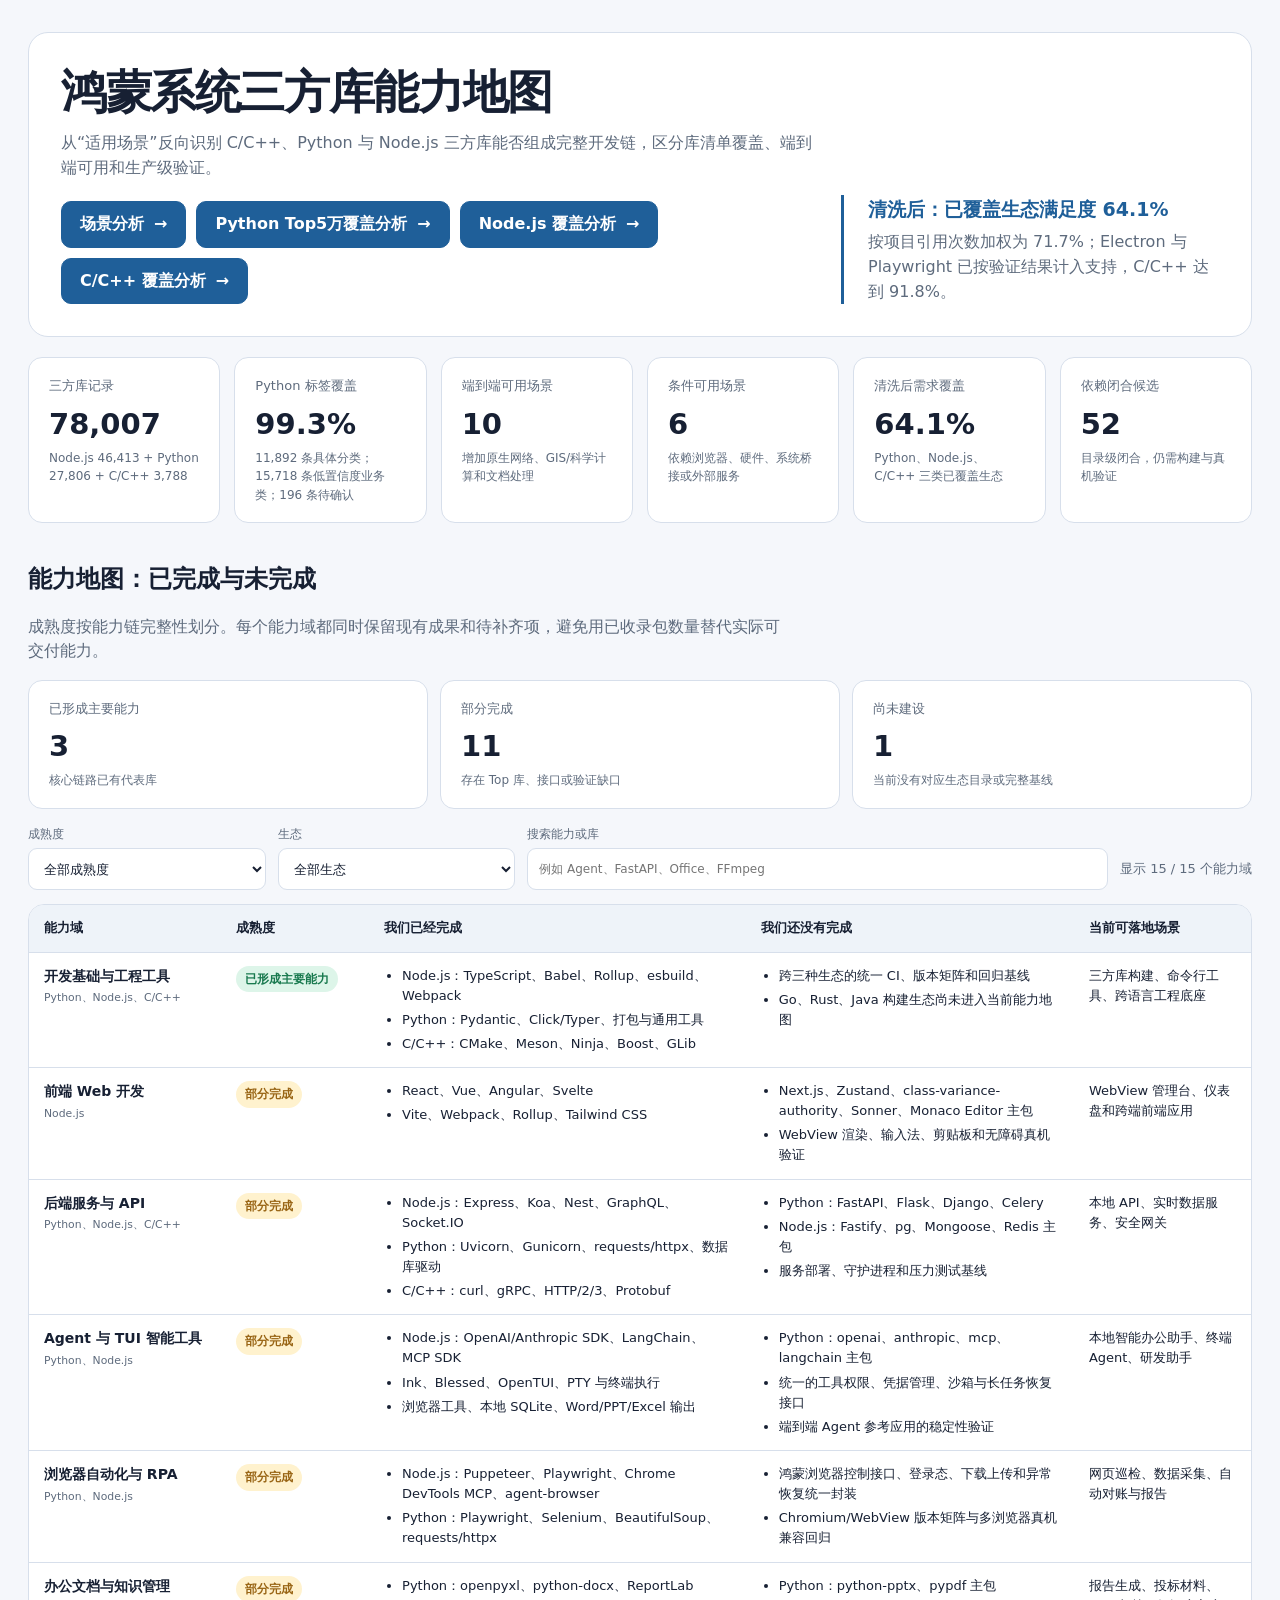
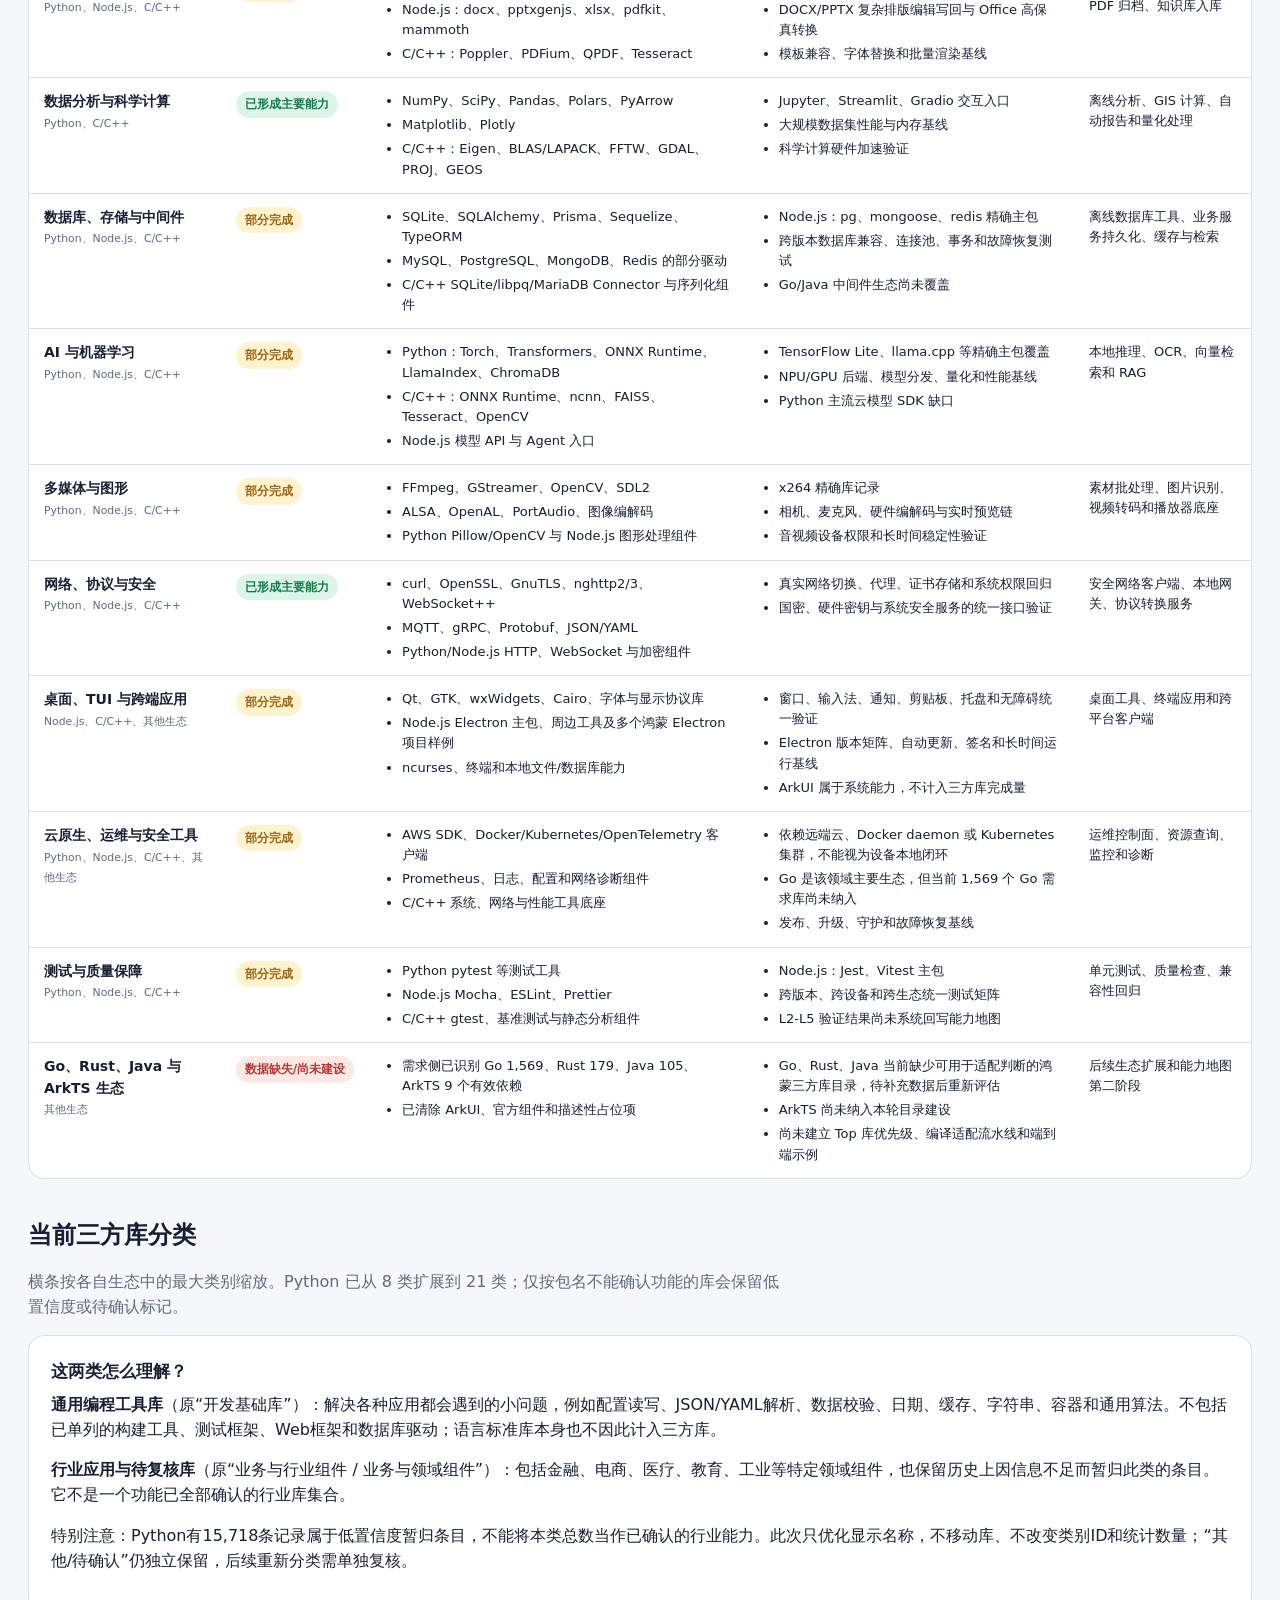
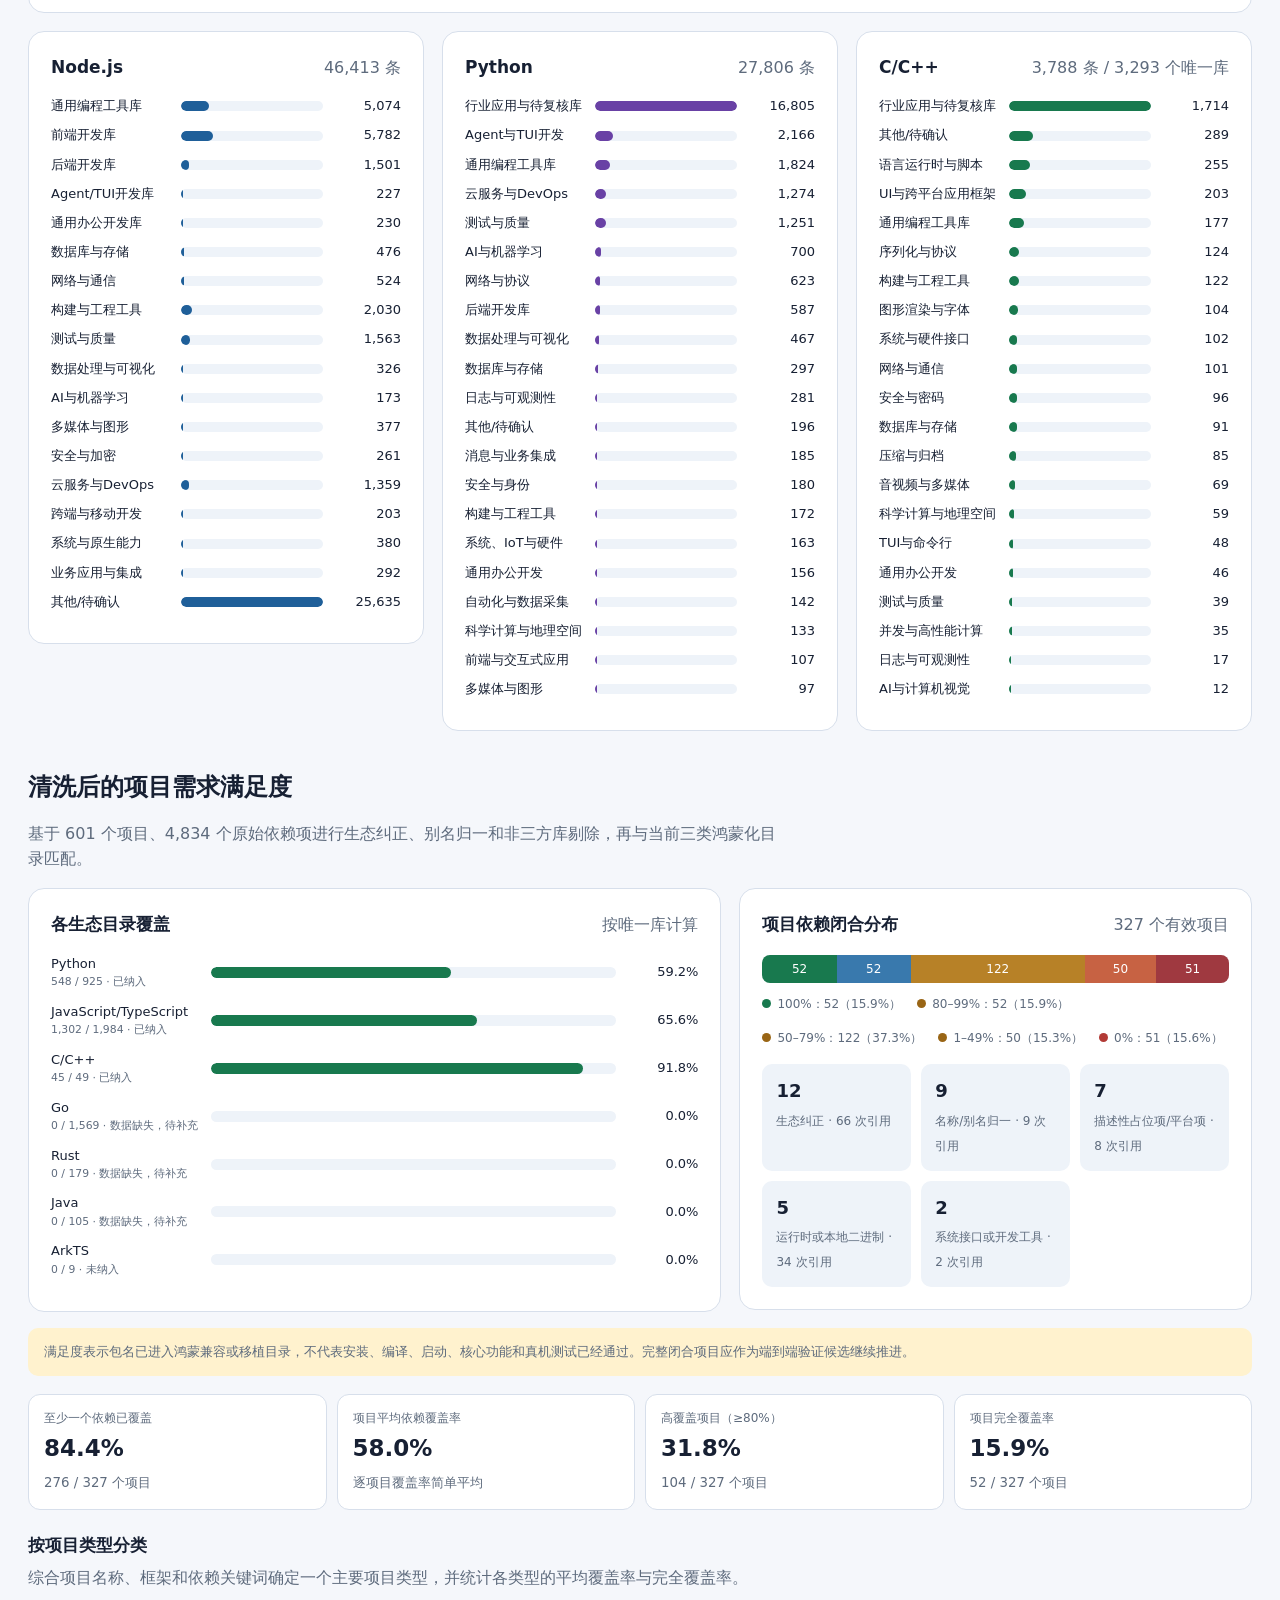
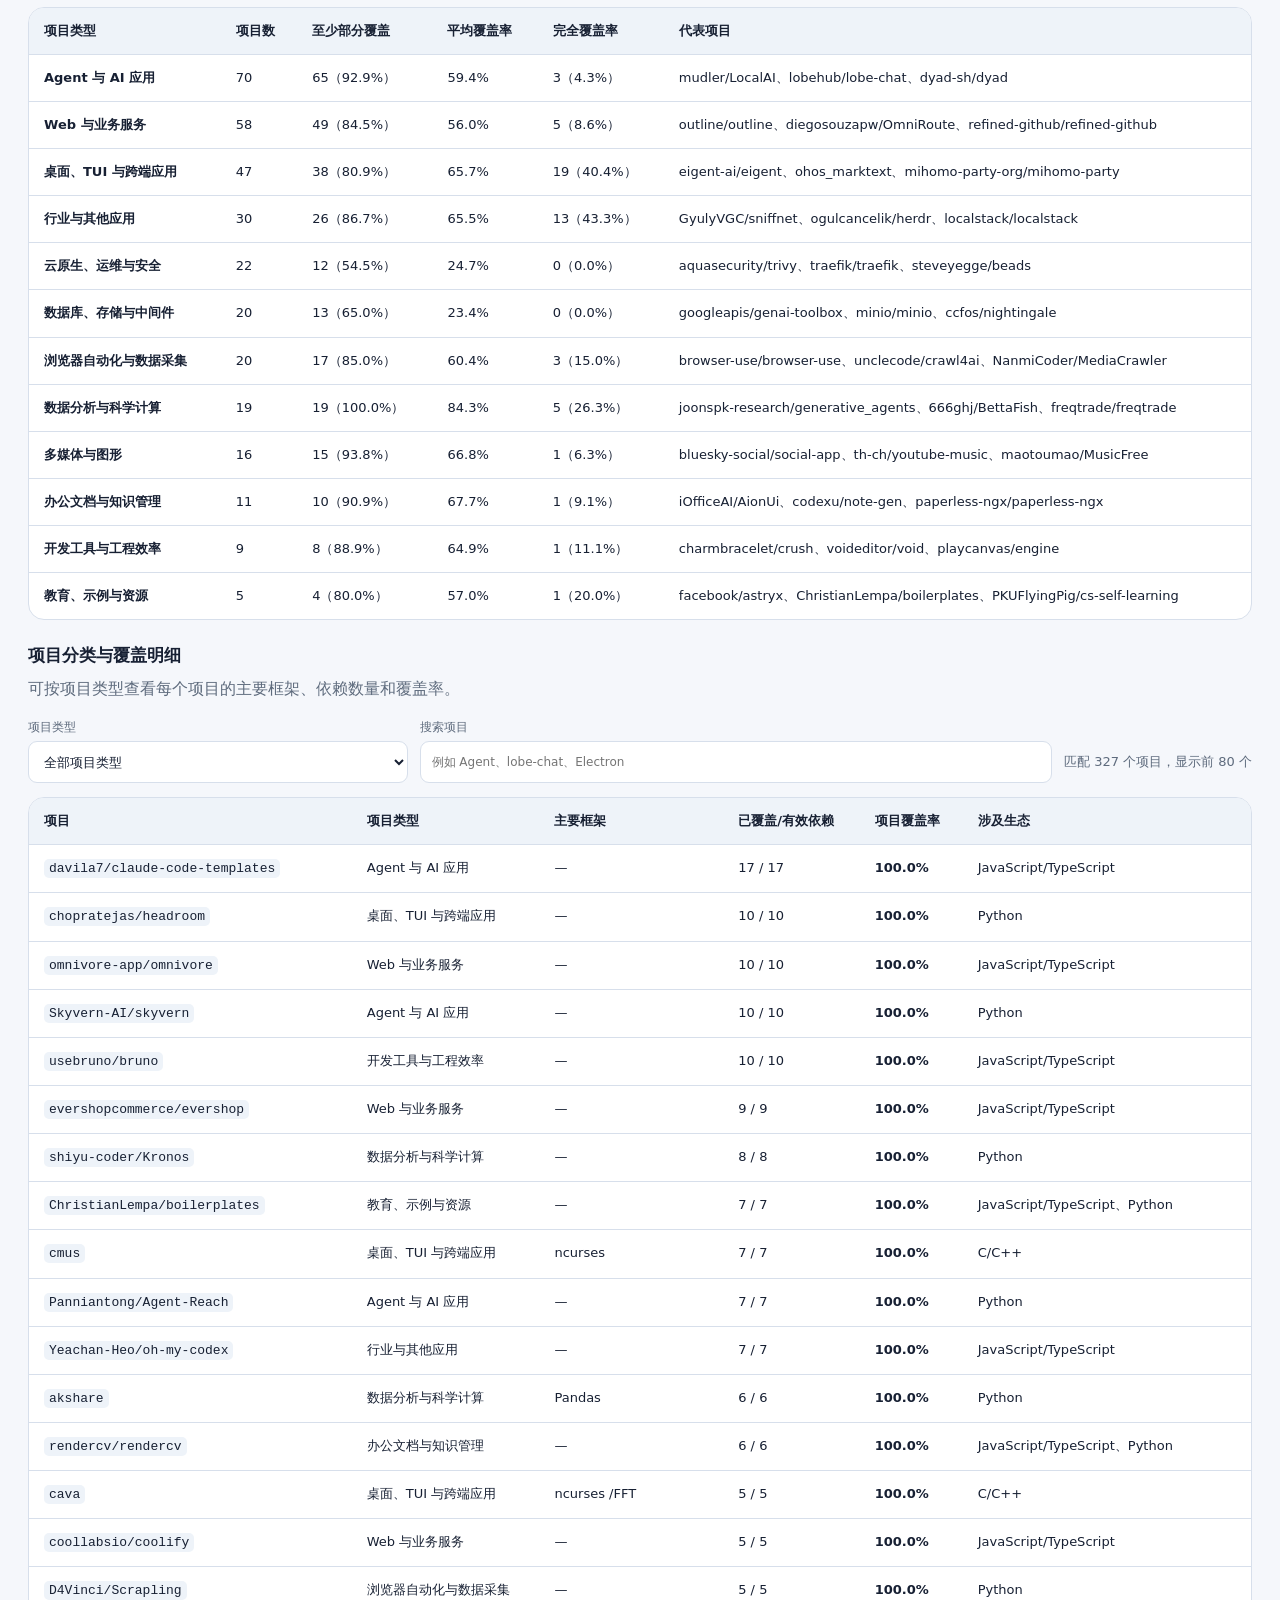
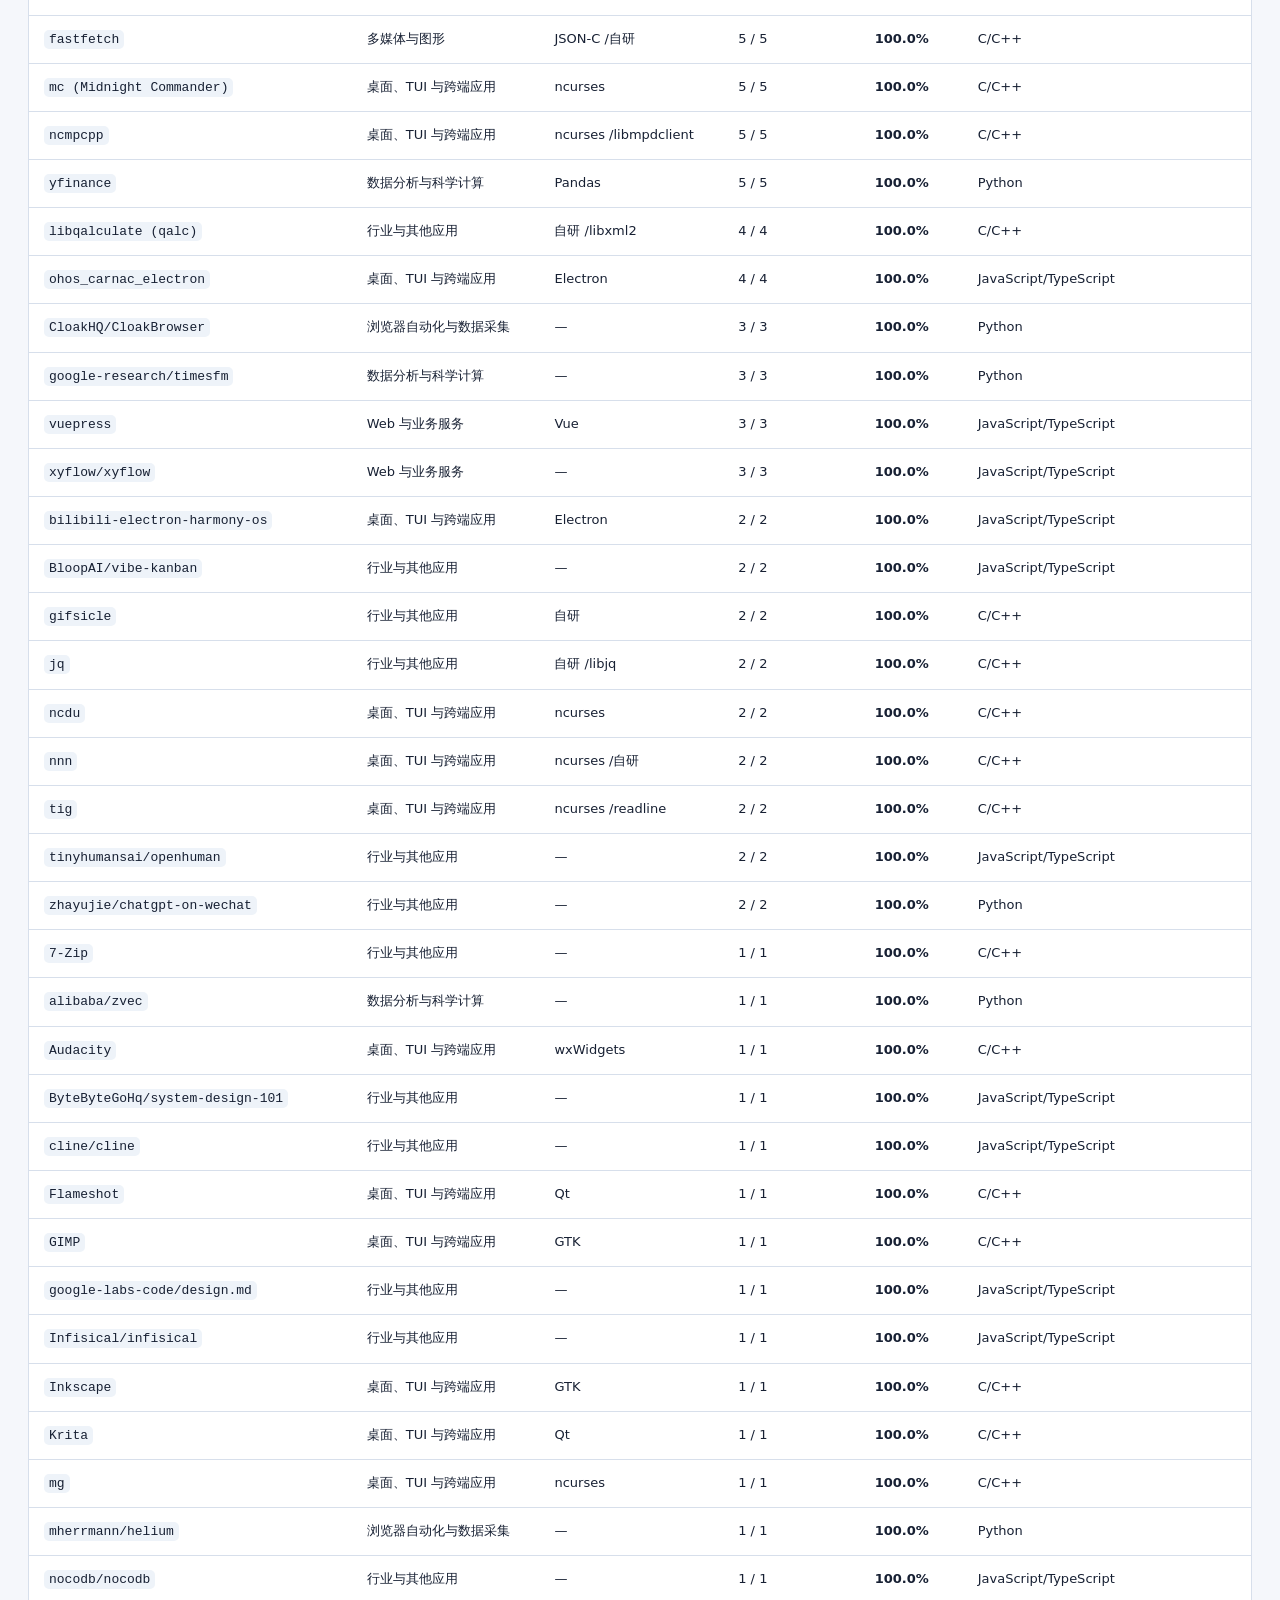
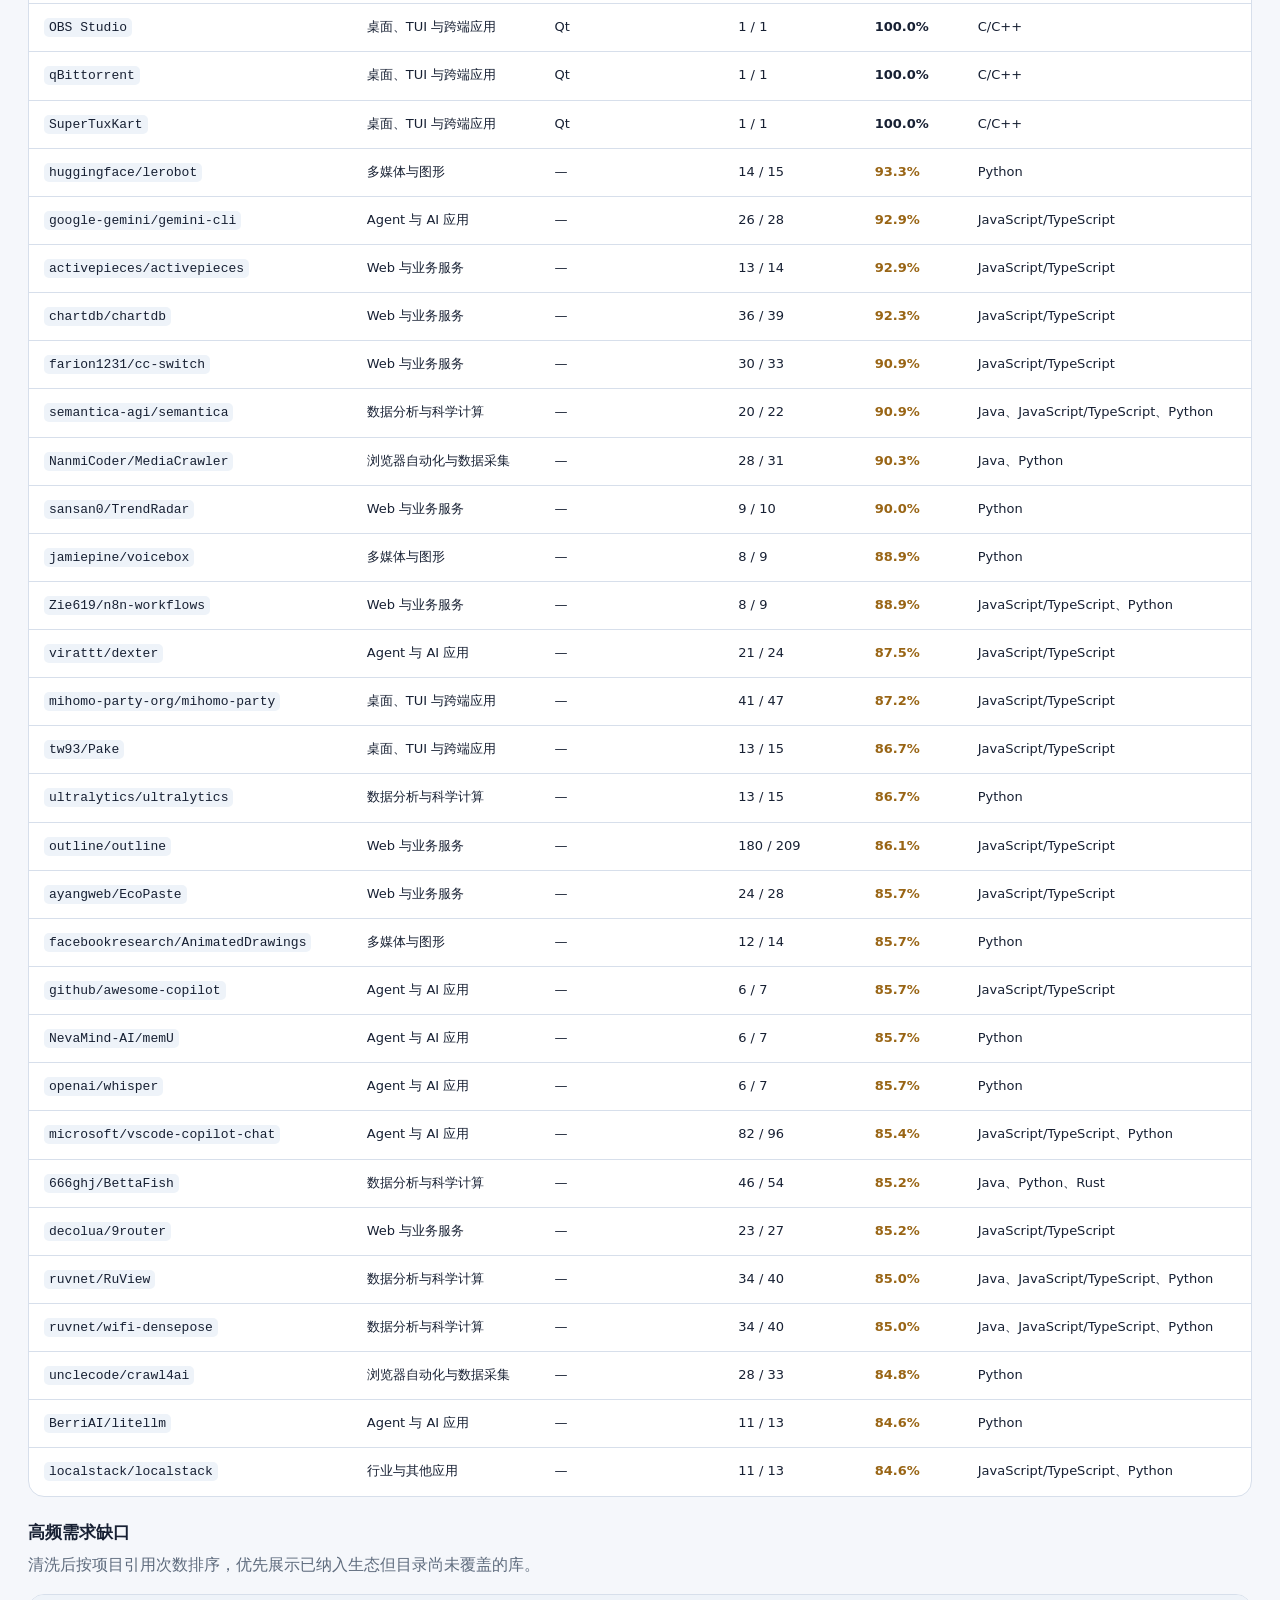
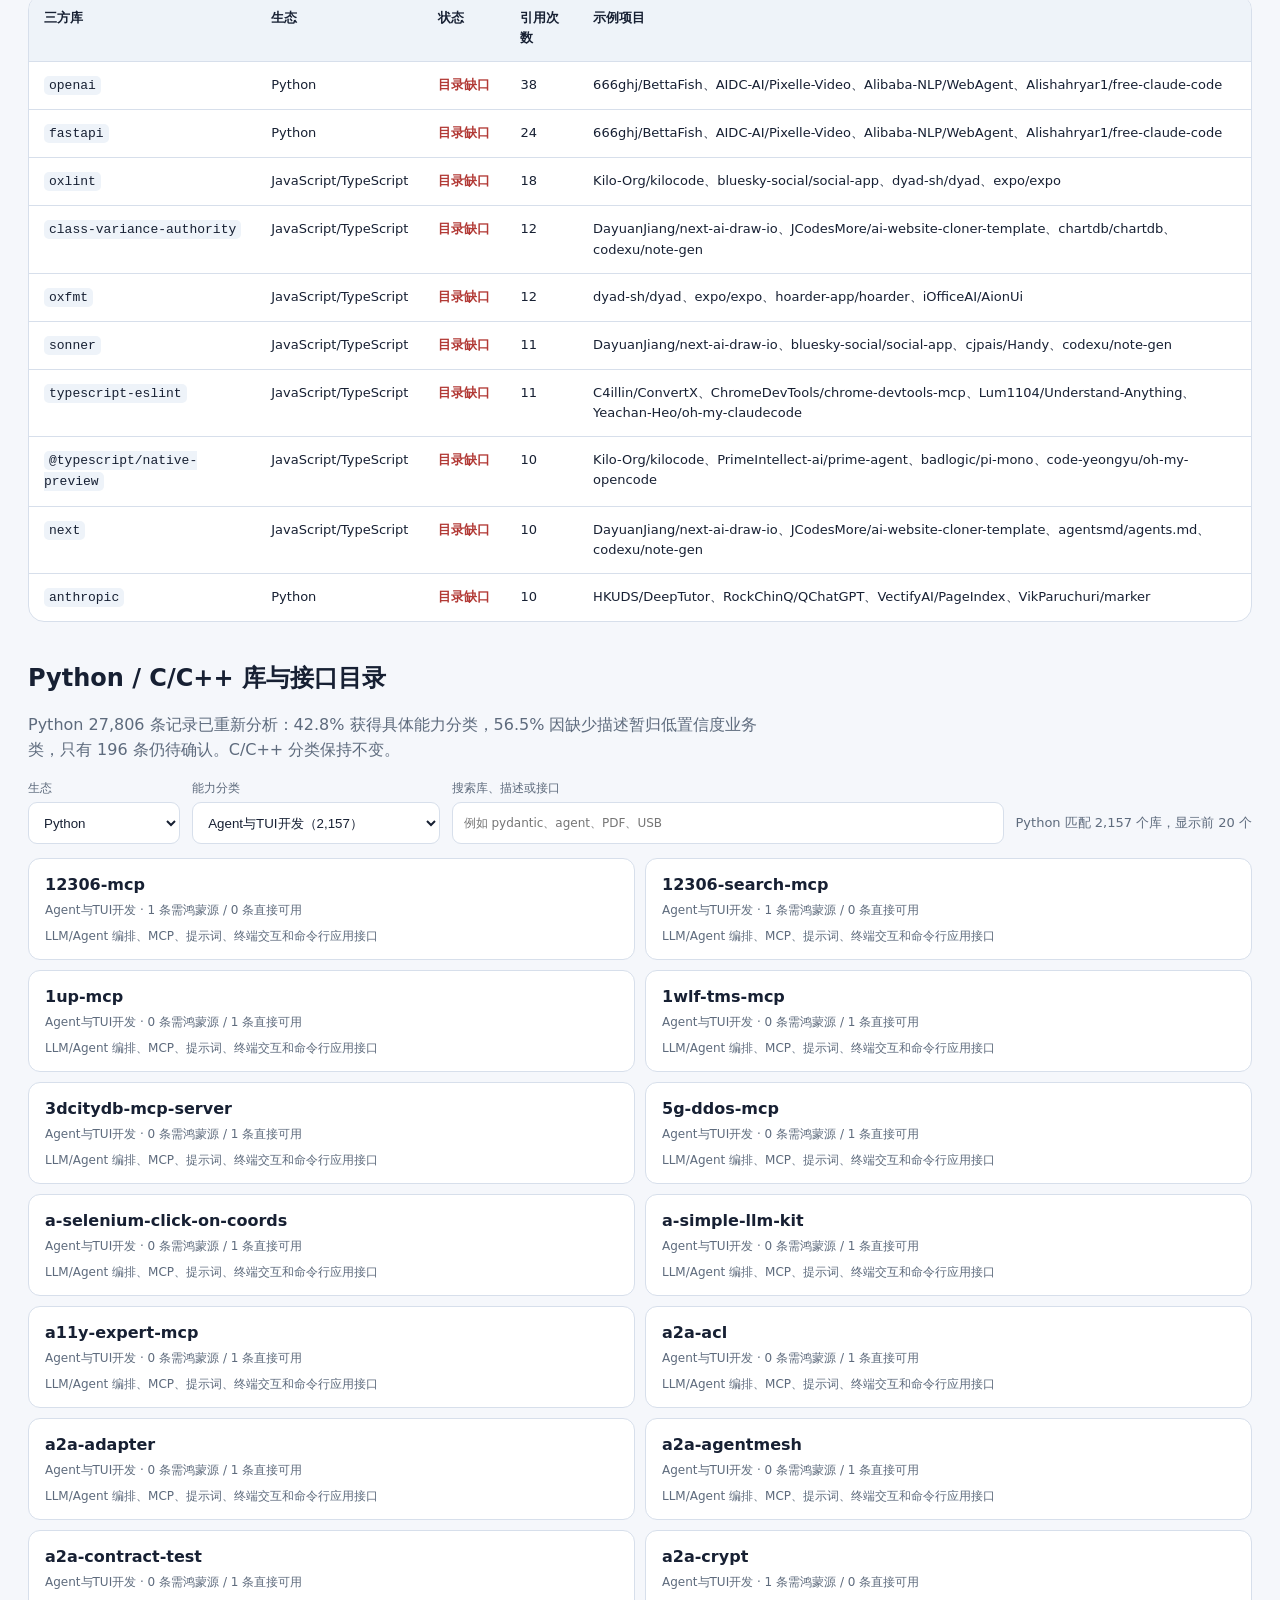
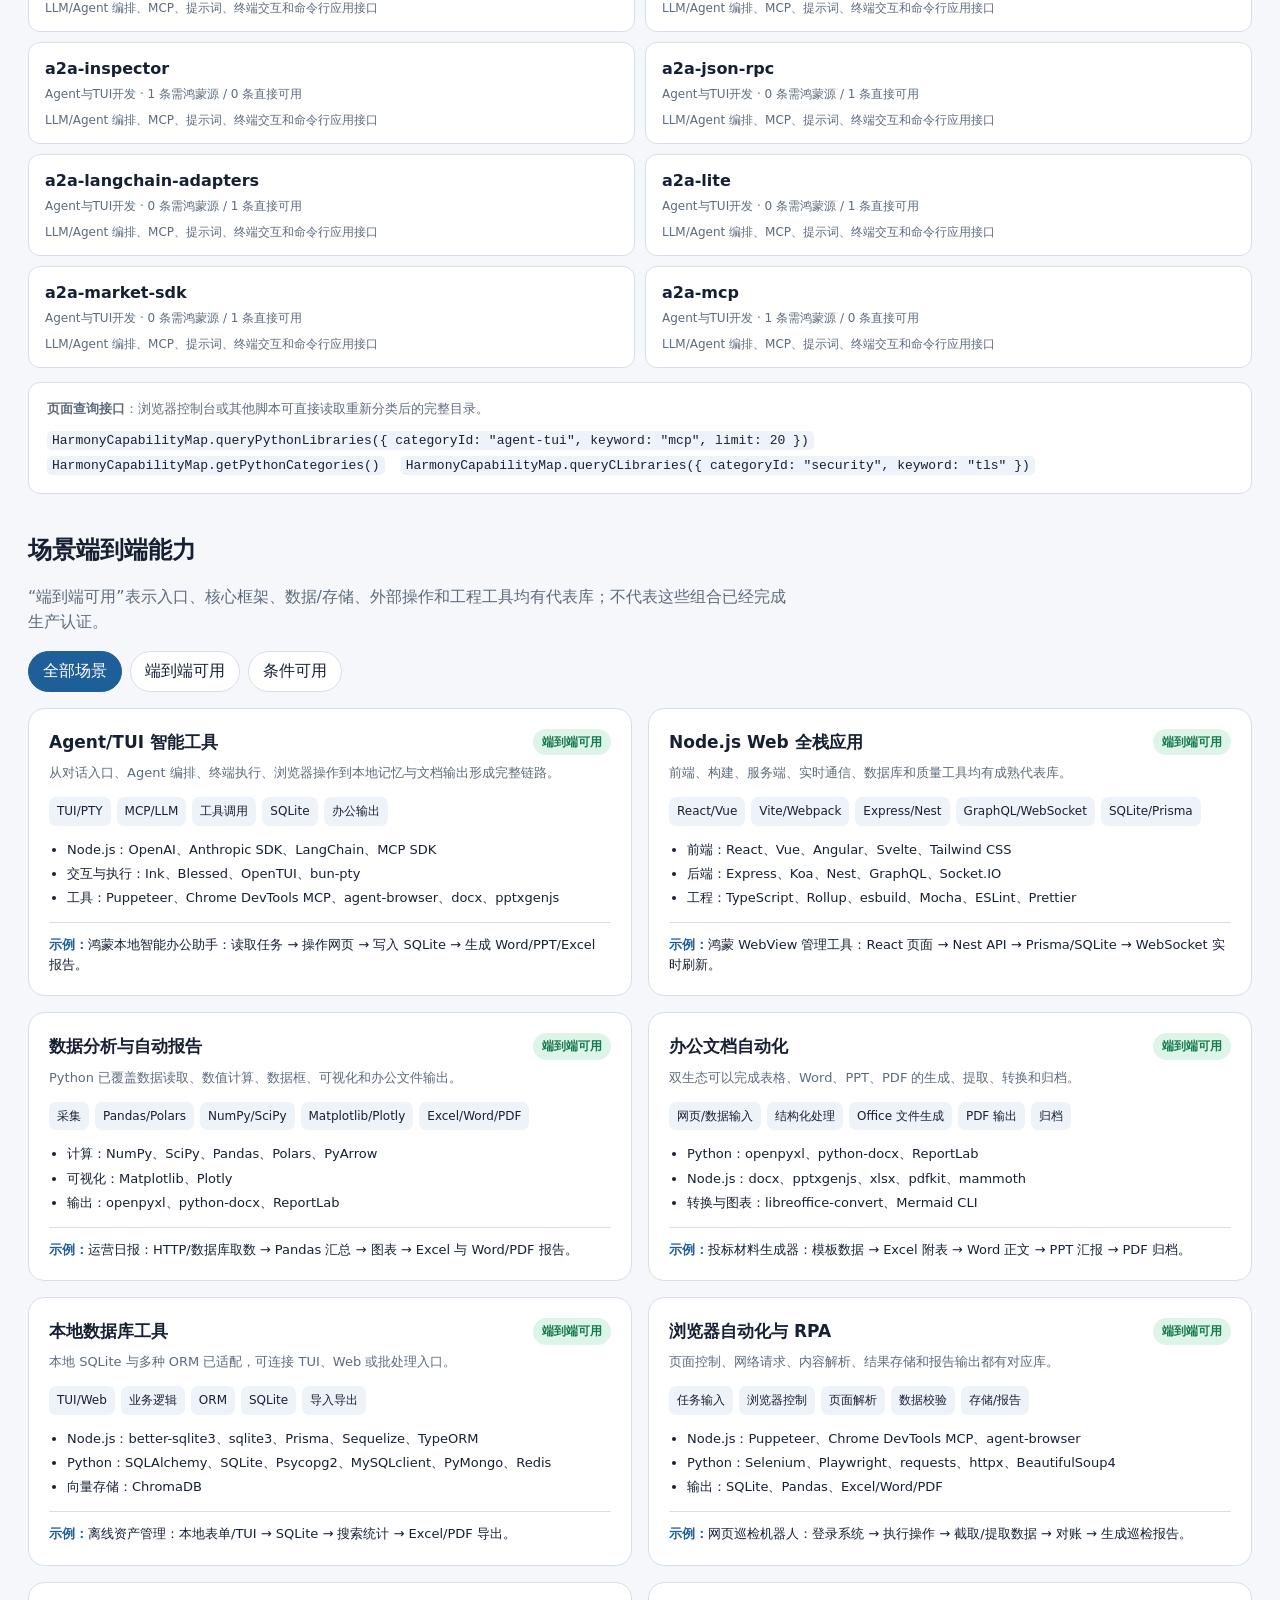
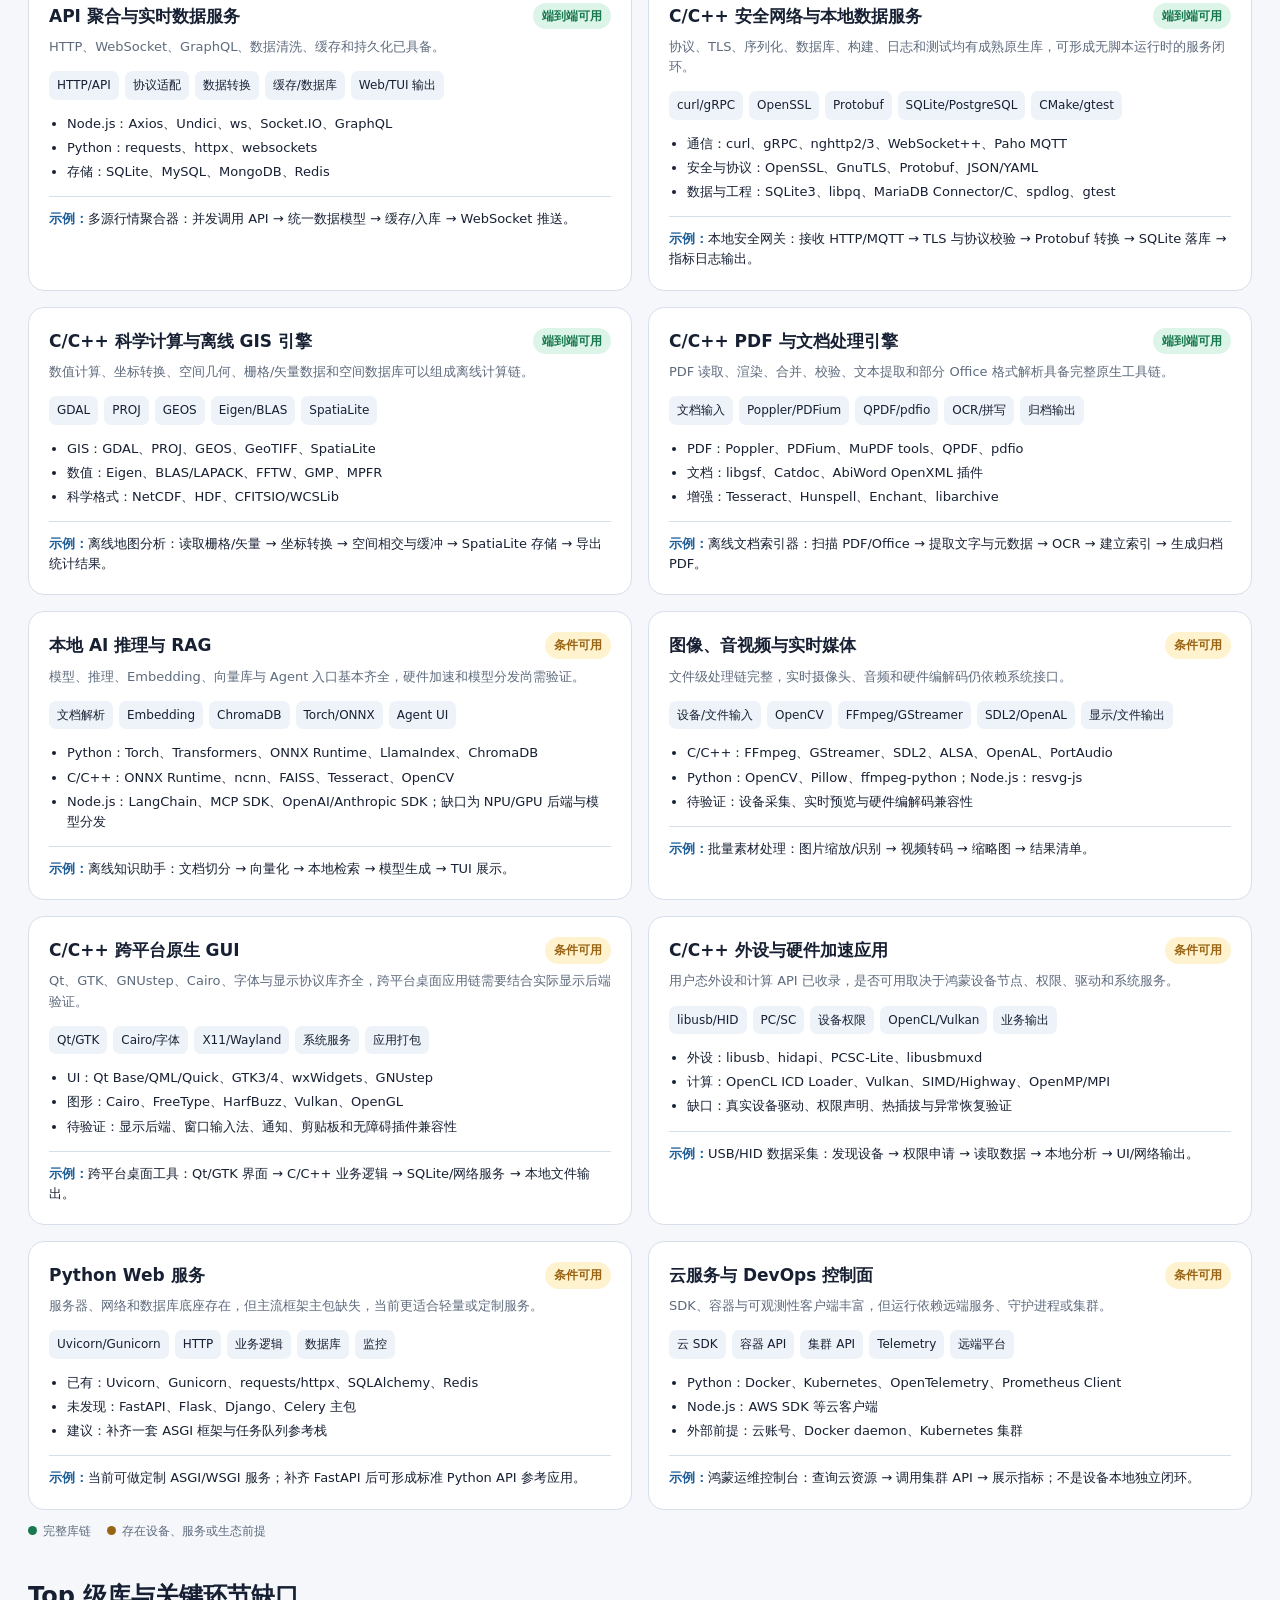
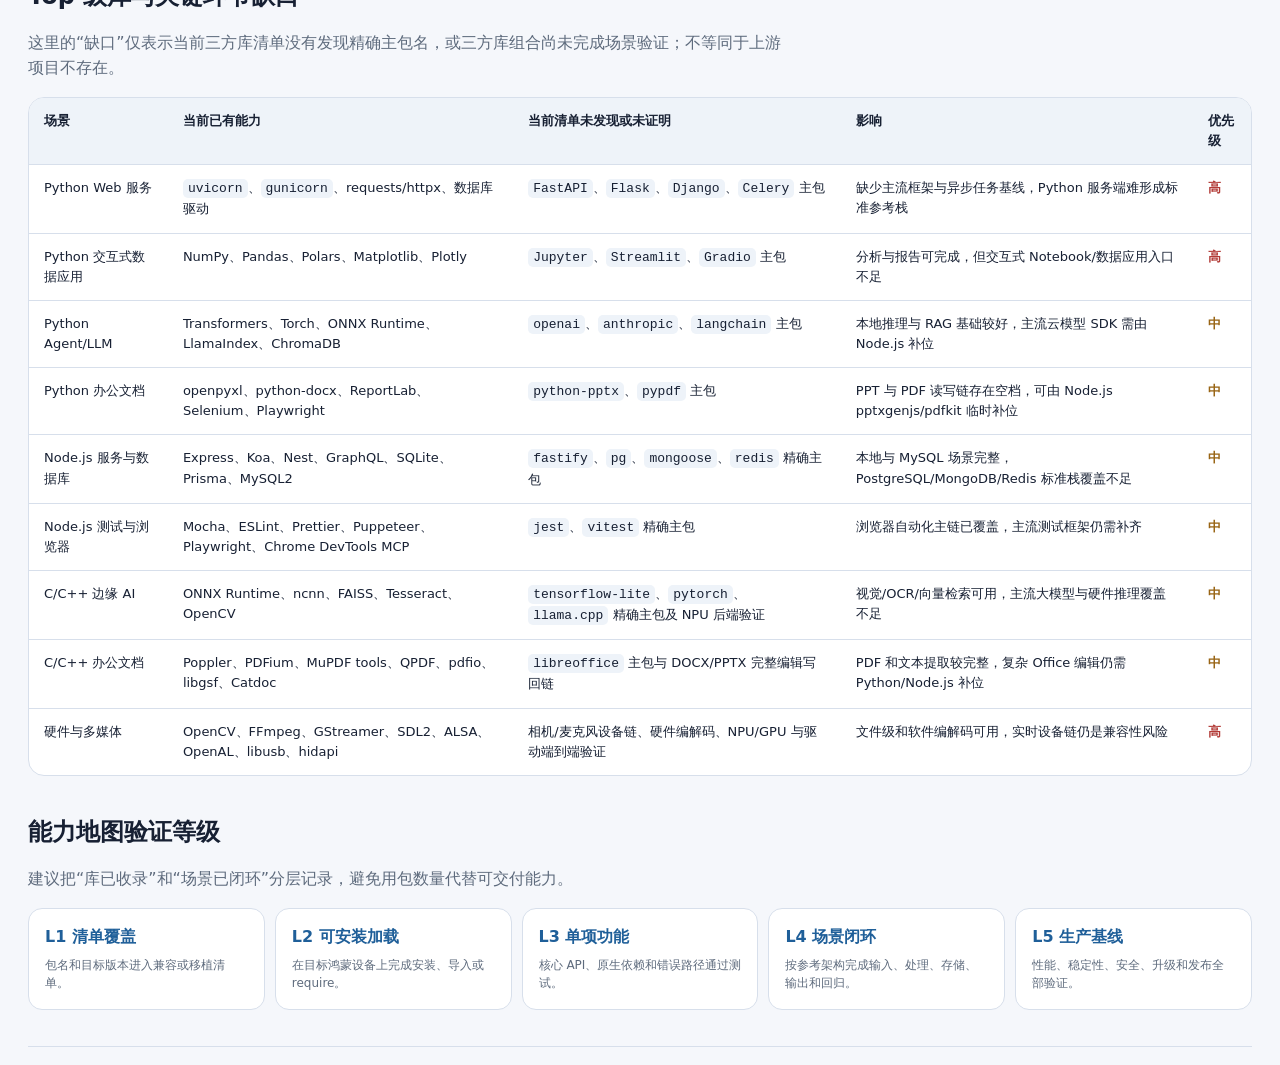
<file: index.html>
<!doctype html>
<html lang="zh-CN">
<head>
  <meta charset="utf-8">
  <meta name="viewport" content="width=device-width, initial-scale=1">
  <title>鸿蒙系统三方库能力地图</title>
  <style>
    :root {
      color-scheme: light dark;
      --bg: light-dark(#f5f7fb, #0c111b);
      --surface: light-dark(#ffffff, #151c29);
      --surface-2: light-dark(#eef3f9, #1d2736);
      --text: light-dark(#172033, #ecf1f8);
      --muted: light-dark(#5e6b7d, #aeb9c8);
      --border: light-dark(#d7dfeb, #344155);
      --blue: light-dark(#1f5f99, #76b7f0);
      --blue-soft: light-dark(#e2effa, #193651);
      --green: light-dark(#18794e, #57d79a);
      --green-soft: light-dark(#ddf5e9, #153d2d);
      --amber: light-dark(#996515, #f2c66d);
      --amber-soft: light-dark(#fff2ce, #493817);
      --red: light-dark(#b23a36, #ff8b86);
      --red-soft: light-dark(#fde8e6, #4c2426);
      --purple: light-dark(#6941a5, #c5a2ff);
      --shadow: light-dark(0 12px 32px rgba(27, 51, 84, .09), 0 12px 32px rgba(0, 0, 0, .24));
    }

    * { box-sizing: border-box; }
    body {
      margin: 0;
      background: var(--bg);
      color: var(--text);
      font-family: Inter, "Noto Sans SC", "Microsoft YaHei", system-ui, sans-serif;
      line-height: 1.55;
    }
    button, input { font: inherit; }
    .page { max-width: 1460px; margin: 0 auto; padding: 32px 28px 56px; }
    .hero {
      display: grid;
      grid-template-columns: minmax(0, 1.5fr) minmax(300px, .75fr);
      gap: 24px;
      align-items: end;
      padding: 32px;
      background: var(--surface);
      border: 1px solid var(--border);
      border-radius: 20px;
      box-shadow: var(--shadow);
    }
    h1, h2, h3, p { margin-top: 0; }
    h1 { margin-bottom: 12px; font-size: clamp(28px, 4vw, 46px); line-height: 1.18; letter-spacing: -.03em; }
    h2 { margin: 0 0 16px; font-size: 24px; }
    h3 { margin-bottom: 8px; font-size: 17px; }
    .lead { max-width: 760px; margin-bottom: 0; color: var(--muted); font-size: 16px; }
    .hero-actions { display: flex; flex-wrap: wrap; gap: 10px; margin-top: 20px; }
    .scenario-link { display: inline-flex; align-items: center; gap: 10px; min-height: 44px; padding: 10px 18px; border: 1px solid var(--blue); border-radius: 10px; background: var(--blue); color: var(--surface); font-weight: 600; text-decoration: none; }
    .scenario-link:hover { background: var(--blue-soft); color: var(--blue); }
    .scenario-link:focus-visible { outline: 3px solid var(--blue); outline-offset: 4px; }
    .hero-summary { padding-left: 24px; border-left: 3px solid var(--blue); }
    .hero-summary strong { display: block; margin-bottom: 6px; font-size: 19px; color: var(--blue); }
    .hero-summary p { margin: 0; color: var(--muted); }
    .metrics { display: grid; grid-template-columns: repeat(auto-fit, minmax(190px, 1fr)); gap: 14px; margin: 20px 0 36px; }
    .metric { padding: 18px 20px; background: var(--surface); border: 1px solid var(--border); border-radius: 14px; }
    .metric-label { color: var(--muted); font-size: 13px; }
    .metric-value { margin: 5px 0 2px; font-size: 29px; font-weight: 700; font-variant-numeric: tabular-nums; }
    .metric-note { color: var(--muted); font-size: 12px; }
    section { margin-top: 38px; }
    .section-head { display: flex; justify-content: space-between; gap: 20px; align-items: end; margin-bottom: 16px; }
    .section-head p { max-width: 760px; margin-bottom: 0; color: var(--muted); }
    .ecosystems { display: grid; grid-template-columns: repeat(3, minmax(0, 1fr)); gap: 18px; align-items: start; }
    .panel { padding: 22px; background: var(--surface); border: 1px solid var(--border); border-radius: 16px; }
    .panel-head { display: flex; justify-content: space-between; align-items: baseline; gap: 12px; margin-bottom: 16px; }
    .panel-head h3 { margin: 0; }
    .panel-total { color: var(--muted); font-variant-numeric: tabular-nums; }
    .bar-row { display: grid; grid-template-columns: minmax(120px, 1fr) 3.2fr 68px; gap: 10px; align-items: center; margin: 9px 0; }
    .bar-label { overflow: hidden; text-overflow: ellipsis; white-space: nowrap; font-size: 13px; }
    .bar-track { height: 10px; overflow: hidden; background: var(--surface-2); border-radius: 999px; }
    .bar-fill { height: 100%; min-width: 2px; background: var(--blue); border-radius: inherit; }
    .python .bar-fill { background: var(--purple); }
    .c-cpp .bar-fill { background: var(--green); }
    .bar-value { text-align: right; font-size: 13px; font-variant-numeric: tabular-nums; }
    .controls { display: flex; flex-wrap: wrap; gap: 8px; margin-bottom: 16px; }
    .filter {
      min-height: 38px;
      padding: 7px 14px;
      color: var(--text);
      background: var(--surface);
      border: 1px solid var(--border);
      border-radius: 999px;
      cursor: pointer;
    }
    .filter[aria-pressed="true"] { color: light-dark(#fff, #0c111b); background: var(--blue); border-color: var(--blue); }
    .scenario-grid { display: grid; grid-template-columns: repeat(2, minmax(0, 1fr)); gap: 16px; }
    .scenario {
      position: relative;
      padding: 20px;
      background: var(--surface);
      border: 1px solid var(--border);
      border-radius: 16px;
    }
    .scenario[hidden] { display: none; }
    .scenario-top { display: flex; justify-content: space-between; gap: 12px; align-items: flex-start; }
    .status { flex: 0 0 auto; padding: 4px 9px; border-radius: 999px; font-size: 12px; font-weight: 600; }
    .status.ready { color: var(--green); background: var(--green-soft); }
    .status.conditional { color: var(--amber); background: var(--amber-soft); }
    .status.gap { color: var(--red); background: var(--red-soft); }
    .scenario p { color: var(--muted); font-size: 13px; }
    .chain { display: flex; flex-wrap: wrap; gap: 6px; margin: 14px 0; }
    .chain span { padding: 5px 8px; background: var(--surface-2); border-radius: 7px; font-size: 12px; }
    .packages { margin: 0; padding-left: 18px; font-size: 13px; }
    .packages li + li { margin-top: 4px; }
    .example { margin-top: 14px; padding-top: 12px; border-top: 1px solid var(--border); font-size: 13px; }
    .example strong { color: var(--blue); }
    .table-wrap { overflow-x: auto; background: var(--surface); border: 1px solid var(--border); border-radius: 16px; }
    table { width: 100%; border-collapse: collapse; min-width: 980px; }
    th, td { padding: 13px 15px; text-align: left; vertical-align: top; border-bottom: 1px solid var(--border); }
    th { background: var(--surface-2); font-size: 13px; font-weight: 650; }
    td { font-size: 13px; }
    tr:last-child td { border-bottom: 0; }
    code { padding: 2px 5px; background: var(--surface-2); border-radius: 5px; color: var(--text); }
    .priority { white-space: nowrap; font-weight: 650; }
    .priority.high { color: var(--red); }
    .priority.medium { color: var(--amber); }
    .legend { display: flex; flex-wrap: wrap; gap: 16px; margin-top: 12px; color: var(--muted); font-size: 12px; }
    .dot { display: inline-block; width: 9px; height: 9px; margin-right: 6px; border-radius: 50%; }
    .dot.ready { background: var(--green); }
    .dot.conditional { background: var(--amber); }
    .dot.gap { background: var(--red); }
    .method { display: grid; grid-template-columns: repeat(5, 1fr); gap: 10px; counter-reset: levels; }
    .level { padding: 16px; background: var(--surface); border: 1px solid var(--border); border-radius: 14px; }
    .level strong { display: block; margin-bottom: 6px; color: var(--blue); }
    .level p { margin: 0; color: var(--muted); font-size: 12px; }
    .catalog-controls { display: grid; grid-template-columns: minmax(130px, .4fr) minmax(180px, .65fr) minmax(260px, 1.45fr) auto; gap: 12px; align-items: end; margin-bottom: 14px; }
    .field { display: grid; gap: 5px; color: var(--muted); font-size: 12px; }
    .field select, .field input { width: 100%; min-height: 42px; padding: 8px 11px; color: var(--text); background: var(--surface); border: 1px solid var(--border); border-radius: 9px; }
    .result-count { min-height: 42px; display: flex; align-items: center; justify-content: flex-end; color: var(--muted); font-size: 13px; font-variant-numeric: tabular-nums; }
    .library-list { display: grid; grid-template-columns: repeat(2, minmax(0, 1fr)); gap: 10px; }
    .library-row { padding: 14px 16px; background: var(--surface); border: 1px solid var(--border); border-radius: 12px; }
    .library-row strong { display: block; margin-bottom: 3px; overflow-wrap: anywhere; }
    .library-meta { color: var(--muted); font-size: 12px; }
    .library-desc { margin: 7px 0 0; color: var(--muted); font-size: 12px; }
    .api-note { margin-top: 14px; padding: 16px 18px; background: var(--surface); border: 1px solid var(--border); border-radius: 12px; }
    .api-note p { margin: 0 0 8px; color: var(--muted); font-size: 13px; }
    .api-note code { overflow-wrap: anywhere; }
    .satisfaction-grid { display: grid; grid-template-columns: 1.15fr .85fr; gap: 18px; align-items: start; }
    .coverage-row { display: grid; grid-template-columns: minmax(145px, 1fr) 2.7fr 72px; gap: 10px; align-items: center; margin: 11px 0; }
    .coverage-label { font-size: 13px; }
    .coverage-label small { display: block; color: var(--muted); }
    .coverage-track { height: 11px; overflow: hidden; background: var(--surface-2); border-radius: 999px; }
    .coverage-fill { height: 100%; background: var(--green); border-radius: inherit; }
    .coverage-value { text-align: right; font-size: 13px; font-variant-numeric: tabular-nums; }
    .project-stack { display: flex; height: 28px; margin: 17px 0 11px; overflow: hidden; border-radius: 8px; background: var(--surface-2); }
    .project-stack span { display: flex; min-width: 2px; align-items: center; justify-content: center; color: #fff; font-size: 12px; }
    .project-stack span:nth-child(1) { background: #18794e; }
    .project-stack span:nth-child(2) { background: #3979ad; }
    .project-stack span:nth-child(3) { background: #b78127; }
    .project-stack span:nth-child(4) { background: #c76243; }
    .project-stack span:nth-child(5) { background: #9f3940; }
    .cleaning-summary { display: grid; grid-template-columns: repeat(3, minmax(0, 1fr)); gap: 10px; margin-top: 16px; }
    .cleaning-item { padding: 13px 14px; background: var(--surface-2); border-radius: 10px; }
    .cleaning-item strong { display: block; margin-bottom: 3px; font-size: 18px; }
    .cleaning-item span { color: var(--muted); font-size: 12px; }
    .project-kpis { display: grid; grid-template-columns: repeat(4, minmax(0, 1fr)); gap: 10px; margin: 18px 0; }
    .project-kpi { padding: 14px 15px; background: var(--surface); border: 1px solid var(--border); border-radius: 12px; }
    .project-kpi span { display: block; color: var(--muted); font-size: 12px; }
    .project-kpi strong { display: block; margin: 3px 0; font-size: 23px; font-variant-numeric: tabular-nums; }
    .project-kpi small { color: var(--muted); }
    .satisfaction-note { margin-top: 16px; padding: 14px 16px; color: var(--muted); background: var(--amber-soft); border-radius: 10px; font-size: 13px; }
    .capability-controls { display: grid; grid-template-columns: minmax(170px, .45fr) minmax(170px, .45fr) minmax(260px, 1.1fr) auto; gap: 12px; align-items: end; margin-bottom: 14px; }
    .maturity { display: inline-block; padding: 4px 9px; border-radius: 999px; white-space: nowrap; font-size: 12px; font-weight: 600; }
    .maturity.ready { color: var(--green); background: var(--green-soft); }
    .maturity.partial { color: var(--amber); background: var(--amber-soft); }
    .maturity.missing { color: var(--red); background: var(--red-soft); }
    .ability-list { margin: 0; padding-left: 18px; }
    .ability-list li + li { margin-top: 4px; }
    .domain-name { min-width: 150px; }
    .domain-name strong { display: block; font-size: 14px; }
    .domain-name small { color: var(--muted); }
    .capability-summary { display: grid; grid-template-columns: repeat(3, minmax(0, 1fr)); gap: 12px; margin-bottom: 16px; }
    .capability-summary .metric { margin: 0; }
    footer { margin-top: 36px; padding-top: 18px; border-top: 1px solid var(--border); color: var(--muted); font-size: 12px; }
    @media (max-width: 960px) {
      .hero { grid-template-columns: 1fr; }
      .hero-summary { padding-left: 0; padding-top: 16px; border-left: 0; border-top: 3px solid var(--blue); }
      .metrics { grid-template-columns: repeat(2, 1fr); }
      .ecosystems, .scenario-grid, .satisfaction-grid { grid-template-columns: 1fr; }
      .catalog-controls { grid-template-columns: 1fr 1fr; }
      .capability-controls { grid-template-columns: 1fr 1fr; }
      .result-count { justify-content: flex-start; }
      .method { grid-template-columns: repeat(2, 1fr); }
      .project-kpis { grid-template-columns: repeat(2, minmax(0, 1fr)); }
    }
    @media (max-width: 560px) {
      .page { padding: 18px 14px 36px; }
      .hero { padding: 22px; }
      .metrics { grid-template-columns: 1fr; }
      .section-head { display: block; }
      .bar-row { grid-template-columns: 120px 1fr 58px; }
      .method { grid-template-columns: 1fr; }
      .catalog-controls, .capability-controls, .library-list, .cleaning-summary, .project-kpis, .capability-summary { grid-template-columns: 1fr; }
    }
  </style>
</head>
<body>
  <main class="page">
    <header class="hero">
      <div>
        <h1>鸿蒙系统三方库能力地图</h1>
        <p class="lead">从“适用场景”反向识别 C/C++、Python 与 Node.js 三方库能否组成完整开发链，区分库清单覆盖、端到端可用和生产级验证。</p>
        <nav class="hero-actions" aria-label="页面导航">
          <a class="scenario-link" href="index-v1.html">场景分析 <span aria-hidden="true">→</span></a>
          <a class="scenario-link" href="python-top50k.html">Python Top5万覆盖分析 <span aria-hidden="true">→</span></a>
          <a class="scenario-link" href="nodejs-coverage.html">Node.js 覆盖分析 <span aria-hidden="true">→</span></a>
          <a class="scenario-link" href="cpp-coverage.html">C/C++ 覆盖分析 <span aria-hidden="true">→</span></a>
        </nav>
      </div>
      <div class="hero-summary">
        <strong>清洗后：已覆盖生态满足度 64.1%</strong>
        <p>按项目引用次数加权为 71.7%；Electron 与 Playwright 已按验证结果计入支持，C/C++ 达到 91.8%。</p>
      </div>
    </header>

    <div class="metrics" aria-label="能力地图摘要">
      <div class="metric"><div class="metric-label">三方库记录</div><div class="metric-value">78,007</div><div class="metric-note">Node.js 46,413 + Python 27,806 + C/C++ 3,788</div></div>
      <div class="metric"><div class="metric-label">Python 标签覆盖</div><div class="metric-value">99.3%</div><div class="metric-note">11,892 条具体分类；15,718 条低置信度业务类；196 条待确认</div></div>
      <div class="metric"><div class="metric-label">端到端可用场景</div><div class="metric-value">10</div><div class="metric-note">增加原生网络、GIS/科学计算和文档处理</div></div>
      <div class="metric"><div class="metric-label">条件可用场景</div><div class="metric-value">6</div><div class="metric-note">依赖浏览器、硬件、系统桥接或外部服务</div></div>
      <div class="metric"><div class="metric-label">清洗后需求覆盖</div><div class="metric-value" id="mapped-coverage-metric">64.1%</div><div class="metric-note">Python、Node.js、C/C++ 三类已覆盖生态</div></div>
      <div class="metric"><div class="metric-label">依赖闭合候选</div><div class="metric-value" id="full-project-metric">52</div><div class="metric-note">目录级闭合，仍需构建与真机验证</div></div>
    </div>

    <section aria-labelledby="capability-overview-title">
      <div class="section-head">
        <div><h2 id="capability-overview-title">能力地图：已完成与未完成</h2><p>成熟度按能力链完整性划分。每个能力域都同时保留现有成果和待补齐项，避免用已收录包数量替代实际可交付能力。</p></div>
      </div>
      <div class="capability-summary" aria-label="能力域成熟度摘要">
        <div class="metric"><div class="metric-label">已形成主要能力</div><div class="metric-value" id="cap-ready-count">—</div><div class="metric-note">核心链路已有代表库</div></div>
        <div class="metric"><div class="metric-label">部分完成</div><div class="metric-value" id="cap-partial-count">—</div><div class="metric-note">存在 Top 库、接口或验证缺口</div></div>
        <div class="metric"><div class="metric-label">尚未建设</div><div class="metric-value" id="cap-missing-count">—</div><div class="metric-note">当前没有对应生态目录或完整基线</div></div>
      </div>
      <div class="capability-controls">
        <label class="field">成熟度<select id="capability-status"><option value="all">全部成熟度</option><option value="ready">已形成主要能力</option><option value="partial">部分完成</option><option value="missing">尚未建设</option></select></label>
        <label class="field">生态<select id="capability-ecosystem"><option value="all">全部生态</option><option value="python">Python</option><option value="node">Node.js</option><option value="c">C/C++</option><option value="other">Go / Rust / Java / ArkTS</option></select></label>
        <label class="field">搜索能力或库<input id="capability-search" type="search" placeholder="例如 Agent、FastAPI、Office、FFmpeg"></label>
        <div class="result-count" id="capability-result-count" aria-live="polite"></div>
      </div>
      <div class="table-wrap">
        <table>
          <thead><tr><th>能力域</th><th>成熟度</th><th>我们已经完成</th><th>我们还没有完成</th><th>当前可落地场景</th></tr></thead>
          <tbody id="capability-map-table"></tbody>
        </table>
      </div>
    </section>

    <section aria-labelledby="classification-title">
      <div class="section-head">
        <div><h2 id="classification-title">当前三方库分类</h2><p>横条按各自生态中的最大类别缩放。Python 已从 8 类扩展到 21 类；仅按包名不能确认功能的库会保留低置信度或待确认标记。</p></div>
      </div>
      <div class="ecosystems">
        <!-- CATEGORY_LABEL_GUIDE_START -->
        <aside class="panel" style="grid-column: 1 / -1" aria-labelledby="category-guide-title">
          <h3 id="category-guide-title">这两类怎么理解？</h3>
          <p><strong>通用编程工具库</strong>（原“开发基础库”）：解决各种应用都会遇到的小问题，例如配置读写、JSON/YAML解析、数据校验、日期、缓存、字符串、容器和通用算法。不包括已单列的构建工具、测试框架、Web框架和数据库驱动；语言标准库本身也不因此计入三方库。</p>
          <p><strong>行业应用与待复核库</strong>（原“业务与行业组件 / 业务与领域组件”）：包括金融、电商、医疗、教育、工业等特定领域组件，也保留历史上因信息不足而暂归此类的条目。它不是一个功能已全部确认的行业库集合。</p>
          <p>特别注意：Python有15,718条记录属于低置信度暂归条目，不能将本类总数当作已确认的行业能力。此次只优化显示名称，不移动库、不改变类别ID和统计数量；“其他/待确认”仍独立保留，后续重新分类需单独复核。</p>
        </aside>
        <!-- CATEGORY_LABEL_GUIDE_END -->
        <div class="panel node">
          <div class="panel-head"><h3>Node.js</h3><span class="panel-total">46,413 条</span></div>
          <div id="node-bars"></div>
        </div>
        <div class="panel python">
          <div class="panel-head"><h3>Python</h3><span class="panel-total">27,806 条</span></div>
          <div id="python-bars"></div>
        </div>
        <div class="panel c-cpp">
          <div class="panel-head"><h3>C/C++</h3><span class="panel-total">3,788 条 / 3,293 个唯一库</span></div>
          <div id="c-bars"></div>
        </div>
      </div>
    </section>

    <section aria-labelledby="satisfaction-title">
      <div class="section-head">
        <div><h2 id="satisfaction-title">清洗后的项目需求满足度</h2><p>基于 601 个项目、4,834 个原始依赖项进行生态纠正、别名归一和非三方库剔除，再与当前三类鸿蒙化目录匹配。</p></div>
      </div>
      <div class="satisfaction-grid">
        <div class="panel">
          <div class="panel-head"><h3>各生态目录覆盖</h3><span class="panel-total">按唯一库计算</span></div>
          <div id="satisfaction-bars"></div>
        </div>
        <div class="panel">
          <div class="panel-head"><h3>项目依赖闭合分布</h3><span class="panel-total" id="project-total"></span></div>
          <div class="project-stack" id="project-stack" aria-label="项目满足度分布"></div>
          <div class="legend" id="project-bin-legend"></div>
          <div class="cleaning-summary" id="cleaning-summary"></div>
        </div>
      </div>
      <div class="satisfaction-note">满足度表示包名已进入鸿蒙兼容或移植目录，不代表安装、编译、启动、核心功能和真机测试已经通过。完整闭合项目应作为端到端验证候选继续推进。</div>
      <div class="project-kpis" aria-label="项目覆盖率摘要">
        <div class="project-kpi"><span>至少一个依赖已覆盖</span><strong id="any-project-rate">84.4%</strong><small id="any-project-count">276 / 327 个项目</small></div>
        <div class="project-kpi"><span>项目平均依赖覆盖率</span><strong id="average-project-rate">58.0%</strong><small>逐项目覆盖率简单平均</small></div>
        <div class="project-kpi"><span>高覆盖项目（≥80%）</span><strong id="high-project-rate">31.8%</strong><small id="high-project-count">104 / 327 个项目</small></div>
        <div class="project-kpi"><span>项目完全覆盖率</span><strong id="full-project-rate">15.9%</strong><small id="full-project-count">52 / 327 个项目</small></div>
      </div>
      <div class="section-head" style="margin-top:22px">
        <div><h3>按项目类型分类</h3><p>综合项目名称、框架和依赖关键词确定一个主要项目类型，并统计各类型的平均覆盖率与完全覆盖率。</p></div>
      </div>
      <div class="table-wrap">
        <table>
          <thead><tr><th>项目类型</th><th>项目数</th><th>至少部分覆盖</th><th>平均覆盖率</th><th>完全覆盖率</th><th>代表项目</th></tr></thead>
          <tbody id="project-type-summary"></tbody>
        </table>
      </div>
      <div class="section-head" style="margin-top:22px">
        <div><h3>项目分类与覆盖明细</h3><p>可按项目类型查看每个项目的主要框架、依赖数量和覆盖率。</p></div>
      </div>
      <div class="catalog-controls" style="grid-template-columns:minmax(220px,.6fr) 1fr auto">
        <label class="field">项目类型<select id="project-type-filter"><option value="all">全部项目类型</option></select></label>
        <label class="field">搜索项目<input id="project-search" type="search" placeholder="例如 Agent、lobe-chat、Electron"></label>
        <div class="result-count" id="project-result-count" aria-live="polite"></div>
      </div>
      <div class="table-wrap">
        <table>
          <thead><tr><th>项目</th><th>项目类型</th><th>主要框架</th><th>已覆盖/有效依赖</th><th>项目覆盖率</th><th>涉及生态</th></tr></thead>
          <tbody id="project-coverage-table"></tbody>
        </table>
      </div>
      <div class="section-head" style="margin-top:22px">
        <div><h3>高频需求缺口</h3><p>清洗后按项目引用次数排序，优先展示已纳入生态但目录尚未覆盖的库。</p></div>
      </div>
      <div class="table-wrap">
        <table>
          <thead><tr><th>三方库</th><th>生态</th><th>状态</th><th>引用次数</th><th>示例项目</th></tr></thead>
          <tbody id="demand-gap-table"></tbody>
        </table>
      </div>
    </section>

    <section aria-labelledby="library-catalog-title">
      <div class="section-head">
        <div><h2 id="library-catalog-title">Python / C/C++ 库与接口目录</h2><p>Python 27,806 条记录已重新分析：42.8% 获得具体能力分类，56.5% 因缺少描述暂归低置信度业务类，只有 196 条仍待确认。C/C++ 分类保持不变。</p></div>
      </div>
      <div class="catalog-controls">
        <label class="field">生态<select id="catalog-ecosystem"><option value="python">Python</option><option value="c">C/C++</option></select></label>
        <label class="field">能力分类<select id="library-category"><option value="all">全部分类</option></select></label>
        <label class="field">搜索库、描述或接口<input id="library-search" type="search" placeholder="例如 pydantic、agent、PDF、USB"></label>
        <div class="result-count" id="library-result-count" aria-live="polite"></div>
      </div>
      <div class="library-list" id="library-list" aria-live="polite"></div>
      <div class="api-note">
        <p><strong>页面查询接口</strong>：浏览器控制台或其他脚本可直接读取重新分类后的完整目录。</p>
        <code>HarmonyCapabilityMap.queryPythonLibraries({ categoryId: "agent-tui", keyword: "mcp", limit: 20 })</code><br>
        <code>HarmonyCapabilityMap.getPythonCategories()</code>　<code>HarmonyCapabilityMap.queryCLibraries({ categoryId: "security", keyword: "tls" })</code>
      </div>
    </section>

    <section aria-labelledby="scenarios-title">
      <div class="section-head">
        <div><h2 id="scenarios-title">场景端到端能力</h2><p>“端到端可用”表示入口、核心框架、数据/存储、外部操作和工程工具均有代表库；不代表这些组合已经完成生产认证。</p></div>
      </div>
      <div class="controls" role="group" aria-label="按成熟度筛选场景">
        <button class="filter" type="button" data-filter="all" aria-pressed="true">全部场景</button>
        <button class="filter" type="button" data-filter="ready" aria-pressed="false">端到端可用</button>
        <button class="filter" type="button" data-filter="conditional" aria-pressed="false">条件可用</button>
      </div>
      <div class="scenario-grid" id="scenario-grid" aria-live="polite"></div>
      <div class="legend"><span><i class="dot ready"></i>完整库链</span><span><i class="dot conditional"></i>存在设备、服务或生态前提</span></div>
    </section>

    <section aria-labelledby="gaps-title">
      <div class="section-head">
        <div><h2 id="gaps-title">Top 级库与关键环节缺口</h2><p>这里的“缺口”仅表示当前三方库清单没有发现精确主包名，或三方库组合尚未完成场景验证；不等同于上游项目不存在。</p></div>
      </div>
      <div class="table-wrap">
        <table>
          <thead><tr><th>场景</th><th>当前已有能力</th><th>当前清单未发现或未证明</th><th>影响</th><th>优先级</th></tr></thead>
          <tbody>
            <tr><td>Python Web 服务</td><td><code>uvicorn</code>、<code>gunicorn</code>、requests/httpx、数据库驱动</td><td><code>FastAPI</code>、<code>Flask</code>、<code>Django</code>、<code>Celery</code> 主包</td><td>缺少主流框架与异步任务基线，Python 服务端难形成标准参考栈</td><td class="priority high">高</td></tr>
            <tr><td>Python 交互式数据应用</td><td>NumPy、Pandas、Polars、Matplotlib、Plotly</td><td><code>Jupyter</code>、<code>Streamlit</code>、<code>Gradio</code> 主包</td><td>分析与报告可完成，但交互式 Notebook/数据应用入口不足</td><td class="priority high">高</td></tr>
            <tr><td>Python Agent/LLM</td><td>Transformers、Torch、ONNX Runtime、LlamaIndex、ChromaDB</td><td><code>openai</code>、<code>anthropic</code>、<code>langchain</code> 主包</td><td>本地推理与 RAG 基础较好，主流云模型 SDK 需由 Node.js 补位</td><td class="priority medium">中</td></tr>
            <tr><td>Python 办公文档</td><td>openpyxl、python-docx、ReportLab、Selenium、Playwright</td><td><code>python-pptx</code>、<code>pypdf</code> 主包</td><td>PPT 与 PDF 读写链存在空档，可由 Node.js pptxgenjs/pdfkit 临时补位</td><td class="priority medium">中</td></tr>
            <tr><td>Node.js 服务与数据库</td><td>Express、Koa、Nest、GraphQL、SQLite、Prisma、MySQL2</td><td><code>fastify</code>、<code>pg</code>、<code>mongoose</code>、<code>redis</code> 精确主包</td><td>本地与 MySQL 场景完整，PostgreSQL/MongoDB/Redis 标准栈覆盖不足</td><td class="priority medium">中</td></tr>
            <tr><td>Node.js 测试与浏览器</td><td>Mocha、ESLint、Prettier、Puppeteer、Playwright、Chrome DevTools MCP</td><td><code>jest</code>、<code>vitest</code> 精确主包</td><td>浏览器自动化主链已覆盖，主流测试框架仍需补齐</td><td class="priority medium">中</td></tr>
            <tr><td>C/C++ 边缘 AI</td><td>ONNX Runtime、ncnn、FAISS、Tesseract、OpenCV</td><td><code>tensorflow-lite</code>、<code>pytorch</code>、<code>llama.cpp</code> 精确主包及 NPU 后端验证</td><td>视觉/OCR/向量检索可用，主流大模型与硬件推理覆盖不足</td><td class="priority medium">中</td></tr>
            <tr><td>C/C++ 办公文档</td><td>Poppler、PDFium、MuPDF tools、QPDF、pdfio、libgsf、Catdoc</td><td><code>libreoffice</code> 主包与 DOCX/PPTX 完整编辑写回链</td><td>PDF 和文本提取较完整，复杂 Office 编辑仍需 Python/Node.js 补位</td><td class="priority medium">中</td></tr>
            <tr><td>硬件与多媒体</td><td>OpenCV、FFmpeg、GStreamer、SDL2、ALSA、OpenAL、libusb、hidapi</td><td>相机/麦克风设备链、硬件编解码、NPU/GPU 与驱动端到端验证</td><td>文件级和软件编解码可用，实时设备链仍是兼容性风险</td><td class="priority high">高</td></tr>
          </tbody>
        </table>
      </div>
    </section>

    <section aria-labelledby="levels-title">
      <div class="section-head"><div><h2 id="levels-title">能力地图验证等级</h2><p>建议把“库已收录”和“场景已闭环”分层记录，避免用包数量代替可交付能力。</p></div></div>
      <div class="method">
        <div class="level"><strong>L1 清单覆盖</strong><p>包名和目标版本进入兼容或移植清单。</p></div>
        <div class="level"><strong>L2 可安装加载</strong><p>在目标鸿蒙设备上完成安装、导入或 require。</p></div>
        <div class="level"><strong>L3 单项功能</strong><p>核心 API、原生依赖和错误路径通过测试。</p></div>
        <div class="level"><strong>L4 场景闭环</strong><p>按参考架构完成输入、处理、存储、输出和回归。</p></div>
        <div class="level"><strong>L5 生产基线</strong><p>性能、稳定性、安全、升级和发布全部验证。</p></div>
      </div>
    </section>

    <footer>数据基线：OpenHarmony Node.js、Python、C/C++ 三方库清单与全部项目三方库归一总结表；统计更新至 2026-09-12。需求侧已剔除 ArkUI/平台占位项、运行时二进制和系统接口，并完成明确的生态纠正与名称别名归一；Electron 与 Playwright 按已验证支持项计入。</footer>
  </main>

  <script src="python-library-capabilities.js"></script>
  <script src="c-library-capabilities.js"></script>
  <script src="third-party-satisfaction-cleaned-v2.js"></script>
  <script src="category-display-labels.js"></script>
  <script>
    const pythonCatalog = window.CAPABILITY_CATEGORY_LABELS.decorate(window.HARMONY_PYTHON_CATALOG || { meta: {}, categories: [], libraries: [] });
    const cCatalog = window.CAPABILITY_CATEGORY_LABELS.decorate(window.HARMONY_C_CATALOG || { meta: {}, categories: [], libraries: [] });
    const satisfactionData = window.HARMONY_SATISFACTION_DATA || { meta: {}, ecosystems: [], cleaning: [], projectBins: [], projectTypes: [], projects: [], coveredCandidates: [], gaps: [] };
    const missingEcosystemData = new Set(["Go", "Java", "Rust"]);
    satisfactionData.ecosystems.forEach(item => {
      if (missingEcosystemData.has(item.ecosystem)) item.scope = "数据缺失，待补充";
    });
    const classifications = {
      node: [
        ["开发基础库", 5074], ["前端开发库", 5782], ["后端开发库", 1501], ["Agent/TUI开发库", 227],
        ["通用办公开发库", 230], ["数据库与存储", 476], ["网络与通信", 524], ["构建与工程工具", 2030],
        ["测试与质量", 1563], ["数据处理与可视化", 326], ["AI与机器学习", 173], ["多媒体与图形", 377],
        ["安全与加密", 261], ["云服务与DevOps", 1359], ["跨端与移动开发", 203], ["系统与原生能力", 380],
        ["业务应用与集成", 292], ["其他/待确认", 25635]
      ],
      python: pythonCatalog.categories.length
        ? pythonCatalog.categories.map(item => [item.label, item.recordCount])
        : [["业务与行业组件", 16805], ["Agent与TUI开发", 2166], ["开发基础库", 1824], ["云服务与DevOps", 1274], ["测试与质量", 1251]],
      c: cCatalog.categories.length
        ? cCatalog.categories.map(item => [item.label, item.recordCount])
        : [["业务与领域组件", 1714], ["其他/待确认", 289], ["语言运行时与脚本", 255], ["UI与跨平台应用框架", 203], ["开发基础库", 177]]
    };

    const capabilityMap = [
      {
        domain: "开发基础与工程工具", maturity: "ready", maturityText: "已形成主要能力", ecosystems: ["python", "node", "c"],
        done: ["Node.js：TypeScript、Babel、Rollup、esbuild、Webpack", "Python：Pydantic、Click/Typer、打包与通用工具", "C/C++：CMake、Meson、Ninja、Boost、GLib"],
        missing: ["跨三种生态的统一 CI、版本矩阵和回归基线", "Go、Rust、Java 构建生态尚未进入当前能力地图"],
        scenario: "三方库构建、命令行工具、跨语言工程底座"
      },
      {
        domain: "前端 Web 开发", maturity: "partial", maturityText: "部分完成", ecosystems: ["node"],
        done: ["React、Vue、Angular、Svelte", "Vite、Webpack、Rollup、Tailwind CSS"],
        missing: ["Next.js、Zustand、class-variance-authority、Sonner、Monaco Editor 主包", "WebView 渲染、输入法、剪贴板和无障碍真机验证"],
        scenario: "WebView 管理台、仪表盘和跨端前端应用"
      },
      {
        domain: "后端服务与 API", maturity: "partial", maturityText: "部分完成", ecosystems: ["python", "node", "c"],
        done: ["Node.js：Express、Koa、Nest、GraphQL、Socket.IO", "Python：Uvicorn、Gunicorn、requests/httpx、数据库驱动", "C/C++：curl、gRPC、HTTP/2/3、Protobuf"],
        missing: ["Python：FastAPI、Flask、Django、Celery", "Node.js：Fastify、pg、Mongoose、Redis 主包", "服务部署、守护进程和压力测试基线"],
        scenario: "本地 API、实时数据服务、安全网关"
      },
      {
        domain: "Agent 与 TUI 智能工具", maturity: "partial", maturityText: "部分完成", ecosystems: ["python", "node"],
        done: ["Node.js：OpenAI/Anthropic SDK、LangChain、MCP SDK", "Ink、Blessed、OpenTUI、PTY 与终端执行", "浏览器工具、本地 SQLite、Word/PPT/Excel 输出"],
        missing: ["Python：openai、anthropic、mcp、langchain 主包", "统一的工具权限、凭据管理、沙箱与长任务恢复接口", "端到端 Agent 参考应用的稳定性验证"],
        scenario: "本地智能办公助手、终端 Agent、研发助手"
      },
      {
        domain: "浏览器自动化与 RPA", maturity: "partial", maturityText: "部分完成", ecosystems: ["python", "node"],
        done: ["Node.js：Puppeteer、Playwright、Chrome DevTools MCP、agent-browser", "Python：Playwright、Selenium、BeautifulSoup、requests/httpx"],
        missing: ["鸿蒙浏览器控制接口、登录态、下载上传和异常恢复统一封装", "Chromium/WebView 版本矩阵与多浏览器真机兼容回归"],
        scenario: "网页巡检、数据采集、自动对账与报告"
      },
      {
        domain: "办公文档与知识管理", maturity: "partial", maturityText: "部分完成", ecosystems: ["python", "node", "c"],
        done: ["Python：openpyxl、python-docx、ReportLab", "Node.js：docx、pptxgenjs、xlsx、pdfkit、mammoth", "C/C++：Poppler、PDFium、QPDF、Tesseract"],
        missing: ["Python：python-pptx、pypdf 主包", "DOCX/PPTX 复杂排版编辑写回与 Office 高保真转换", "模板兼容、字体替换和批量渲染基线"],
        scenario: "报告生成、投标材料、PDF 归档、知识库入库"
      },
      {
        domain: "数据分析与科学计算", maturity: "ready", maturityText: "已形成主要能力", ecosystems: ["python", "c"],
        done: ["NumPy、SciPy、Pandas、Polars、PyArrow", "Matplotlib、Plotly", "C/C++：Eigen、BLAS/LAPACK、FFTW、GDAL、PROJ、GEOS"],
        missing: ["Jupyter、Streamlit、Gradio 交互入口", "大规模数据集性能与内存基线", "科学计算硬件加速验证"],
        scenario: "离线分析、GIS 计算、自动报告和量化处理"
      },
      {
        domain: "数据库、存储与中间件", maturity: "partial", maturityText: "部分完成", ecosystems: ["python", "node", "c"],
        done: ["SQLite、SQLAlchemy、Prisma、Sequelize、TypeORM", "MySQL、PostgreSQL、MongoDB、Redis 的部分驱动", "C/C++ SQLite/libpq/MariaDB Connector 与序列化组件"],
        missing: ["Node.js：pg、mongoose、redis 精确主包", "跨版本数据库兼容、连接池、事务和故障恢复测试", "Go/Java 中间件生态尚未覆盖"],
        scenario: "离线数据库工具、业务服务持久化、缓存与检索"
      },
      {
        domain: "AI 与机器学习", maturity: "partial", maturityText: "部分完成", ecosystems: ["python", "node", "c"],
        done: ["Python：Torch、Transformers、ONNX Runtime、LlamaIndex、ChromaDB", "C/C++：ONNX Runtime、ncnn、FAISS、Tesseract、OpenCV", "Node.js 模型 API 与 Agent 入口"],
        missing: ["TensorFlow Lite、llama.cpp 等精确主包覆盖", "NPU/GPU 后端、模型分发、量化和性能基线", "Python 主流云模型 SDK 缺口"],
        scenario: "本地推理、OCR、向量检索和 RAG"
      },
      {
        domain: "多媒体与图形", maturity: "partial", maturityText: "部分完成", ecosystems: ["python", "node", "c"],
        done: ["FFmpeg、GStreamer、OpenCV、SDL2", "ALSA、OpenAL、PortAudio、图像编解码", "Python Pillow/OpenCV 与 Node.js 图形处理组件"],
        missing: ["x264 精确库记录", "相机、麦克风、硬件编解码与实时预览链", "音视频设备权限和长时间稳定性验证"],
        scenario: "素材批处理、图片识别、视频转码和播放器底座"
      },
      {
        domain: "网络、协议与安全", maturity: "ready", maturityText: "已形成主要能力", ecosystems: ["python", "node", "c"],
        done: ["curl、OpenSSL、GnuTLS、nghttp2/3、WebSocket++", "MQTT、gRPC、Protobuf、JSON/YAML", "Python/Node.js HTTP、WebSocket 与加密组件"],
        missing: ["真实网络切换、代理、证书存储和系统权限回归", "国密、硬件密钥与系统安全服务的统一接口验证"],
        scenario: "安全网络客户端、本地网关、协议转换服务"
      },
      {
        domain: "桌面、TUI 与跨端应用", maturity: "partial", maturityText: "部分完成", ecosystems: ["node", "c", "other"],
        done: ["Qt、GTK、wxWidgets、Cairo、字体与显示协议库", "Node.js Electron 主包、周边工具及多个鸿蒙 Electron 项目样例", "ncurses、终端和本地文件/数据库能力"],
        missing: ["窗口、输入法、通知、剪贴板、托盘和无障碍统一验证", "Electron 版本矩阵、自动更新、签名和长时间运行基线", "ArkUI 属于系统能力，不计入三方库完成量"],
        scenario: "桌面工具、终端应用和跨平台客户端"
      },
      {
        domain: "云原生、运维与安全工具", maturity: "partial", maturityText: "部分完成", ecosystems: ["python", "node", "c", "other"],
        done: ["AWS SDK、Docker/Kubernetes/OpenTelemetry 客户端", "Prometheus、日志、配置和网络诊断组件", "C/C++ 系统、网络与性能工具底座"],
        missing: ["依赖远端云、Docker daemon 或 Kubernetes 集群，不能视为设备本地闭环", "Go 是该领域主要生态，但当前 1,569 个 Go 需求库尚未纳入", "发布、升级、守护和故障恢复基线"],
        scenario: "运维控制面、资源查询、监控和诊断"
      },
      {
        domain: "测试与质量保障", maturity: "partial", maturityText: "部分完成", ecosystems: ["python", "node", "c"],
        done: ["Python pytest 等测试工具", "Node.js Mocha、ESLint、Prettier", "C/C++ gtest、基准测试与静态分析组件"],
        missing: ["Node.js：Jest、Vitest 主包", "跨版本、跨设备和跨生态统一测试矩阵", "L2-L5 验证结果尚未系统回写能力地图"],
        scenario: "单元测试、质量检查、兼容性回归"
      },
      {
        domain: "Go、Rust、Java 与 ArkTS 生态", maturity: "missing", maturityText: "数据缺失/尚未建设", ecosystems: ["other"],
        done: ["需求侧已识别 Go 1,569、Rust 179、Java 105、ArkTS 9 个有效依赖", "已清除 ArkUI、官方组件和描述性占位项"],
        missing: ["Go、Rust、Java 当前缺少可用于适配判断的鸿蒙三方库目录，待补充数据后重新评估", "ArkTS 尚未纳入本轮目录建设", "尚未建立 Top 库优先级、编译适配流水线和端到端示例"],
        scenario: "后续生态扩展和能力地图第二阶段"
      }
    ];

    const scenarios = [
      {
        status: "ready", title: "Agent/TUI 智能工具", statusText: "端到端可用",
        summary: "从对话入口、Agent 编排、终端执行、浏览器操作到本地记忆与文档输出形成完整链路。",
        chain: ["TUI/PTY", "MCP/LLM", "工具调用", "SQLite", "办公输出"],
        packages: ["Node.js：OpenAI、Anthropic SDK、LangChain、MCP SDK", "交互与执行：Ink、Blessed、OpenTUI、bun-pty", "工具：Puppeteer、Chrome DevTools MCP、agent-browser、docx、pptxgenjs"],
        example: "鸿蒙本地智能办公助手：读取任务 → 操作网页 → 写入 SQLite → 生成 Word/PPT/Excel 报告。"
      },
      {
        status: "ready", title: "Node.js Web 全栈应用", statusText: "端到端可用",
        summary: "前端、构建、服务端、实时通信、数据库和质量工具均有成熟代表库。",
        chain: ["React/Vue", "Vite/Webpack", "Express/Nest", "GraphQL/WebSocket", "SQLite/Prisma"],
        packages: ["前端：React、Vue、Angular、Svelte、Tailwind CSS", "后端：Express、Koa、Nest、GraphQL、Socket.IO", "工程：TypeScript、Rollup、esbuild、Mocha、ESLint、Prettier"],
        example: "鸿蒙 WebView 管理工具：React 页面 → Nest API → Prisma/SQLite → WebSocket 实时刷新。"
      },
      {
        status: "ready", title: "数据分析与自动报告", statusText: "端到端可用",
        summary: "Python 已覆盖数据读取、数值计算、数据框、可视化和办公文件输出。",
        chain: ["采集", "Pandas/Polars", "NumPy/SciPy", "Matplotlib/Plotly", "Excel/Word/PDF"],
        packages: ["计算：NumPy、SciPy、Pandas、Polars、PyArrow", "可视化：Matplotlib、Plotly", "输出：openpyxl、python-docx、ReportLab"],
        example: "运营日报：HTTP/数据库取数 → Pandas 汇总 → 图表 → Excel 与 Word/PDF 报告。"
      },
      {
        status: "ready", title: "办公文档自动化", statusText: "端到端可用",
        summary: "双生态可以完成表格、Word、PPT、PDF 的生成、提取、转换和归档。",
        chain: ["网页/数据输入", "结构化处理", "Office 文件生成", "PDF 输出", "归档"],
        packages: ["Python：openpyxl、python-docx、ReportLab", "Node.js：docx、pptxgenjs、xlsx、pdfkit、mammoth", "转换与图表：libreoffice-convert、Mermaid CLI"],
        example: "投标材料生成器：模板数据 → Excel 附表 → Word 正文 → PPT 汇报 → PDF 归档。"
      },
      {
        status: "ready", title: "本地数据库工具", statusText: "端到端可用",
        summary: "本地 SQLite 与多种 ORM 已适配，可连接 TUI、Web 或批处理入口。",
        chain: ["TUI/Web", "业务逻辑", "ORM", "SQLite", "导入导出"],
        packages: ["Node.js：better-sqlite3、sqlite3、Prisma、Sequelize、TypeORM", "Python：SQLAlchemy、SQLite、Psycopg2、MySQLclient、PyMongo、Redis", "向量存储：ChromaDB"],
        example: "离线资产管理：本地表单/TUI → SQLite → 搜索统计 → Excel/PDF 导出。"
      },
      {
        status: "ready", title: "浏览器自动化与 RPA", statusText: "端到端可用",
        summary: "页面控制、网络请求、内容解析、结果存储和报告输出都有对应库。",
        chain: ["任务输入", "浏览器控制", "页面解析", "数据校验", "存储/报告"],
        packages: ["Node.js：Puppeteer、Chrome DevTools MCP、agent-browser", "Python：Selenium、Playwright、requests、httpx、BeautifulSoup4", "输出：SQLite、Pandas、Excel/Word/PDF"],
        example: "网页巡检机器人：登录系统 → 执行操作 → 截取/提取数据 → 对账 → 生成巡检报告。"
      },
      {
        status: "ready", title: "API 聚合与实时数据服务", statusText: "端到端可用",
        summary: "HTTP、WebSocket、GraphQL、数据清洗、缓存和持久化已具备。",
        chain: ["HTTP/API", "协议适配", "数据转换", "缓存/数据库", "Web/TUI 输出"],
        packages: ["Node.js：Axios、Undici、ws、Socket.IO、GraphQL", "Python：requests、httpx、websockets", "存储：SQLite、MySQL、MongoDB、Redis"],
        example: "多源行情聚合器：并发调用 API → 统一数据模型 → 缓存/入库 → WebSocket 推送。"
      },
      {
        status: "ready", title: "C/C++ 安全网络与本地数据服务", statusText: "端到端可用", ecosystems: ["c"],
        summary: "协议、TLS、序列化、数据库、构建、日志和测试均有成熟原生库，可形成无脚本运行时的服务闭环。",
        chain: ["curl/gRPC", "OpenSSL", "Protobuf", "SQLite/PostgreSQL", "CMake/gtest"],
        packages: ["通信：curl、gRPC、nghttp2/3、WebSocket++、Paho MQTT", "安全与协议：OpenSSL、GnuTLS、Protobuf、JSON/YAML", "数据与工程：SQLite3、libpq、MariaDB Connector/C、spdlog、gtest"],
        example: "本地安全网关：接收 HTTP/MQTT → TLS 与协议校验 → Protobuf 转换 → SQLite 落库 → 指标日志输出。"
      },
      {
        status: "ready", title: "C/C++ 科学计算与离线 GIS 引擎", statusText: "端到端可用", ecosystems: ["c"],
        summary: "数值计算、坐标转换、空间几何、栅格/矢量数据和空间数据库可以组成离线计算链。",
        chain: ["GDAL", "PROJ", "GEOS", "Eigen/BLAS", "SpatiaLite"],
        packages: ["GIS：GDAL、PROJ、GEOS、GeoTIFF、SpatiaLite", "数值：Eigen、BLAS/LAPACK、FFTW、GMP、MPFR", "科学格式：NetCDF、HDF、CFITSIO/WCSLib"],
        example: "离线地图分析：读取栅格/矢量 → 坐标转换 → 空间相交与缓冲 → SpatiaLite 存储 → 导出统计结果。"
      },
      {
        status: "ready", title: "C/C++ PDF 与文档处理引擎", statusText: "端到端可用", ecosystems: ["c"],
        summary: "PDF 读取、渲染、合并、校验、文本提取和部分 Office 格式解析具备完整原生工具链。",
        chain: ["文档输入", "Poppler/PDFium", "QPDF/pdfio", "OCR/拼写", "归档输出"],
        packages: ["PDF：Poppler、PDFium、MuPDF tools、QPDF、pdfio", "文档：libgsf、Catdoc、AbiWord OpenXML 插件", "增强：Tesseract、Hunspell、Enchant、libarchive"],
        example: "离线文档索引器：扫描 PDF/Office → 提取文字与元数据 → OCR → 建立索引 → 生成归档 PDF。"
      },
      {
        status: "conditional", title: "本地 AI 推理与 RAG", statusText: "条件可用", ecosystems: ["python", "node", "c"],
        summary: "模型、推理、Embedding、向量库与 Agent 入口基本齐全，硬件加速和模型分发尚需验证。",
        chain: ["文档解析", "Embedding", "ChromaDB", "Torch/ONNX", "Agent UI"],
        packages: ["Python：Torch、Transformers、ONNX Runtime、LlamaIndex、ChromaDB", "C/C++：ONNX Runtime、ncnn、FAISS、Tesseract、OpenCV", "Node.js：LangChain、MCP SDK、OpenAI/Anthropic SDK；缺口为 NPU/GPU 后端与模型分发"],
        example: "离线知识助手：文档切分 → 向量化 → 本地检索 → 模型生成 → TUI 展示。"
      },
      {
        status: "conditional", title: "图像、音视频与实时媒体", statusText: "条件可用", ecosystems: ["python", "node", "c"],
        summary: "文件级处理链完整，实时摄像头、音频和硬件编解码仍依赖系统接口。",
        chain: ["设备/文件输入", "OpenCV", "FFmpeg/GStreamer", "SDL2/OpenAL", "显示/文件输出"],
        packages: ["C/C++：FFmpeg、GStreamer、SDL2、ALSA、OpenAL、PortAudio", "Python：OpenCV、Pillow、ffmpeg-python；Node.js：resvg-js", "待验证：设备采集、实时预览与硬件编解码兼容性"],
        example: "批量素材处理：图片缩放/识别 → 视频转码 → 缩略图 → 结果清单。"
      },
      {
        status: "conditional", title: "C/C++ 跨平台原生 GUI", statusText: "条件可用", ecosystems: ["c"],
        summary: "Qt、GTK、GNUstep、Cairo、字体与显示协议库齐全，跨平台桌面应用链需要结合实际显示后端验证。",
        chain: ["Qt/GTK", "Cairo/字体", "X11/Wayland", "系统服务", "应用打包"],
        packages: ["UI：Qt Base/QML/Quick、GTK3/4、wxWidgets、GNUstep", "图形：Cairo、FreeType、HarfBuzz、Vulkan、OpenGL", "待验证：显示后端、窗口输入法、通知、剪贴板和无障碍插件兼容性"],
        example: "跨平台桌面工具：Qt/GTK 界面 → C/C++ 业务逻辑 → SQLite/网络服务 → 本地文件输出。"
      },
      {
        status: "conditional", title: "C/C++ 外设与硬件加速应用", statusText: "条件可用", ecosystems: ["c"],
        summary: "用户态外设和计算 API 已收录，是否可用取决于鸿蒙设备节点、权限、驱动和系统服务。",
        chain: ["libusb/HID", "PC/SC", "设备权限", "OpenCL/Vulkan", "业务输出"],
        packages: ["外设：libusb、hidapi、PCSC-Lite、libusbmuxd", "计算：OpenCL ICD Loader、Vulkan、SIMD/Highway、OpenMP/MPI", "缺口：真实设备驱动、权限声明、热插拔与异常恢复验证"],
        example: "USB/HID 数据采集：发现设备 → 权限申请 → 读取数据 → 本地分析 → UI/网络输出。"
      },
      {
        status: "conditional", title: "Python Web 服务", statusText: "条件可用",
        summary: "服务器、网络和数据库底座存在，但主流框架主包缺失，当前更适合轻量或定制服务。",
        chain: ["Uvicorn/Gunicorn", "HTTP", "业务逻辑", "数据库", "监控"],
        packages: ["已有：Uvicorn、Gunicorn、requests/httpx、SQLAlchemy、Redis", "未发现：FastAPI、Flask、Django、Celery 主包", "建议：补齐一套 ASGI 框架与任务队列参考栈"],
        example: "当前可做定制 ASGI/WSGI 服务；补齐 FastAPI 后可形成标准 Python API 参考应用。"
      },
      {
        status: "conditional", title: "云服务与 DevOps 控制面", statusText: "条件可用",
        summary: "SDK、容器与可观测性客户端丰富，但运行依赖远端服务、守护进程或集群。",
        chain: ["云 SDK", "容器 API", "集群 API", "Telemetry", "远端平台"],
        packages: ["Python：Docker、Kubernetes、OpenTelemetry、Prometheus Client", "Node.js：AWS SDK 等云客户端", "外部前提：云账号、Docker daemon、Kubernetes 集群"],
        example: "鸿蒙运维控制台：查询云资源 → 调用集群 API → 展示指标；不是设备本地独立闭环。"
      }
    ];

    function scenarioEcosystems(item) {
      if (item.ecosystems) return item.ecosystems;
      const text = JSON.stringify(item).toLowerCase();
      const result = [];
      if (/python|pandas|numpy|uvicorn|gunicorn/.test(text)) result.push("python");
      if (/node\.js|react|nest|puppeteer|npm|typescript/.test(text)) result.push("node");
      if (/c\/c\+\+|openssl|gdal|qt\/gtk|libusb|ffmpeg\/gstreamer/.test(text)) result.push("c");
      return result;
    }

    function queryCLibraries({ categoryId = "all", keyword = "", limit = 50, offset = 0 } = {}) {
      const needle = String(keyword).trim().toLocaleLowerCase("zh-CN");
      const safeLimit = Math.max(1, Math.min(Number(limit) || 50, 500));
      const safeOffset = Math.max(0, Number(offset) || 0);
      const matched = cCatalog.libraries.filter(item => {
        if (categoryId !== "all" && item.categoryId !== categoryId) return false;
        if (!needle) return true;
        return [item.name, item.description, item.category, item.interfaceSurface]
          .join(" ").toLocaleLowerCase("zh-CN").includes(needle);
      });
      return { total: matched.length, offset: safeOffset, limit: safeLimit, items: matched.slice(safeOffset, safeOffset + safeLimit) };
    }

    const pythonCategoryMap = new Map(pythonCatalog.categories.map(item => [item.id, item]));
    function normalizePythonLibrary(item) {
      const category = pythonCategoryMap.get(item.c) || { label: item.c, interfaceSurface: "" };
      return {
        name: item.n, versions: item.v, categoryId: item.c, category: category.label,
        interfaceSurface: category.interfaceSurface, adaptedRecords: item.a,
        directRecords: item.d, completedAt: item.t, classificationMethod: item.m
      };
    }

    function queryPythonLibraries({ categoryId = "all", keyword = "", limit = 50, offset = 0 } = {}) {
      const needle = String(keyword).trim().toLocaleLowerCase("zh-CN");
      const safeLimit = Math.max(1, Math.min(Number(limit) || 50, 500));
      const safeOffset = Math.max(0, Number(offset) || 0);
      const matched = pythonCatalog.libraries.filter(item => {
        if (categoryId !== "all" && item.c !== categoryId) return false;
        if (!needle) return true;
        const category = pythonCategoryMap.get(item.c) || {};
        return [item.n, category.label, category.interfaceSurface]
          .join(" ").toLocaleLowerCase("zh-CN").includes(needle);
      });
      return { total: matched.length, offset: safeOffset, limit: safeLimit, items: matched.slice(safeOffset, safeOffset + safeLimit).map(normalizePythonLibrary) };
    }

    window.HarmonyCapabilityMap = Object.freeze({
      version: "1.1.0",
      meta: { python: pythonCatalog.meta, c: cCatalog.meta },
      queryPythonLibraries,
      queryCLibraries,
      getPythonCategories: () => pythonCatalog.categories.map(item => ({ ...item })),
      getCCategories: () => cCatalog.categories.map(item => ({ ...item })),
      getSatisfactionSummary: () => JSON.parse(JSON.stringify(satisfactionData)),
      getCapabilityMap: ({ maturity = "all", ecosystem = "all", keyword = "" } = {}) => {
        const needle = String(keyword).trim().toLocaleLowerCase("zh-CN");
        return capabilityMap.filter(item =>
          (maturity === "all" || item.maturity === maturity) &&
          (ecosystem === "all" || item.ecosystems.includes(ecosystem)) &&
          (!needle || JSON.stringify(item).toLocaleLowerCase("zh-CN").includes(needle))
        ).map(item => ({ ...item, ecosystems: [...item.ecosystems], done: [...item.done], missing: [...item.missing] }));
      },
      getScenarios: ({ status = "all", ecosystem = "all", keyword = "" } = {}) => {
        const needle = String(keyword).trim().toLocaleLowerCase("zh-CN");
        return scenarios.filter(item =>
          (status === "all" || item.status === status) &&
          (ecosystem === "all" || scenarioEcosystems(item).includes(ecosystem)) &&
          (!needle || JSON.stringify(item).toLocaleLowerCase("zh-CN").includes(needle))
        ).map(item => ({ ...item, ecosystems: scenarioEcosystems(item) }));
      },
      getGapMatrix: () => Array.from(document.querySelectorAll("[aria-labelledby='gaps-title'] tbody tr")).map(row =>
        Array.from(row.cells).map(cell => cell.textContent.trim())
      )
    });

    function escapeHtml(value) {
      return String(value).replace(/[&<>'"]/g, character => ({
        "&": "&amp;", "<": "&lt;", ">": "&gt;", "'": "&#39;", '"': "&quot;"
      })[character]);
    }

    function renderBars(targetId, rows) {
      rows = rows.map(([label, value]) => [window.CAPABILITY_CATEGORY_LABELS.label(label), value]);
      const target = document.getElementById(targetId);
      const max = Math.max(...rows.map(([, value]) => value));
      target.innerHTML = rows.map(([label, value]) => `
        <div class="bar-row">
          <div class="bar-label" title="${label}">${label}</div>
          <div class="bar-track" role="img" aria-label="${label} ${value.toLocaleString('zh-CN')} 条">
            <div class="bar-fill" style="width:${(value / max * 100).toFixed(2)}%"></div>
          </div>
          <div class="bar-value">${value.toLocaleString('zh-CN')}</div>
        </div>`).join("");
    }

    function renderScenarios(filter = "all") {
      const grid = document.getElementById("scenario-grid");
      const visible = scenarios.filter(item => filter === "all" || item.status === filter);
      grid.innerHTML = visible.map(item => `
        <article class="scenario" data-status="${item.status}">
          <div class="scenario-top"><h3>${item.title}</h3><span class="status ${item.status}">${item.statusText}</span></div>
          <p>${item.summary}</p>
          <div class="chain" aria-label="能力链">${item.chain.map(step => `<span>${step}</span>`).join("")}</div>
          <ul class="packages">${item.packages.map(pkg => `<li>${pkg}</li>`).join("")}</ul>
          <div class="example"><strong>示例：</strong>${item.example}</div>
        </article>`).join("");
      grid.setAttribute("aria-label", `显示 ${visible.length} 个场景`);
    }

    function initializeCapabilityMap() {
      const status = document.getElementById("capability-status");
      const ecosystem = document.getElementById("capability-ecosystem");
      const search = document.getElementById("capability-search");
      const count = document.getElementById("capability-result-count");
      const table = document.getElementById("capability-map-table");
      const maturityCounts = capabilityMap.reduce((result, item) => {
        result[item.maturity] = (result[item.maturity] || 0) + 1;
        return result;
      }, {});
      document.getElementById("cap-ready-count").textContent = maturityCounts.ready || 0;
      document.getElementById("cap-partial-count").textContent = maturityCounts.partial || 0;
      document.getElementById("cap-missing-count").textContent = maturityCounts.missing || 0;

      const ecosystemLabels = { python: "Python", node: "Node.js", c: "C/C++", other: "其他生态" };
      const refresh = () => {
        const needle = search.value.trim().toLocaleLowerCase("zh-CN");
        const rows = capabilityMap.filter(item =>
          (status.value === "all" || item.maturity === status.value) &&
          (ecosystem.value === "all" || item.ecosystems.includes(ecosystem.value)) &&
          (!needle || JSON.stringify(item).toLocaleLowerCase("zh-CN").includes(needle))
        );
        count.textContent = `显示 ${rows.length} / ${capabilityMap.length} 个能力域`;
        table.innerHTML = rows.map(item => `
          <tr>
            <td class="domain-name"><strong>${escapeHtml(item.domain)}</strong><small>${item.ecosystems.map(value => ecosystemLabels[value]).join("、")}</small></td>
            <td><span class="maturity ${item.maturity}">${escapeHtml(item.maturityText)}</span></td>
            <td><ul class="ability-list">${item.done.map(value => `<li>${escapeHtml(value)}</li>`).join("")}</ul></td>
            <td><ul class="ability-list">${item.missing.map(value => `<li>${escapeHtml(value)}</li>`).join("")}</ul></td>
            <td>${escapeHtml(item.scenario)}</td>
          </tr>`).join("");
      };
      status.addEventListener("change", refresh);
      ecosystem.addEventListener("change", refresh);
      search.addEventListener("input", refresh);
      refresh();
    }

    function renderSatisfaction() {
      const formatPercent = value => `${(Number(value || 0) * 100).toFixed(1)}%`;
      const mappedMetric = document.getElementById("mapped-coverage-metric");
      const projectMetric = document.getElementById("full-project-metric");
      if (mappedMetric) mappedMetric.textContent = formatPercent(satisfactionData.meta.mappedCoverage);
      if (projectMetric) projectMetric.textContent = Number(satisfactionData.meta.fullProjects || 0).toLocaleString("zh-CN");

      const bars = document.getElementById("satisfaction-bars");
      bars.innerHTML = satisfactionData.ecosystems.map(item => `
        <div class="coverage-row">
          <div class="coverage-label">${escapeHtml(item.ecosystem)}<small>${item.matched.toLocaleString("zh-CN")} / ${item.libraries.toLocaleString("zh-CN")} · ${escapeHtml(item.scope)}</small></div>
          <div class="coverage-track" role="img" aria-label="${escapeHtml(item.ecosystem)} 覆盖率 ${formatPercent(item.coverage)}"><div class="coverage-fill" style="width:${formatPercent(item.coverage)}"></div></div>
          <div class="coverage-value">${formatPercent(item.coverage)}</div>
        </div>`).join("");

      const totalProjects = satisfactionData.projectBins.reduce((sum, item) => sum + item.count, 0);
      document.getElementById("project-total").textContent = `${totalProjects.toLocaleString("zh-CN")} 个有效项目`;
      document.getElementById("project-stack").innerHTML = satisfactionData.projectBins.map(item => `
        <span style="width:${formatPercent(item.count / totalProjects)}" title="${item.label}：${item.count} 个">${item.count >= 20 ? item.count : ""}</span>`).join("");
      document.getElementById("project-bin-legend").innerHTML = satisfactionData.projectBins.map((item, index) => `
        <span><i class="dot ${index === 0 ? "ready" : index === 4 ? "gap" : "conditional"}"></i>${item.label}：${item.count}（${formatPercent(item.count / totalProjects)}）</span>`).join("");

      const meta = satisfactionData.meta;
      document.getElementById("any-project-rate").textContent = formatPercent(meta.anyProjectCoverage);
      document.getElementById("any-project-count").textContent = `${meta.anyCoveredProjects.toLocaleString("zh-CN")} / ${totalProjects.toLocaleString("zh-CN")} 个项目`;
      document.getElementById("average-project-rate").textContent = formatPercent(meta.averageProjectCoverage);
      document.getElementById("high-project-rate").textContent = formatPercent(meta.highProjectCoverage);
      document.getElementById("high-project-count").textContent = `${meta.highCoverageProjects.toLocaleString("zh-CN")} / ${totalProjects.toLocaleString("zh-CN")} 个项目`;
      document.getElementById("full-project-rate").textContent = formatPercent(meta.fullProjectCoverage);
      document.getElementById("full-project-count").textContent = `${meta.fullProjects.toLocaleString("zh-CN")} / ${totalProjects.toLocaleString("zh-CN")} 个项目`;

      document.getElementById("project-type-summary").innerHTML = satisfactionData.projectTypes.map(item => `
        <tr><td><strong>${escapeHtml(item.projectType)}</strong></td><td>${item.projects.toLocaleString("zh-CN")}</td><td>${item.anyCoveredProjects.toLocaleString("zh-CN")}（${formatPercent(item.anyCoverage)}）</td><td>${formatPercent(item.averageCoverage)}</td><td>${item.fullProjects.toLocaleString("zh-CN")}（${formatPercent(item.fullCoverage)}）</td><td>${item.representatives.slice(0, 3).map(escapeHtml).join("、")}</td></tr>`).join("");

      const projectTypeFilter = document.getElementById("project-type-filter");
      satisfactionData.projectTypes.forEach(item => {
        const option = document.createElement("option");
        option.value = item.projectType;
        option.textContent = `${item.projectType}（${item.projects}）`;
        projectTypeFilter.appendChild(option);
      });

      const renderProjectCoverage = () => {
        const keyword = document.getElementById("project-search").value.trim().toLocaleLowerCase("zh-CN");
        const projectType = projectTypeFilter.value;
        const projects = satisfactionData.projects.filter(item =>
          (projectType === "all" || item.projectType === projectType) &&
          (!keyword || [item.project, item.projectType, item.framework, item.primaryLanguage]
            .join(" ").toLocaleLowerCase("zh-CN").includes(keyword))
        );
        document.getElementById("project-result-count").textContent = `匹配 ${projects.length.toLocaleString("zh-CN")} 个项目，显示前 ${Math.min(projects.length, 80)} 个`;
        document.getElementById("project-coverage-table").innerHTML = projects.slice(0, 80).map(item => `
          <tr><td><code>${escapeHtml(item.project)}</code></td><td>${escapeHtml(item.projectType)}</td><td>${escapeHtml(item.framework || "—")}</td><td>${item.matched.toLocaleString("zh-CN")} / ${item.dependencies.toLocaleString("zh-CN")}</td><td class="priority ${item.coverage < .5 ? "high" : item.coverage < 1 ? "medium" : ""}">${formatPercent(item.coverage)}</td><td>${item.ecosystems.map(escapeHtml).join("、")}</td></tr>`).join("");
      };
      projectTypeFilter.addEventListener("change", renderProjectCoverage);
      document.getElementById("project-search").addEventListener("input", renderProjectCoverage);
      renderProjectCoverage();

      const visibleCleaning = satisfactionData.cleaning.filter(item => item.category !== "无需调整");
      document.getElementById("cleaning-summary").innerHTML = visibleCleaning.map(item => `
        <div class="cleaning-item"><strong>${item.libraries.toLocaleString("zh-CN")}</strong><span>${escapeHtml(item.category)} · ${item.references.toLocaleString("zh-CN")} 次引用</span></div>`).join("");

      const mappedGaps = satisfactionData.gaps.filter(item => item.status === "目录缺口").slice(0, 20);
      document.getElementById("demand-gap-table").innerHTML = mappedGaps.map(item => `
        <tr><td><code>${escapeHtml(item.name)}</code></td><td>${escapeHtml(item.ecosystem)}</td><td class="priority high">${escapeHtml(item.status)}</td><td>${item.references.toLocaleString("zh-CN")}</td><td>${item.projects.slice(0, 4).map(escapeHtml).join("、")}</td></tr>`).join("");
    }

    function initializeLibraryCatalog() {
      const ecosystem = document.getElementById("catalog-ecosystem");
      const category = document.getElementById("library-category");
      const search = document.getElementById("library-search");
      const count = document.getElementById("library-result-count");
      const list = document.getElementById("library-list");

      const populateCategories = () => {
        const catalog = ecosystem.value === "python" ? pythonCatalog : cCatalog;
        category.innerHTML = '<option value="all">全部分类</option>';
        catalog.categories.forEach(item => {
          const option = document.createElement("option");
          option.value = item.id;
          option.textContent = `${item.label}（${item.uniqueLibraries.toLocaleString("zh-CN")}）`;
          category.appendChild(option);
        });
        if (ecosystem.value === "python" && pythonCategoryMap.has("agent-tui")) {
          category.value = "agent-tui";
        }
      };

      const refresh = () => {
        const isPython = ecosystem.value === "python";
        const result = isPython
          ? queryPythonLibraries({ categoryId: category.value, keyword: search.value, limit: 20 })
          : queryCLibraries({ categoryId: category.value, keyword: search.value, limit: 20 });
        count.textContent = `${isPython ? "Python" : "C/C++"} 匹配 ${result.total.toLocaleString("zh-CN")} 个库，显示前 ${result.items.length.toLocaleString("zh-CN")} 个`;
        list.innerHTML = result.items.map(item => `
          <article class="library-row">
            <strong>${escapeHtml(item.name)}</strong>
            <div class="library-meta">${escapeHtml(item.category)} · ${isPython
              ? `${item.adaptedRecords.toLocaleString("zh-CN")} 条需鸿蒙源 / ${item.directRecords.toLocaleString("zh-CN")} 条直接可用`
              : `${item.recordCount.toLocaleString("zh-CN")} 个版本记录 · ${item.downloads.toLocaleString("zh-CN")} 次拉取`}</div>
            <p class="library-desc">${escapeHtml(item.interfaceSurface)}${!isPython && item.description ? `。${escapeHtml(item.description.slice(0, 180))}` : ""}${isPython && item.classificationMethod === "broad-domain-fallback" ? "。仅依据包名归入低置信度业务类，建议结合 PyPI 描述复核。" : ""}</p>
          </article>`).join("") || '<p class="library-desc">没有匹配的库。</p>';
      };
      ecosystem.addEventListener("change", () => { populateCategories(); refresh(); });
      category.addEventListener("change", refresh);
      search.addEventListener("input", refresh);
      populateCategories();
      refresh();
    }

    renderBars("node-bars", classifications.node);
    renderBars("python-bars", classifications.python);
    renderBars("c-bars", classifications.c);
    initializeCapabilityMap();
    renderSatisfaction();
    renderScenarios();
    initializeLibraryCatalog();

    document.querySelectorAll(".filter").forEach(button => {
      button.addEventListener("click", () => {
        document.querySelectorAll(".filter").forEach(item => item.setAttribute("aria-pressed", "false"));
        button.setAttribute("aria-pressed", "true");
        renderScenarios(button.dataset.filter);
      });
    });
  </script>
</body>
</html>
</file>
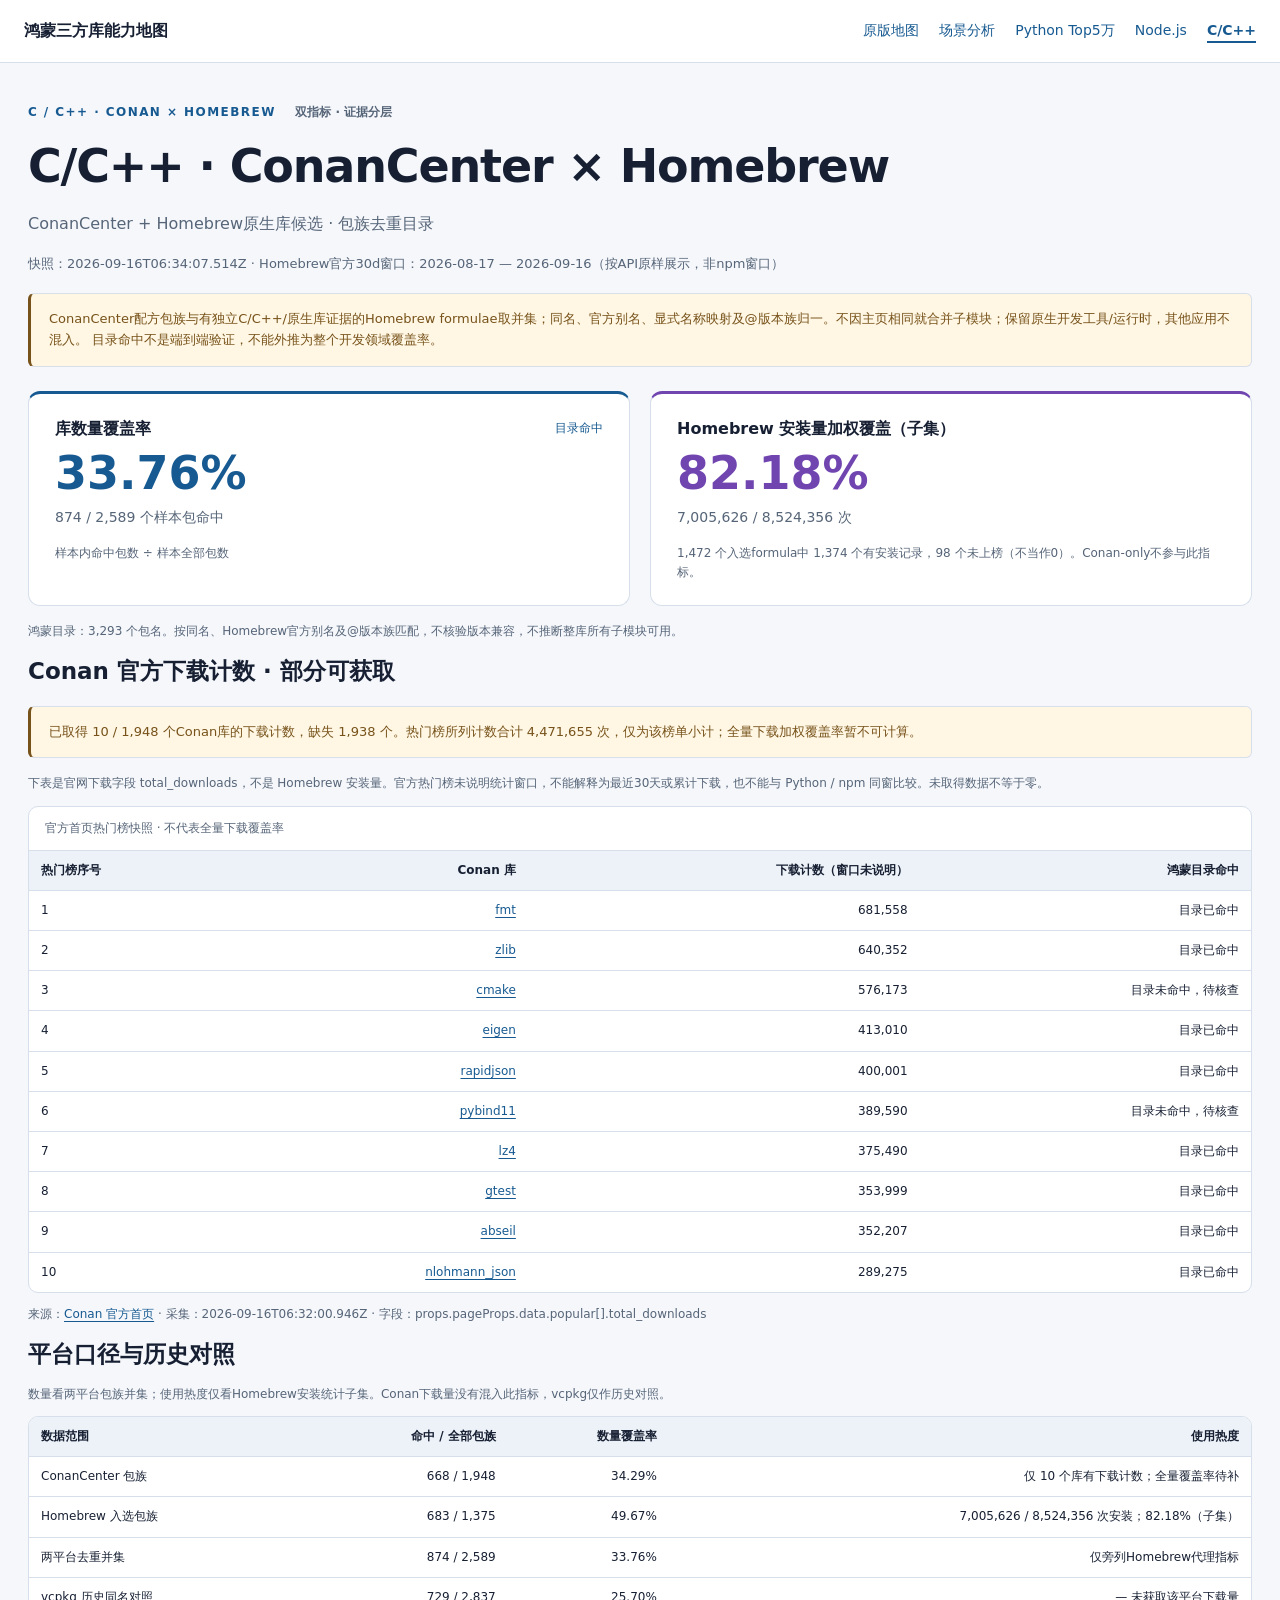
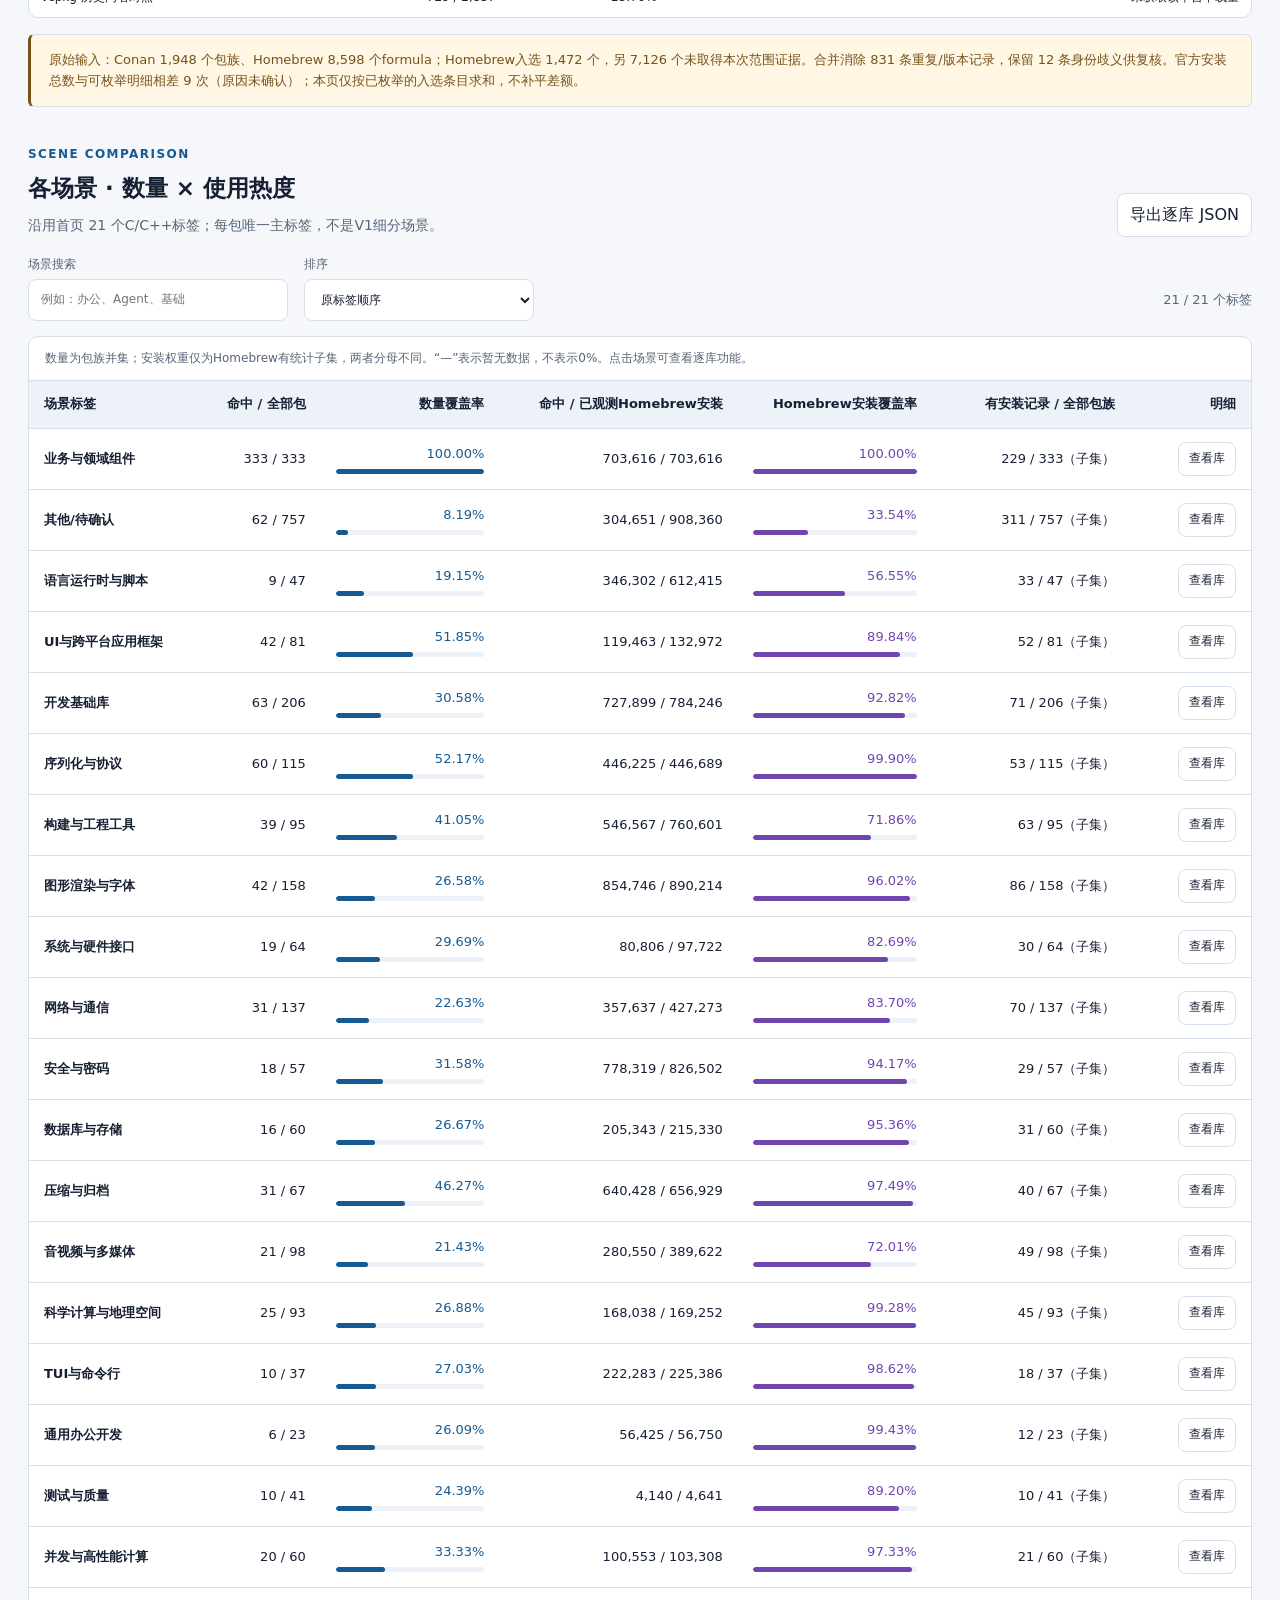
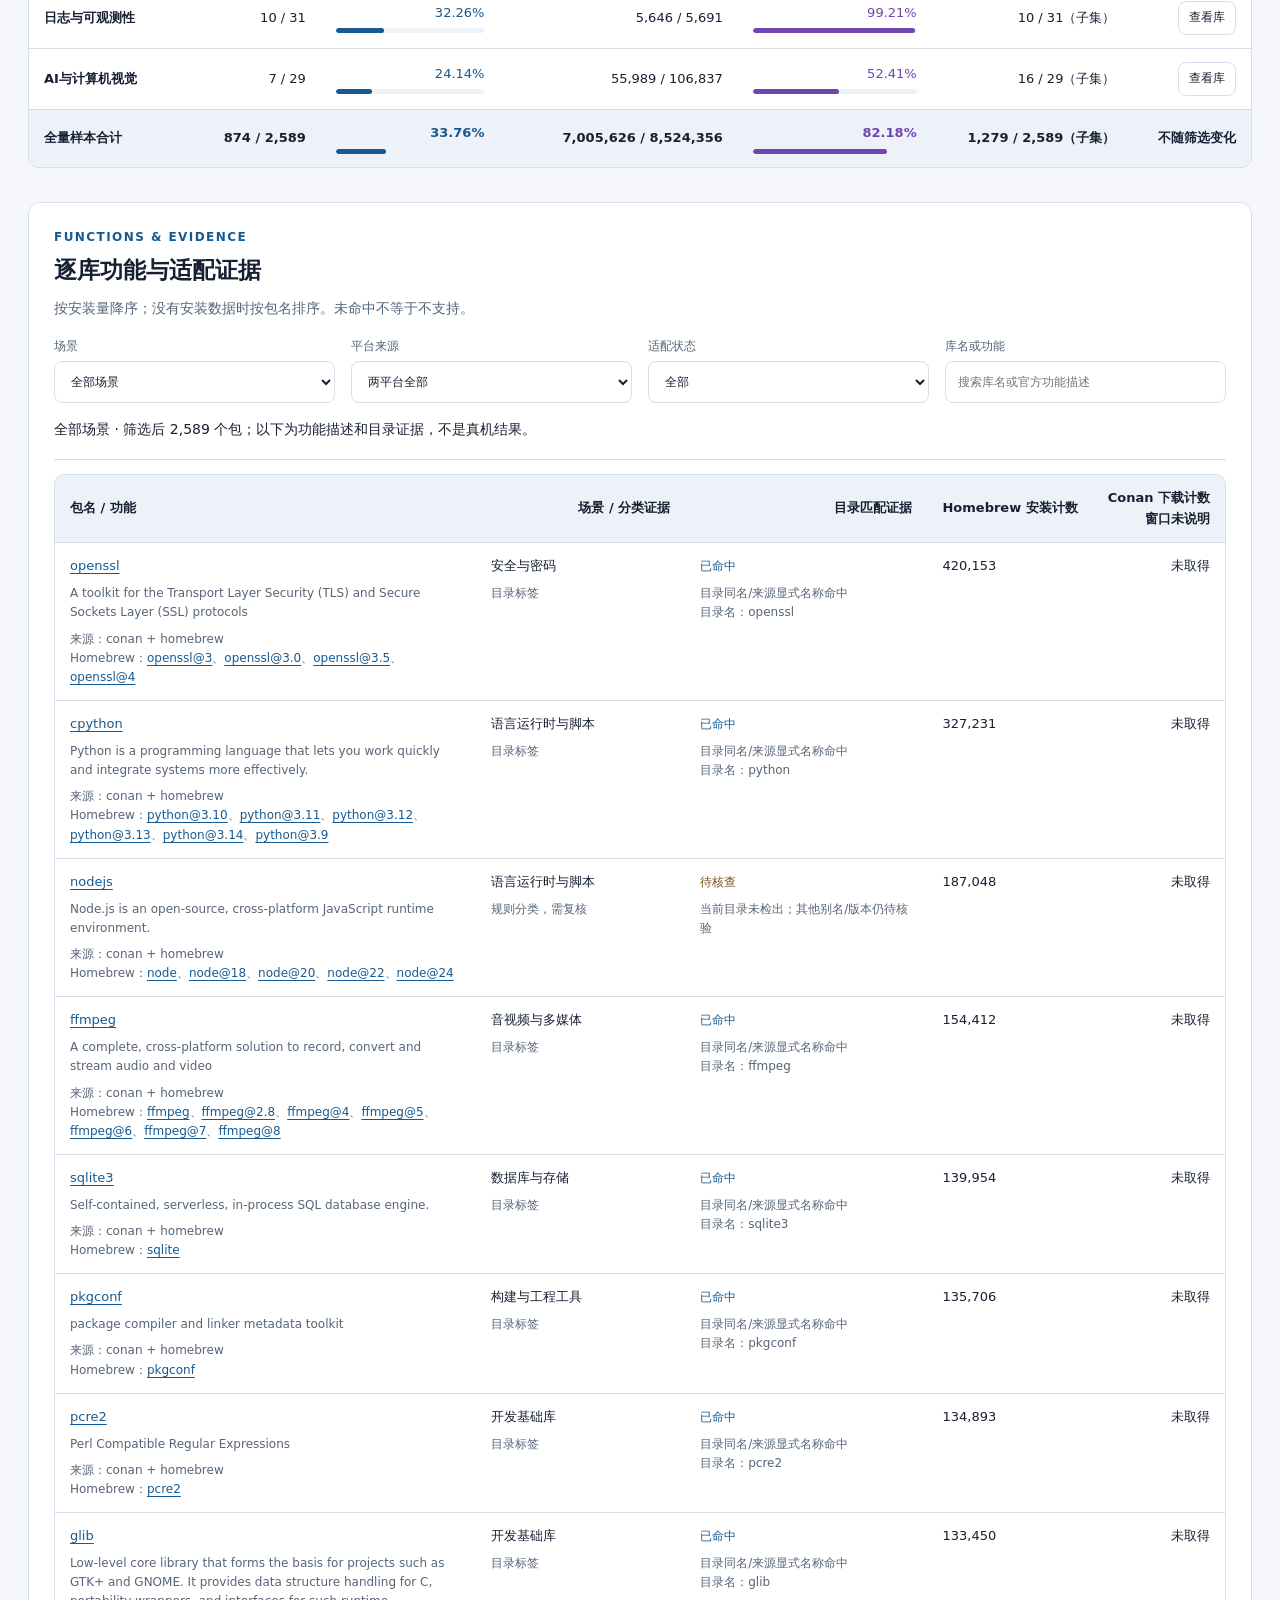
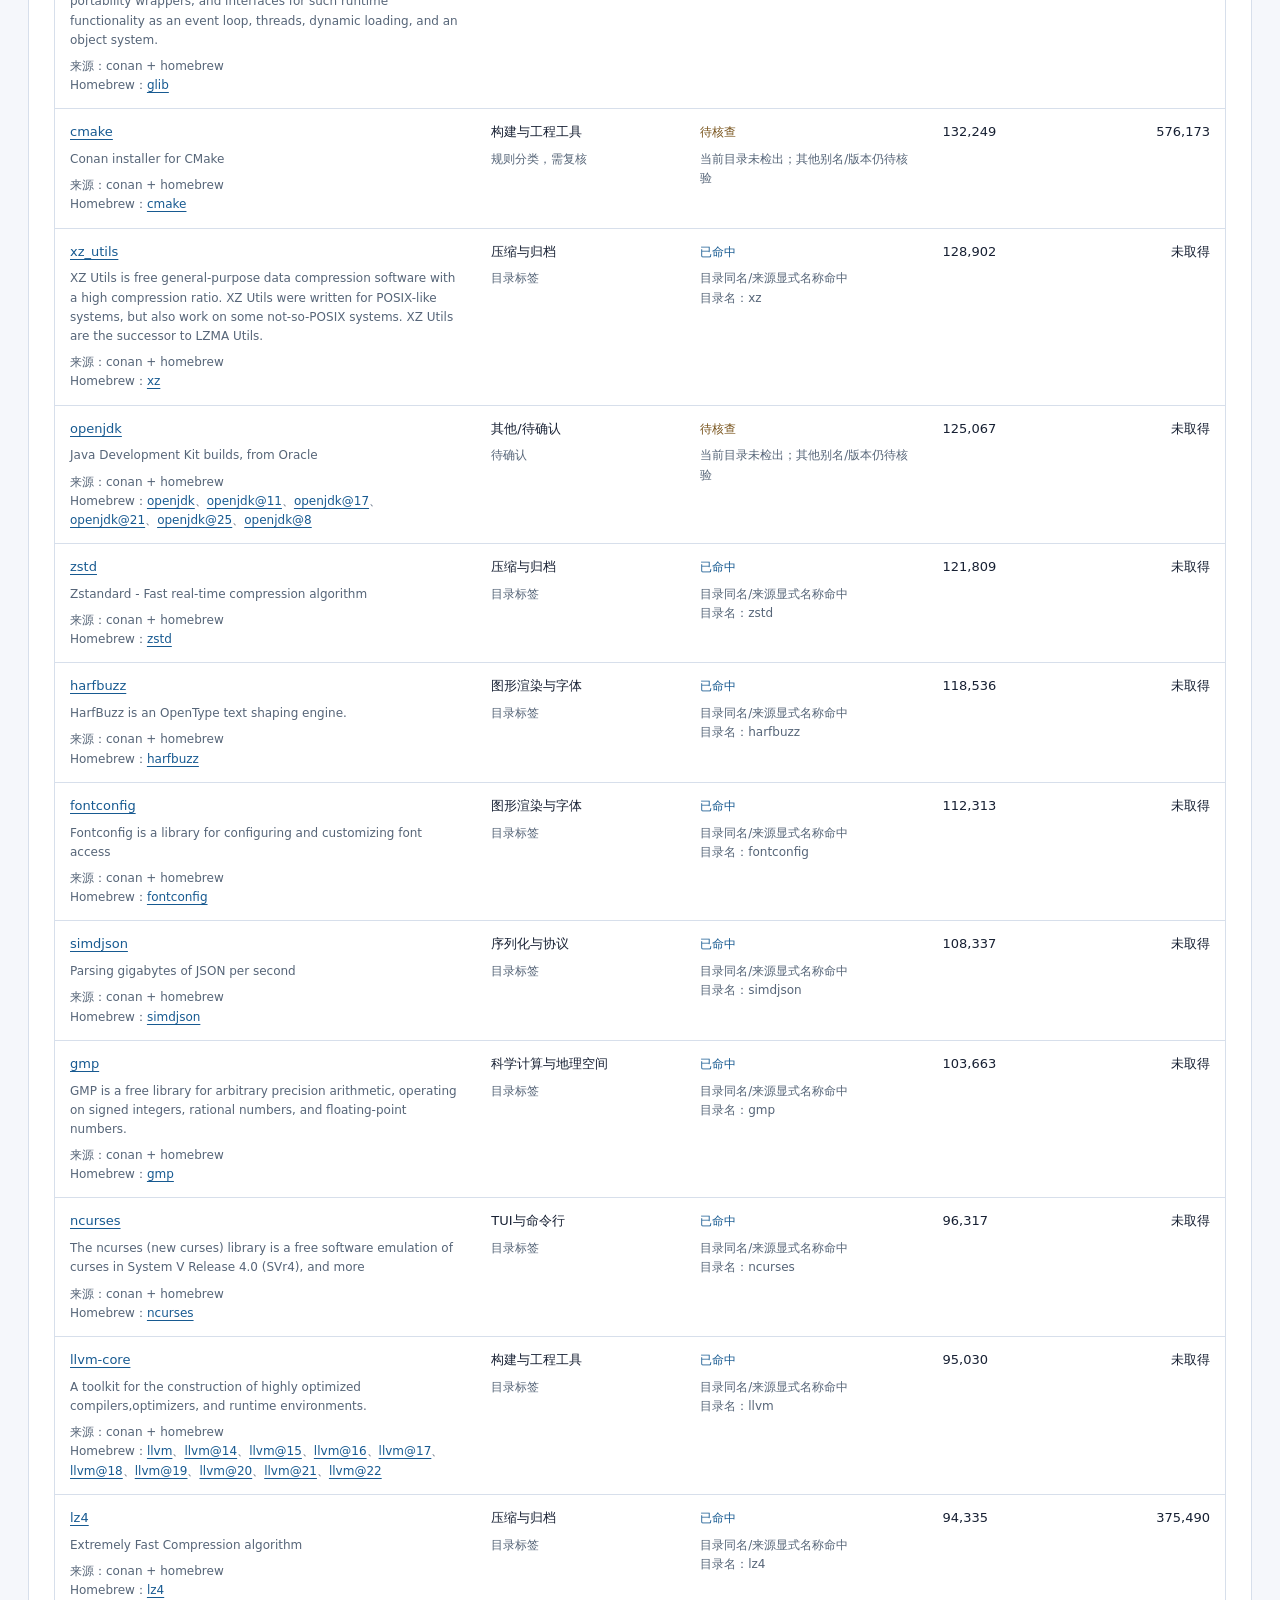
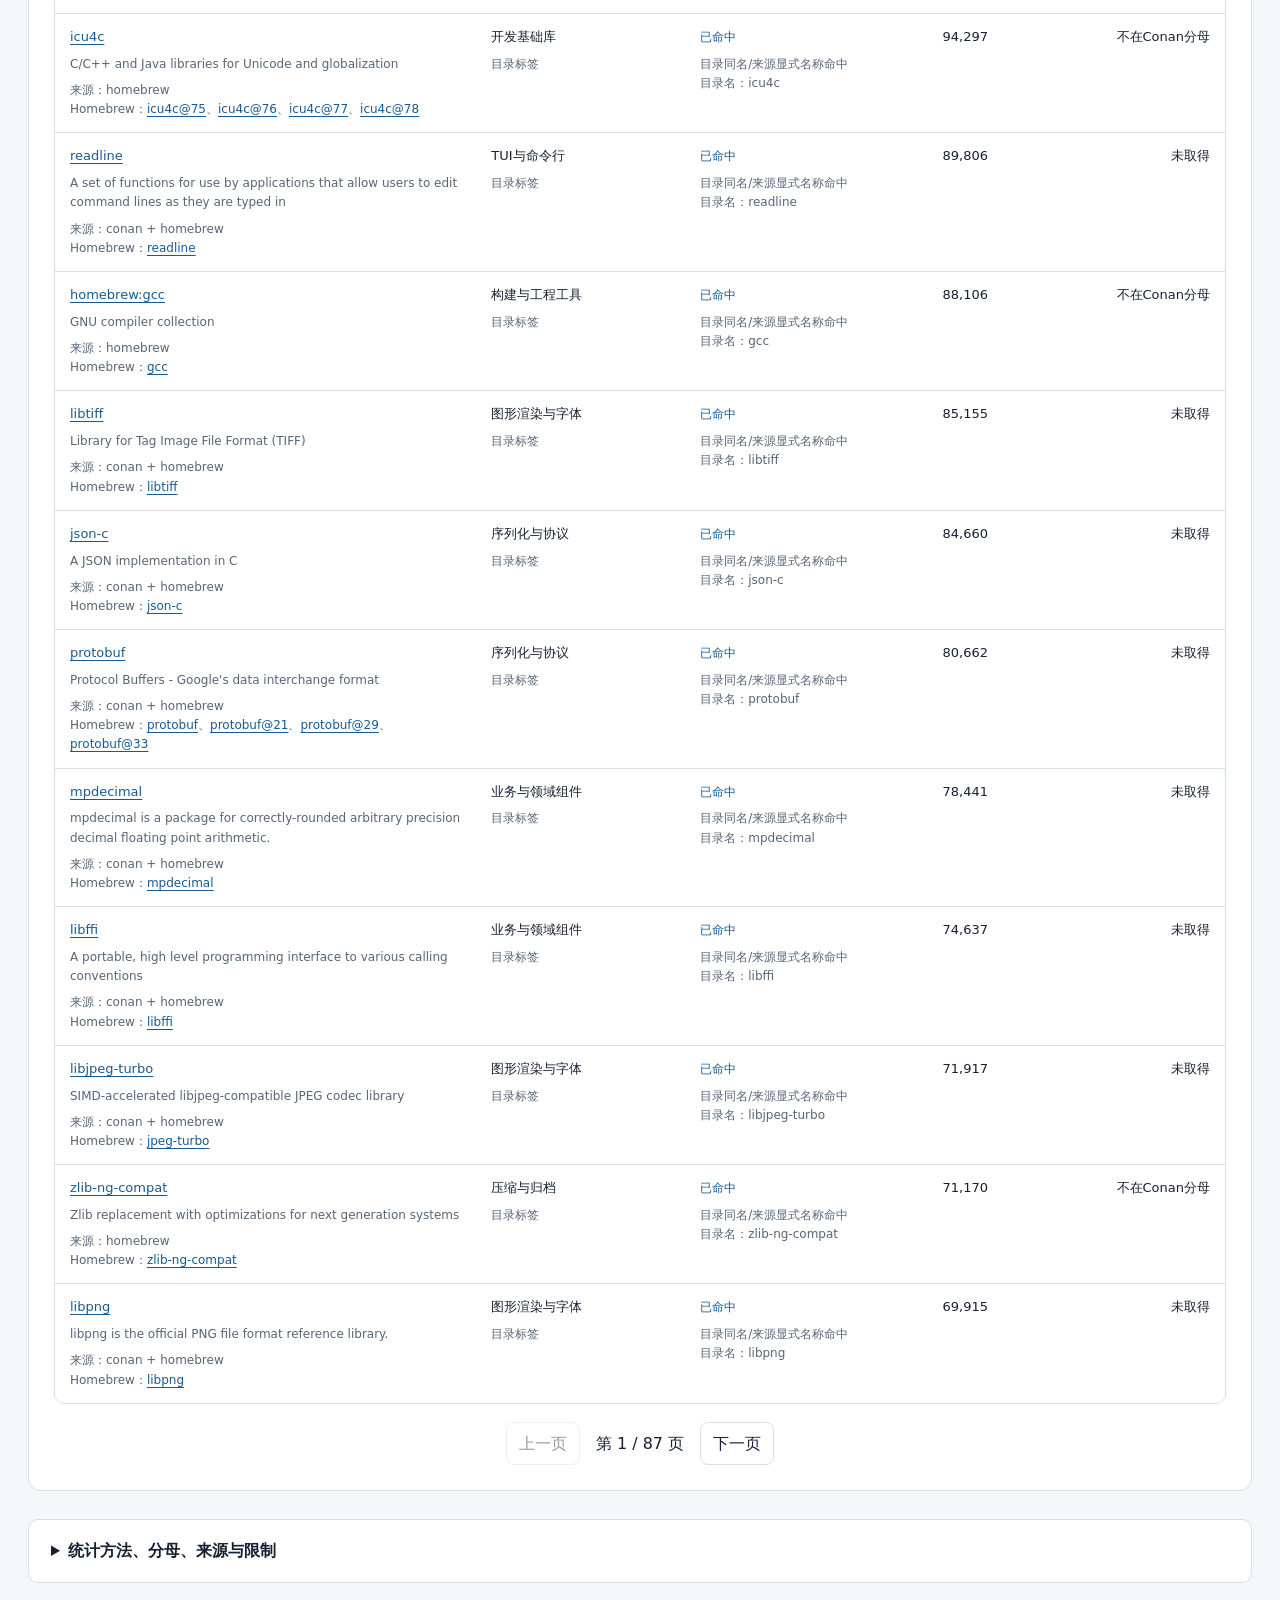
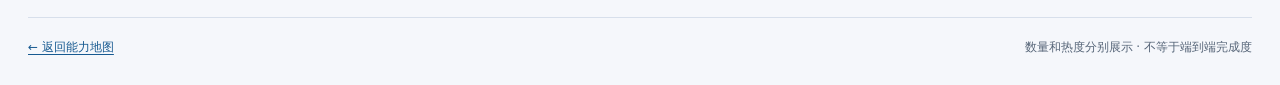
<file: cpp-coverage.html>
<!doctype html>
<html lang="zh-CN">
<head>
  <meta charset="utf-8"><meta name="viewport" content="width=device-width,initial-scale=1">
  <title>C/C++ · ConanCenter × Homebrew · 鸿蒙三方库能力地图</title>
  <link rel="stylesheet" href="python-top50k.css"><link rel="stylesheet" href="ecosystem-coverage.css">
  <script defer src="cpp-coverage-data.js"></script><script defer src="ecosystem-coverage.js"></script>
</head>
<body>
  <a class="skip" href="#comparison">跳到场景对比</a>
  <header class="topbar"><a class="brand" href="index.html">鸿蒙三方库能力地图</a><nav aria-label="页面导航"><a href="index.html">原版地图</a><a href="index-v1.html">场景分析</a><a href="python-top50k.html">Python Top5万</a><a href="nodejs-coverage.html">Node.js</a><a href="cpp-coverage.html" aria-current="page">C/C++</a></nav></header>
  <main class="page">
    <div class="eyebrow">C / C++ · CONAN × HOMEBREW <span>双指标 · 证据分层</span></div>
    <h1>C/C++ · ConanCenter × Homebrew</h1>
    <p class="lead" id="scope">ConanCenter + Homebrew原生库候选 · 包族去重目录</p>
    <p id="snapshot" class="snapshot"></p>
    <noscript><p class="notice">启用 JavaScript 后可查看本地静态快照，无需联网。</p></noscript>
    <p id="load-error" class="notice" role="alert" hidden></p>
    <div id="dashboard" hidden>
      <aside id="boundary" class="notice"></aside>
      <section class="metrics" aria-label="全量样本指标，不随筛选变化">
        <article class="metric"><div class="metric-title">库数量覆盖率 <span class="tag count">目录命中</span></div><strong id="count-rate"></strong><p id="count-numbers"></p><small>样本内命中包数 ÷ 样本全部包数</small></article>
        <article class="metric download-metric"><div class="metric-title" id="weight-title">安装量加权覆盖率</div><strong id="weight-rate"></strong><p id="weight-numbers"></p><small id="weight-quality"></small></article>
      </section>
      <p id="catalog-summary" class="muted small"></p>
      <section id="conan-download-section" aria-labelledby="conan-download-title" hidden>
        <h2 id="conan-download-title">Conan 官方下载计数 · 部分可获取</h2>
        <p id="conan-download-summary" class="notice"></p>
        <p class="muted small">下表是官网下载字段 total_downloads，不是 Homebrew 安装量。官方热门榜未说明统计窗口，不能解释为最近30天或累计下载，也不能与 Python / npm 同窗比较。未取得数据不等于零。</p>
        <div class="table-wrap"><table class="compact"><caption>官方首页热门榜快照 · 不代表全量下载覆盖率</caption><thead><tr><th scope="col">热门榜序号</th><th scope="col">Conan 库</th><th scope="col">下载计数（窗口未说明）</th><th scope="col">鸿蒙目录命中</th></tr></thead><tbody id="conan-download-rows"></tbody></table></div>
        <p id="conan-download-source" class="muted small"></p>
      </section>
      <section aria-labelledby="platform-title"><h2 id="platform-title">平台口径与历史对照</h2>
        <p class="muted small">数量看两平台包族并集；使用热度仅看Homebrew安装统计子集。Conan下载量没有混入此指标，vcpkg仅作历史对照。</p>
        <div class="table-wrap"><table class="compact"><thead><tr><th scope="col">数据范围</th><th scope="col">命中 / 全部包族</th><th scope="col">数量覆盖率</th><th scope="col">使用热度</th></tr></thead><tbody id="platform-rows"></tbody></table></div>
        <p id="source-audit" class="notice"></p>
      </section>
      <section id="comparison">
        <div class="section-heading"><div><div class="eyebrow">SCENE COMPARISON</div><h2>各场景 · 数量 × 使用热度</h2><p id="category-policy"></p></div><button id="export" type="button">导出逐库 JSON</button></div>
        <div class="toolbar"><label for="category-search">场景搜索<input id="category-search" type="search" placeholder="例如：办公、Agent、基础"></label><label for="sort">排序<select id="sort"><option value="original">原标签顺序</option><option value="count">数量覆盖率：高 → 低</option><option value="weight">Homebrew安装覆盖率：高 → 低</option><option value="gap">未命中库数：多 → 少</option></select></label><span id="result-count" role="status" aria-live="polite"></span></div>
        <div class="table-wrap" tabindex="0" role="region" aria-label="各场景覆盖表"><table><caption>数量为包族并集；安装权重仅为Homebrew有统计子集，两者分母不同。“—”表示暂无数据，不表示0%。点击场景可查看逐库功能。</caption><thead><tr><th scope="col">场景标签</th><th scope="col">命中 / 全部包</th><th scope="col">数量覆盖率</th><th scope="col">命中 / 已观测Homebrew安装</th><th scope="col">Homebrew安装覆盖率</th><th scope="col">有安装记录 / 全部包族</th><th scope="col">明细</th></tr></thead><tbody id="category-rows"></tbody><tfoot id="total-row"></tfoot></table></div>
        <p id="no-results" class="empty" hidden>没有匹配的场景。</p>
      </section>
      <section class="detail-panel" id="details" aria-labelledby="detail-title">
        <div class="section-heading"><div><div class="eyebrow">FUNCTIONS & EVIDENCE</div><h2 id="detail-title">逐库功能与适配证据</h2><p>按安装量降序；没有安装数据时按包名排序。未命中不等于不支持。</p></div></div>
        <div class="toolbar"><label for="detail-category">场景<select id="detail-category"></select></label><label for="platform-filter">平台来源<select id="platform-filter"><option value="all">两平台全部</option><option value="conan">含ConanCenter</option><option value="homebrew">含Homebrew</option><option value="both">两平台交集</option></select></label><label for="match-filter">适配状态<select id="match-filter"><option value="all">全部</option><option value="missing">当前未命中</option><option value="matched">目录 / 用户确认命中</option></select></label><label for="package-search">库名或功能<input id="package-search" type="search" placeholder="搜索库名或官方功能描述"></label></div>
        <p id="detail-summary" aria-live="polite"></p>
        <div class="table-wrap" tabindex="0" role="region" aria-label="逐库功能表"><table class="library-table"><thead><tr><th scope="col">包名 / 功能</th><th scope="col">场景 / 分类证据</th><th scope="col">目录匹配证据</th><th scope="col">Homebrew 安装计数</th><th scope="col">Conan 下载计数<br>窗口未说明</th></tr></thead><tbody id="library-rows"></tbody></table></div>
        <div class="pagination"><button id="previous" type="button">上一页</button><span id="page-label" role="status" aria-live="polite"></span><button id="next" type="button">下一页</button></div>
      </section>
      <details class="method"><summary>统计方法、分母、来源与限制</summary><div class="method-body"><p id="denominator"></p><p>数量覆盖率 = 同场景命中包族数 / ConanCenter与Homebrew入选包族并集数量；安装加权覆盖率 = 命中包族的Homebrew已观测安装计数 / 全部入选包族的Homebrew已观测安装计数。Conan-only包无此权重。未上榜条目不视为零；版本化formula及HEAD等选项按安装事件加总，不是用户去重。总比例按总和计算，不平均各场景百分比。</p><ul id="limitations"></ul><h3>来源与快照</h3><ul id="sources"></ul><p id="excluded"></p><p>全量逐库JSON包含功能、分类规则、匹配证据、官方链接及来源哈希，可离线复核。页面不会自动联网更新。</p></div></details>
    </div>
    <footer><a href="index.html">← 返回能力地图</a><span>数量和热度分别展示 · 不等于端到端完成度</span></footer>
  </main>
</body>
</html>
</file>
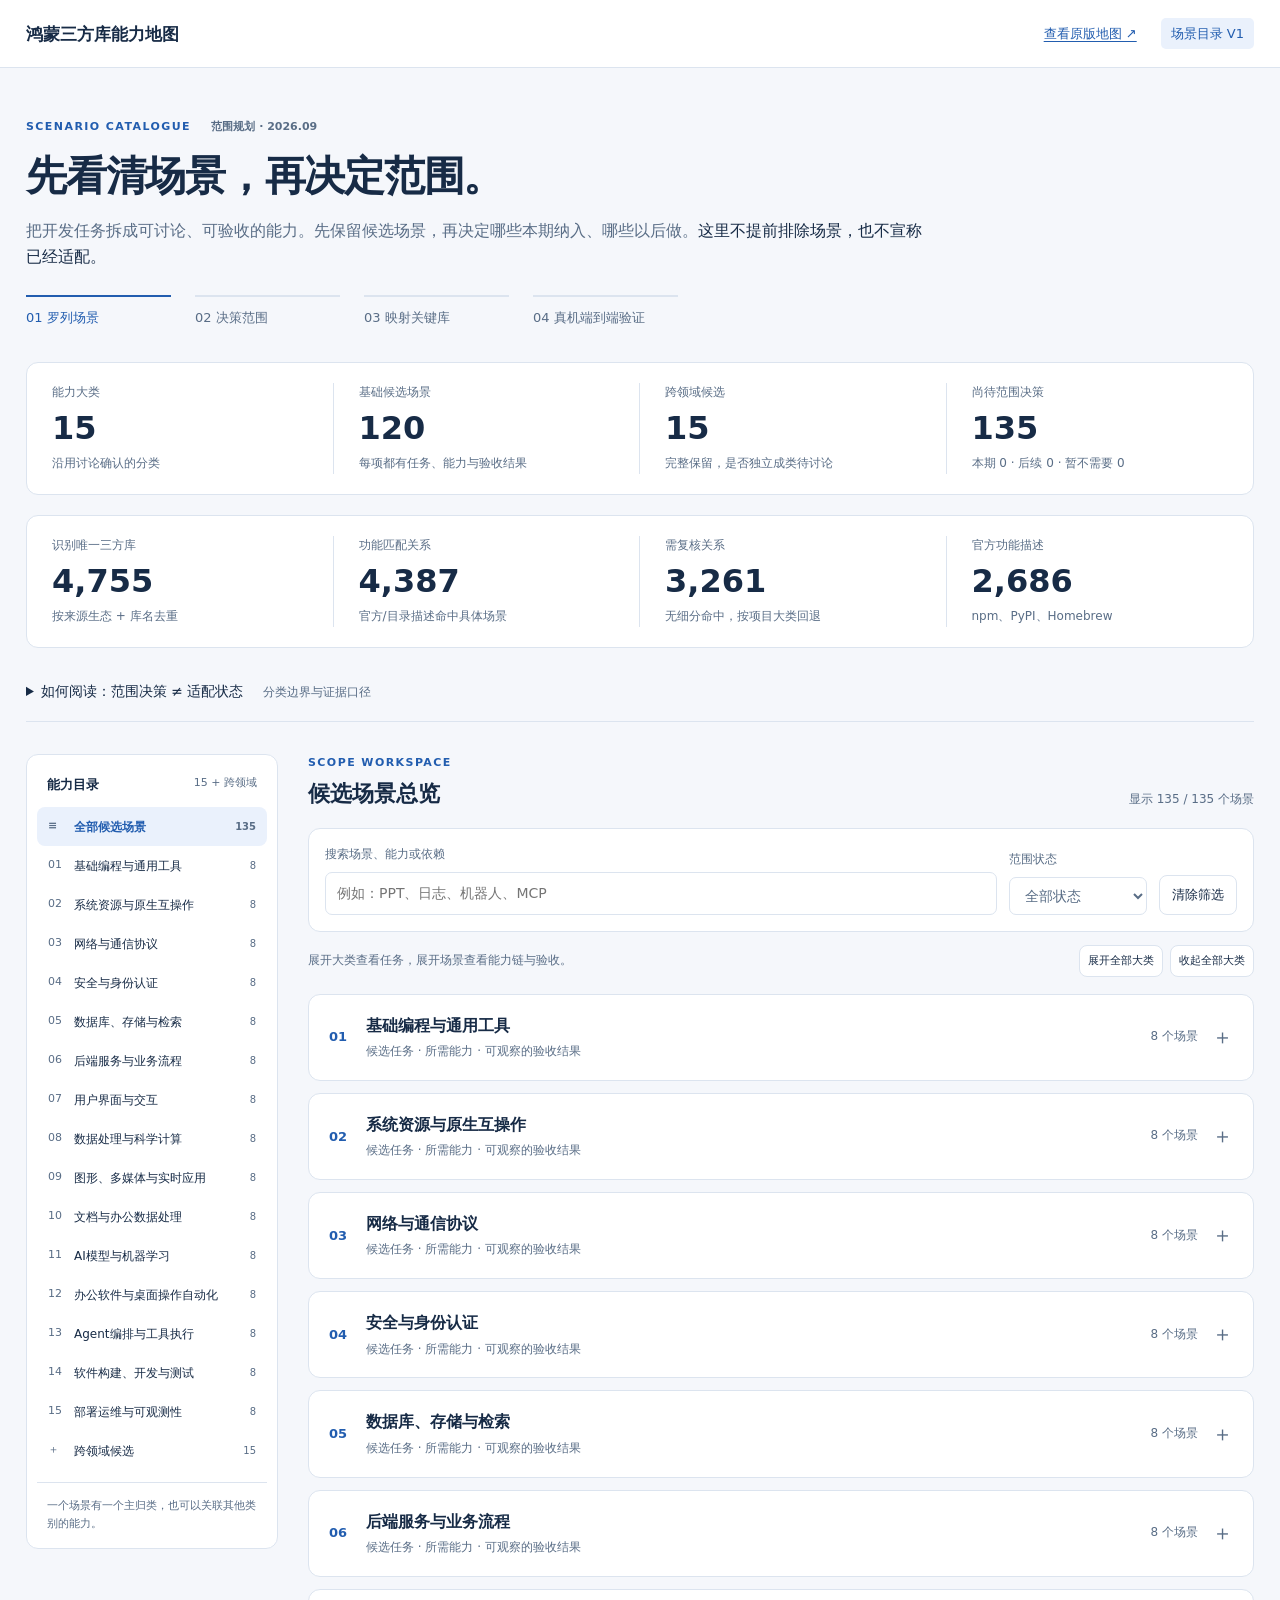
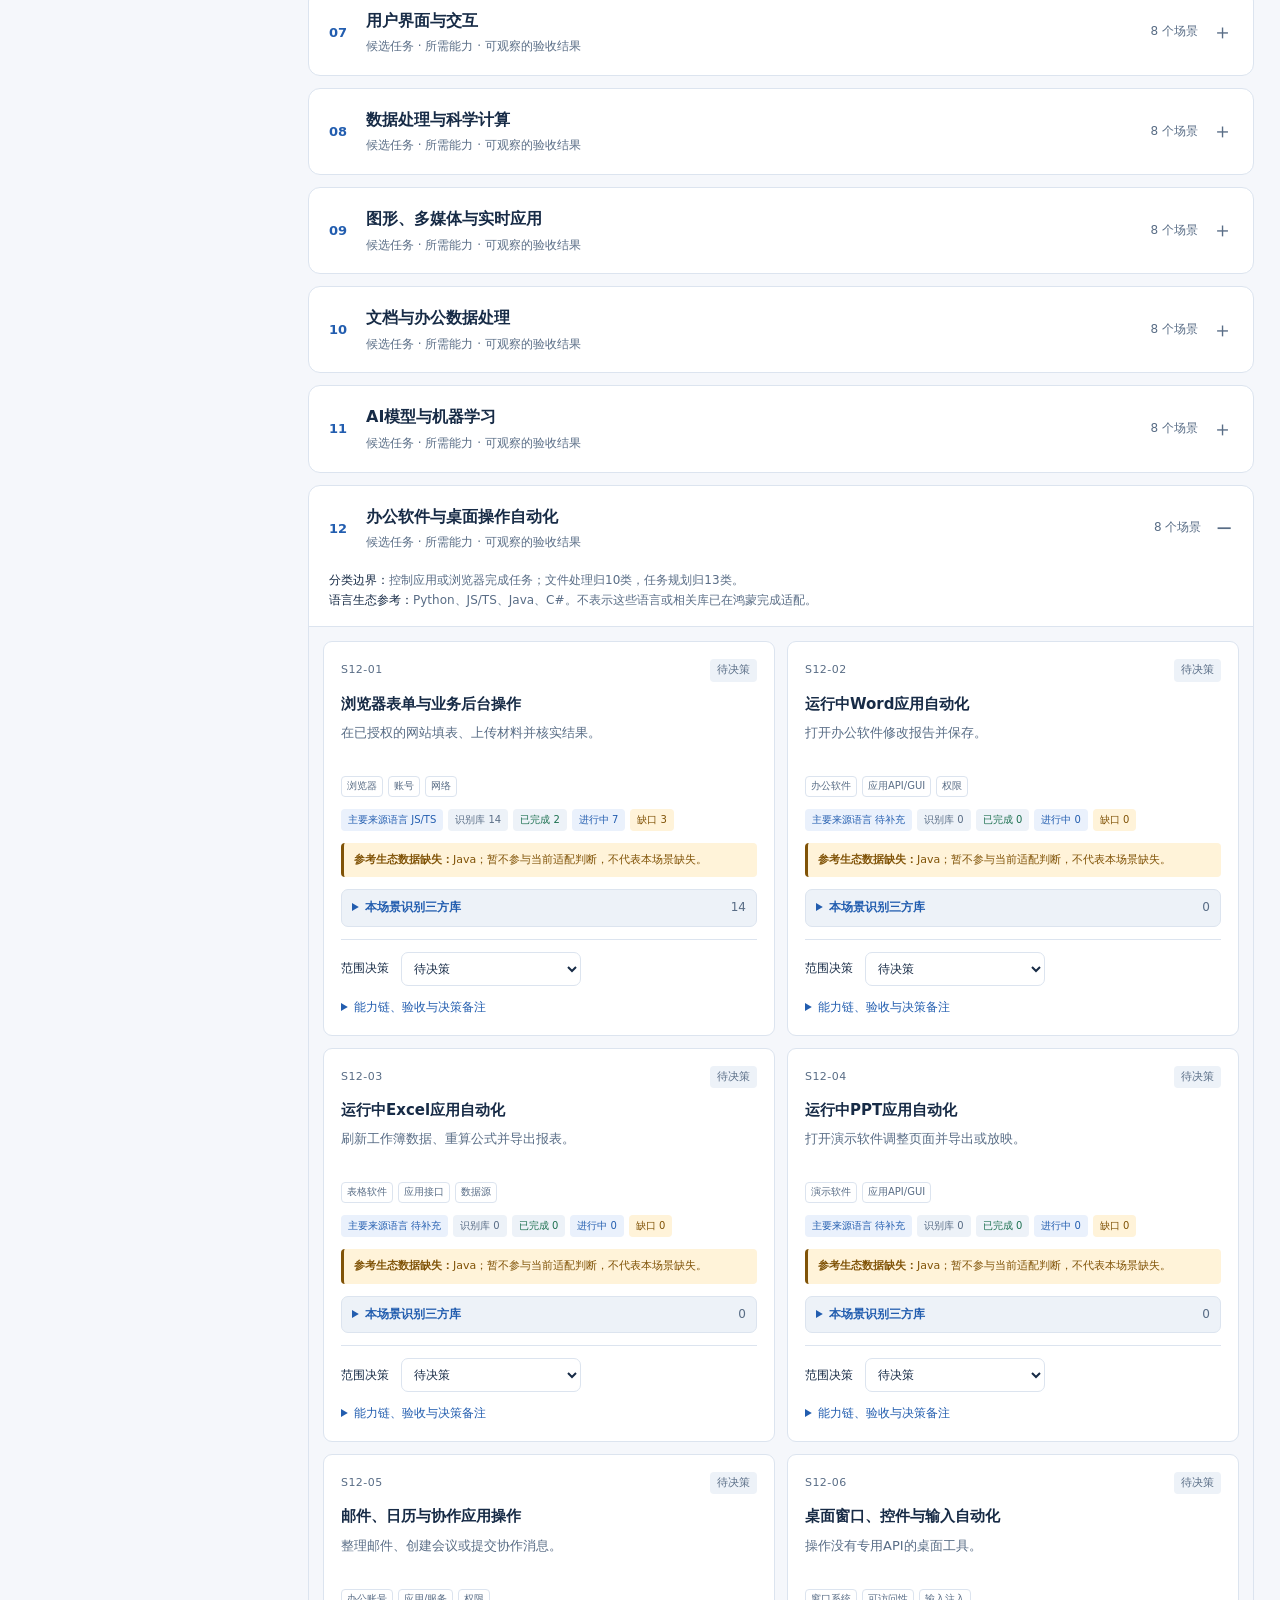
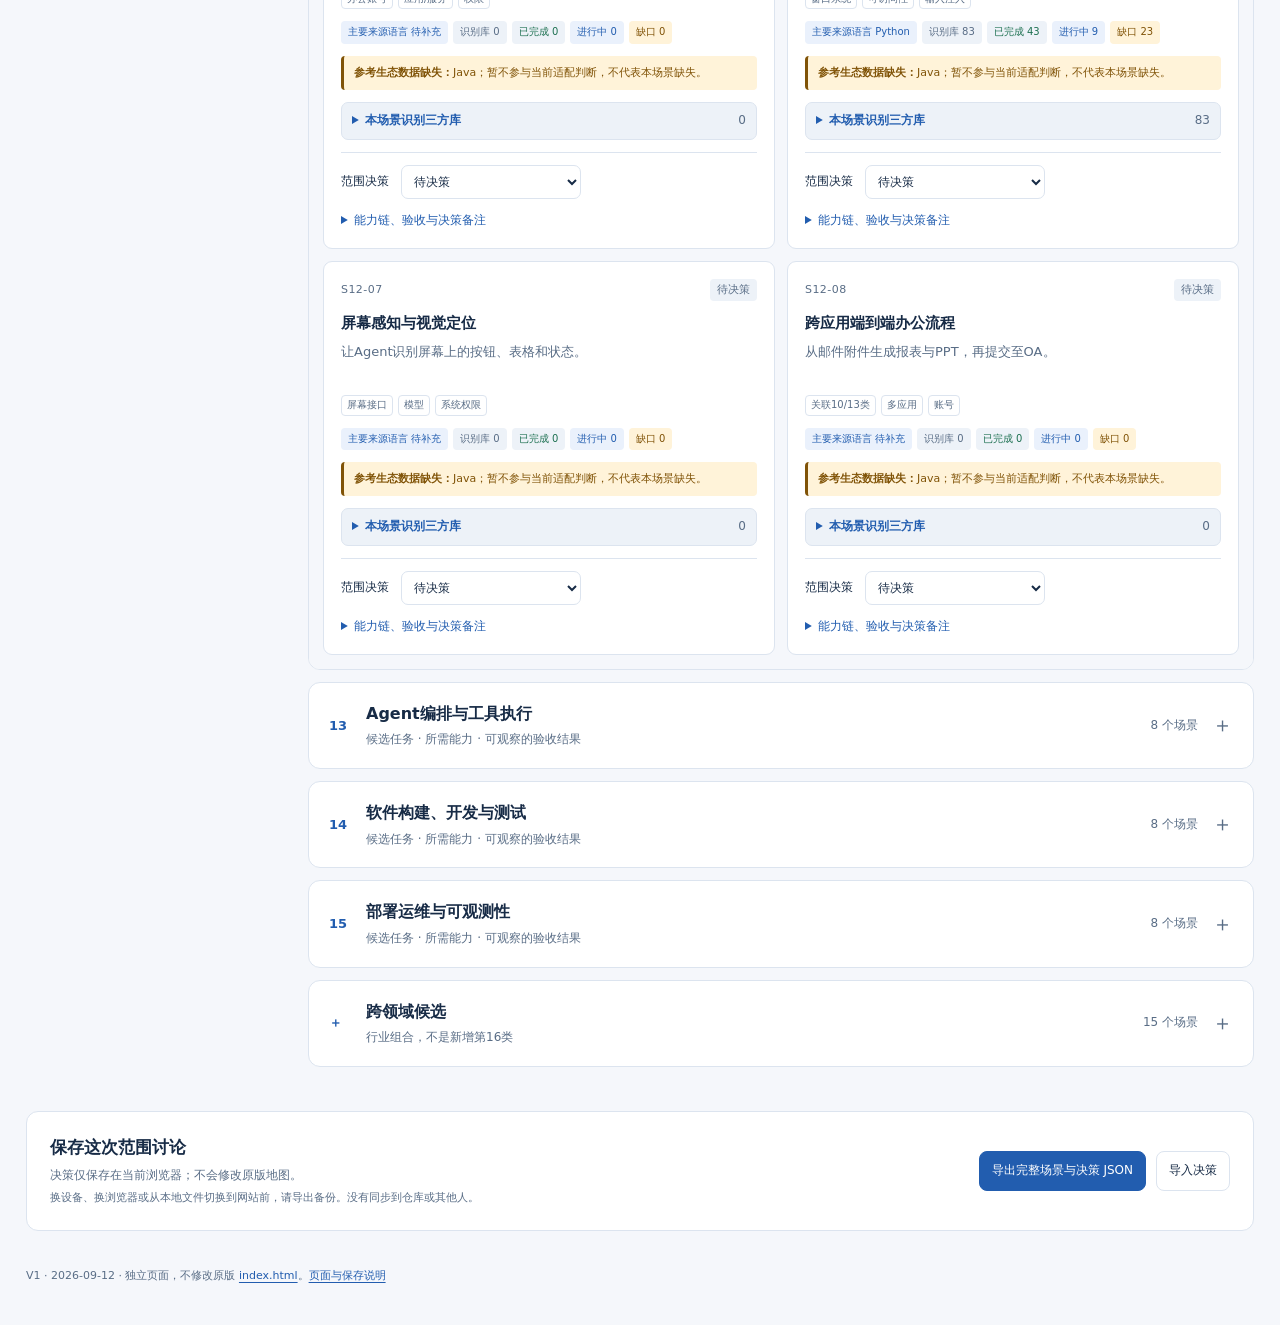
<file: index-v1.html>
<!doctype html>
<html lang="zh-CN">
<head>
  <meta charset="utf-8">
  <meta name="viewport" content="width=device-width, initial-scale=1">
  <meta name="description" content="鸿蒙三方库能力地图V1候选场景目录：15个能力大类、具体任务与验收边界，支持独立的范围决策。">
  <title>开发场景目录 V1 · 鸿蒙三方库能力地图</title>
  <link rel="stylesheet" href="scenarios-v1.css">
  <script defer src="scenarios-v1-data.js"></script>
  <script defer src="scenarios-v1-coverage.js"></script>
  <script defer src="scenarios-v1-library-candidates.js"></script>
  <script defer src="scenarios-v1.js"></script>
</head>
<body>
  <a class="skip" href="#catalogue">跳到场景目录</a>
  <header class="topbar">
    <a class="brand" href="index.html">鸿蒙三方库能力地图</a>
    <nav aria-label="页面导航"><a href="index.html">查看原版地图 ↗</a><span class="version">场景目录 V1</span></nav>
  </header>
  <main class="page">
    <section class="hero" aria-labelledby="page-title">
      <div class="eyebrow">SCENARIO CATALOGUE <span>范围规划 · 2026.09</span></div>
      <h1 id="page-title">先看清场景，再决定范围。</h1>
      <p class="lead">把开发任务拆成可讨论、可验收的能力。先保留候选场景，再决定哪些本期纳入、哪些以后做。<strong>这里不提前排除场景，也不宣称已经适配。</strong></p>
      <div class="steps" aria-label="工作阶段"><span class="current">01 罗列场景</span><span>02 决策范围</span><span>03 映射关键库</span><span>04 真机端到端验证</span></div>
    </section>
    <section class="summary" aria-label="全目录范围">
      <div><span>能力大类</span><strong>15</strong><small>沿用讨论确认的分类</small></div>
      <div><span>基础候选场景</span><strong id="base-count">120</strong><small>每项都有任务、能力与验收结果</small></div>
      <div><span>跨领域候选</span><strong id="extension-count">15</strong><small>完整保留，是否独立成类待讨论</small></div>
      <div><span>尚待范围决策</span><strong id="pending-count">135</strong><small id="decision-summary">本期 0 · 后续 0 · 暂不需要 0</small></div>
    </section>
    <section class="summary" aria-label="场景三方库识别统计">
      <div><span>识别唯一三方库</span><strong id="identified-library-count">—</strong><small>按来源生态 + 库名去重</small></div>
      <div><span>功能匹配关系</span><strong id="function-match-count">—</strong><small>官方/目录描述命中具体场景</small></div>
      <div><span>需复核关系</span><strong id="fallback-count">—</strong><small>无细分命中，按项目大类回退</small></div>
      <div><span>官方功能描述</span><strong id="registry-description-count">—</strong><small>npm、PyPI、Homebrew</small></div>
    </section>
    <details class="principles">
      <summary>如何阅读：范围决策 ≠ 适配状态 <span>分类边界与证据口径</span></summary>
      <div class="principle-grid">
        <div><h2>两个维度分开</h2><p>“待决策 / 本期纳入 / 后续考虑 / 暂不需要”只是需求范围。所有场景的适配状态均为<strong>未评估</strong>，后续再关联库清单、系统接口与测试证据。</p></div>
        <div><h2>保留跨领域能力</h2><p>IoT、机器人、区块链等以行业组合场景单列，关联已有大类，不强行新增一级分类。目录是V1候选清单，不是所有开发领域的穷尽清单。</p></div>
        <div><h2>三条容易混淆的边界</h2><p>第10类直接处理文档文件；第12类操作实际软件与浏览器；第13类负责Agent任务决策。三者可以组成同一端到端流程。</p></div>
        <div><h2>参考，不作认证宣称</h2><p>借鉴ACM分类思想、SWEBOK工程范围与CNCF技术分区。运行时、标准库、ArkUI和操作系统接口单列依赖，不能算作已适配三方库。</p></div>
        <div><h2>生态数据口径</h2><p><strong>Go、Java、Rust当前标记为“数据缺失”</strong>，待取得对应鸿蒙三方库目录后重新评估。数据缺失不等于能力不支持，也不按0%场景覆盖解释。</p></div>
        <div><h2>场景卡片统计口径</h2><p>三方库根据 npm、PyPI、Homebrew 官方功能描述和现有目录说明在120个基础场景中全局匹配；没有细分功能命中的条目按项目所属大类回退并标记“需复核”。每条保留功能来源、匹配词、语言和鸿蒙化状态。</p></div>
      </div>
      <p class="source-line">研究底稿：<a href="outputs/taxonomy-validation-20260912/鸿蒙三方库15类分类验证与GitHub高星项目对照.xlsx">601条本地记录与165个GitHub样本对照表</a>；<a href="outputs/taxonomy-validation-20260912/MATCH_GAP_AUDIT.md">目录低匹配原因审计</a>。本页为场景定义，不沿用样本归类率作为能力覆盖率。</p>
    </details>
    <div class="workspace">
      <aside class="sidebar" aria-label="能力大类筛选">
        <div class="sidebar-head">能力目录 <span>15 + 跨领域</span></div>
        <div id="domain-nav"></div>
        <p>一个场景有一个主归类，也可以关联其他类别的能力。</p>
      </aside>
      <section class="content" id="catalogue" aria-labelledby="catalogue-title">
        <div class="content-head"><div><div class="eyebrow">SCOPE WORKSPACE</div><h2 id="catalogue-title">候选场景总览</h2></div><span class="count" id="result-count" aria-live="polite"></span></div>
        <div class="toolbar">
          <label class="search-label" for="search">搜索场景、能力或依赖<input id="search" type="search" placeholder="例如：PPT、日志、机器人、MCP" autocomplete="off"></label>
          <label for="status-filter">范围状态<select id="status-filter"><option value="all">全部状态</option><option value="pending">待决策</option><option value="include">本期纳入</option><option value="later">后续考虑</option><option value="exclude">暂不需要</option></select></label>
          <button id="clear-filter" class="quiet" type="button">清除筛选</button>
        </div>
        <div class="list-tools"><span>展开大类查看任务，展开场景查看能力链与验收。</span><div><button id="expand-all" type="button">展开全部大类</button><button id="collapse-all" type="button">收起全部大类</button></div></div>
        <div id="groups"></div>
        <div id="empty" class="empty" hidden><h3>没有匹配的场景</h3><p>可更换关键词或清除状态与类别筛选。已有范围决策不会丢失。</p></div>
      </section>
    </div>
    <section class="decision-bar" aria-labelledby="decision-title">
      <div><h2 id="decision-title">保存这次范围讨论</h2><p id="save-state" role="status">决策仅保存在当前浏览器；不会修改原版地图。</p><p class="muted">换设备、换浏览器或从本地文件切换到网站前，请导出备份。没有同步到仓库或其他人。</p></div>
      <div class="actions"><button type="button" id="export" class="primary">导出完整场景与决策 JSON</button><button type="button" id="import">导入决策</button><input type="file" id="import-file" accept="application/json,.json" hidden></div>
    </section>
    <p id="message" role="status" class="message"></p>
    <footer>V1 · 2026-09-12 · 独立页面，不修改原版 <a href="index.html">index.html</a>。<a href="README-v1.md">页面与保存说明</a></footer>
  </main>
  <noscript><p class="noscript">本页需要启用JavaScript才能展示场景目录。原版页面未受影响。</p></noscript>
</body>
</html>
</file>
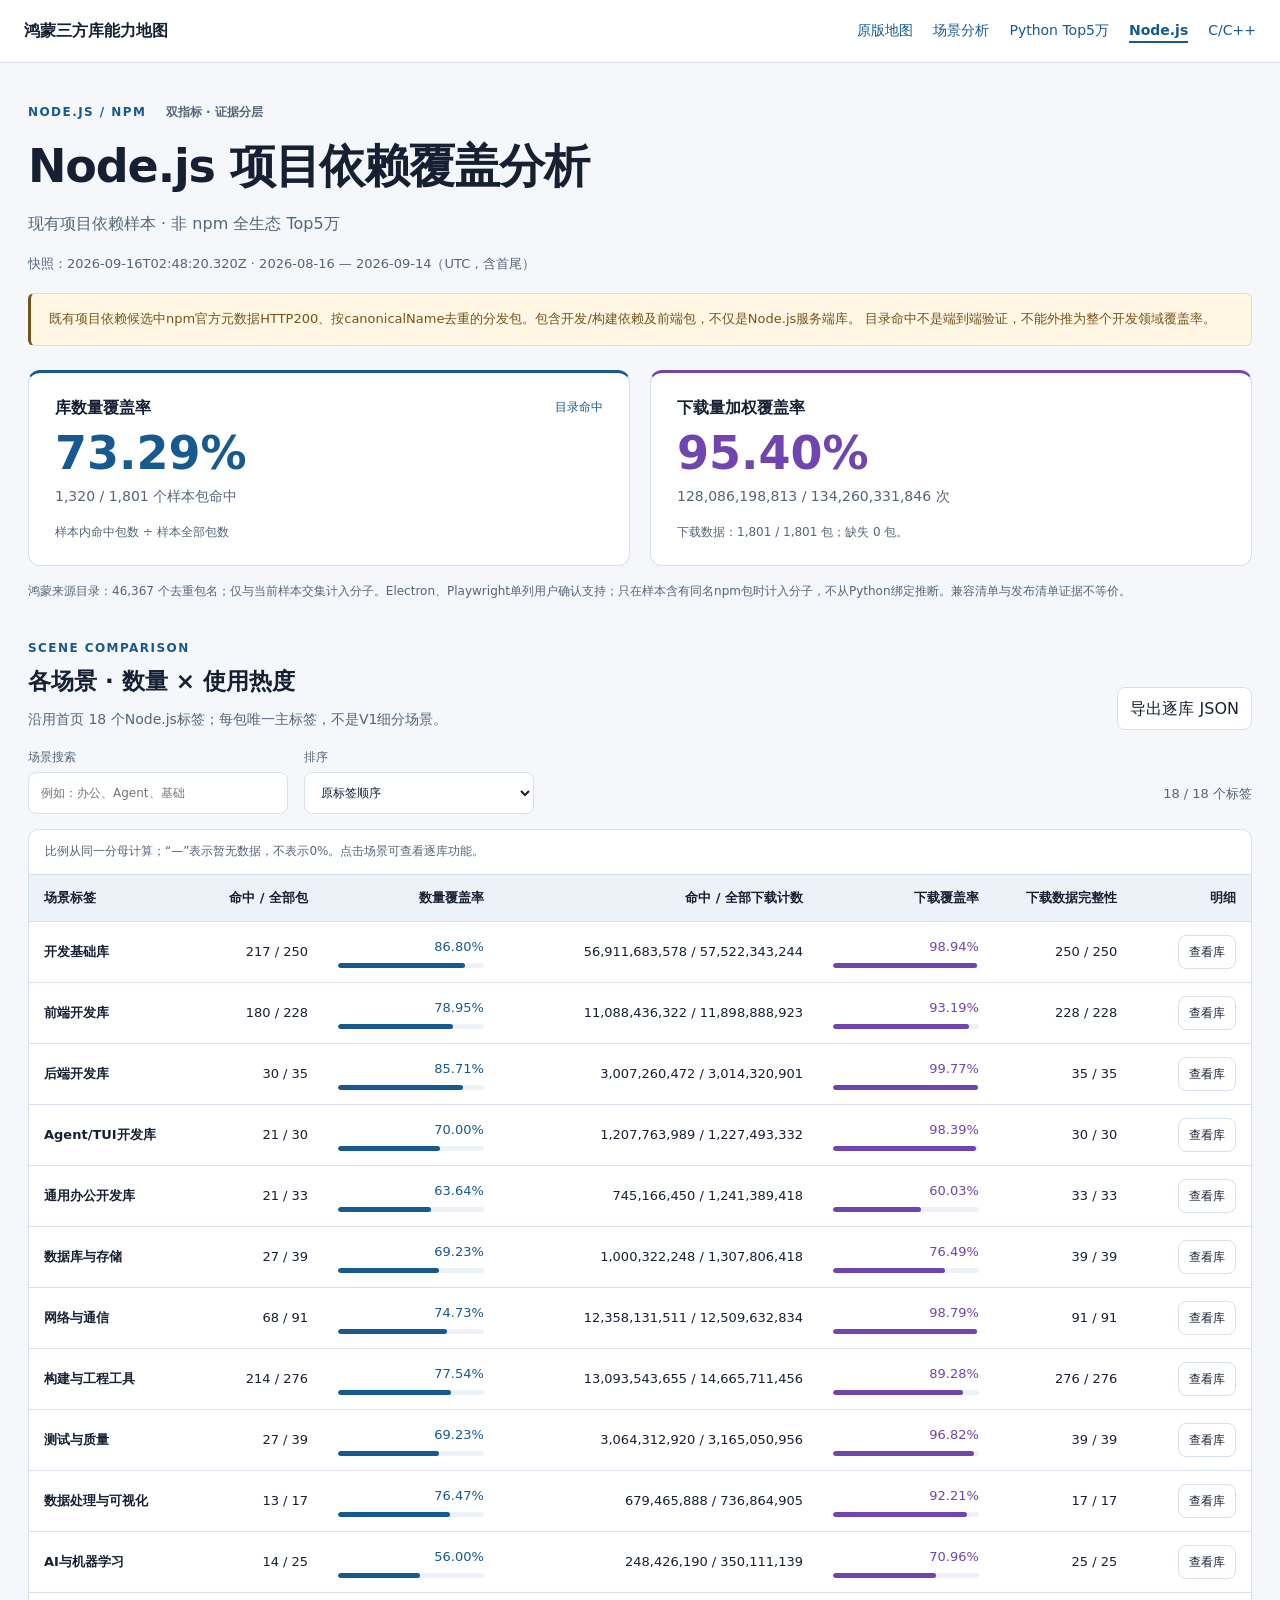
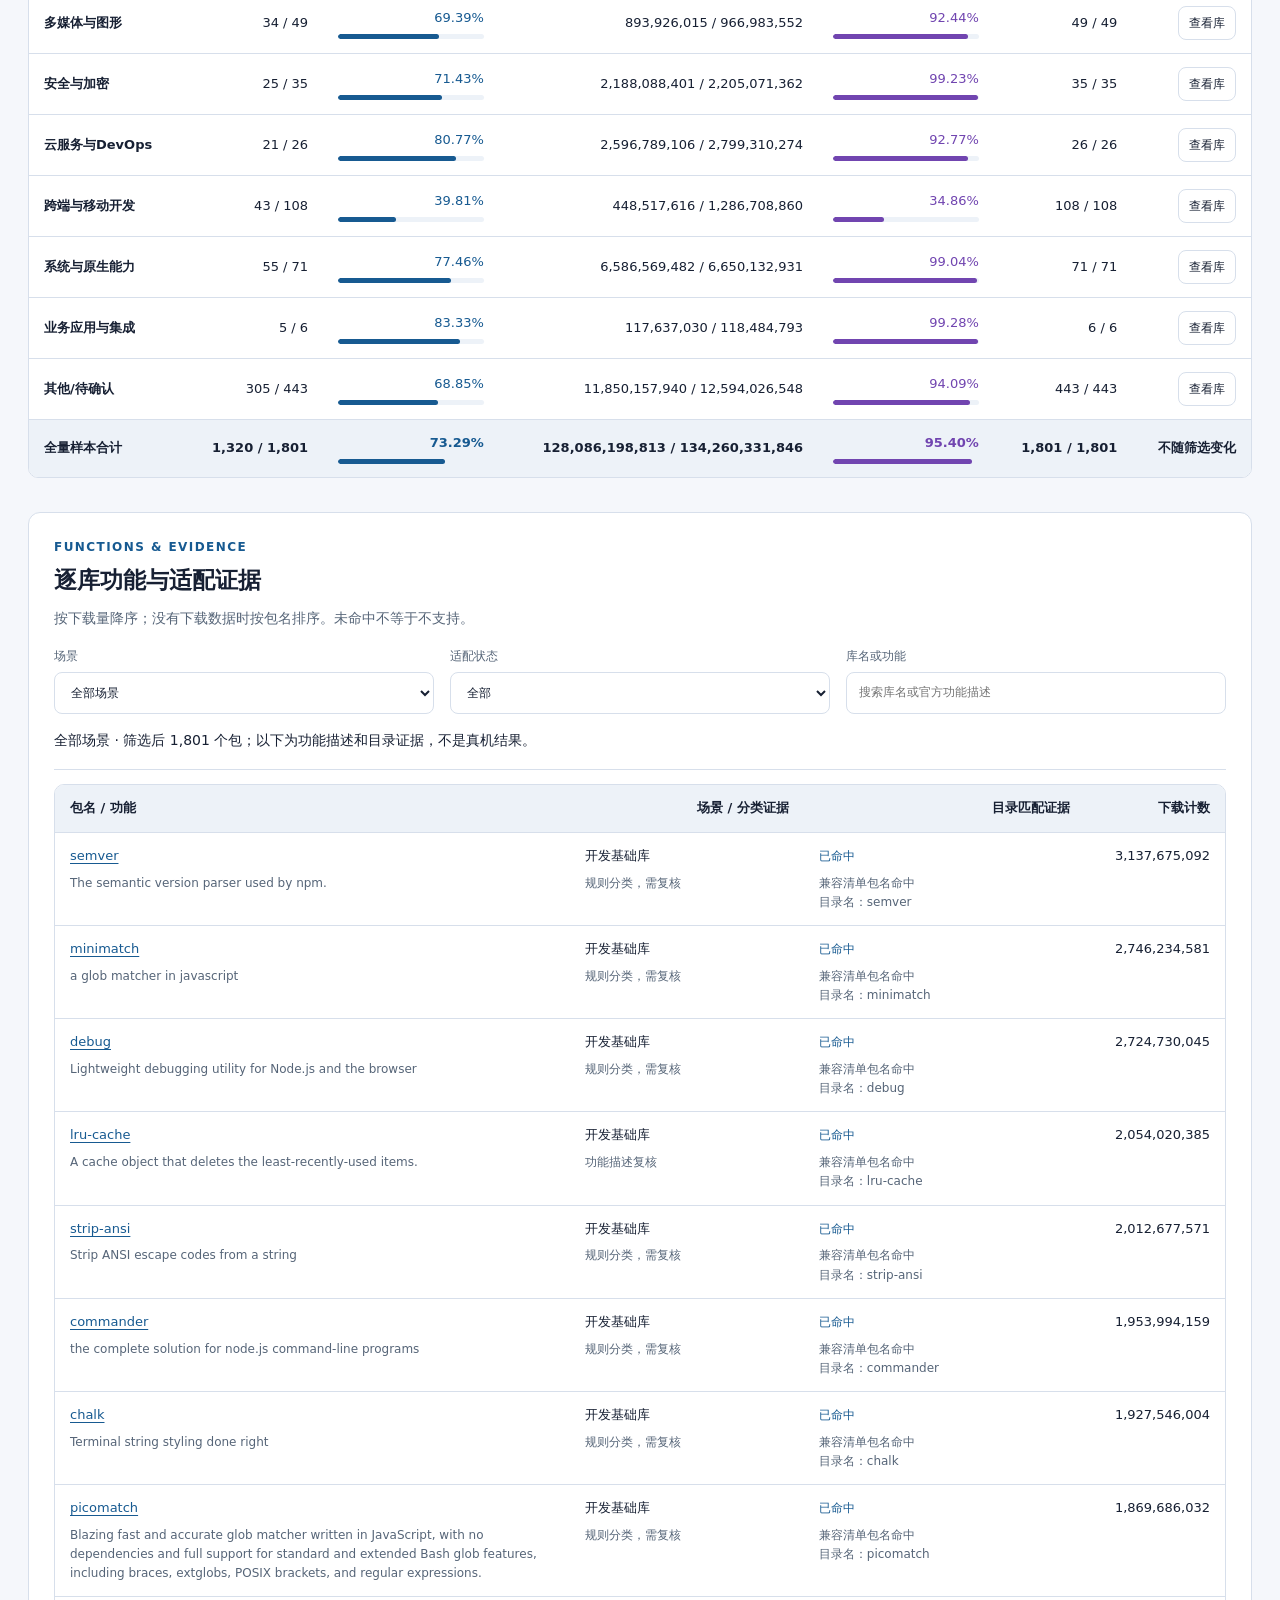
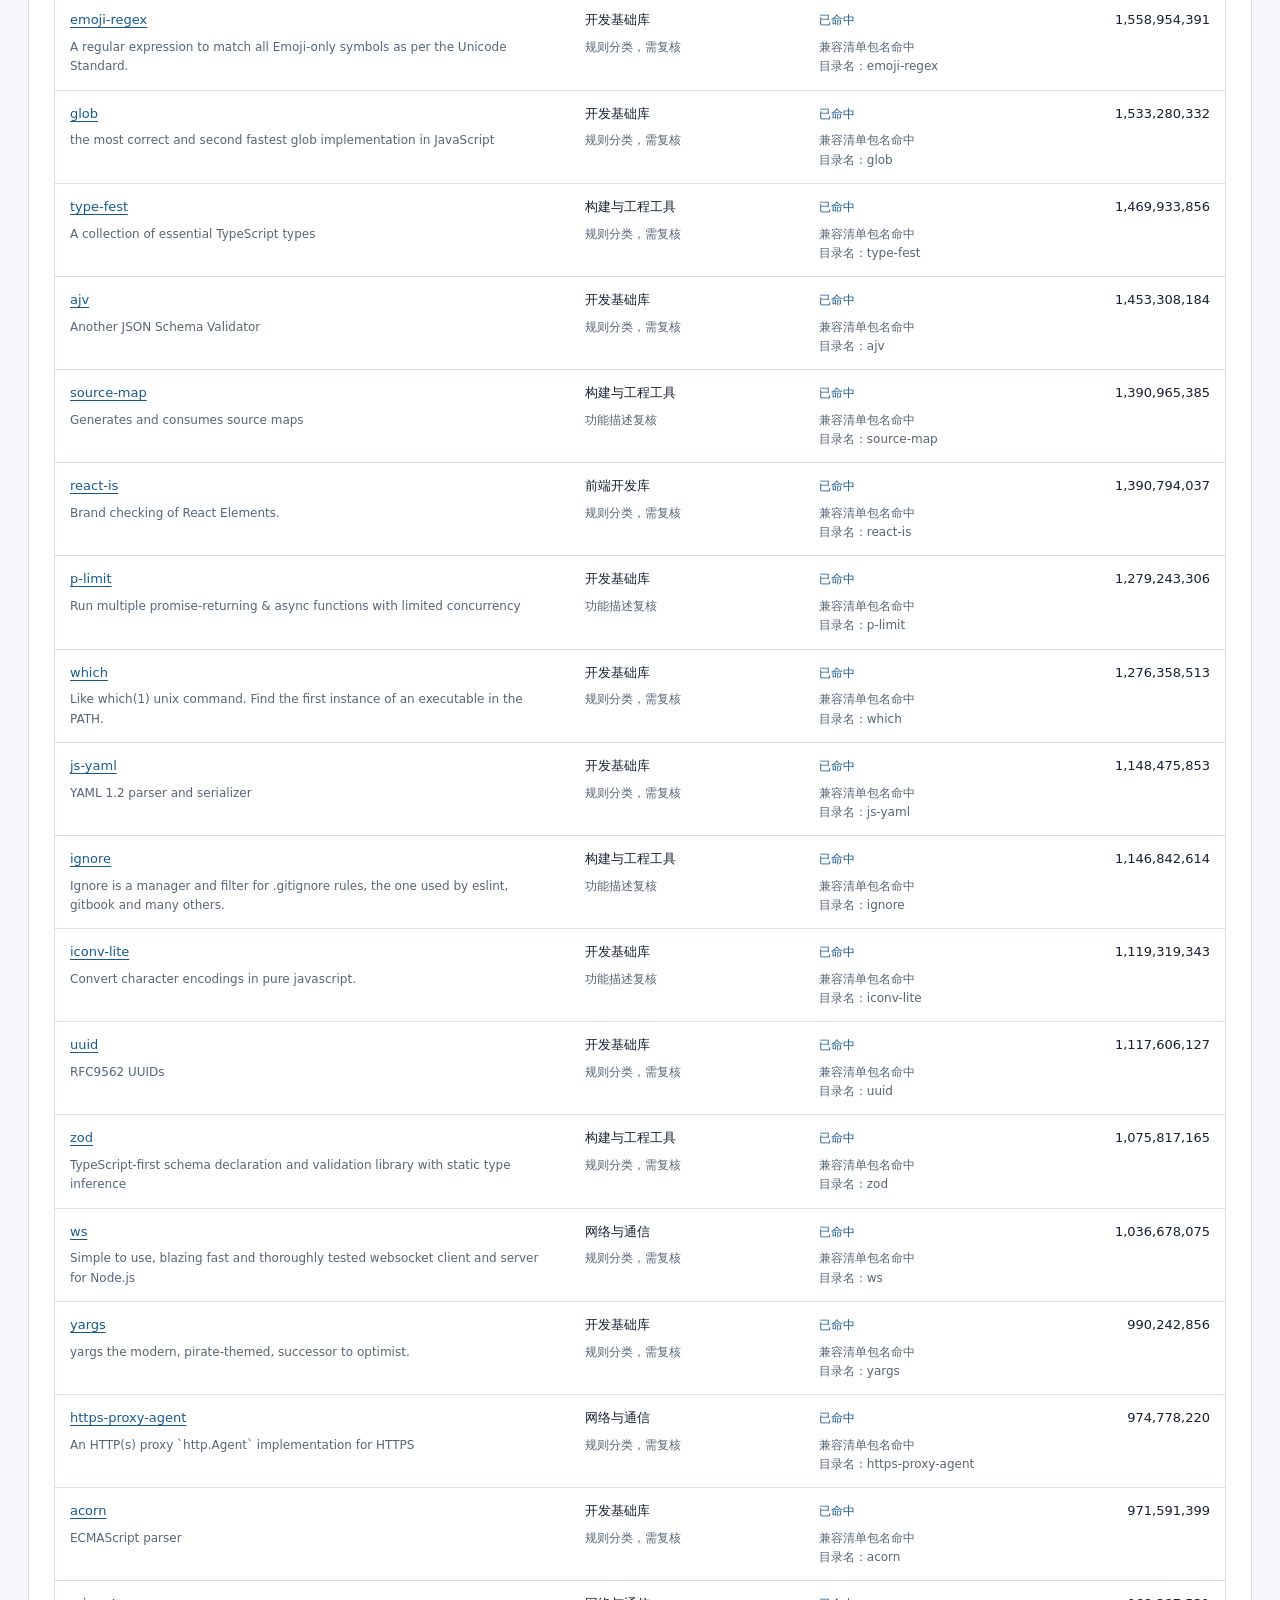
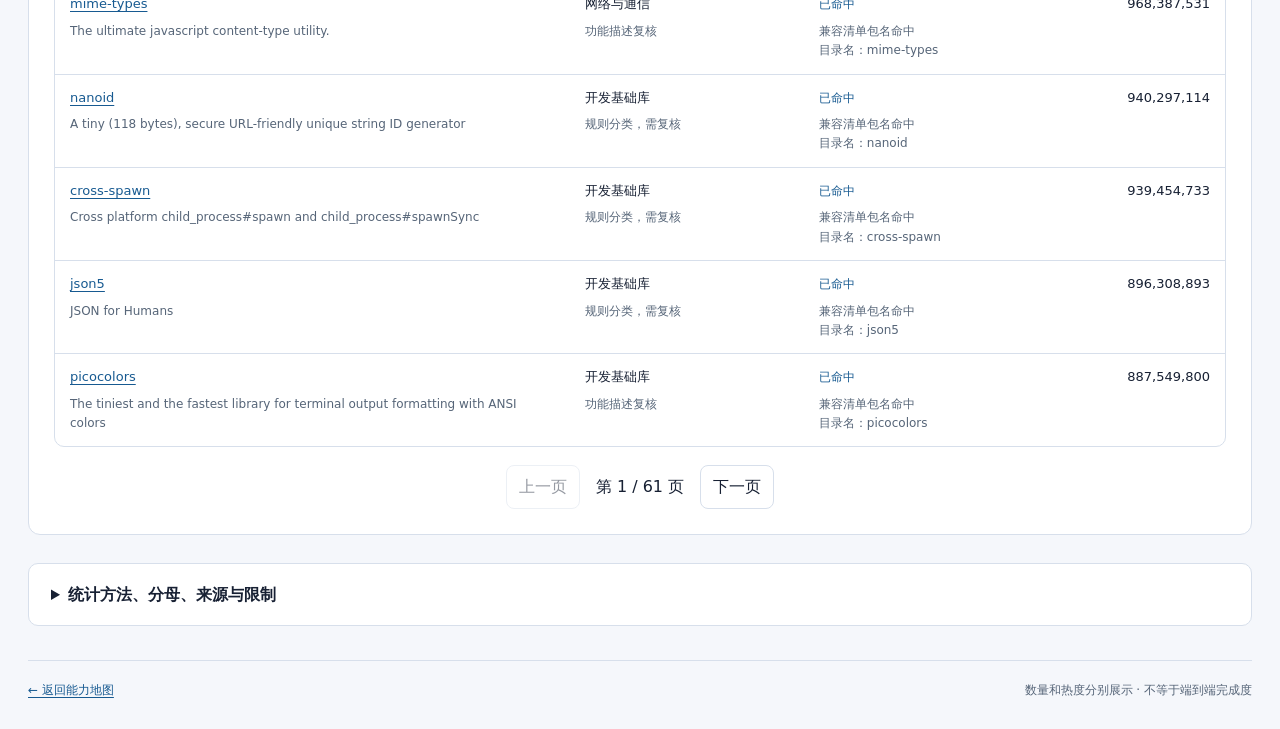
<file: nodejs-coverage.html>
<!doctype html>
<html lang="zh-CN">
<head>
  <meta charset="utf-8"><meta name="viewport" content="width=device-width,initial-scale=1">
  <title>Node.js 项目依赖覆盖分析 · 鸿蒙三方库能力地图</title>
  <link rel="stylesheet" href="python-top50k.css"><link rel="stylesheet" href="ecosystem-coverage.css">
  <script defer src="nodejs-coverage-data.js"></script><script defer src="ecosystem-coverage.js"></script>
</head>
<body>
  <a class="skip" href="#comparison">跳到场景对比</a>
  <header class="topbar"><a class="brand" href="index.html">鸿蒙三方库能力地图</a><nav aria-label="页面导航"><a href="index.html">原版地图</a><a href="index-v1.html">场景分析</a><a href="python-top50k.html">Python Top5万</a><a href="nodejs-coverage.html" aria-current="page">Node.js</a><a href="cpp-coverage.html">C/C++</a></nav></header>
  <main class="page">
    <div class="eyebrow">NODE.JS / NPM <span>双指标 · 证据分层</span></div>
    <h1>Node.js 项目依赖覆盖分析</h1>
    <p class="lead" id="scope">现有项目依赖样本 · 非 npm 全生态 Top5万</p>
    <p id="snapshot" class="snapshot"></p>
    <noscript><p class="notice">启用 JavaScript 后可查看本地静态快照，无需联网。</p></noscript>
    <p id="load-error" class="notice" role="alert" hidden></p>
    <div id="dashboard" hidden>
      <aside id="boundary" class="notice"></aside>
      <section class="metrics" aria-label="全量样本指标，不随筛选变化">
        <article class="metric"><div class="metric-title">库数量覆盖率 <span class="tag count">目录命中</span></div><strong id="count-rate"></strong><p id="count-numbers"></p><small>样本内命中包数 ÷ 样本全部包数</small></article>
        <article class="metric download-metric"><div class="metric-title" id="weight-title">下载量加权覆盖率</div><strong id="weight-rate"></strong><p id="weight-numbers"></p><small id="weight-quality"></small></article>
      </section>
      <p id="catalog-summary" class="muted small"></p>
      <section id="comparison">
        <div class="section-heading"><div><div class="eyebrow">SCENE COMPARISON</div><h2>各场景 · 数量 × 使用热度</h2><p id="category-policy"></p></div><button id="export" type="button">导出逐库 JSON</button></div>
        <div class="toolbar"><label for="category-search">场景搜索<input id="category-search" type="search" placeholder="例如：办公、Agent、基础"></label><label for="sort">排序<select id="sort"><option value="original">原标签顺序</option><option value="count">数量覆盖率：高 → 低</option><option value="weight">下载覆盖率：高 → 低</option><option value="gap">未命中库数：多 → 少</option></select></label><span id="result-count" role="status" aria-live="polite"></span></div>
        <div class="table-wrap" tabindex="0" role="region" aria-label="各场景覆盖表"><table><caption>比例从同一分母计算；“—”表示暂无数据，不表示0%。点击场景可查看逐库功能。</caption><thead><tr><th scope="col">场景标签</th><th scope="col">命中 / 全部包</th><th scope="col">数量覆盖率</th><th scope="col">命中 / 全部下载计数</th><th scope="col">下载覆盖率</th><th scope="col">下载数据完整性</th><th scope="col">明细</th></tr></thead><tbody id="category-rows"></tbody><tfoot id="total-row"></tfoot></table></div>
        <p id="no-results" class="empty" hidden>没有匹配的场景。</p>
      </section>
      <section class="detail-panel" id="details" aria-labelledby="detail-title">
        <div class="section-heading"><div><div class="eyebrow">FUNCTIONS & EVIDENCE</div><h2 id="detail-title">逐库功能与适配证据</h2><p>按下载量降序；没有下载数据时按包名排序。未命中不等于不支持。</p></div></div>
        <div class="toolbar"><label for="detail-category">场景<select id="detail-category"></select></label><label for="match-filter">适配状态<select id="match-filter"><option value="all">全部</option><option value="missing">当前未命中</option><option value="matched">目录 / 用户确认命中</option></select></label><label for="package-search">库名或功能<input id="package-search" type="search" placeholder="搜索库名或官方功能描述"></label></div>
        <p id="detail-summary" aria-live="polite"></p>
        <div class="table-wrap" tabindex="0" role="region" aria-label="逐库功能表"><table class="library-table"><thead><tr><th scope="col">包名 / 功能</th><th scope="col">场景 / 分类证据</th><th scope="col">目录匹配证据</th><th scope="col">下载计数</th></tr></thead><tbody id="library-rows"></tbody></table></div>
        <div class="pagination"><button id="previous" type="button">上一页</button><span id="page-label" role="status" aria-live="polite"></span><button id="next" type="button">下一页</button></div>
      </section>
      <details class="method"><summary>统计方法、分母、来源与限制</summary><div class="method-body"><p id="denominator"></p><p>数量覆盖率 = 同场景命中库数 / 同场景样本库数；下载加权覆盖率 = 同场景命中库下载计数之和 / 同场景已取得下载计数之和。若有缺失，仅代表已获取数据子集。总比例按总和计算，不平均各场景百分比。</p><ul id="limitations"></ul><h3>来源与快照</h3><ul id="sources"></ul><p id="excluded"></p><p>全量逐库JSON包含功能、分类规则、匹配证据、官方链接及来源哈希，可离线复核。页面不会自动联网更新。</p></div></details>
    </div>
    <footer><a href="index.html">← 返回能力地图</a><span>数量和热度分别展示 · 不等于端到端完成度</span></footer>
  </main>
</body>
</html>
</file>
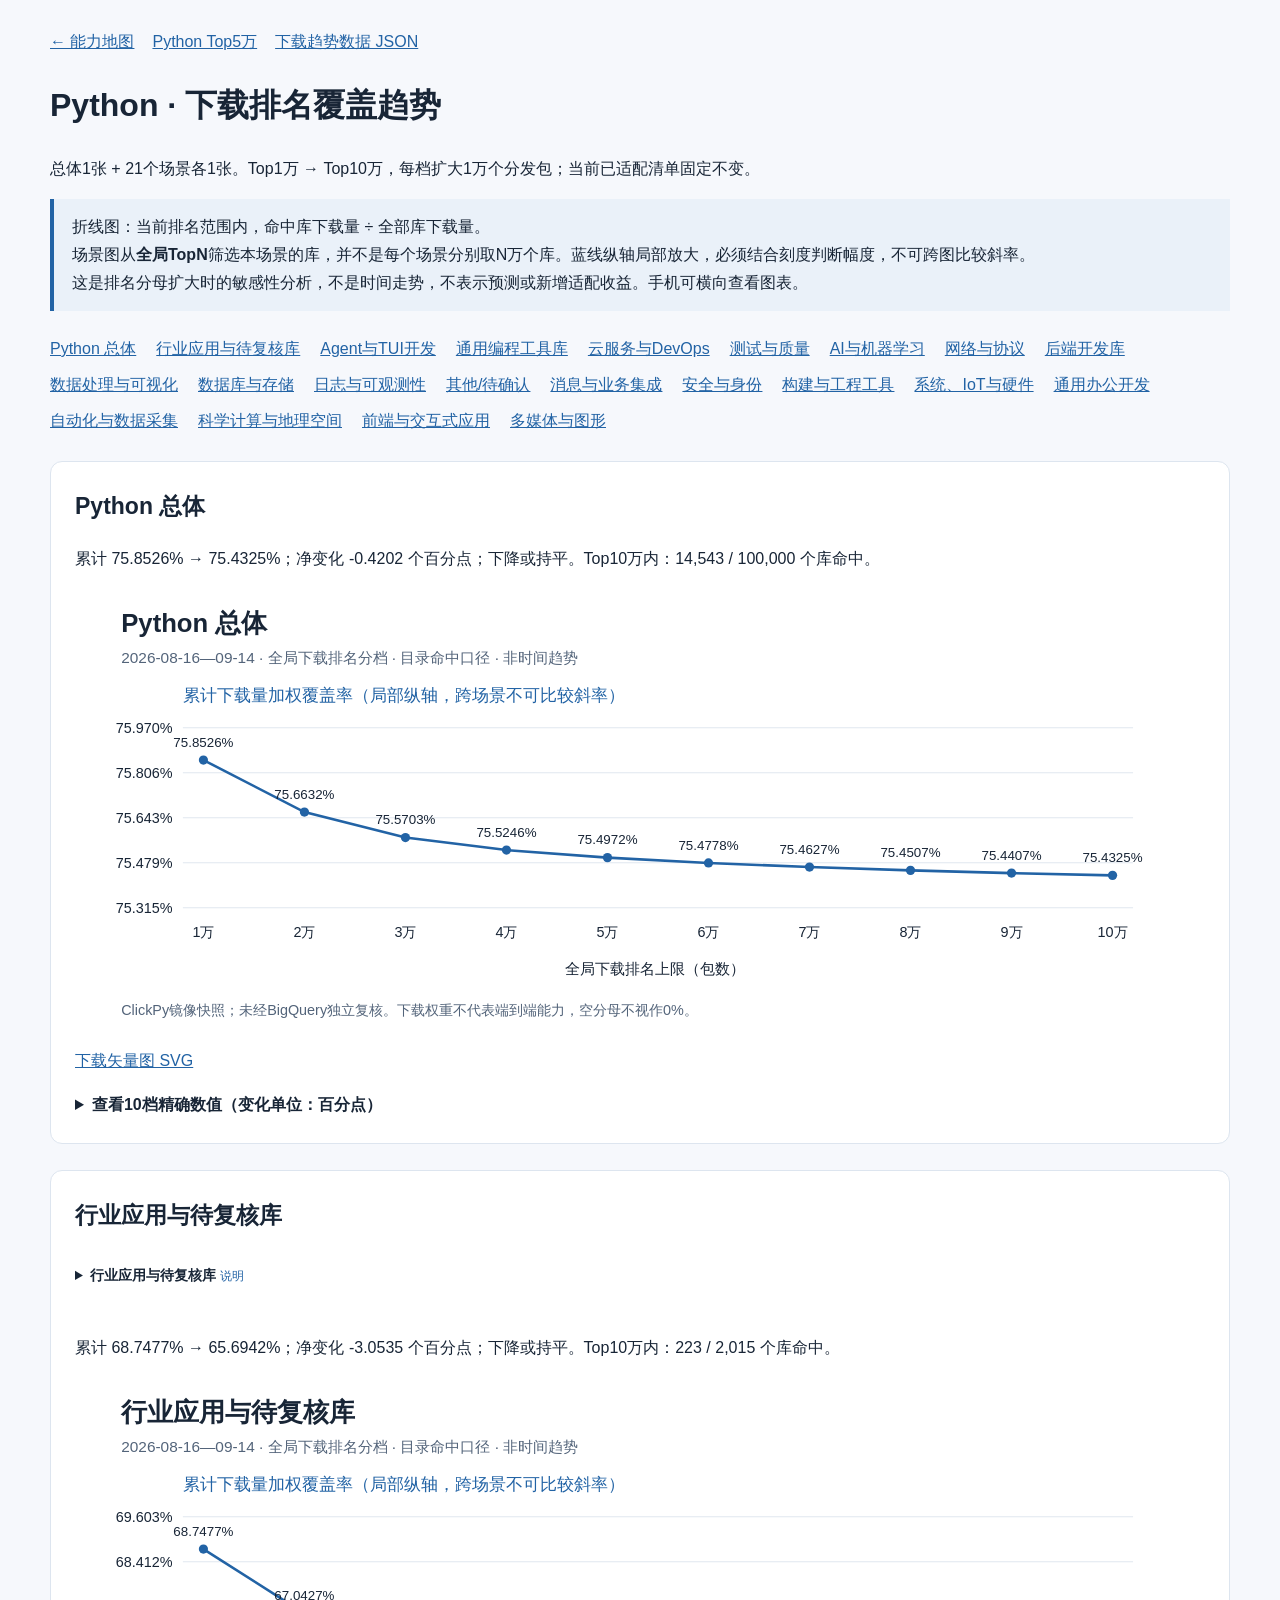
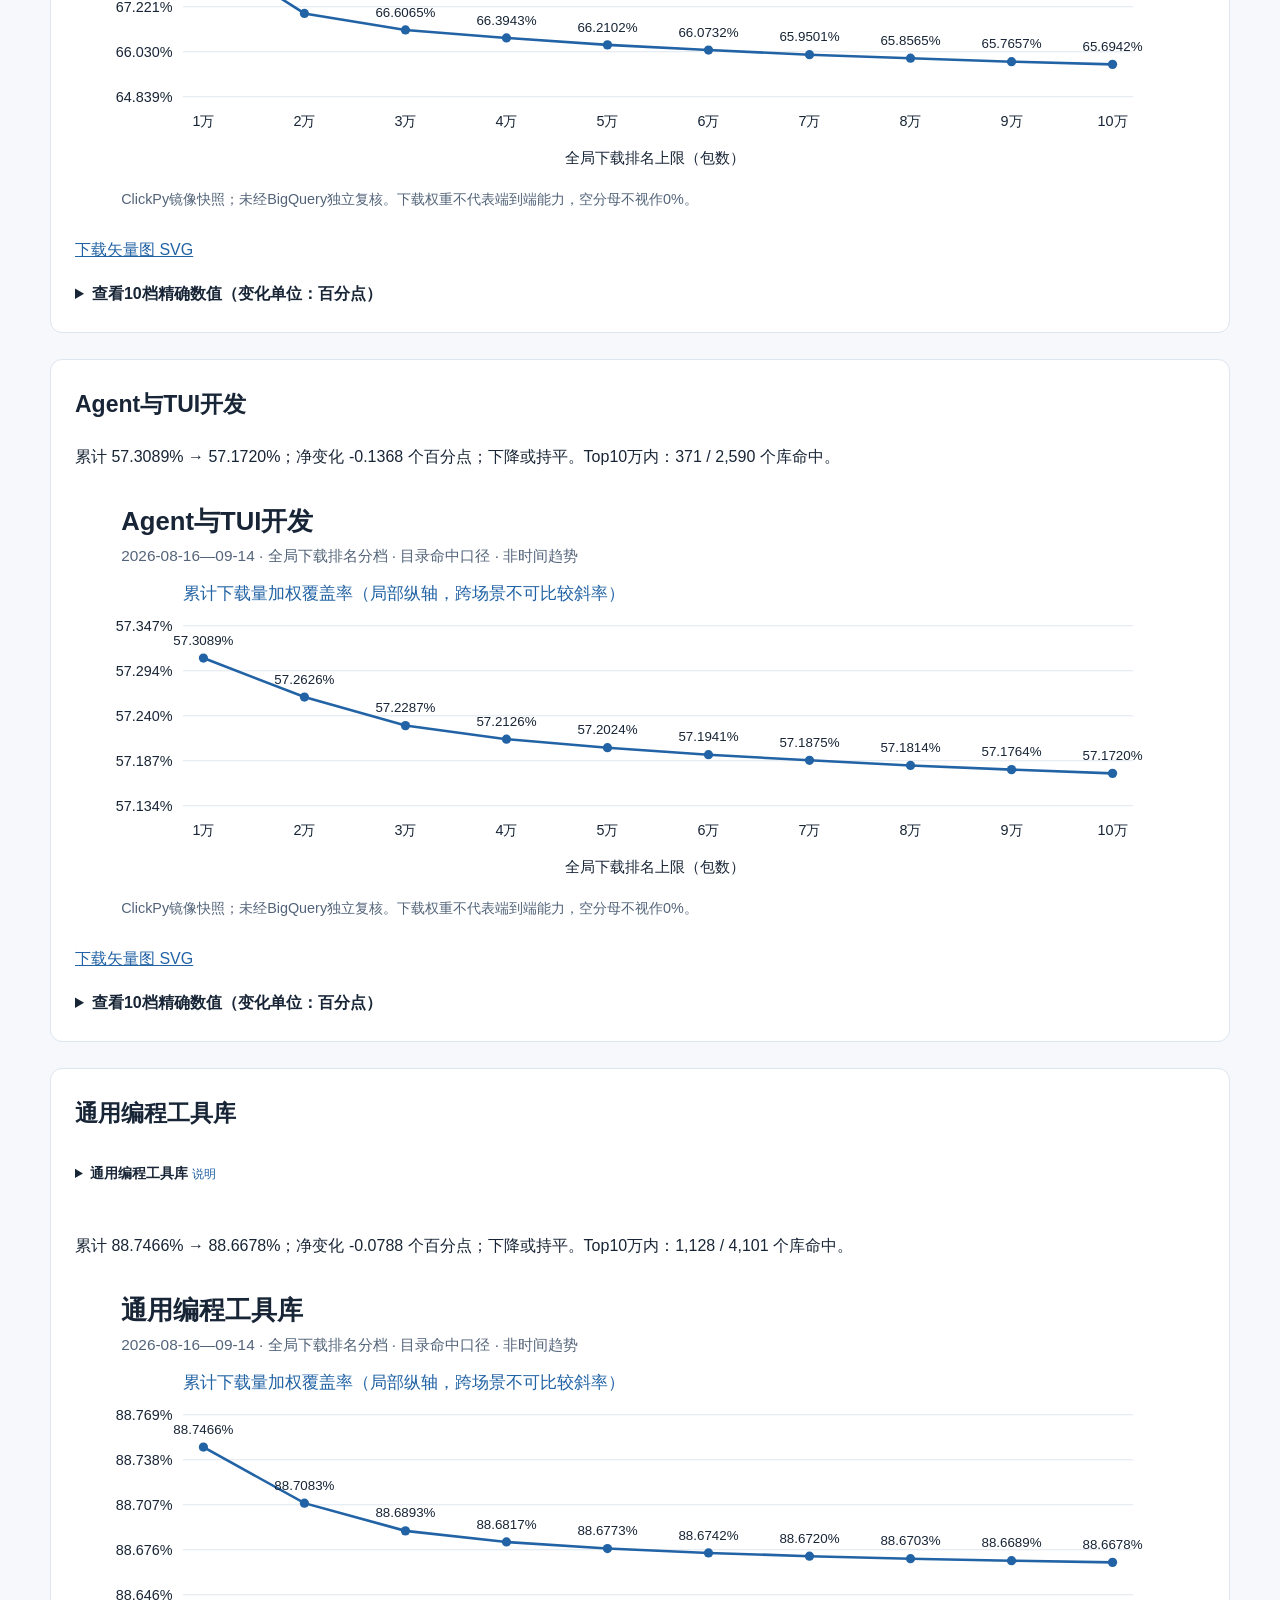
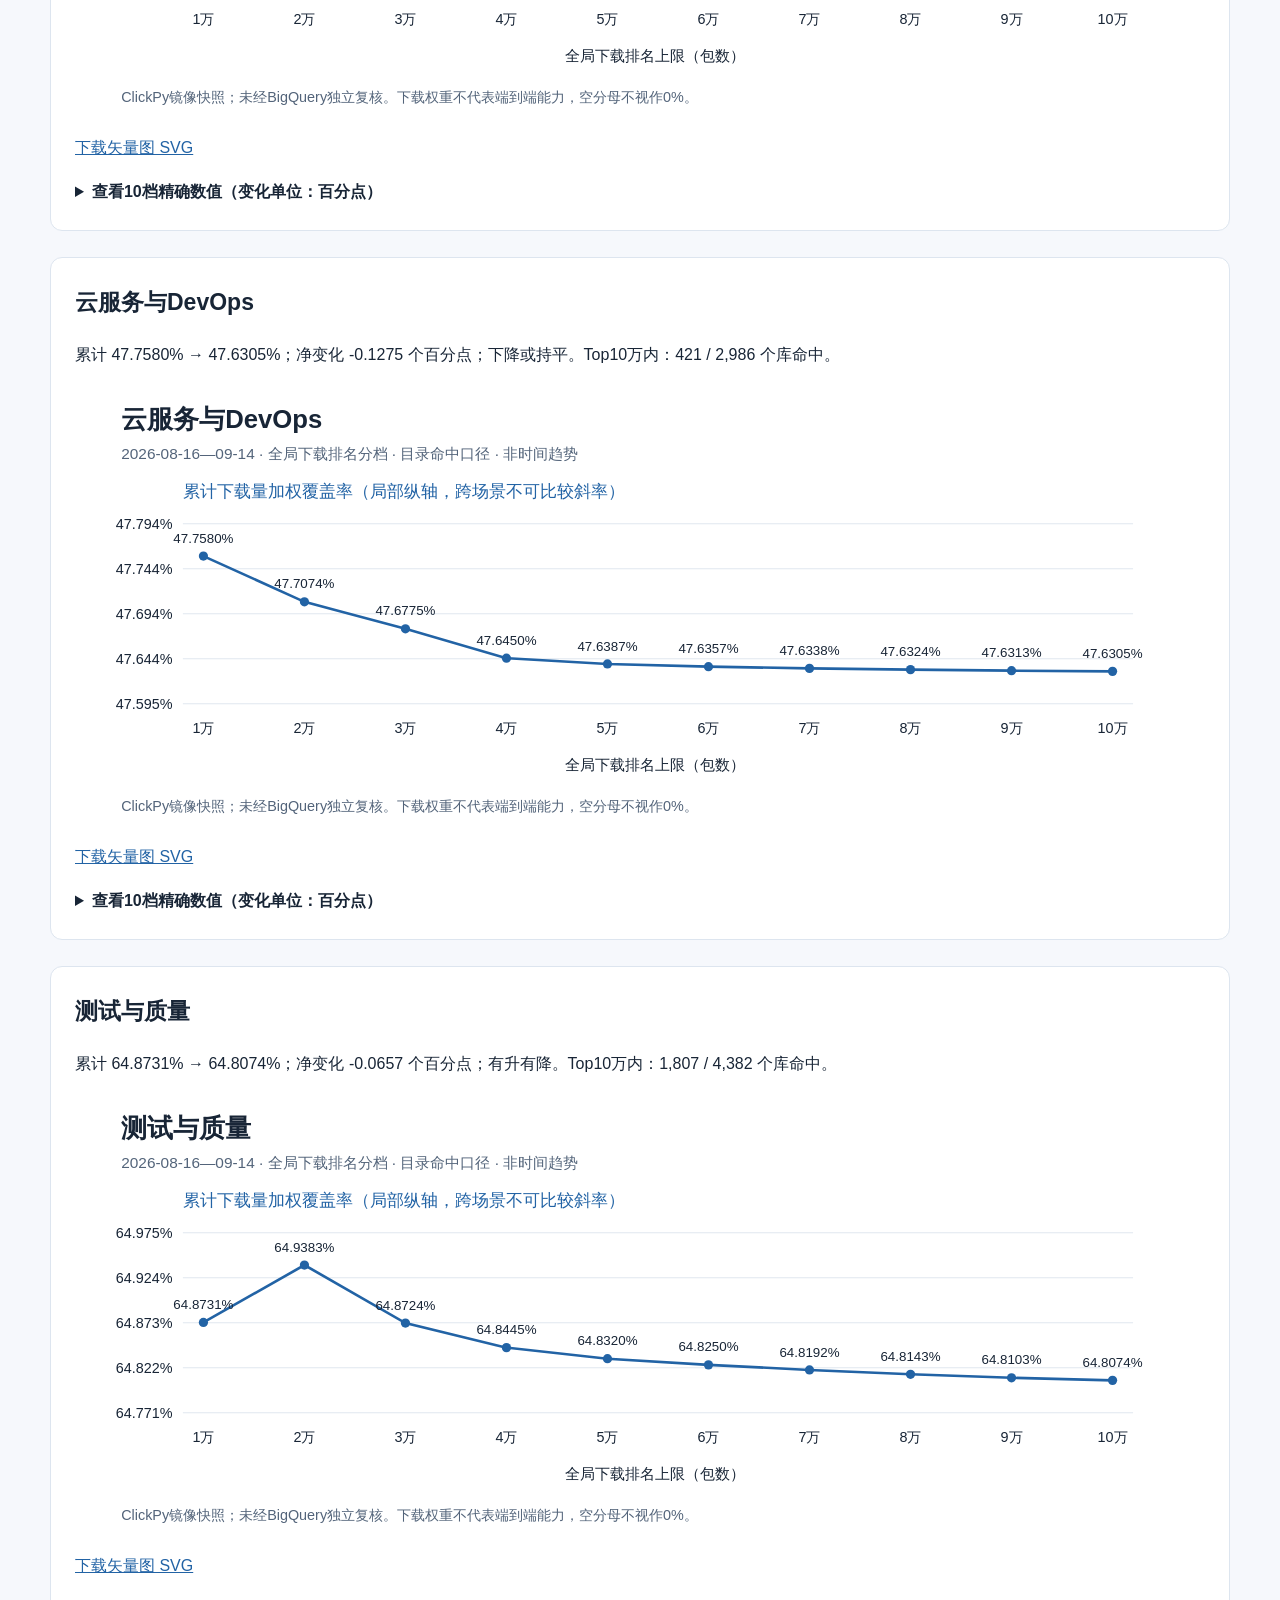
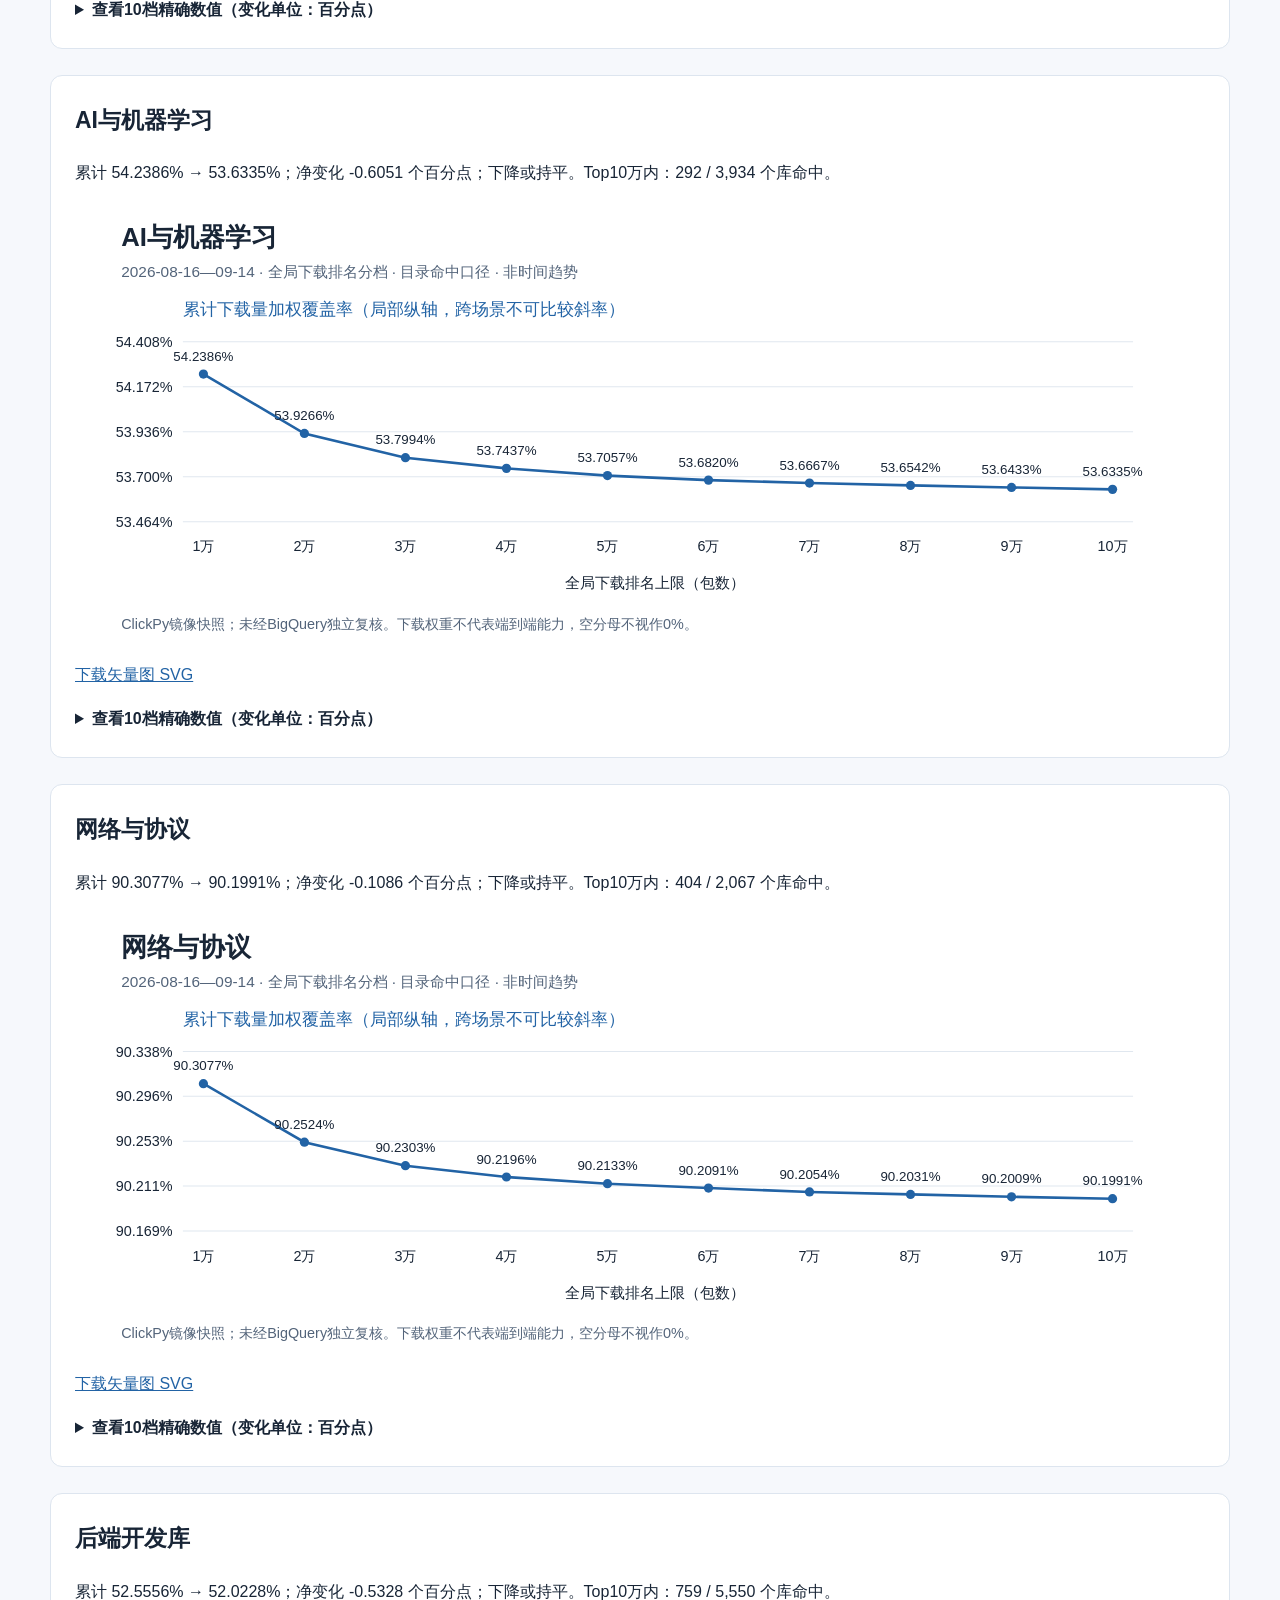
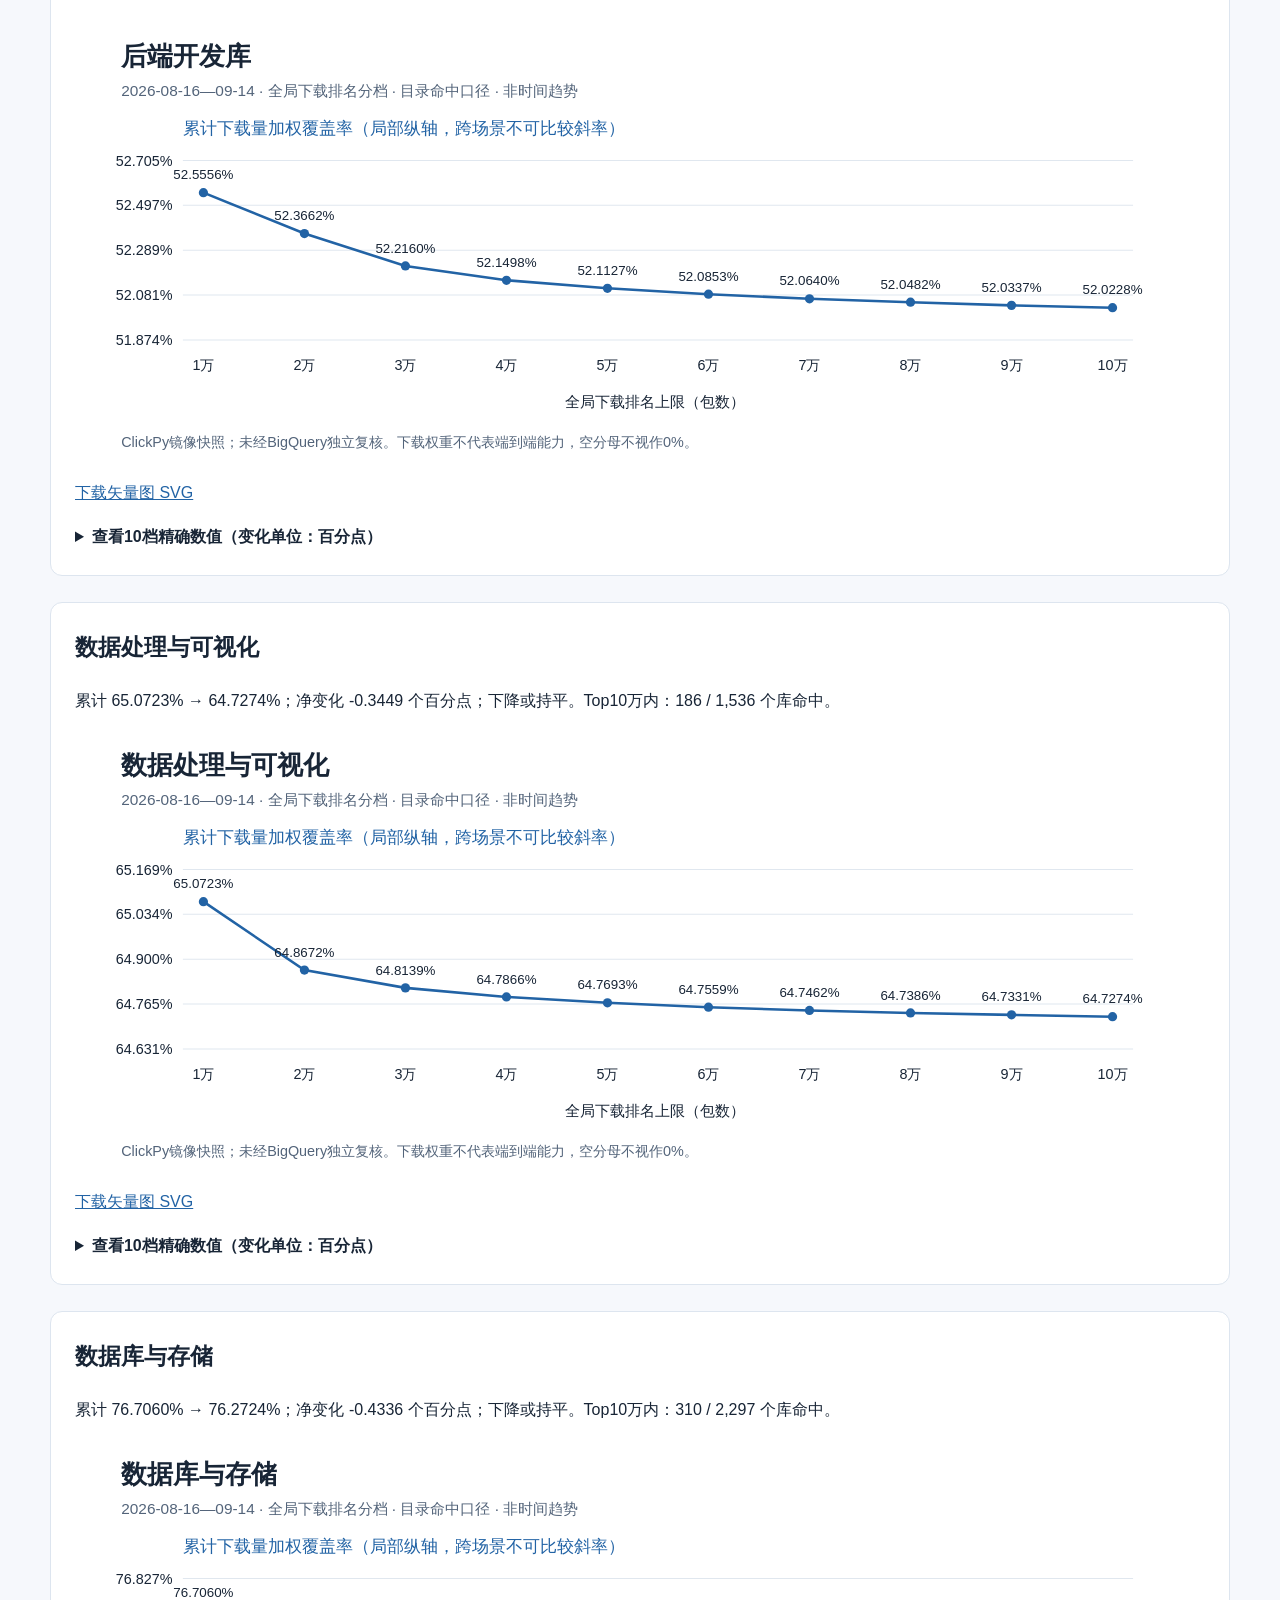
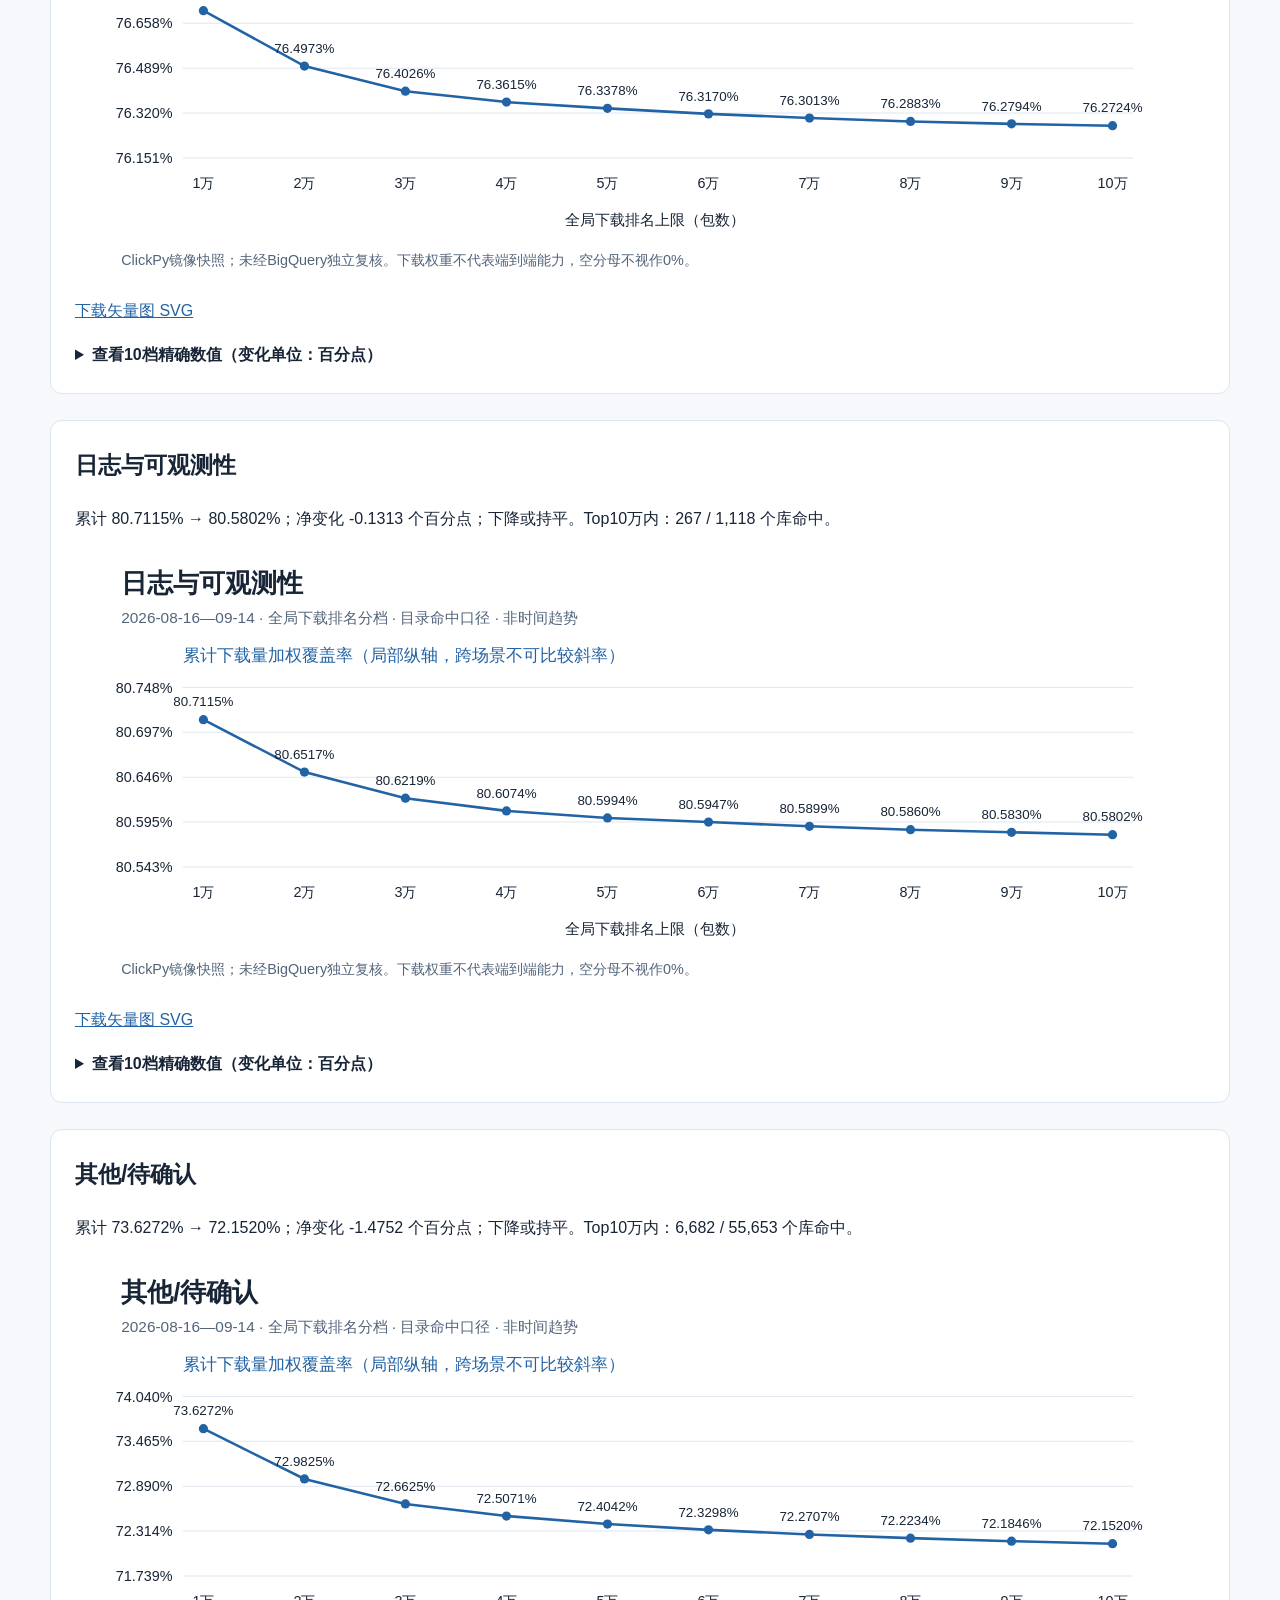
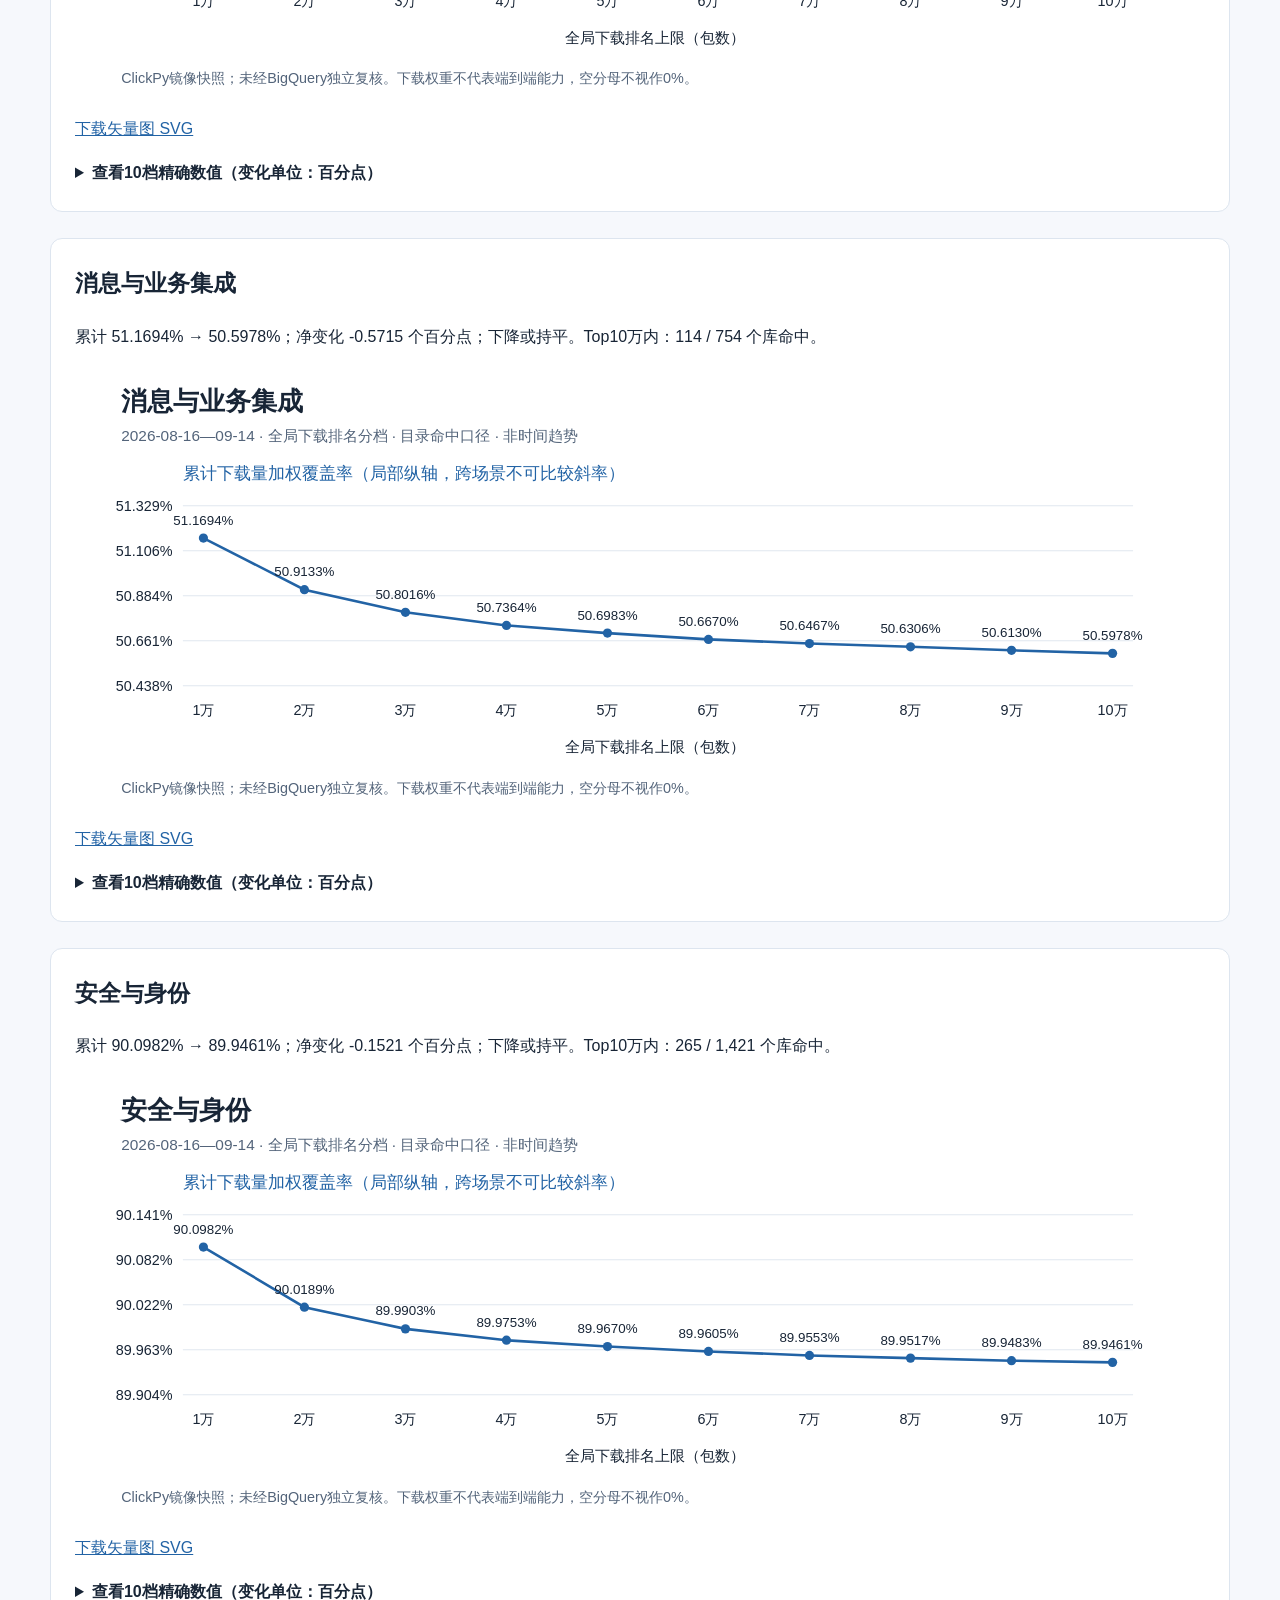
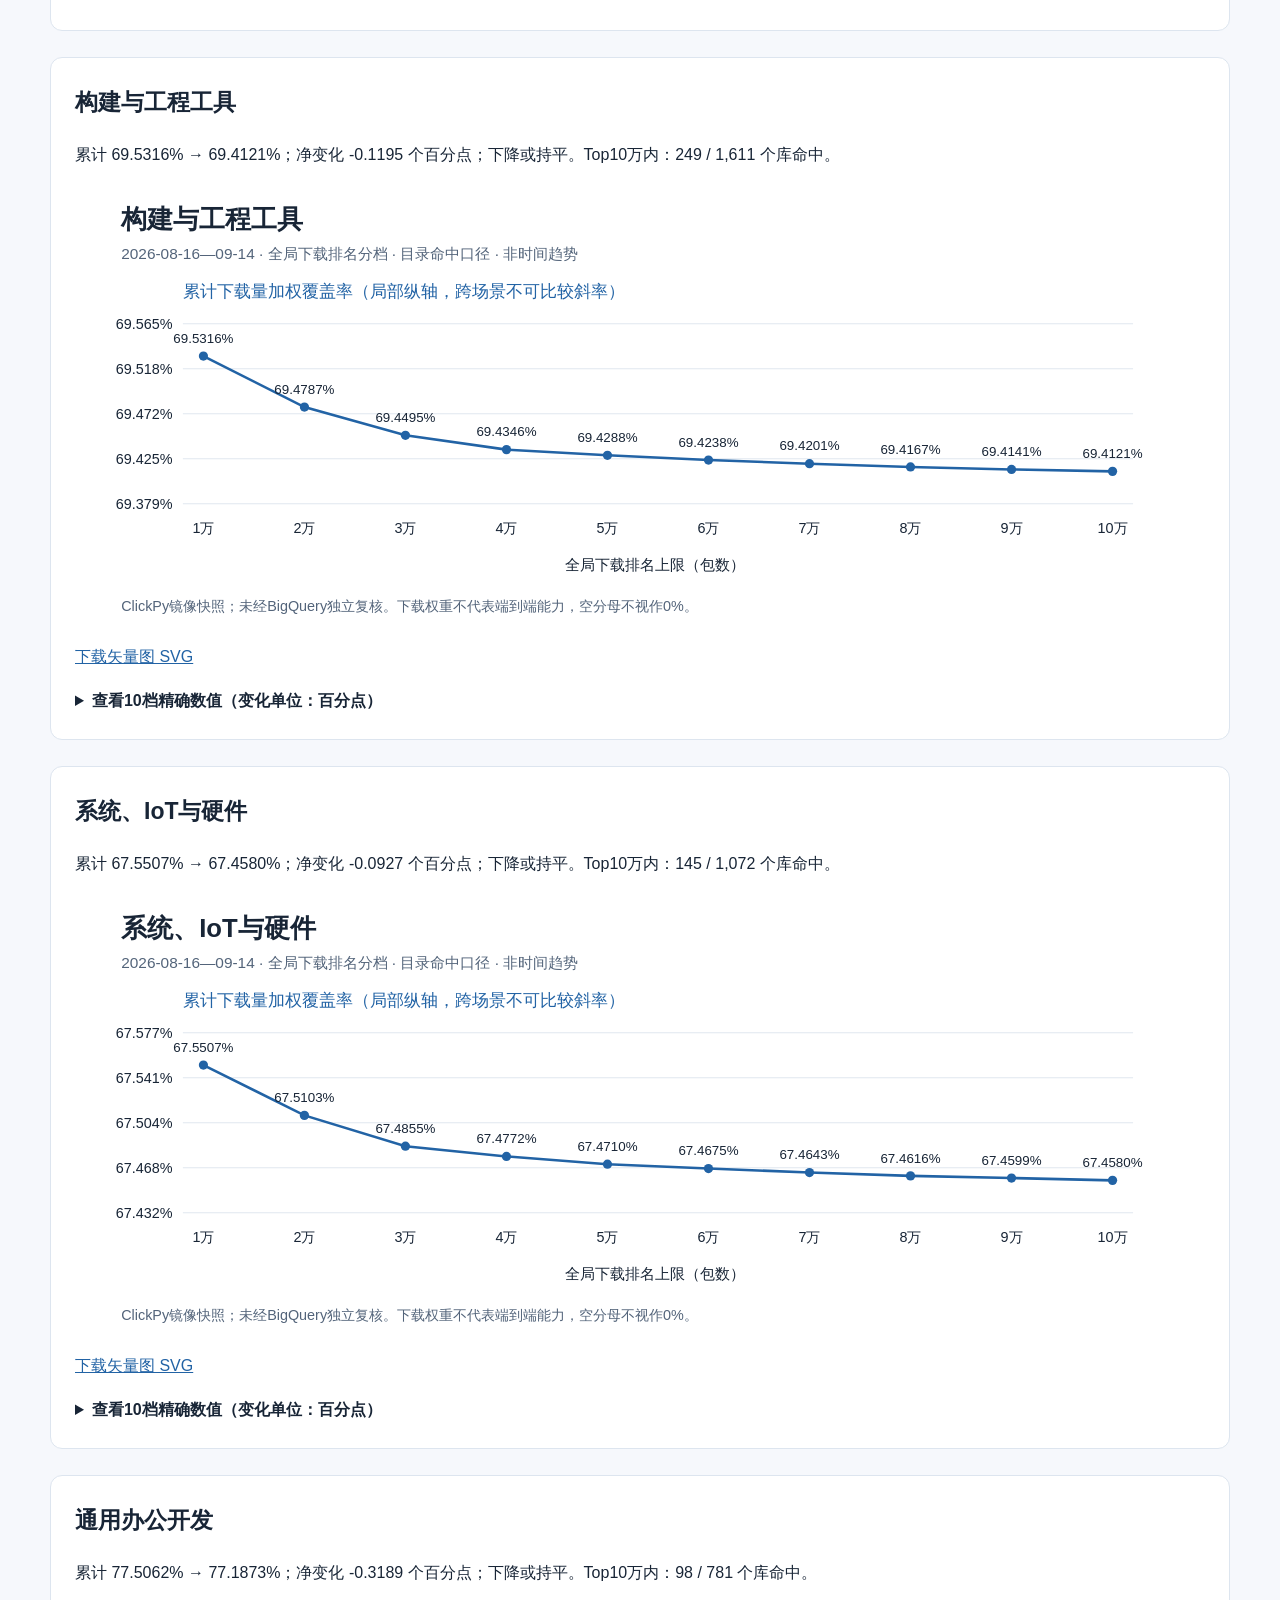
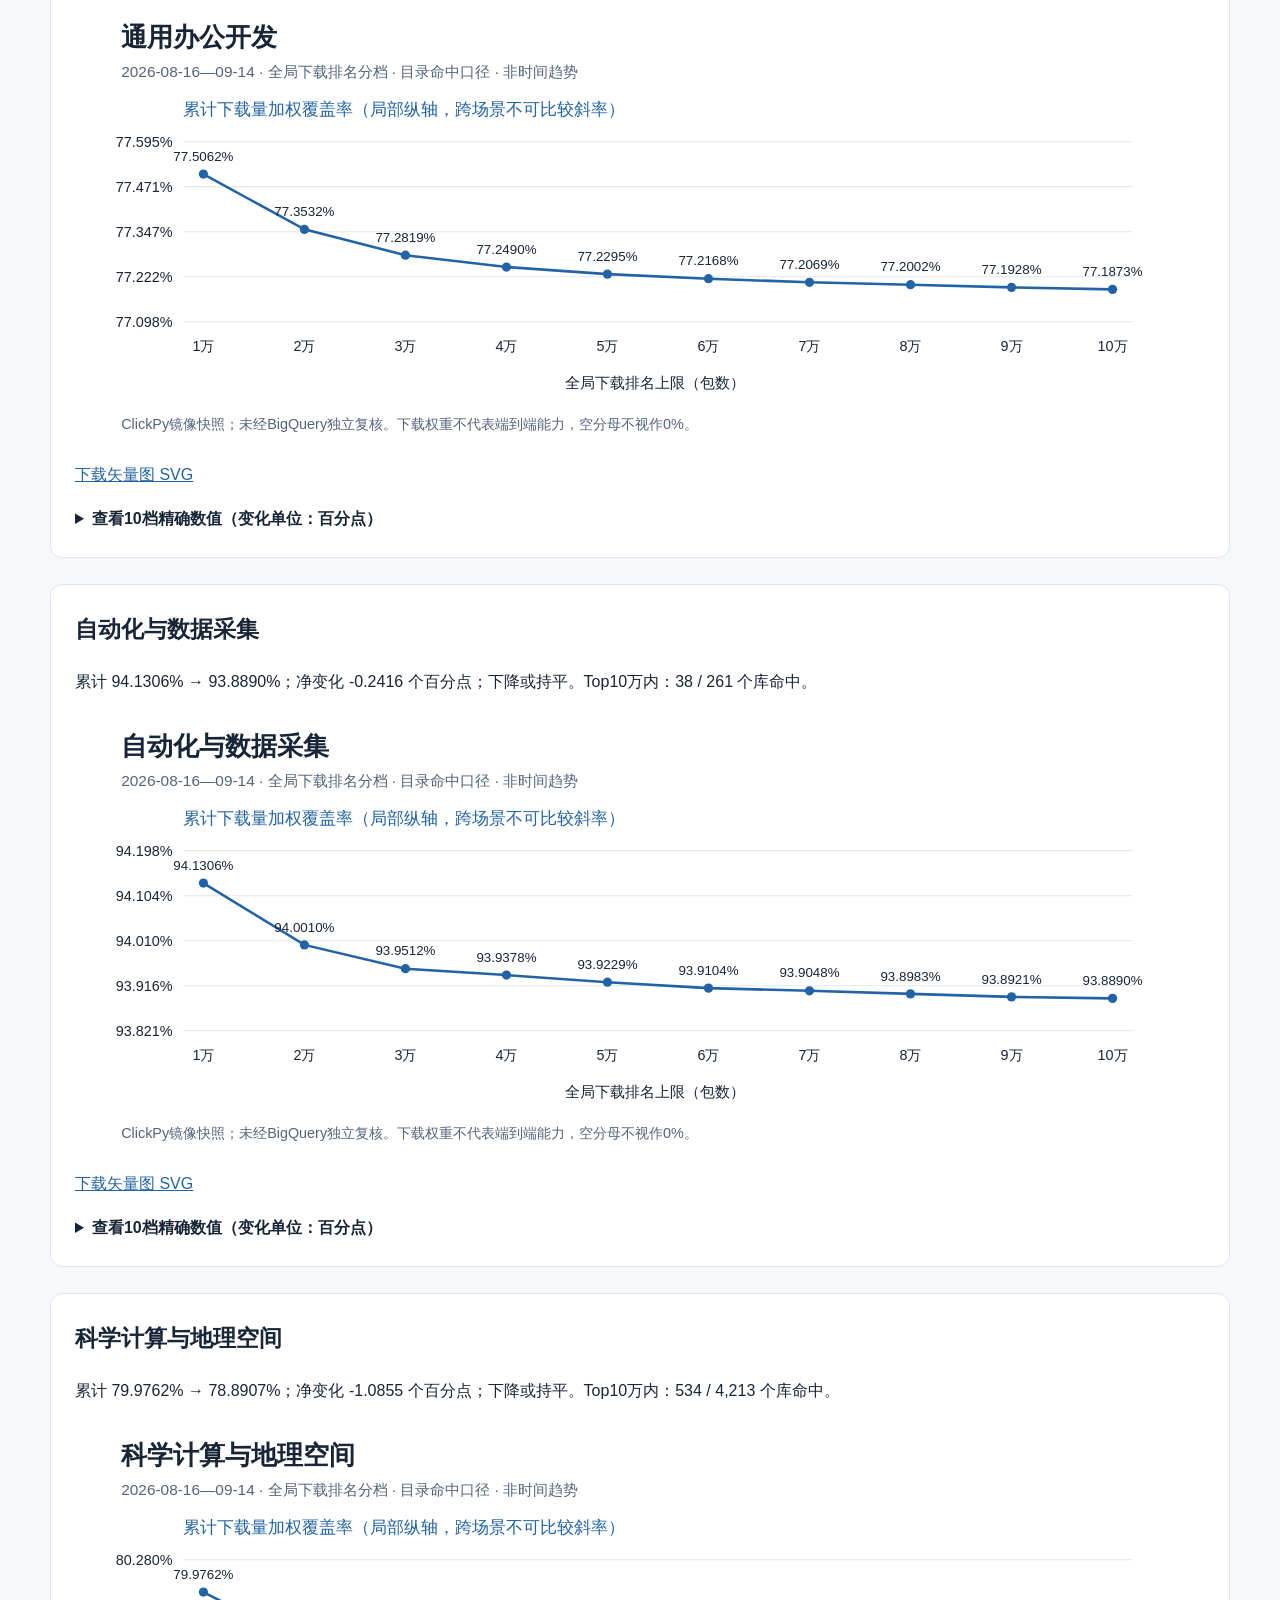
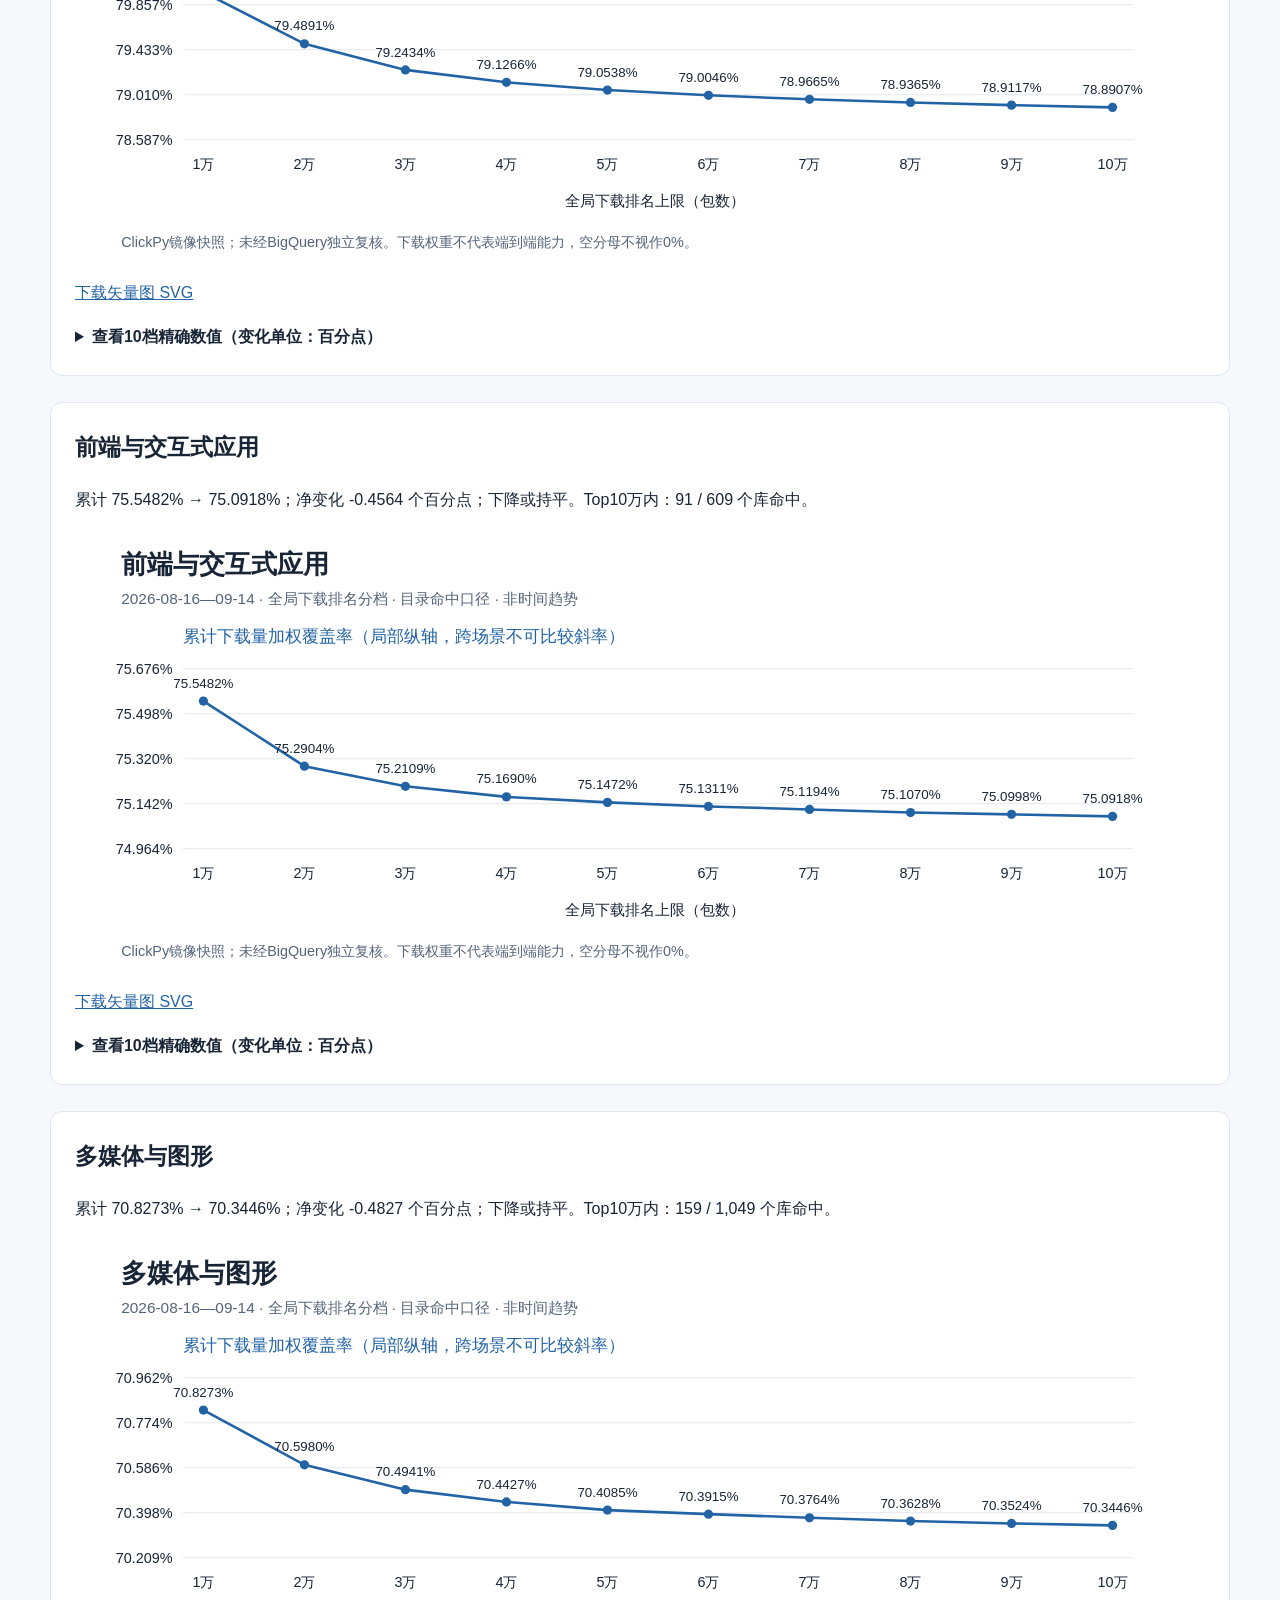
<file: python-rank-trends.html>
<!doctype html><html lang="zh-CN"><head><meta charset="utf-8"><meta name="viewport" content="width=device-width,initial-scale=1"><title>Python 下载排名覆盖趋势</title><style>body{margin:0;background:#f6f8fc;color:#182536;font:16px/1.75 "Microsoft YaHei",sans-serif}main{max-width:1180px;margin:auto;padding:28px 20px}a{color:#2263a5}nav{display:flex;gap:18px;flex-wrap:wrap}h1{font-size:32px}h2{font-size:23px;margin-top:0}.note{border-left:4px solid #2263a5;padding:14px 18px;background:#eaf1f9}section{background:white;padding:24px;margin:26px 0;border:1px solid #dde5ef;border-radius:12px}.chart,.table{overflow-x:auto}.chart img{display:block;width:100%;min-width:920px;height:auto}table{border-collapse:collapse;min-width:900px;width:100%;font-size:14px}td,th{border-bottom:1px solid #dce3ed;padding:10px;text-align:right}td:first-child,th:first-child{text-align:left}summary{cursor:pointer;font-weight:600}.jump{display:flex;gap:8px 20px;flex-wrap:wrap;margin:24px 0}footer{color:#53647a;font-size:14px}@media(max-width:600px){main{padding:18px 12px}section{padding:14px}h1{font-size:26px}}@media print{body{background:white}section{break-inside:avoid;border:0;padding:0}.chart img{min-width:0}nav,.jump,details{display:none}}</style><link rel="stylesheet" href="python-rank-trends.css"></head><body><main><nav><a href="index.html">← 能力地图</a><a href="python-top50k.html">Python Top5万</a><a href="outputs/pypi-top100k-20260915/rank-trends/summary.json" download>下载趋势数据 JSON</a></nav><h1>Python · 下载排名覆盖趋势</h1><p>总体1张 + 21个场景各1张。Top1万 → Top10万，每档扩大1万个分发包；当前已适配清单固定不变。</p><div class="note">折线图：当前排名范围内，命中库下载量 ÷ 全部库下载量。<br>场景图从<strong>全局TopN</strong>筛选本场景的库，并不是每个场景分别取N万个库。蓝线纵轴局部放大，必须结合刻度判断幅度，不可跨图比较斜率。<br>这是排名分母扩大时的敏感性分析，不是时间走势，不表示预测或新增适配收益。手机可横向查看图表。</div><div class="jump"><a href="#overall">Python 总体</a><a href="#domain">行业应用与待复核库</a><a href="#agent-tui">Agent与TUI开发</a><a href="#foundation">通用编程工具库</a><a href="#cloud">云服务与DevOps</a><a href="#testing">测试与质量</a><a href="#ai">AI与机器学习</a><a href="#network">网络与协议</a><a href="#backend">后端开发库</a><a href="#data">数据处理与可视化</a><a href="#database">数据库与存储</a><a href="#observability">日志与可观测性</a><a href="#other">其他/待确认</a><a href="#messaging">消息与业务集成</a><a href="#security">安全与身份</a><a href="#build">构建与工程工具</a><a href="#system-iot">系统、IoT与硬件</a><a href="#office">通用办公开发</a><a href="#automation">自动化与数据采集</a><a href="#science">科学计算与地理空间</a><a href="#frontend">前端与交互式应用</a><a href="#multimedia">多媒体与图形</a></div><section id="overall"><h2>Python 总体</h2><p>累计 75.8526% → 75.4325%；净变化 -0.4202 个百分点；下降或持平。Top10万内：14,543 / 100,000 个库命中。</p><div class="chart"><img src="outputs/pypi-top100k-20260915/rank-trends/overall.svg" width="1100" height="430" alt="Python 总体的累计下载加权覆盖趋势折线图"></div><p><a href="outputs/pypi-top100k-20260915/rank-trends/overall.svg" download>下载矢量图 SVG</a></p><details><summary>查看10档精确数值（变化单位：百分点）</summary><div class="table"><table><thead><tr><th>全局排名范围</th><th>场景命中/全部库</th><th>命中/全部下载计数</th><th>累计覆盖率</th><th>比上一档变化</th><th>新增区间本场景覆盖率</th></tr></thead><tbody><tr><td>Top1万</td><td>5,484 / 10,000</td><td>105,082,046,203 / 138,534,506,246</td><td>75.8526%</td><td>—</td><td>75.8526%</td></tr><tr><td>Top2万</td><td>8,704 / 20,000</td><td>105,323,163,364 / 139,200,035,432</td><td>75.6632%</td><td>-0.1894</td><td>36.2294%</td></tr><tr><td>Top3万</td><td>9,998 / 30,000</td><td>105,353,000,302 / 139,410,560,278</td><td>75.5703%</td><td>-0.0929</td><td>14.1726%</td></tr><tr><td>Top4万</td><td>11,011 / 40,000</td><td>105,362,867,560 / 139,508,072,213</td><td>75.5246%</td><td>-0.0457</td><td>10.1190%</td></tr><tr><td>Top5万</td><td>12,082 / 50,000</td><td>105,369,147,867 / 139,567,021,774</td><td>75.4972%</td><td>-0.0274</td><td>10.6537%</td></tr><tr><td>Top6万</td><td>12,947 / 60,000</td><td>105,372,769,035 / 139,607,607,638</td><td>75.4778%</td><td>-0.0194</td><td>8.9222%</td></tr><tr><td>Top7万</td><td>13,486 / 70,000</td><td>105,374,396,551 / 139,637,717,473</td><td>75.4627%</td><td>-0.0151</td><td>5.4053%</td></tr><tr><td>Top8万</td><td>13,905 / 80,000</td><td>105,375,382,268 / 139,661,284,757</td><td>75.4507%</td><td>-0.0120</td><td>4.1826%</td></tr><tr><td>Top9万</td><td>14,210 / 90,000</td><td>105,375,968,571 / 139,680,459,353</td><td>75.4407%</td><td>-0.0099</td><td>3.0577%</td></tr><tr><td>Top10万</td><td>14,543 / 100,000</td><td>105,376,504,101 / 139,696,506,873</td><td>75.4325%</td><td>-0.0083</td><td>3.3372%</td></tr></tbody></table></div></details></section>
<section id="domain"><h2>行业应用与待复核库</h2><details class="category-help"><summary aria-label="行业应用与待复核库：轻触展开或收起解释">行业应用与待复核库 <span class="category-help-hint">说明</span></summary><p>原名称：业务与行业组件。金融、电商、医疗、教育等行业功能组件，以及该主类中证据尚待复核的候选；不能把整个类别视为已确认的行业能力。本页按本批元数据分类，不沿用首页“信息不足就暂归行业”的历史回退；无明确证据的包仍在“其他/待确认”。此次仅优化名称，类别ID、库归属和统计数值不变。</p></details><p>累计 68.7477% → 65.6942%；净变化 -3.0535 个百分点；下降或持平。Top10万内：223 / 2,015 个库命中。</p><div class="chart"><img src="outputs/pypi-top100k-20260915/rank-trends/domain.svg" width="1100" height="430" alt="行业应用与待复核库的累计下载加权覆盖趋势折线图"></div><p><a href="outputs/pypi-top100k-20260915/rank-trends/domain.svg" download>下载矢量图 SVG</a></p><details><summary>查看10档精确数值（变化单位：百分点）</summary><div class="table"><table><thead><tr><th>全局排名范围</th><th>场景命中/全部库</th><th>命中/全部下载计数</th><th>累计覆盖率</th><th>比上一档变化</th><th>新增区间本场景覆盖率</th></tr></thead><tbody><tr><td>Top1万</td><td>67 / 126</td><td>230,233,171 / 334,895,605</td><td>68.7477%</td><td>—</td><td>68.7477%</td></tr><tr><td>Top2万</td><td>117 / 344</td><td>233,685,580 / 348,562,522</td><td>67.0427%</td><td>-1.7051</td><td>25.2611%</td></tr><tr><td>Top3万</td><td>147 / 498</td><td>234,411,499 / 351,934,698</td><td>66.6065%</td><td>-0.4361</td><td>21.5267%</td></tr><tr><td>Top4万</td><td>167 / 648</td><td>234,611,641 / 353,361,174</td><td>66.3943%</td><td>-0.2122</td><td>14.0305%</td></tr><tr><td>Top5万</td><td>179 / 832</td><td>234,684,501 / 354,453,757</td><td>66.2102%</td><td>-0.1841</td><td>6.6686%</td></tr><tr><td>Top6万</td><td>200 / 1,044</td><td>234,771,855 / 355,321,048</td><td>66.0732%</td><td>-0.1370</td><td>10.0721%</td></tr><tr><td>Top7万</td><td>212 / 1,284</td><td>234,807,519 / 356,038,282</td><td>65.9501%</td><td>-0.1231</td><td>4.9724%</td></tr><tr><td>Top8万</td><td>217 / 1,506</td><td>234,819,163 / 356,561,619</td><td>65.8565%</td><td>-0.0935</td><td>2.2250%</td></tr><tr><td>Top9万</td><td>220 / 1,768</td><td>234,824,644 / 357,062,434</td><td>65.7657%</td><td>-0.0908</td><td>1.0944%</td></tr><tr><td>Top10万</td><td>223 / 2,015</td><td>234,829,380 / 357,458,181</td><td>65.6942%</td><td>-0.0715</td><td>1.1967%</td></tr></tbody></table></div></details></section>
<section id="agent-tui"><h2>Agent与TUI开发</h2><p>累计 57.3089% → 57.1720%；净变化 -0.1368 个百分点；下降或持平。Top10万内：371 / 2,590 个库命中。</p><div class="chart"><img src="outputs/pypi-top100k-20260915/rank-trends/agent-tui.svg" width="1100" height="430" alt="Agent与TUI开发的累计下载加权覆盖趋势折线图"></div><p><a href="outputs/pypi-top100k-20260915/rank-trends/agent-tui.svg" download>下载矢量图 SVG</a></p><details><summary>查看10档精确数值（变化单位：百分点）</summary><div class="table"><table><thead><tr><th>全局排名范围</th><th>场景命中/全部库</th><th>命中/全部下载计数</th><th>累计覆盖率</th><th>比上一档变化</th><th>新增区间本场景覆盖率</th></tr></thead><tbody><tr><td>Top1万</td><td>140 / 281</td><td>3,432,338,165 / 5,989,193,705</td><td>57.3089%</td><td>—</td><td>57.3089%</td></tr><tr><td>Top2万</td><td>204 / 487</td><td>3,437,182,822 / 6,002,491,910</td><td>57.2626%</td><td>-0.0463</td><td>36.4309%</td></tr><tr><td>Top3万</td><td>224 / 693</td><td>3,437,605,370 / 6,006,786,688</td><td>57.2287%</td><td>-0.0339</td><td>9.8386%</td></tr><tr><td>Top4万</td><td>254 / 920</td><td>3,437,898,394 / 6,008,990,994</td><td>57.2126%</td><td>-0.0161</td><td>13.2933%</td></tr><tr><td>Top5万</td><td>281 / 1,149</td><td>3,438,053,625 / 6,010,328,104</td><td>57.2024%</td><td>-0.0101</td><td>11.6094%</td></tr><tr><td>Top6万</td><td>307 / 1,412</td><td>3,438,161,608 / 6,011,390,890</td><td>57.1941%</td><td>-0.0083</td><td>10.1604%</td></tr><tr><td>Top7万</td><td>335 / 1,691</td><td>3,438,246,361 / 6,012,232,921</td><td>57.1875%</td><td>-0.0066</td><td>10.0653%</td></tr><tr><td>Top8万</td><td>344 / 1,980</td><td>3,438,268,052 / 6,012,911,190</td><td>57.1814%</td><td>-0.0061</td><td>3.1980%</td></tr><tr><td>Top9万</td><td>356 / 2,274</td><td>3,438,291,454 / 6,013,475,801</td><td>57.1764%</td><td>-0.0050</td><td>4.1448%</td></tr><tr><td>Top10万</td><td>371 / 2,590</td><td>3,438,316,315 / 6,013,984,410</td><td>57.1720%</td><td>-0.0044</td><td>4.8880%</td></tr></tbody></table></div></details></section>
<section id="foundation"><h2>通用编程工具库</h2><details class="category-help"><summary aria-label="通用编程工具库：轻触展开或收起解释">通用编程工具库 <span class="category-help-hint">说明</span></summary><p>原名称：开发基础库。配置、解析、序列化、数据校验、日期、缓存、字符串、数据结构等跨应用工具；不包含已单列的构建、测试、Web框架与数据库驱动，语言标准库本身不计入三方包。</p></details><p>累计 88.7466% → 88.6678%；净变化 -0.0788 个百分点；下降或持平。Top10万内：1,128 / 4,101 个库命中。</p><div class="chart"><img src="outputs/pypi-top100k-20260915/rank-trends/foundation.svg" width="1100" height="430" alt="通用编程工具库的累计下载加权覆盖趋势折线图"></div><p><a href="outputs/pypi-top100k-20260915/rank-trends/foundation.svg" download>下载矢量图 SVG</a></p><details><summary>查看10档精确数值（变化单位：百分点）</summary><div class="table"><table><thead><tr><th>全局排名范围</th><th>场景命中/全部库</th><th>命中/全部下载计数</th><th>累计覆盖率</th><th>比上一档变化</th><th>新增区间本场景覆盖率</th></tr></thead><tbody><tr><td>Top1万</td><td>591 / 778</td><td>31,745,311,405 / 35,770,730,012</td><td>88.7466%</td><td>—</td><td>88.7466%</td></tr><tr><td>Top2万</td><td>785 / 1,253</td><td>31,760,583,879 / 35,803,413,722</td><td>88.7083%</td><td>-0.0384</td><td>46.7281%</td></tr><tr><td>Top3万</td><td>881 / 1,739</td><td>31,762,690,776 / 35,813,432,216</td><td>88.6893%</td><td>-0.0189</td><td>21.0301%</td></tr><tr><td>Top4万</td><td>928 / 2,106</td><td>31,763,126,897 / 35,816,998,149</td><td>88.6817%</td><td>-0.0076</td><td>12.2302%</td></tr><tr><td>Top5万</td><td>988 / 2,478</td><td>31,763,473,349 / 35,819,186,066</td><td>88.6773%</td><td>-0.0044</td><td>15.8348%</td></tr><tr><td>Top6万</td><td>1,035 / 2,833</td><td>31,763,669,474 / 35,820,629,032</td><td>88.6742%</td><td>-0.0030</td><td>13.5918%</td></tr><tr><td>Top7万</td><td>1,066 / 3,165</td><td>31,763,764,961 / 35,821,635,612</td><td>88.6720%</td><td>-0.0022</td><td>9.4863%</td></tr><tr><td>Top8万</td><td>1,094 / 3,493</td><td>31,763,830,131 / 35,822,409,710</td><td>88.6703%</td><td>-0.0017</td><td>8.4188%</td></tr><tr><td>Top9万</td><td>1,114 / 3,806</td><td>31,763,868,326 / 35,823,009,631</td><td>88.6689%</td><td>-0.0014</td><td>6.3667%</td></tr><tr><td>Top10万</td><td>1,128 / 4,101</td><td>31,763,890,734 / 35,823,484,105</td><td>88.6678%</td><td>-0.0011</td><td>4.7227%</td></tr></tbody></table></div></details></section>
<section id="cloud"><h2>云服务与DevOps</h2><p>累计 47.7580% → 47.6305%；净变化 -0.1275 个百分点；下降或持平。Top10万内：421 / 2,986 个库命中。</p><div class="chart"><img src="outputs/pypi-top100k-20260915/rank-trends/cloud.svg" width="1100" height="430" alt="云服务与DevOps的累计下载加权覆盖趋势折线图"></div><p><a href="outputs/pypi-top100k-20260915/rank-trends/cloud.svg" download>下载矢量图 SVG</a></p><details><summary>查看10档精确数值（变化单位：百分点）</summary><div class="table"><table><thead><tr><th>全局排名范围</th><th>场景命中/全部库</th><th>命中/全部下载计数</th><th>累计覆盖率</th><th>比上一档变化</th><th>新增区间本场景覆盖率</th></tr></thead><tbody><tr><td>Top1万</td><td>209 / 507</td><td>4,904,611,746 / 10,269,719,869</td><td>47.7580%</td><td>—</td><td>47.7580%</td></tr><tr><td>Top2万</td><td>286 / 823</td><td>4,910,807,478 / 10,293,598,434</td><td>47.7074%</td><td>-0.0506</td><td>25.9468%</td></tr><tr><td>Top3万</td><td>306 / 1,195</td><td>4,911,216,576 / 10,300,902,597</td><td>47.6775%</td><td>-0.0299</td><td>5.6009%</td></tr><tr><td>Top4万</td><td>329 / 1,905</td><td>4,911,433,725 / 10,308,385,736</td><td>47.6450%</td><td>-0.0325</td><td>2.9018%</td></tr><tr><td>Top5万</td><td>348 / 2,176</td><td>4,911,545,926 / 10,309,994,071</td><td>47.6387%</td><td>-0.0063</td><td>6.9762%</td></tr><tr><td>Top6万</td><td>368 / 2,378</td><td>4,911,628,985 / 10,310,820,024</td><td>47.6357%</td><td>-0.0030</td><td>10.0561%</td></tr><tr><td>Top7万</td><td>379 / 2,539</td><td>4,911,662,447 / 10,311,302,935</td><td>47.6338%</td><td>-0.0019</td><td>6.9292%</td></tr><tr><td>Top8万</td><td>389 / 2,686</td><td>4,911,686,128 / 10,311,651,019</td><td>47.6324%</td><td>-0.0014</td><td>6.8032%</td></tr><tr><td>Top9万</td><td>401 / 2,838</td><td>4,911,709,118 / 10,311,943,776</td><td>47.6313%</td><td>-0.0011</td><td>7.8529%</td></tr><tr><td>Top10万</td><td>421 / 2,986</td><td>4,911,741,287 / 10,312,182,931</td><td>47.6305%</td><td>-0.0008</td><td>13.4511%</td></tr></tbody></table></div></details></section>
<section id="testing"><h2>测试与质量</h2><p>累计 64.8731% → 64.8074%；净变化 -0.0657 个百分点；有升有降。Top10万内：1,807 / 4,382 个库命中。</p><div class="chart"><img src="outputs/pypi-top100k-20260915/rank-trends/testing.svg" width="1100" height="430" alt="测试与质量的累计下载加权覆盖趋势折线图"></div><p><a href="outputs/pypi-top100k-20260915/rank-trends/testing.svg" download>下载矢量图 SVG</a></p><details><summary>查看10档精确数值（变化单位：百分点）</summary><div class="table"><table><thead><tr><th>全局排名范围</th><th>场景命中/全部库</th><th>命中/全部下载计数</th><th>累计覆盖率</th><th>比上一档变化</th><th>新增区间本场景覆盖率</th></tr></thead><tbody><tr><td>Top1万</td><td>642 / 861</td><td>4,138,752,460 / 6,379,766,000</td><td>64.8731%</td><td>—</td><td>64.8731%</td></tr><tr><td>Top2万</td><td>1,201 / 1,676</td><td>4,181,149,059 / 6,438,652,911</td><td>64.9383%</td><td>+0.0652</td><td>71.9966%</td></tr><tr><td>Top3万</td><td>1,445 / 2,370</td><td>4,188,339,565 / 6,456,273,456</td><td>64.8724%</td><td>-0.0659</td><td>40.8075%</td></tr><tr><td>Top4万</td><td>1,498 / 2,737</td><td>4,188,857,933 / 6,459,848,041</td><td>64.8445%</td><td>-0.0279</td><td>14.5015%</td></tr><tr><td>Top5万</td><td>1,649 / 3,172</td><td>4,189,669,088 / 6,462,346,239</td><td>64.8320%</td><td>-0.0125</td><td>32.4696%</td></tr><tr><td>Top6万</td><td>1,786 / 3,561</td><td>4,190,304,185 / 6,464,028,017</td><td>64.8250%</td><td>-0.0070</td><td>37.7634%</td></tr><tr><td>Top7万</td><td>1,791 / 3,760</td><td>4,190,318,131 / 6,464,623,465</td><td>64.8192%</td><td>-0.0058</td><td>2.3421%</td></tr><tr><td>Top8万</td><td>1,799 / 3,983</td><td>4,190,336,956 / 6,465,147,412</td><td>64.8143%</td><td>-0.0050</td><td>3.5929%</td></tr><tr><td>Top9万</td><td>1,804 / 4,195</td><td>4,190,346,180 / 6,465,554,870</td><td>64.8103%</td><td>-0.0039</td><td>2.2638%</td></tr><tr><td>Top10万</td><td>1,807 / 4,382</td><td>4,190,351,067 / 6,465,855,076</td><td>64.8074%</td><td>-0.0029</td><td>1.6279%</td></tr></tbody></table></div></details></section>
<section id="ai"><h2>AI与机器学习</h2><p>累计 54.2386% → 53.6335%；净变化 -0.6051 个百分点；下降或持平。Top10万内：292 / 3,934 个库命中。</p><div class="chart"><img src="outputs/pypi-top100k-20260915/rank-trends/ai.svg" width="1100" height="430" alt="AI与机器学习的累计下载加权覆盖趋势折线图"></div><p><a href="outputs/pypi-top100k-20260915/rank-trends/ai.svg" download>下载矢量图 SVG</a></p><details><summary>查看10档精确数值（变化单位：百分点）</summary><div class="table"><table><thead><tr><th>全局排名范围</th><th>场景命中/全部库</th><th>命中/全部下载计数</th><th>累计覆盖率</th><th>比上一档变化</th><th>新增区间本场景覆盖率</th></tr></thead><tbody><tr><td>Top1万</td><td>100 / 444</td><td>1,766,716,245 / 3,257,304,866</td><td>54.2386%</td><td>—</td><td>54.2386%</td></tr><tr><td>Top2万</td><td>149 / 816</td><td>1,770,222,829 / 3,282,649,654</td><td>53.9266%</td><td>-0.3119</td><td>13.8355%</td></tr><tr><td>Top3万</td><td>168 / 1,227</td><td>1,770,656,843 / 3,291,219,273</td><td>53.7994%</td><td>-0.1272</td><td>5.0646%</td></tr><tr><td>Top4万</td><td>196 / 1,630</td><td>1,770,944,835 / 3,295,169,045</td><td>53.7437%</td><td>-0.0557</td><td>7.2914%</td></tr><tr><td>Top5万</td><td>216 / 2,062</td><td>1,771,066,597 / 3,297,724,712</td><td>53.7057%</td><td>-0.0380</td><td>4.7644%</td></tr><tr><td>Top6万</td><td>244 / 2,475</td><td>1,771,181,826 / 3,299,393,663</td><td>53.6820%</td><td>-0.0237</td><td>6.9043%</td></tr><tr><td>Top7万</td><td>258 / 2,815</td><td>1,771,224,444 / 3,300,414,468</td><td>53.6667%</td><td>-0.0153</td><td>4.1749%</td></tr><tr><td>Top8万</td><td>271 / 3,165</td><td>1,771,254,980 / 3,301,241,382</td><td>53.6542%</td><td>-0.0125</td><td>3.6928%</td></tr><tr><td>Top9万</td><td>278 / 3,528</td><td>1,771,268,427 / 3,301,936,906</td><td>53.6433%</td><td>-0.0109</td><td>1.9334%</td></tr><tr><td>Top10万</td><td>292 / 3,934</td><td>1,771,290,730 / 3,302,585,602</td><td>53.6335%</td><td>-0.0099</td><td>3.4381%</td></tr></tbody></table></div></details></section>
<section id="network"><h2>网络与协议</h2><p>累计 90.3077% → 90.1991%；净变化 -0.1086 个百分点；下降或持平。Top10万内：404 / 2,067 个库命中。</p><div class="chart"><img src="outputs/pypi-top100k-20260915/rank-trends/network.svg" width="1100" height="430" alt="网络与协议的累计下载加权覆盖趋势折线图"></div><p><a href="outputs/pypi-top100k-20260915/rank-trends/network.svg" download>下载矢量图 SVG</a></p><details><summary>查看10档精确数值（变化单位：百分点）</summary><div class="table"><table><thead><tr><th>全局排名范围</th><th>场景命中/全部库</th><th>命中/全部下载计数</th><th>累计覆盖率</th><th>比上一档变化</th><th>新增区间本场景覆盖率</th></tr></thead><tbody><tr><td>Top1万</td><td>188 / 323</td><td>12,624,491,095 / 13,979,418,815</td><td>90.3077%</td><td>—</td><td>90.3077%</td></tr><tr><td>Top2万</td><td>268 / 553</td><td>12,630,785,160 / 13,994,950,222</td><td>90.2524%</td><td>-0.0552</td><td>40.5248%</td></tr><tr><td>Top3万</td><td>308 / 766</td><td>12,631,695,606 / 13,999,401,248</td><td>90.2303%</td><td>-0.0222</td><td>20.4547%</td></tr><tr><td>Top4万</td><td>334 / 966</td><td>12,631,963,400 / 14,001,354,554</td><td>90.2196%</td><td>-0.0107</td><td>13.7098%</td></tr><tr><td>Top5万</td><td>353 / 1,151</td><td>12,632,075,050 / 14,002,456,494</td><td>90.2133%</td><td>-0.0063</td><td>10.1321%</td></tr><tr><td>Top6万</td><td>368 / 1,327</td><td>12,632,136,001 / 14,003,165,177</td><td>90.2091%</td><td>-0.0041</td><td>8.6006%</td></tr><tr><td>Top7万</td><td>381 / 1,532</td><td>12,632,176,891 / 14,003,785,143</td><td>90.2054%</td><td>-0.0037</td><td>6.5955%</td></tr><tr><td>Top8万</td><td>391 / 1,694</td><td>12,632,199,537 / 14,004,167,478</td><td>90.2031%</td><td>-0.0023</td><td>5.9231%</td></tr><tr><td>Top9万</td><td>396 / 1,884</td><td>12,632,208,845 / 14,004,531,306</td><td>90.2009%</td><td>-0.0023</td><td>2.5584%</td></tr><tr><td>Top10万</td><td>404 / 2,067</td><td>12,632,221,521 / 14,004,823,768</td><td>90.1991%</td><td>-0.0018</td><td>4.3342%</td></tr></tbody></table></div></details></section>
<section id="backend"><h2>后端开发库</h2><p>累计 52.5556% → 52.0228%；净变化 -0.5328 个百分点；下降或持平。Top10万内：759 / 5,550 个库命中。</p><div class="chart"><img src="outputs/pypi-top100k-20260915/rank-trends/backend.svg" width="1100" height="430" alt="后端开发库的累计下载加权覆盖趋势折线图"></div><p><a href="outputs/pypi-top100k-20260915/rank-trends/backend.svg" download>下载矢量图 SVG</a></p><details><summary>查看10档精确数值（变化单位：百分点）</summary><div class="table"><table><thead><tr><th>全局排名范围</th><th>场景命中/全部库</th><th>命中/全部下载计数</th><th>累计覆盖率</th><th>比上一档变化</th><th>新增区间本场景覆盖率</th></tr></thead><tbody><tr><td>Top1万</td><td>339 / 592</td><td>1,891,467,578 / 3,598,985,979</td><td>52.5556%</td><td>—</td><td>52.5556%</td></tr><tr><td>Top2万</td><td>539 / 1,242</td><td>1,906,594,639 / 3,640,885,156</td><td>52.3662%</td><td>-0.1893</td><td>36.1035%</td></tr><tr><td>Top3万</td><td>600 / 1,868</td><td>1,907,926,415 / 3,653,909,591</td><td>52.2160%</td><td>-0.1502</td><td>10.2252%</td></tr><tr><td>Top4万</td><td>644 / 2,423</td><td>1,908,353,677 / 3,659,368,769</td><td>52.1498%</td><td>-0.0662</td><td>7.8265%</td></tr><tr><td>Top5万</td><td>691 / 2,956</td><td>1,908,628,069 / 3,662,498,055</td><td>52.1127%</td><td>-0.0371</td><td>8.7685%</td></tr><tr><td>Top6万</td><td>720 / 3,490</td><td>1,908,750,610 / 3,664,660,330</td><td>52.0853%</td><td>-0.0274</td><td>5.6672%</td></tr><tr><td>Top7万</td><td>738 / 4,024</td><td>1,908,805,517 / 3,666,270,969</td><td>52.0640%</td><td>-0.0214</td><td>3.4090%</td></tr><tr><td>Top8万</td><td>749 / 4,516</td><td>1,908,831,635 / 3,667,428,203</td><td>52.0482%</td><td>-0.0157</td><td>2.2569%</td></tr><tr><td>Top9万</td><td>753 / 5,058</td><td>1,908,839,427 / 3,668,469,726</td><td>52.0337%</td><td>-0.0146</td><td>0.7481%</td></tr><tr><td>Top10万</td><td>759 / 5,550</td><td>1,908,849,216 / 3,669,256,850</td><td>52.0228%</td><td>-0.0109</td><td>1.2436%</td></tr></tbody></table></div></details></section>
<section id="data"><h2>数据处理与可视化</h2><p>累计 65.0723% → 64.7274%；净变化 -0.3449 个百分点；下降或持平。Top10万内：186 / 1,536 个库命中。</p><div class="chart"><img src="outputs/pypi-top100k-20260915/rank-trends/data.svg" width="1100" height="430" alt="数据处理与可视化的累计下载加权覆盖趋势折线图"></div><p><a href="outputs/pypi-top100k-20260915/rank-trends/data.svg" download>下载矢量图 SVG</a></p><details><summary>查看10档精确数值（变化单位：百分点）</summary><div class="table"><table><thead><tr><th>全局排名范围</th><th>场景命中/全部库</th><th>命中/全部下载计数</th><th>累计覆盖率</th><th>比上一档变化</th><th>新增区间本场景覆盖率</th></tr></thead><tbody><tr><td>Top1万</td><td>53 / 219</td><td>1,692,379,575 / 2,600,766,590</td><td>65.0723%</td><td>—</td><td>65.0723%</td></tr><tr><td>Top2万</td><td>94 / 404</td><td>1,695,639,516 / 2,614,017,071</td><td>64.8672%</td><td>-0.2051</td><td>24.6024%</td></tr><tr><td>Top3万</td><td>107 / 527</td><td>1,695,917,570 / 2,616,596,542</td><td>64.8139%</td><td>-0.0533</td><td>10.7795%</td></tr><tr><td>Top4万</td><td>118 / 659</td><td>1,696,026,721 / 2,617,865,064</td><td>64.7866%</td><td>-0.0272</td><td>8.6046%</td></tr><tr><td>Top5万</td><td>140 / 812</td><td>1,696,150,614 / 2,618,758,351</td><td>64.7693%</td><td>-0.0174</td><td>13.8693%</td></tr><tr><td>Top6万</td><td>153 / 967</td><td>1,696,203,368 / 2,619,381,383</td><td>64.7559%</td><td>-0.0134</td><td>8.4673%</td></tr><tr><td>Top7万</td><td>159 / 1,106</td><td>1,696,220,676 / 2,619,800,615</td><td>64.7462%</td><td>-0.0097</td><td>4.1285%</td></tr><tr><td>Top8万</td><td>166 / 1,246</td><td>1,696,236,661 / 2,620,130,025</td><td>64.7386%</td><td>-0.0075</td><td>4.8526%</td></tr><tr><td>Top9万</td><td>177 / 1,381</td><td>1,696,257,247 / 2,620,388,257</td><td>64.7331%</td><td>-0.0056</td><td>7.9719%</td></tr><tr><td>Top10万</td><td>186 / 1,536</td><td>1,696,271,688 / 2,620,637,817</td><td>64.7274%</td><td>-0.0056</td><td>5.7866%</td></tr></tbody></table></div></details></section>
<section id="database"><h2>数据库与存储</h2><p>累计 76.7060% → 76.2724%；净变化 -0.4336 个百分点；下降或持平。Top10万内：310 / 2,297 个库命中。</p><div class="chart"><img src="outputs/pypi-top100k-20260915/rank-trends/database.svg" width="1100" height="430" alt="数据库与存储的累计下载加权覆盖趋势折线图"></div><p><a href="outputs/pypi-top100k-20260915/rank-trends/database.svg" download>下载矢量图 SVG</a></p><details><summary>查看10档精确数值（变化单位：百分点）</summary><div class="table"><table><thead><tr><th>全局排名范围</th><th>场景命中/全部库</th><th>命中/全部下载计数</th><th>累计覆盖率</th><th>比上一档变化</th><th>新增区间本场景覆盖率</th></tr></thead><tbody><tr><td>Top1万</td><td>154 / 299</td><td>2,540,347,830 / 3,311,799,066</td><td>76.7060%</td><td>—</td><td>76.7060%</td></tr><tr><td>Top2万</td><td>219 / 529</td><td>2,545,264,079 / 3,327,259,612</td><td>76.4973%</td><td>-0.2087</td><td>31.7987%</td></tr><tr><td>Top3万</td><td>241 / 756</td><td>2,545,772,624 / 3,332,050,395</td><td>76.4026%</td><td>-0.0947</td><td>10.6151%</td></tr><tr><td>Top4万</td><td>258 / 967</td><td>2,545,951,298 / 3,334,078,478</td><td>76.3615%</td><td>-0.0411</td><td>8.8100%</td></tr><tr><td>Top5万</td><td>268 / 1,153</td><td>2,546,011,114 / 3,335,190,099</td><td>76.3378%</td><td>-0.0237</td><td>5.3810%</td></tr><tr><td>Top6万</td><td>282 / 1,396</td><td>2,546,068,587 / 3,336,174,237</td><td>76.3170%</td><td>-0.0208</td><td>5.8399%</td></tr><tr><td>Top7万</td><td>289 / 1,631</td><td>2,546,090,106 / 3,336,887,645</td><td>76.3013%</td><td>-0.0157</td><td>3.0164%</td></tr><tr><td>Top8万</td><td>297 / 1,884</td><td>2,546,109,068 / 3,337,482,294</td><td>76.2883%</td><td>-0.0130</td><td>3.1888%</td></tr><tr><td>Top9万</td><td>303 / 2,096</td><td>2,546,120,685 / 3,337,887,763</td><td>76.2794%</td><td>-0.0089</td><td>2.8651%</td></tr><tr><td>Top10万</td><td>310 / 2,297</td><td>2,546,131,932 / 3,338,210,417</td><td>76.2724%</td><td>-0.0070</td><td>3.4858%</td></tr></tbody></table></div></details></section>
<section id="observability"><h2>日志与可观测性</h2><p>累计 80.7115% → 80.5802%；净变化 -0.1313 个百分点；下降或持平。Top10万内：267 / 1,118 个库命中。</p><div class="chart"><img src="outputs/pypi-top100k-20260915/rank-trends/observability.svg" width="1100" height="430" alt="日志与可观测性的累计下载加权覆盖趋势折线图"></div><p><a href="outputs/pypi-top100k-20260915/rank-trends/observability.svg" download>下载矢量图 SVG</a></p><details><summary>查看10档精确数值（变化单位：百分点）</summary><div class="table"><table><thead><tr><th>全局排名范围</th><th>场景命中/全部库</th><th>命中/全部下载计数</th><th>累计覆盖率</th><th>比上一档变化</th><th>新增区间本场景覆盖率</th></tr></thead><tbody><tr><td>Top1万</td><td>162 / 257</td><td>3,661,149,924 / 4,536,094,033</td><td>80.7115%</td><td>—</td><td>80.7115%</td></tr><tr><td>Top2万</td><td>200 / 358</td><td>3,664,237,670 / 4,543,284,216</td><td>80.6517%</td><td>-0.0598</td><td>42.9439%</td></tr><tr><td>Top3万</td><td>219 / 463</td><td>3,664,618,670 / 4,545,435,742</td><td>80.6219%</td><td>-0.0298</td><td>17.7084%</td></tr><tr><td>Top4万</td><td>231 / 559</td><td>3,664,727,445 / 4,546,389,001</td><td>80.6074%</td><td>-0.0145</td><td>11.4109%</td></tr><tr><td>Top5万</td><td>247 / 657</td><td>3,664,820,437 / 4,546,958,316</td><td>80.5994%</td><td>-0.0080</td><td>16.3340%</td></tr><tr><td>Top6万</td><td>253 / 730</td><td>3,664,845,858 / 4,547,252,515</td><td>80.5947%</td><td>-0.0047</td><td>8.6407%</td></tr><tr><td>Top7万</td><td>259 / 830</td><td>3,664,864,689 / 4,547,550,535</td><td>80.5899%</td><td>-0.0049</td><td>6.3187%</td></tr><tr><td>Top8万</td><td>265 / 930</td><td>3,664,878,495 / 4,547,784,659</td><td>80.5860%</td><td>-0.0038</td><td>5.8969%</td></tr><tr><td>Top9万</td><td>265 / 1,018</td><td>3,664,878,495 / 4,547,953,708</td><td>80.5830%</td><td>-0.0030</td><td>0.0000%</td></tr><tr><td>Top10万</td><td>267 / 1,118</td><td>3,664,881,852 / 4,548,114,310</td><td>80.5802%</td><td>-0.0028</td><td>2.0903%</td></tr></tbody></table></div></details></section>
<section id="other"><h2>其他/待确认</h2><p>累计 73.6272% → 72.1520%；净变化 -1.4752 个百分点；下降或持平。Top10万内：6,682 / 55,653 个库命中。</p><div class="chart"><img src="outputs/pypi-top100k-20260915/rank-trends/other.svg" width="1100" height="430" alt="其他/待确认的累计下载加权覆盖趋势折线图"></div><p><a href="outputs/pypi-top100k-20260915/rank-trends/other.svg" download>下载矢量图 SVG</a></p><details><summary>查看10档精确数值（变化单位：百分点）</summary><div class="table"><table><thead><tr><th>全局排名范围</th><th>场景命中/全部库</th><th>命中/全部下载计数</th><th>累计覆盖率</th><th>比上一档变化</th><th>新增区间本场景覆盖率</th></tr></thead><tbody><tr><td>Top1万</td><td>2,204 / 4,122</td><td>14,890,073,177 / 20,223,607,767</td><td>73.6272%</td><td>—</td><td>73.6272%</td></tr><tr><td>Top2万</td><td>3,616 / 9,083</td><td>14,993,862,030 / 20,544,456,349</td><td>72.9825%</td><td>-0.6447</td><td>32.3482%</td></tr><tr><td>Top3万</td><td>4,188 / 14,253</td><td>15,006,008,008 / 20,651,665,862</td><td>72.6625%</td><td>-0.3201</td><td>11.3292%</td></tr><tr><td>Top4万</td><td>4,750 / 19,609</td><td>15,011,454,345 / 20,703,418,794</td><td>72.5071%</td><td>-0.1553</td><td>10.5237%</td></tr><tr><td>Top5万</td><td>5,291 / 25,358</td><td>15,014,699,434 / 20,737,340,130</td><td>72.4042%</td><td>-0.1030</td><td>9.5665%</td></tr><tr><td>Top6万</td><td>5,720 / 31,226</td><td>15,016,450,681 / 20,761,090,319</td><td>72.3298%</td><td>-0.0744</td><td>7.3736%</td></tr><tr><td>Top7万</td><td>6,048 / 37,321</td><td>15,017,437,585 / 20,779,436,587</td><td>72.2707%</td><td>-0.0591</td><td>5.3793%</td></tr><tr><td>Top8万</td><td>6,302 / 43,448</td><td>15,018,036,087 / 20,793,877,329</td><td>72.2234%</td><td>-0.0473</td><td>4.1445%</td></tr><tr><td>Top9万</td><td>6,485 / 49,518</td><td>15,018,388,401 / 20,805,518,079</td><td>72.1846%</td><td>-0.0387</td><td>3.0266%</td></tr><tr><td>Top10万</td><td>6,682 / 55,653</td><td>15,018,704,026 / 20,815,362,489</td><td>72.1520%</td><td>-0.0326</td><td>3.2061%</td></tr></tbody></table></div></details></section>
<section id="messaging"><h2>消息与业务集成</h2><p>累计 51.1694% → 50.5978%；净变化 -0.5715 个百分点；下降或持平。Top10万内：114 / 754 个库命中。</p><div class="chart"><img src="outputs/pypi-top100k-20260915/rank-trends/messaging.svg" width="1100" height="430" alt="消息与业务集成的累计下载加权覆盖趋势折线图"></div><p><a href="outputs/pypi-top100k-20260915/rank-trends/messaging.svg" download>下载矢量图 SVG</a></p><details><summary>查看10档精确数值（变化单位：百分点）</summary><div class="table"><table><thead><tr><th>全局排名范围</th><th>场景命中/全部库</th><th>命中/全部下载计数</th><th>累计覆盖率</th><th>比上一档变化</th><th>新增区间本场景覆盖率</th></tr></thead><tbody><tr><td>Top1万</td><td>43 / 79</td><td>215,327,668 / 420,813,749</td><td>51.1694%</td><td>—</td><td>51.1694%</td></tr><tr><td>Top2万</td><td>67 / 164</td><td>216,986,922 / 426,188,844</td><td>50.9133%</td><td>-0.2560</td><td>30.8693%</td></tr><tr><td>Top3万</td><td>74 / 225</td><td>217,130,310 / 427,408,474</td><td>50.8016%</td><td>-0.1117</td><td>11.7567%</td></tr><tr><td>Top4万</td><td>83 / 300</td><td>217,204,702 / 428,104,456</td><td>50.7364%</td><td>-0.0652</td><td>10.6888%</td></tr><tr><td>Top5万</td><td>91 / 369</td><td>217,246,418 / 428,508,510</td><td>50.6983%</td><td>-0.0381</td><td>10.3244%</td></tr><tr><td>Top6万</td><td>94 / 442</td><td>217,259,664 / 428,798,837</td><td>50.6670%</td><td>-0.0312</td><td>4.5624%</td></tr><tr><td>Top7万</td><td>99 / 509</td><td>217,274,180 / 428,999,768</td><td>50.6467%</td><td>-0.0203</td><td>7.2244%</td></tr><tr><td>Top8万</td><td>108 / 584</td><td>217,294,491 / 429,176,512</td><td>50.6306%</td><td>-0.0161</td><td>11.4918%</td></tr><tr><td>Top9万</td><td>111 / 668</td><td>217,300,545 / 429,337,834</td><td>50.6130%</td><td>-0.0176</td><td>3.7527%</td></tr><tr><td>Top10万</td><td>114 / 754</td><td>217,305,652 / 429,476,351</td><td>50.5978%</td><td>-0.0151</td><td>3.6869%</td></tr></tbody></table></div></details></section>
<section id="security"><h2>安全与身份</h2><p>累计 90.0982% → 89.9461%；净变化 -0.1521 个百分点；下降或持平。Top10万内：265 / 1,421 个库命中。</p><div class="chart"><img src="outputs/pypi-top100k-20260915/rank-trends/security.svg" width="1100" height="430" alt="安全与身份的累计下载加权覆盖趋势折线图"></div><p><a href="outputs/pypi-top100k-20260915/rank-trends/security.svg" download>下载矢量图 SVG</a></p><details><summary>查看10档精确数值（变化单位：百分点）</summary><div class="table"><table><thead><tr><th>全局排名范围</th><th>场景命中/全部库</th><th>命中/全部下载计数</th><th>累计覆盖率</th><th>比上一档变化</th><th>新增区间本场景覆盖率</th></tr></thead><tbody><tr><td>Top1万</td><td>106 / 194</td><td>6,242,987,372 / 6,929,089,625</td><td>90.0982%</td><td>—</td><td>90.0982%</td></tr><tr><td>Top2万</td><td>156 / 349</td><td>6,246,750,400 / 6,939,375,228</td><td>90.0189%</td><td>-0.0793</td><td>36.5854%</td></tr><tr><td>Top3万</td><td>188 / 490</td><td>6,247,408,035 / 6,942,311,986</td><td>89.9903%</td><td>-0.0286</td><td>22.3932%</td></tr><tr><td>Top4万</td><td>207 / 631</td><td>6,247,602,492 / 6,943,685,997</td><td>89.9753%</td><td>-0.0150</td><td>14.1525%</td></tr><tr><td>Top5万</td><td>225 / 758</td><td>6,247,716,419 / 6,944,451,995</td><td>89.9670%</td><td>-0.0083</td><td>14.8730%</td></tr><tr><td>Top6万</td><td>236 / 894</td><td>6,247,761,693 / 6,945,001,836</td><td>89.9605%</td><td>-0.0065</td><td>8.2340%</td></tr><tr><td>Top7万</td><td>244 / 1,038</td><td>6,247,784,486 / 6,945,435,497</td><td>89.9553%</td><td>-0.0053</td><td>5.2559%</td></tr><tr><td>Top8万</td><td>253 / 1,165</td><td>6,247,805,301 / 6,945,731,750</td><td>89.9517%</td><td>-0.0035</td><td>7.0261%</td></tr><tr><td>Top9万</td><td>259 / 1,311</td><td>6,247,816,698 / 6,946,010,364</td><td>89.9483%</td><td>-0.0034</td><td>4.0906%</td></tr><tr><td>Top10万</td><td>265 / 1,421</td><td>6,247,826,199 / 6,946,187,177</td><td>89.9461%</td><td>-0.0022</td><td>5.3735%</td></tr></tbody></table></div></details></section>
<section id="build"><h2>构建与工程工具</h2><p>累计 69.5316% → 69.4121%；净变化 -0.1195 个百分点；下降或持平。Top10万内：249 / 1,611 个库命中。</p><div class="chart"><img src="outputs/pypi-top100k-20260915/rank-trends/build.svg" width="1100" height="430" alt="构建与工程工具的累计下载加权覆盖趋势折线图"></div><p><a href="outputs/pypi-top100k-20260915/rank-trends/build.svg" download>下载矢量图 SVG</a></p><details><summary>查看10档精确数值（变化单位：百分点）</summary><div class="table"><table><thead><tr><th>全局排名范围</th><th>场景命中/全部库</th><th>命中/全部下载计数</th><th>累计覆盖率</th><th>比上一档变化</th><th>新增区间本场景覆盖率</th></tr></thead><tbody><tr><td>Top1万</td><td>113 / 184</td><td>5,247,790,564 / 7,547,346,677</td><td>69.5316%</td><td>—</td><td>69.5316%</td></tr><tr><td>Top2万</td><td>171 / 360</td><td>5,252,842,928 / 7,560,364,141</td><td>69.4787%</td><td>-0.0529</td><td>38.8122%</td></tr><tr><td>Top3万</td><td>188 / 540</td><td>5,253,208,802 / 7,564,071,019</td><td>69.4495%</td><td>-0.0292</td><td>9.8701%</td></tr><tr><td>Top4万</td><td>206 / 732</td><td>5,253,394,054 / 7,565,956,401</td><td>69.4346%</td><td>-0.0149</td><td>9.8257%</td></tr><tr><td>Top5万</td><td>226 / 871</td><td>5,253,513,175 / 7,566,769,060</td><td>69.4288%</td><td>-0.0059</td><td>14.6582%</td></tr><tr><td>Top6万</td><td>233 / 1,014</td><td>5,253,541,449 / 7,567,345,384</td><td>69.4238%</td><td>-0.0049</td><td>4.9059%</td></tr><tr><td>Top7万</td><td>239 / 1,159</td><td>5,253,560,187 / 7,567,784,371</td><td>69.4201%</td><td>-0.0038</td><td>4.2685%</td></tr><tr><td>Top8万</td><td>245 / 1,323</td><td>5,253,573,980 / 7,568,174,651</td><td>69.4167%</td><td>-0.0034</td><td>3.5341%</td></tr><tr><td>Top9万</td><td>248 / 1,473</td><td>5,253,579,666 / 7,568,461,673</td><td>69.4141%</td><td>-0.0026</td><td>1.9810%</td></tr><tr><td>Top10万</td><td>249 / 1,611</td><td>5,253,581,248 / 7,568,683,229</td><td>69.4121%</td><td>-0.0020</td><td>0.7140%</td></tr></tbody></table></div></details></section>
<section id="system-iot"><h2>系统、IoT与硬件</h2><p>累计 67.5507% → 67.4580%；净变化 -0.0927 个百分点；下降或持平。Top10万内：145 / 1,072 个库命中。</p><div class="chart"><img src="outputs/pypi-top100k-20260915/rank-trends/system-iot.svg" width="1100" height="430" alt="系统、IoT与硬件的累计下载加权覆盖趋势折线图"></div><p><a href="outputs/pypi-top100k-20260915/rank-trends/system-iot.svg" download>下载矢量图 SVG</a></p><details><summary>查看10档精确数值（变化单位：百分点）</summary><div class="table"><table><thead><tr><th>全局排名范围</th><th>场景命中/全部库</th><th>命中/全部下载计数</th><th>累计覆盖率</th><th>比上一档变化</th><th>新增区间本场景覆盖率</th></tr></thead><tbody><tr><td>Top1万</td><td>55 / 112</td><td>4,217,837,899 / 6,243,957,044</td><td>67.5507%</td><td>—</td><td>67.5507%</td></tr><tr><td>Top2万</td><td>91 / 231</td><td>4,220,469,647 / 6,251,597,713</td><td>67.5103%</td><td>-0.0405</td><td>34.4439%</td></tr><tr><td>Top3万</td><td>102 / 356</td><td>4,220,691,782 / 6,254,222,024</td><td>67.4855%</td><td>-0.0248</td><td>8.4645%</td></tr><tr><td>Top4万</td><td>112 / 449</td><td>4,220,776,413 / 6,255,111,812</td><td>67.4772%</td><td>-0.0082</td><td>9.5114%</td></tr><tr><td>Top5万</td><td>121 / 559</td><td>4,220,830,465 / 6,255,768,081</td><td>67.4710%</td><td>-0.0062</td><td>8.2363%</td></tr><tr><td>Top6万</td><td>128 / 649</td><td>4,220,859,444 / 6,256,133,636</td><td>67.4675%</td><td>-0.0035</td><td>7.9274%</td></tr><tr><td>Top7万</td><td>134 / 758</td><td>4,220,877,581 / 6,256,459,726</td><td>67.4643%</td><td>-0.0032</td><td>5.5620%</td></tr><tr><td>Top8万</td><td>140 / 872</td><td>4,220,891,766 / 6,256,729,935</td><td>67.4616%</td><td>-0.0027</td><td>5.2496%</td></tr><tr><td>Top9万</td><td>141 / 956</td><td>4,220,893,551 / 6,256,890,786</td><td>67.4599%</td><td>-0.0017</td><td>1.1097%</td></tr><tr><td>Top10万</td><td>145 / 1,072</td><td>4,220,900,030 / 6,257,076,482</td><td>67.4580%</td><td>-0.0019</td><td>3.4890%</td></tr></tbody></table></div></details></section>
<section id="office"><h2>通用办公开发</h2><p>累计 77.5062% → 77.1873%；净变化 -0.3189 个百分点；下降或持平。Top10万内：98 / 781 个库命中。</p><div class="chart"><img src="outputs/pypi-top100k-20260915/rank-trends/office.svg" width="1100" height="430" alt="通用办公开发的累计下载加权覆盖趋势折线图"></div><p><a href="outputs/pypi-top100k-20260915/rank-trends/office.svg" download>下载矢量图 SVG</a></p><details><summary>查看10档精确数值（变化单位：百分点）</summary><div class="table"><table><thead><tr><th>全局排名范围</th><th>场景命中/全部库</th><th>命中/全部下载计数</th><th>累计覆盖率</th><th>比上一档变化</th><th>新增区间本场景覆盖率</th></tr></thead><tbody><tr><td>Top1万</td><td>53 / 119</td><td>1,248,215,085 / 1,610,471,147</td><td>77.5062%</td><td>—</td><td>77.5062%</td></tr><tr><td>Top2万</td><td>71 / 191</td><td>1,249,441,461 / 1,615,241,296</td><td>77.3532%</td><td>-0.1530</td><td>25.7094%</td></tr><tr><td>Top3万</td><td>83 / 277</td><td>1,249,743,988 / 1,617,124,255</td><td>77.2819%</td><td>-0.0714</td><td>16.0666%</td></tr><tr><td>Top4万</td><td>86 / 351</td><td>1,249,772,127 / 1,617,848,812</td><td>77.2490%</td><td>-0.0329</td><td>3.8836%</td></tr><tr><td>Top5万</td><td>92 / 428</td><td>1,249,807,420 / 1,618,303,750</td><td>77.2295%</td><td>-0.0195</td><td>7.7578%</td></tr><tr><td>Top6万</td><td>95 / 497</td><td>1,249,819,395 / 1,618,584,684</td><td>77.2168%</td><td>-0.0127</td><td>4.2626%</td></tr><tr><td>Top7万</td><td>96 / 567</td><td>1,249,822,813 / 1,618,797,089</td><td>77.2069%</td><td>-0.0099</td><td>1.6092%</td></tr><tr><td>Top8万</td><td>96 / 627</td><td>1,249,822,813 / 1,618,938,058</td><td>77.2002%</td><td>-0.0067</td><td>0.0000%</td></tr><tr><td>Top9万</td><td>98 / 709</td><td>1,249,826,501 / 1,619,096,465</td><td>77.1928%</td><td>-0.0073</td><td>2.3282%</td></tr><tr><td>Top10万</td><td>98 / 781</td><td>1,249,826,501 / 1,619,212,626</td><td>77.1873%</td><td>-0.0055</td><td>0.0000%</td></tr></tbody></table></div></details></section>
<section id="automation"><h2>自动化与数据采集</h2><p>累计 94.1306% → 93.8890%；净变化 -0.2416 个百分点；下降或持平。Top10万内：38 / 261 个库命中。</p><div class="chart"><img src="outputs/pypi-top100k-20260915/rank-trends/automation.svg" width="1100" height="430" alt="自动化与数据采集的累计下载加权覆盖趋势折线图"></div><p><a href="outputs/pypi-top100k-20260915/rank-trends/automation.svg" download>下载矢量图 SVG</a></p><details><summary>查看10档精确数值（变化单位：百分点）</summary><div class="table"><table><thead><tr><th>全局排名范围</th><th>场景命中/全部库</th><th>命中/全部下载计数</th><th>累计覆盖率</th><th>比上一档变化</th><th>新增区间本场景覆盖率</th></tr></thead><tbody><tr><td>Top1万</td><td>17 / 45</td><td>823,634,709 / 874,991,571</td><td>94.1306%</td><td>—</td><td>94.1306%</td></tr><tr><td>Top2万</td><td>19 / 63</td><td>823,815,461 / 876,390,290</td><td>94.0010%</td><td>-0.1296</td><td>12.9227%</td></tr><tr><td>Top3万</td><td>21 / 87</td><td>823,873,337 / 876,916,362</td><td>93.9512%</td><td>-0.0498</td><td>11.0015%</td></tr><tr><td>Top4万</td><td>25 / 103</td><td>823,908,379 / 877,078,880</td><td>93.9378%</td><td>-0.0134</td><td>21.5619%</td></tr><tr><td>Top5万</td><td>30 / 131</td><td>823,938,788 / 877,249,989</td><td>93.9229%</td><td>-0.0149</td><td>17.7717%</td></tr><tr><td>Top6万</td><td>32 / 162</td><td>823,946,944 / 877,375,666</td><td>93.9104%</td><td>-0.0125</td><td>6.4897%</td></tr><tr><td>Top7万</td><td>33 / 181</td><td>823,950,121 / 877,430,994</td><td>93.9048%</td><td>-0.0056</td><td>5.7421%</td></tr><tr><td>Top8万</td><td>33 / 207</td><td>823,950,121 / 877,491,663</td><td>93.8983%</td><td>-0.0065</td><td>0.0000%</td></tr><tr><td>Top9万</td><td>36 / 241</td><td>823,956,116 / 877,556,804</td><td>93.8921%</td><td>-0.0063</td><td>9.2031%</td></tr><tr><td>Top10万</td><td>38 / 261</td><td>823,959,149 / 877,588,852</td><td>93.8890%</td><td>-0.0031</td><td>9.4639%</td></tr></tbody></table></div></details></section>
<section id="science"><h2>科学计算与地理空间</h2><p>累计 79.9762% → 78.8907%；净变化 -1.0855 个百分点；下降或持平。Top10万内：534 / 4,213 个库命中。</p><div class="chart"><img src="outputs/pypi-top100k-20260915/rank-trends/science.svg" width="1100" height="430" alt="科学计算与地理空间的累计下载加权覆盖趋势折线图"></div><p><a href="outputs/pypi-top100k-20260915/rank-trends/science.svg" download>下载矢量图 SVG</a></p><details><summary>查看10档精确数值（变化单位：百分点）</summary><div class="table"><table><thead><tr><th>全局排名范围</th><th>场景命中/全部库</th><th>命中/全部下载计数</th><th>累计覆盖率</th><th>比上一档变化</th><th>新增区间本场景覆盖率</th></tr></thead><tbody><tr><td>Top1万</td><td>129 / 251</td><td>1,988,948,313 / 2,486,925,602</td><td>79.9762%</td><td>—</td><td>79.9762%</td></tr><tr><td>Top2万</td><td>281 / 686</td><td>1,999,691,006 / 2,515,679,535</td><td>79.4891%</td><td>-0.4871</td><td>37.3608%</td></tr><tr><td>Top3万</td><td>325 / 1,123</td><td>2,000,646,358 / 2,524,685,565</td><td>79.2434%</td><td>-0.2457</td><td>10.6079%</td></tr><tr><td>Top4万</td><td>385 / 1,588</td><td>2,001,244,047 / 2,529,166,558</td><td>79.1266%</td><td>-0.1168</td><td>13.3383%</td></tr><tr><td>Top5万</td><td>423 / 2,031</td><td>2,001,466,868 / 2,531,777,632</td><td>79.0538%</td><td>-0.0728</td><td>8.5337%</td></tr><tr><td>Top6万</td><td>463 / 2,472</td><td>2,001,628,510 / 2,533,559,914</td><td>79.0046%</td><td>-0.0492</td><td>9.0694%</td></tr><tr><td>Top7万</td><td>485 / 2,905</td><td>2,001,695,290 / 2,534,867,658</td><td>78.9665%</td><td>-0.0381</td><td>5.1065%</td></tr><tr><td>Top8万</td><td>502 / 3,335</td><td>2,001,737,101 / 2,535,881,638</td><td>78.9365%</td><td>-0.0299</td><td>4.1235%</td></tr><tr><td>Top9万</td><td>516 / 3,771</td><td>2,001,764,725 / 2,536,716,286</td><td>78.9117%</td><td>-0.0249</td><td>3.3097%</td></tr><tr><td>Top10万</td><td>534 / 4,213</td><td>2,001,794,439 / 2,537,427,222</td><td>78.8907%</td><td>-0.0209</td><td>4.1796%</td></tr></tbody></table></div></details></section>
<section id="frontend"><h2>前端与交互式应用</h2><p>累计 75.5482% → 75.0918%；净变化 -0.4564 个百分点；下降或持平。Top10万内：91 / 609 个库命中。</p><div class="chart"><img src="outputs/pypi-top100k-20260915/rank-trends/frontend.svg" width="1100" height="430" alt="前端与交互式应用的累计下载加权覆盖趋势折线图"></div><p><a href="outputs/pypi-top100k-20260915/rank-trends/frontend.svg" download>下载矢量图 SVG</a></p><details><summary>查看10档精确数值（变化单位：百分点）</summary><div class="table"><table><thead><tr><th>全局排名范围</th><th>场景命中/全部库</th><th>命中/全部下载计数</th><th>累计覆盖率</th><th>比上一档变化</th><th>新增区间本场景覆盖率</th></tr></thead><tbody><tr><td>Top1万</td><td>47 / 87</td><td>695,345,509 / 920,399,398</td><td>75.5482%</td><td>—</td><td>75.5482%</td></tr><tr><td>Top2万</td><td>64 / 155</td><td>696,746,666 / 925,411,986</td><td>75.2904%</td><td>-0.2578</td><td>27.9528%</td></tr><tr><td>Top3万</td><td>66 / 207</td><td>696,780,288 / 926,435,838</td><td>75.2109%</td><td>-0.0796</td><td>3.2839%</td></tr><tr><td>Top4万</td><td>72 / 267</td><td>696,838,117 / 927,028,175</td><td>75.1690%</td><td>-0.0418</td><td>9.7629%</td></tr><tr><td>Top5万</td><td>84 / 329</td><td>696,910,641 / 927,394,088</td><td>75.1472%</td><td>-0.0218</td><td>19.8200%</td></tr><tr><td>Top6万</td><td>86 / 381</td><td>696,918,245 / 927,603,245</td><td>75.1311%</td><td>-0.0161</td><td>3.6355%</td></tr><tr><td>Top7万</td><td>90 / 435</td><td>696,931,269 / 927,765,304</td><td>75.1194%</td><td>-0.0117</td><td>8.0366%</td></tr><tr><td>Top8万</td><td>90 / 499</td><td>696,931,269 / 927,917,349</td><td>75.1070%</td><td>-0.0123</td><td>0.0000%</td></tr><tr><td>Top9万</td><td>91 / 547</td><td>696,933,134 / 928,009,057</td><td>75.0998%</td><td>-0.0072</td><td>2.0336%</td></tr><tr><td>Top10万</td><td>91 / 609</td><td>696,933,134 / 928,107,732</td><td>75.0918%</td><td>-0.0080</td><td>0.0000%</td></tr></tbody></table></div></details></section>
<section id="multimedia"><h2>多媒体与图形</h2><p>累计 70.8273% → 70.3446%；净变化 -0.4827 个百分点；下降或持平。Top10万内：159 / 1,049 个库命中。</p><div class="chart"><img src="outputs/pypi-top100k-20260915/rank-trends/multimedia.svg" width="1100" height="430" alt="多媒体与图形的累计下载加权覆盖趋势折线图"></div><p><a href="outputs/pypi-top100k-20260915/rank-trends/multimedia.svg" download>下载矢量图 SVG</a></p><details><summary>查看10档精确数值（变化单位：百分点）</summary><div class="table"><table><thead><tr><th>全局排名范围</th><th>场景命中/全部库</th><th>命中/全部下载计数</th><th>累计覆盖率</th><th>比上一档变化</th><th>新增区间本场景覆盖率</th></tr></thead><tbody><tr><td>Top1万</td><td>72 / 120</td><td>884,086,713 / 1,248,229,126</td><td>70.8273%</td><td>—</td><td>70.8273%</td></tr><tr><td>Top2万</td><td>106 / 233</td><td>886,404,132 / 1,255,564,620</td><td>70.5980%</td><td>-0.2292</td><td>31.5919%</td></tr><tr><td>Top3万</td><td>117 / 340</td><td>886,657,880 / 1,257,776,447</td><td>70.4941%</td><td>-0.1040</td><td>11.4723%</td></tr><tr><td>Top4万</td><td>128 / 450</td><td>886,776,918 / 1,258,863,323</td><td>70.4427%</td><td>-0.0514</td><td>10.9523%</td></tr><tr><td>Top5万</td><td>139 / 568</td><td>886,839,869 / 1,259,564,275</td><td>70.4085%</td><td>-0.0342</td><td>8.9808%</td></tr><tr><td>Top6万</td><td>144 / 650</td><td>886,860,653 / 1,259,897,801</td><td>70.3915%</td><td>-0.0170</td><td>6.2316%</td></tr><tr><td>Top7万</td><td>151 / 750</td><td>886,881,297 / 1,260,197,889</td><td>70.3764%</td><td>-0.0151</td><td>6.8793%</td></tr><tr><td>Top8万</td><td>154 / 857</td><td>886,888,533 / 1,260,450,881</td><td>70.3628%</td><td>-0.0136</td><td>2.8602%</td></tr><tr><td>Top9万</td><td>158 / 960</td><td>886,896,386 / 1,260,647,827</td><td>70.3524%</td><td>-0.0104</td><td>3.9874%</td></tr><tr><td>Top10万</td><td>159 / 1,049</td><td>886,898,001 / 1,260,791,246</td><td>70.3446%</td><td>-0.0079</td><td>1.1261%</td></tr></tbody></table></div></details></section><footer><h2>统计边界</h2><ul><li>统计窗口为2026-08-16至2026-09-14 UTC；混合2026-08-24前后下载计数口径，镜像同步完整性及官方BigQuery对照未验证。</li><li>下载计数包含自动化、CI及间接依赖，不能换算成用户数、项目数或实际场景端到端完成度。</li><li>按分发包名命中，不核对版本/操作系统/架构；命中库的全部版本、全部平台下载均计入加权分子，并非鸿蒙平台实际下载量。</li><li>主标签来自阶段分类，名称候选、多义及其他/待确认均保留；不代表每个包功能已经人工确认。</li><li>本次分母扩大到Top100000，未重新采集；不是整个PyPI。图中的横轴是排名阈值，不是时间，也不是新增适配数量。</li></ul><p>生成时间：2026-09-16T10:10:39.358Z。所有数据和图表均为本地静态文件，不请求外部网络。</p></footer></main></body></html>
</file>
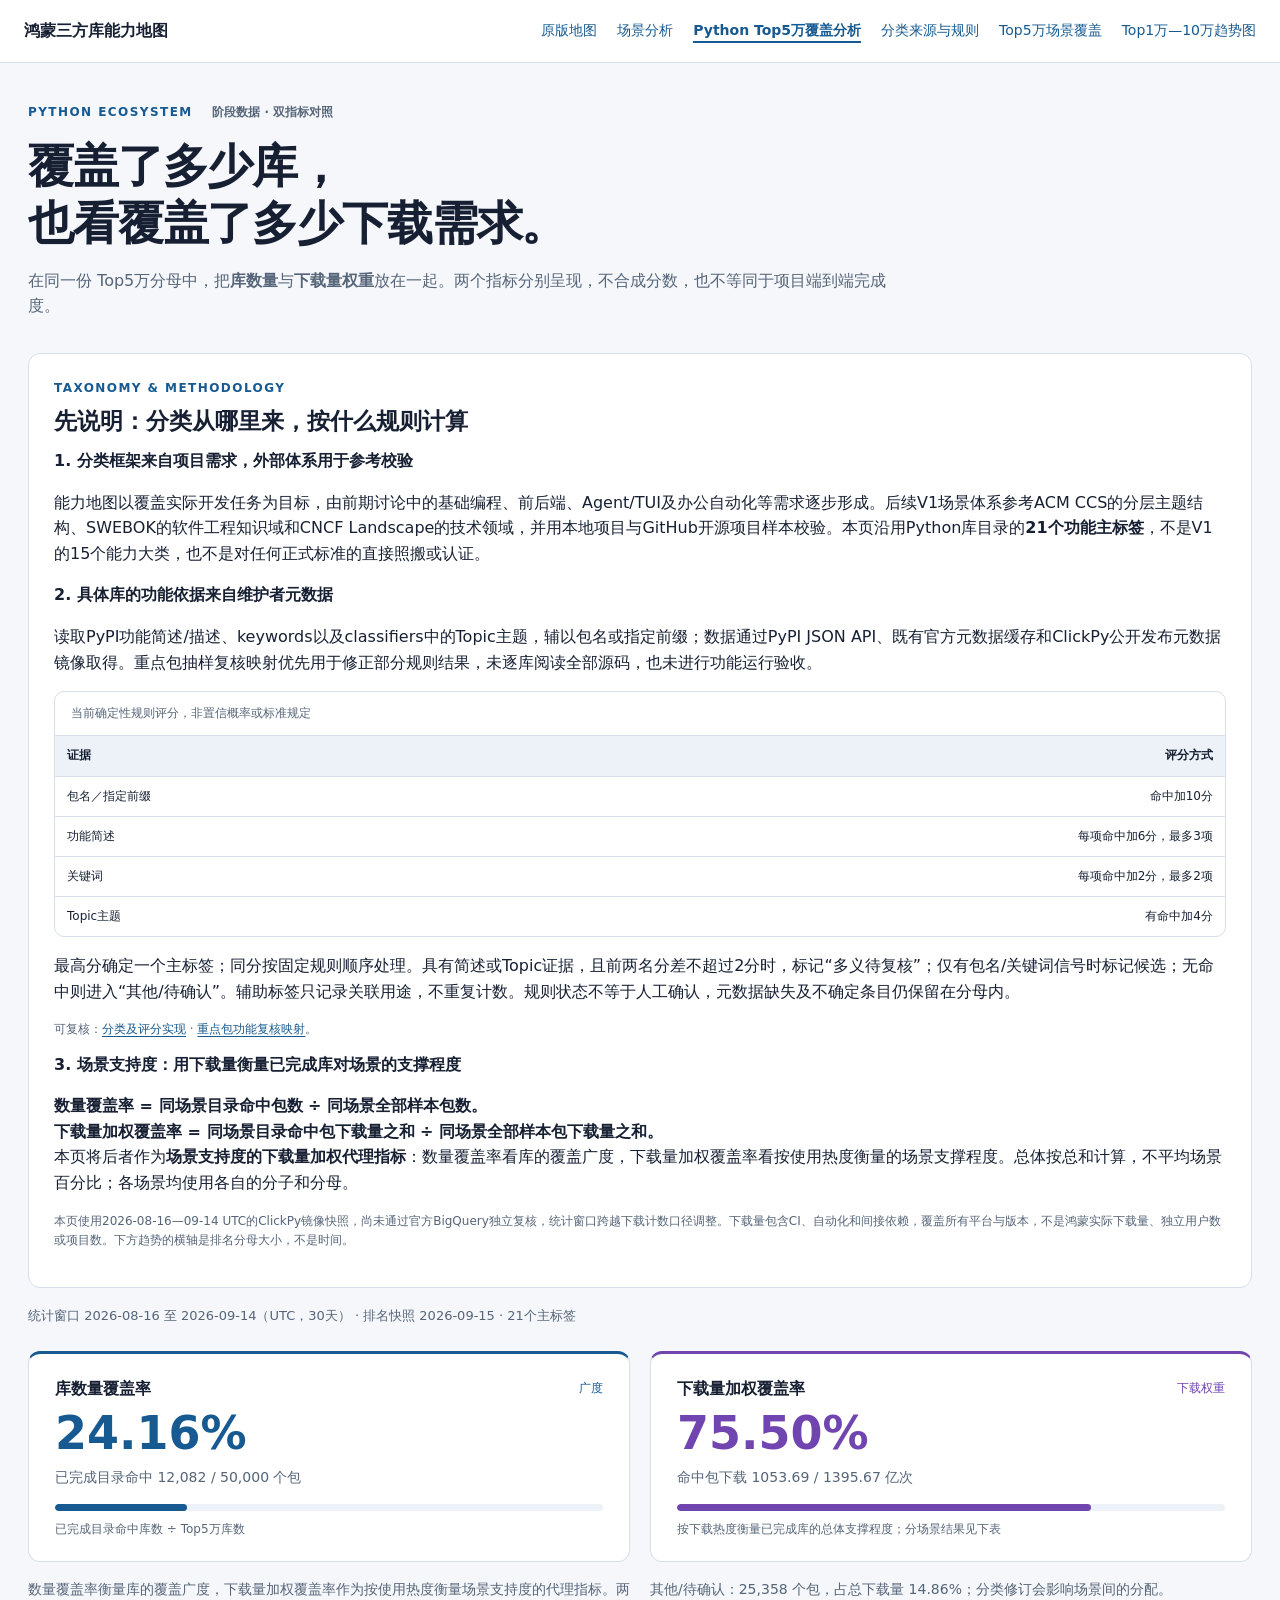
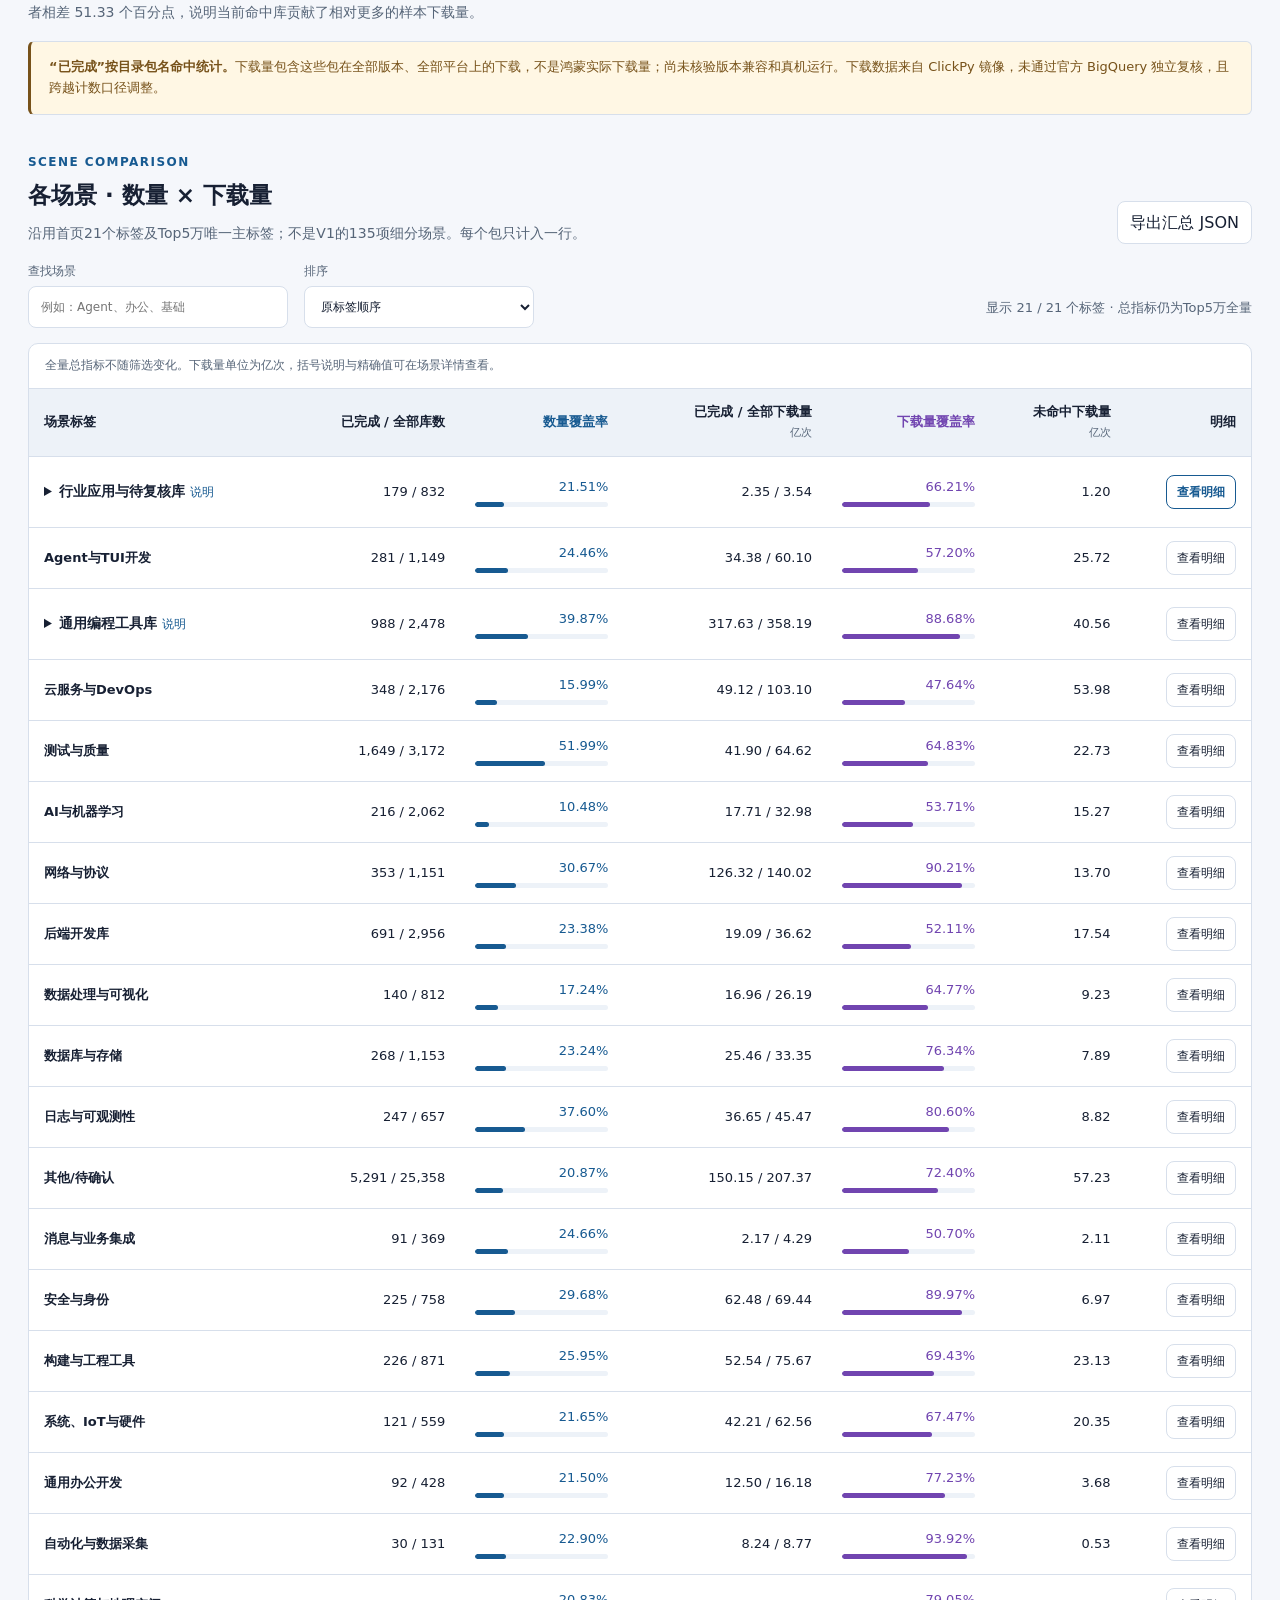
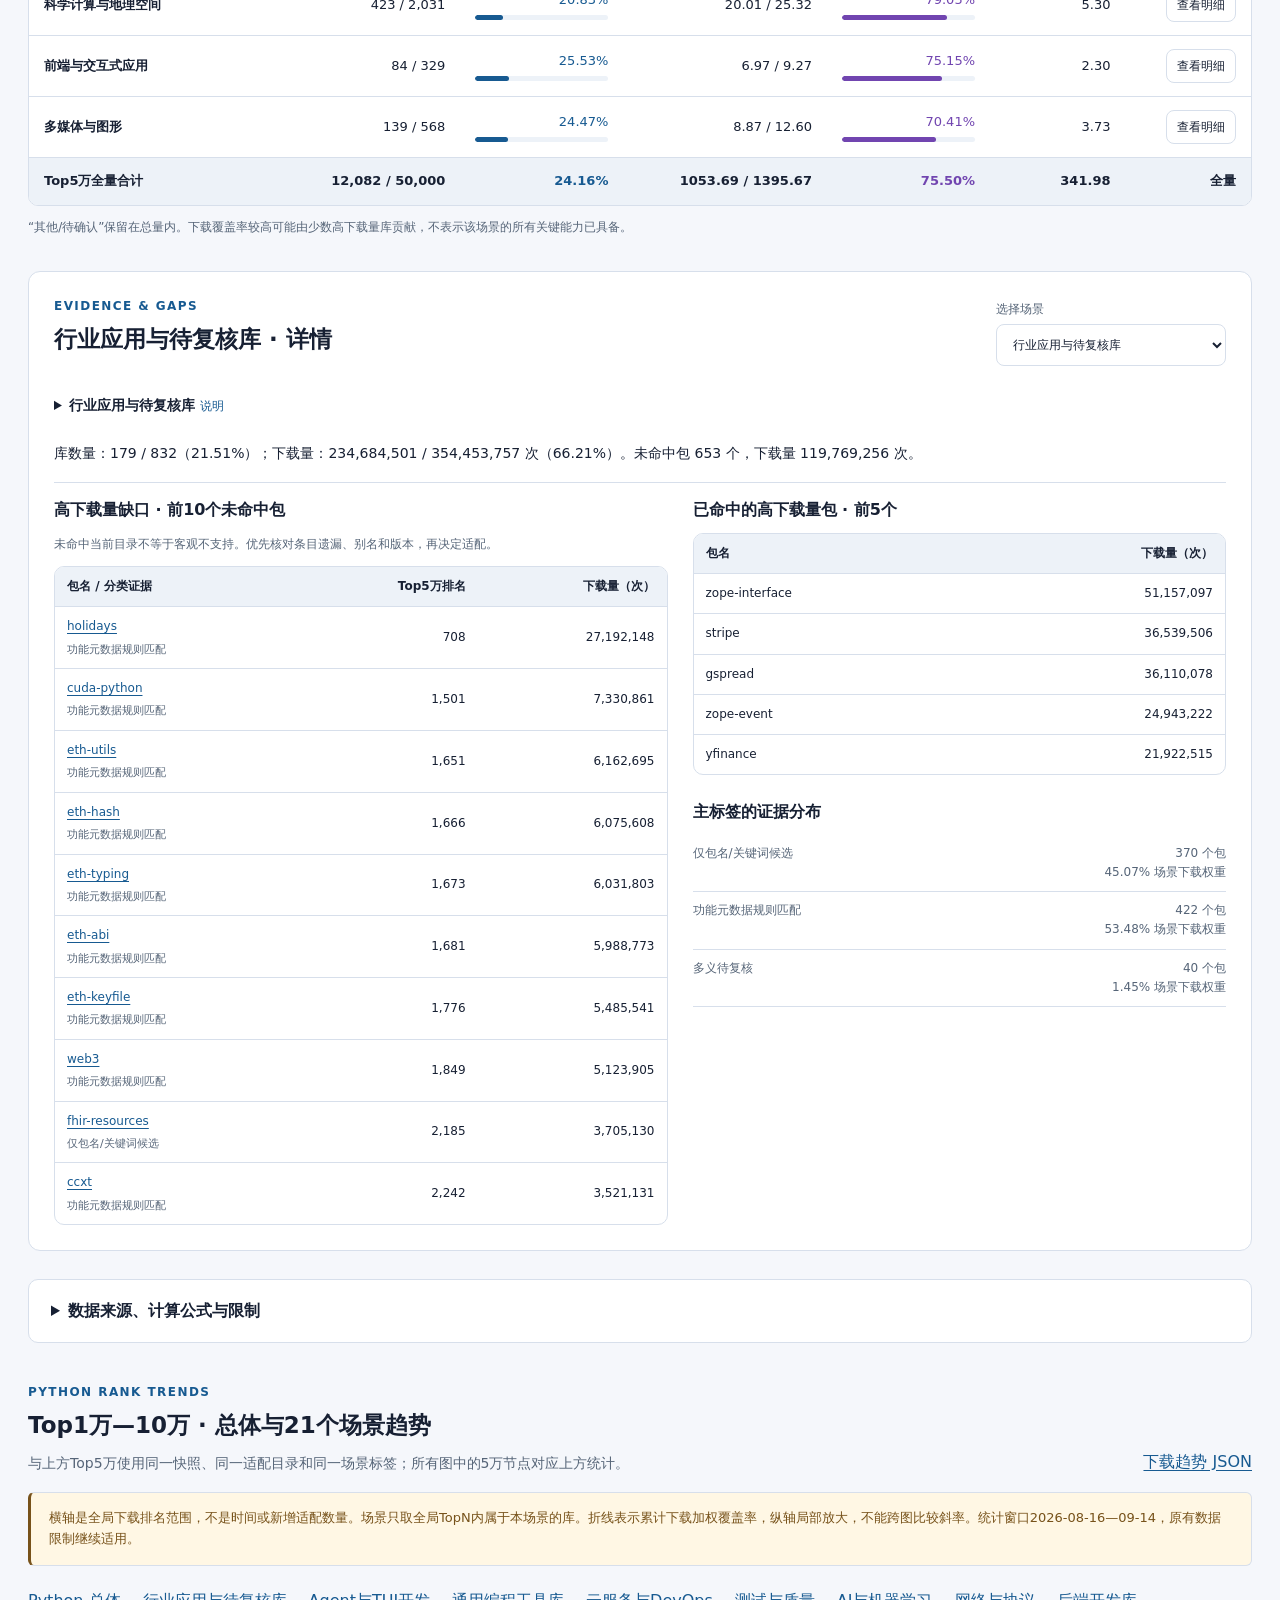
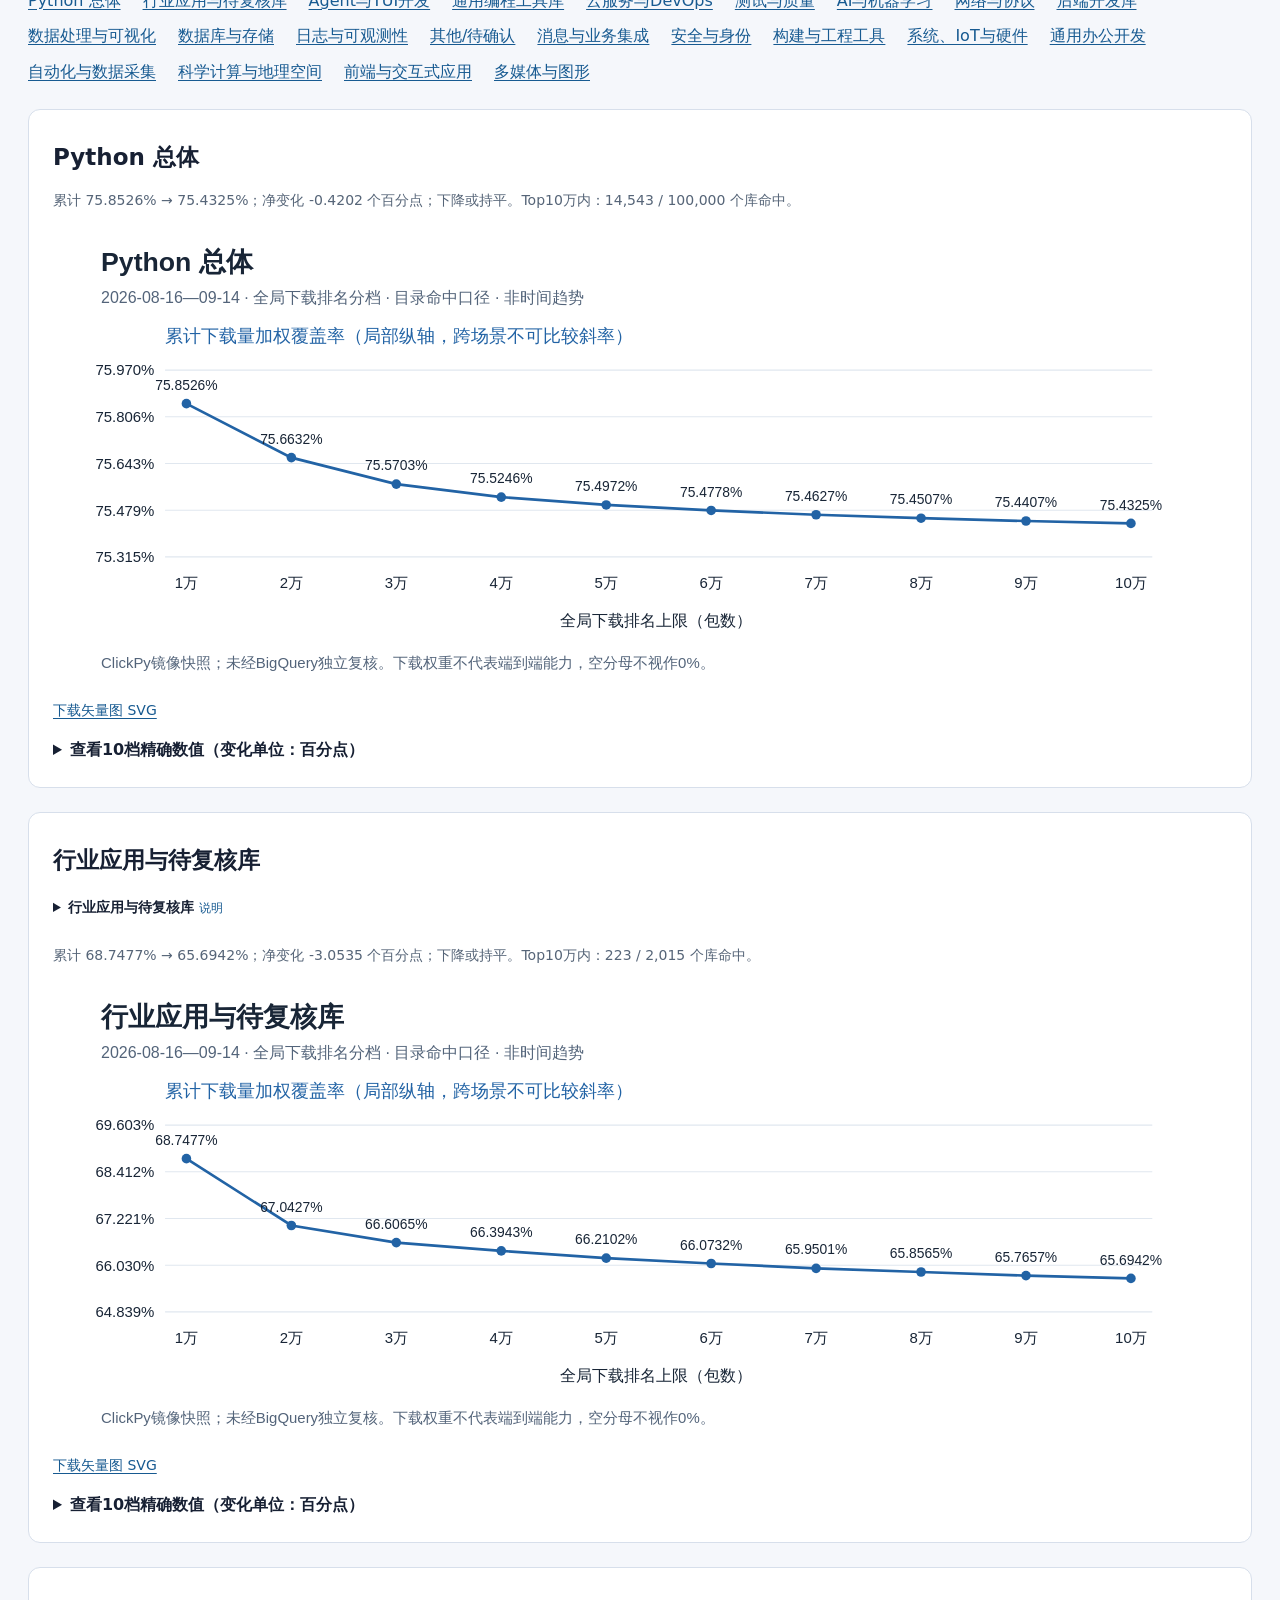
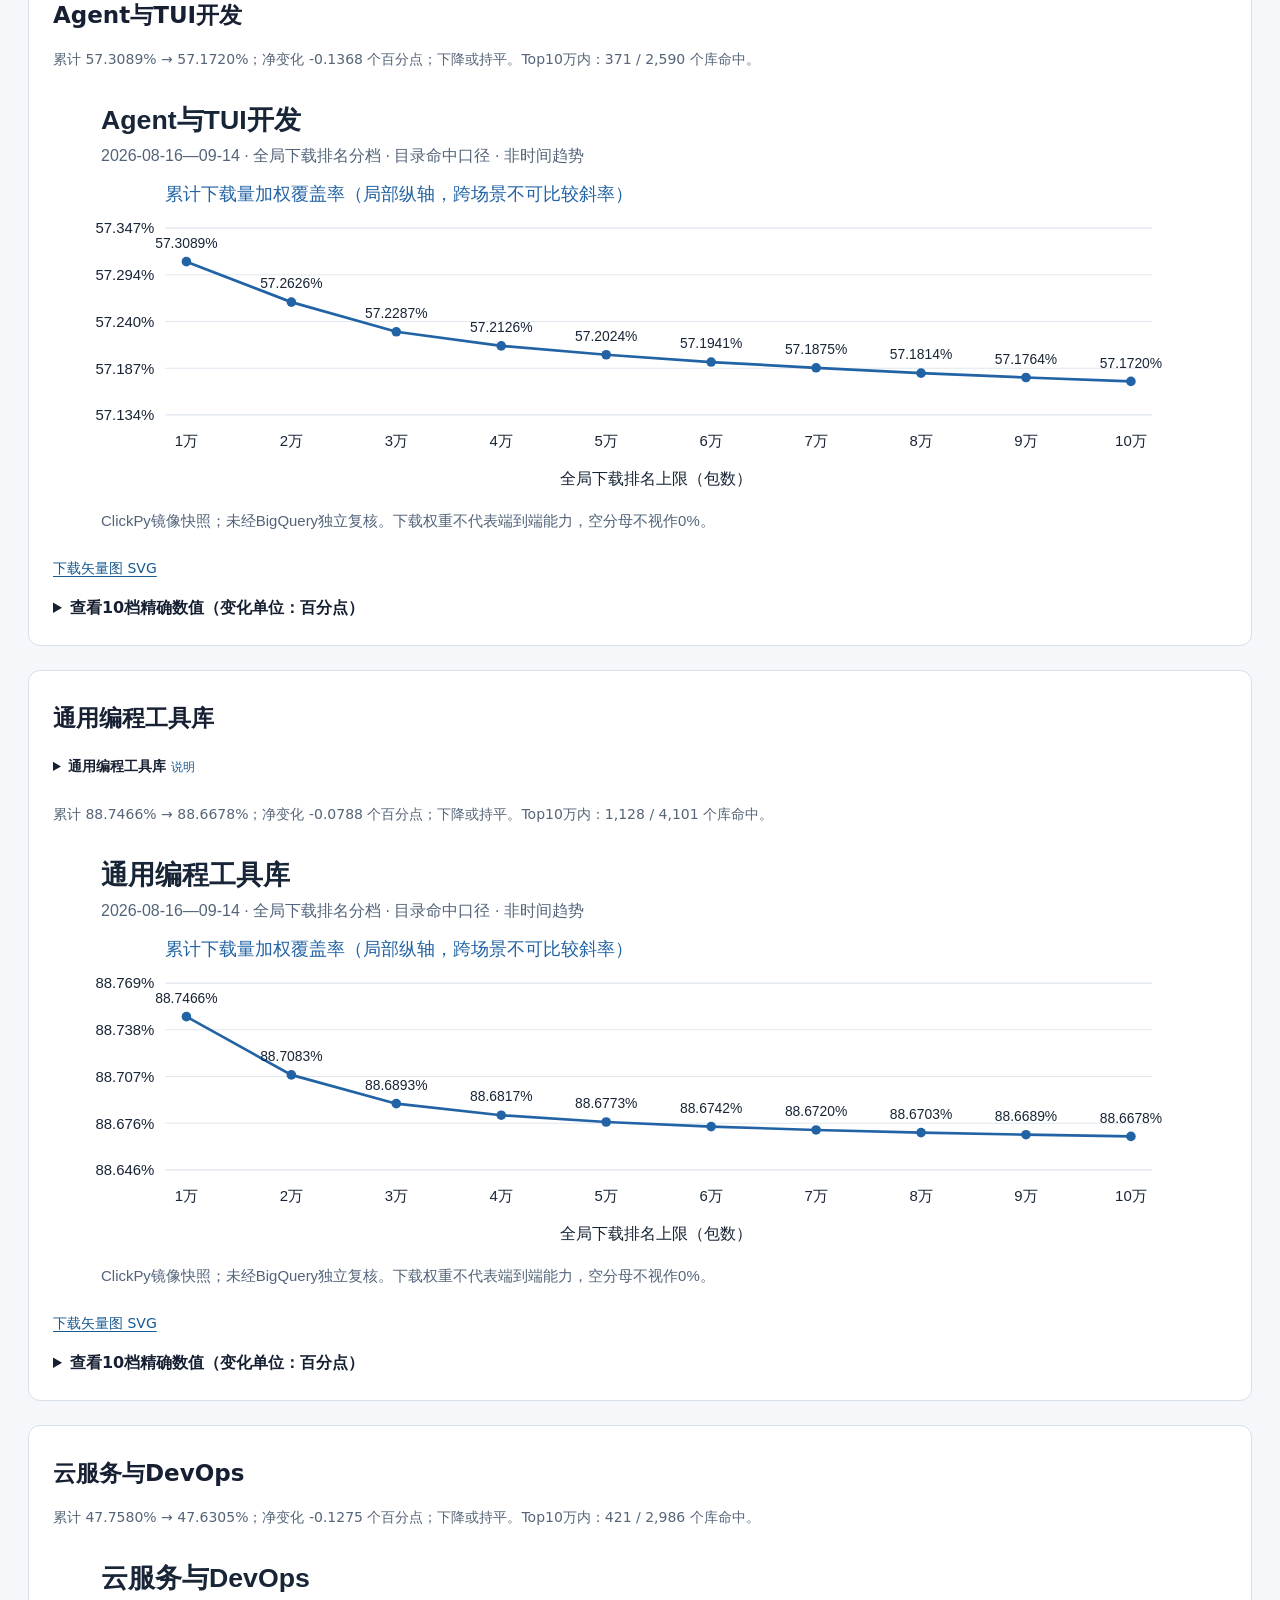
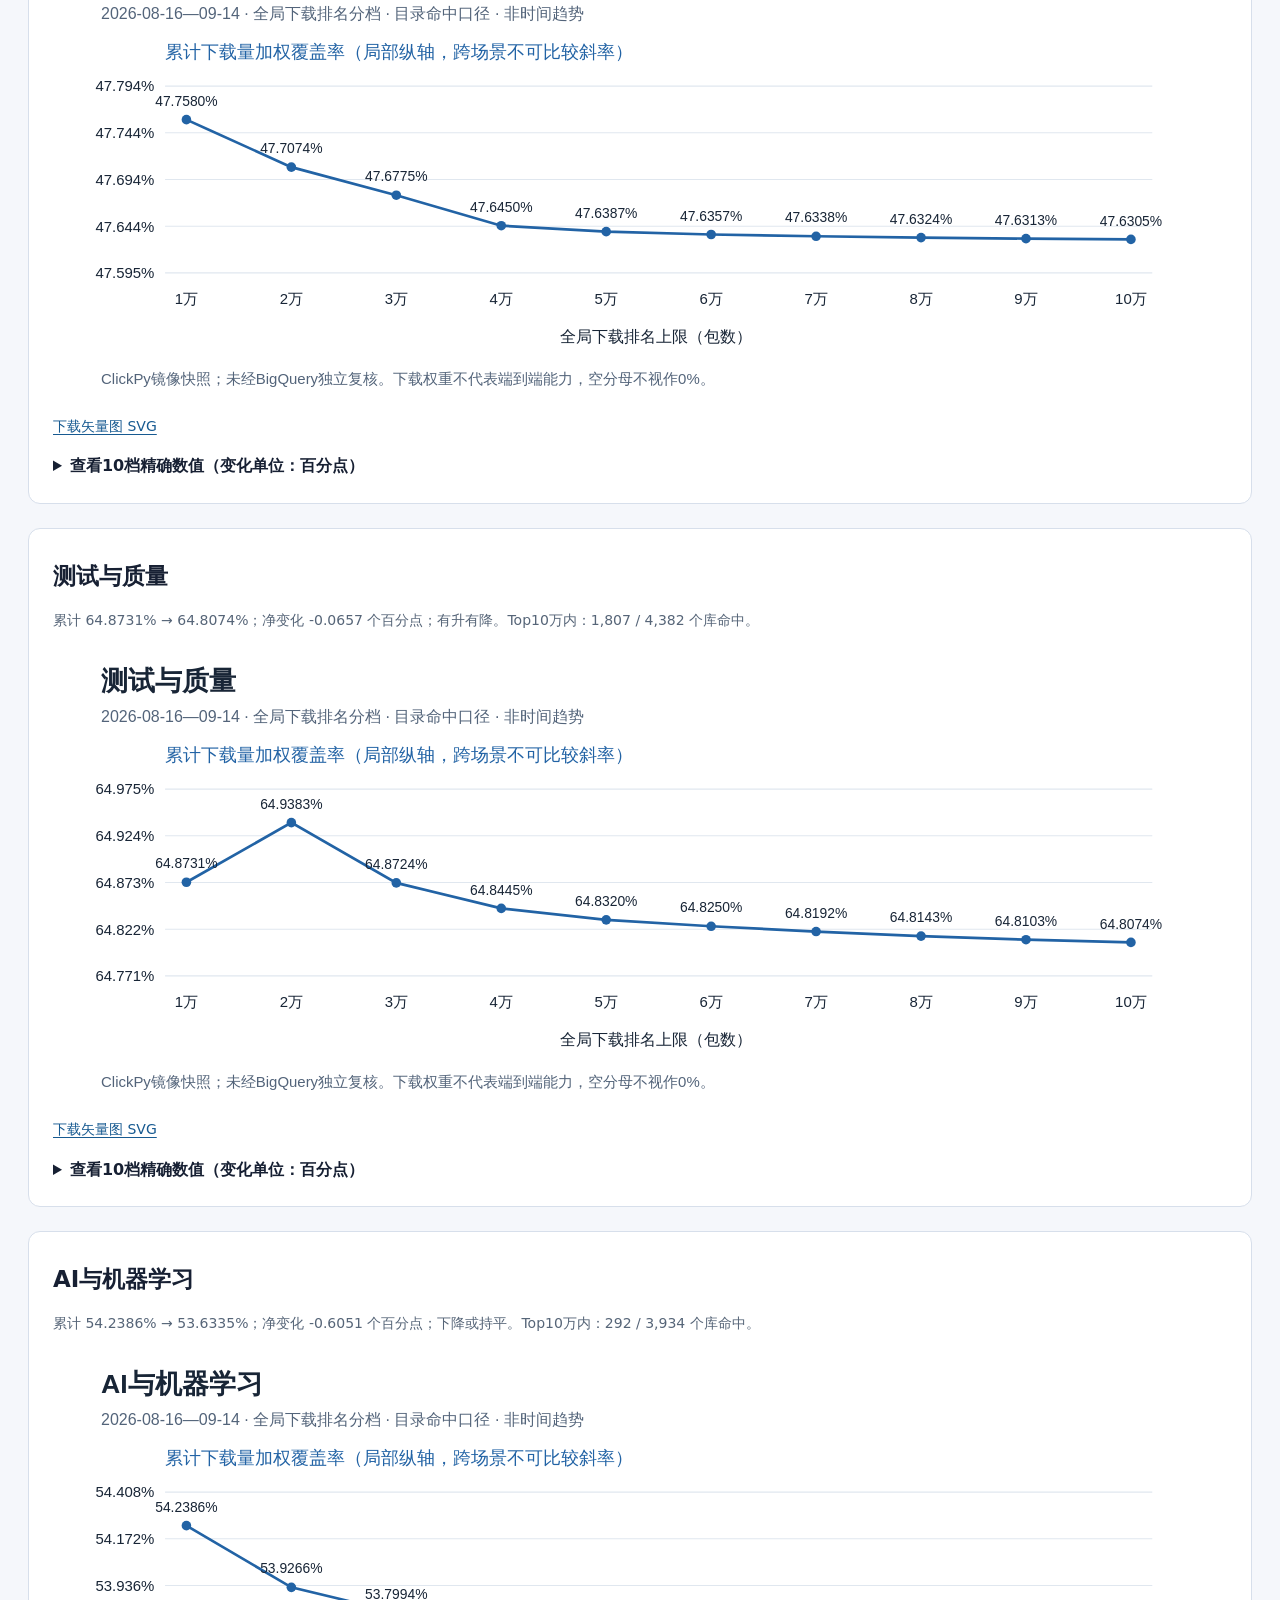
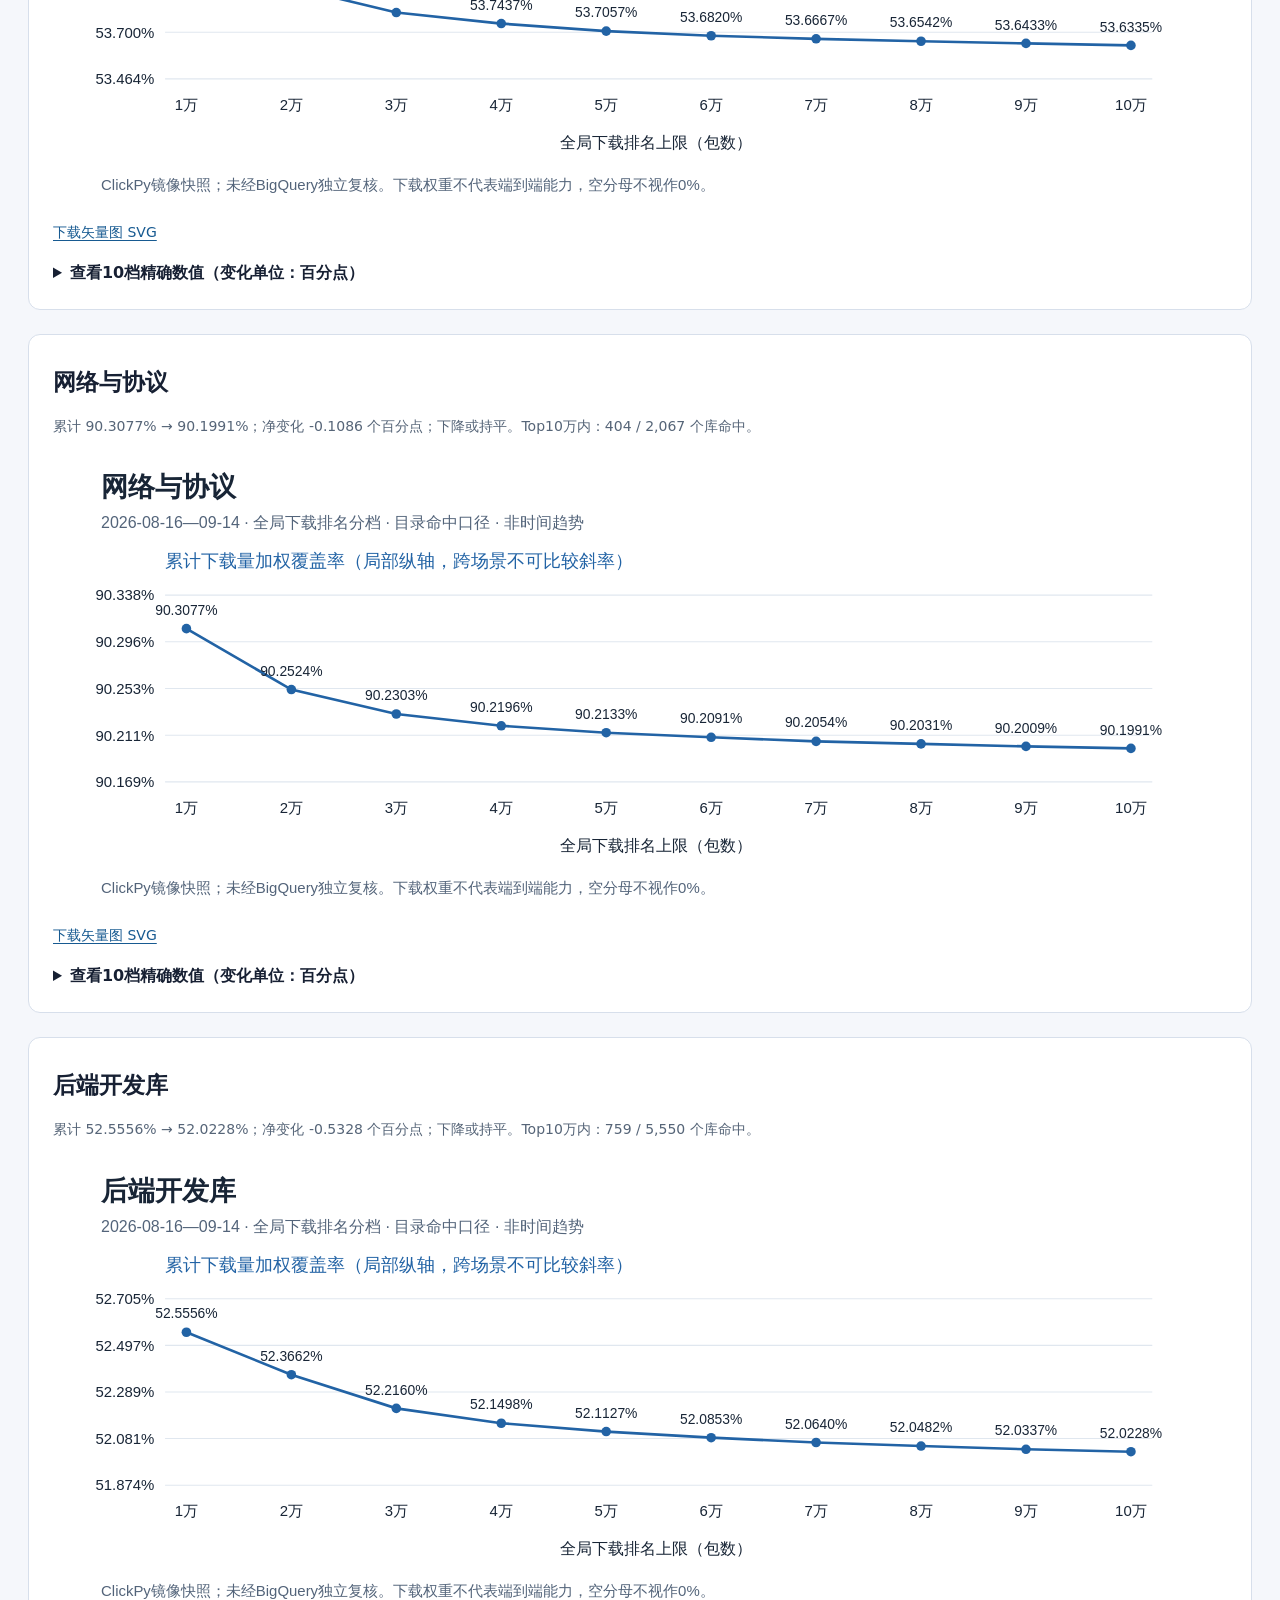
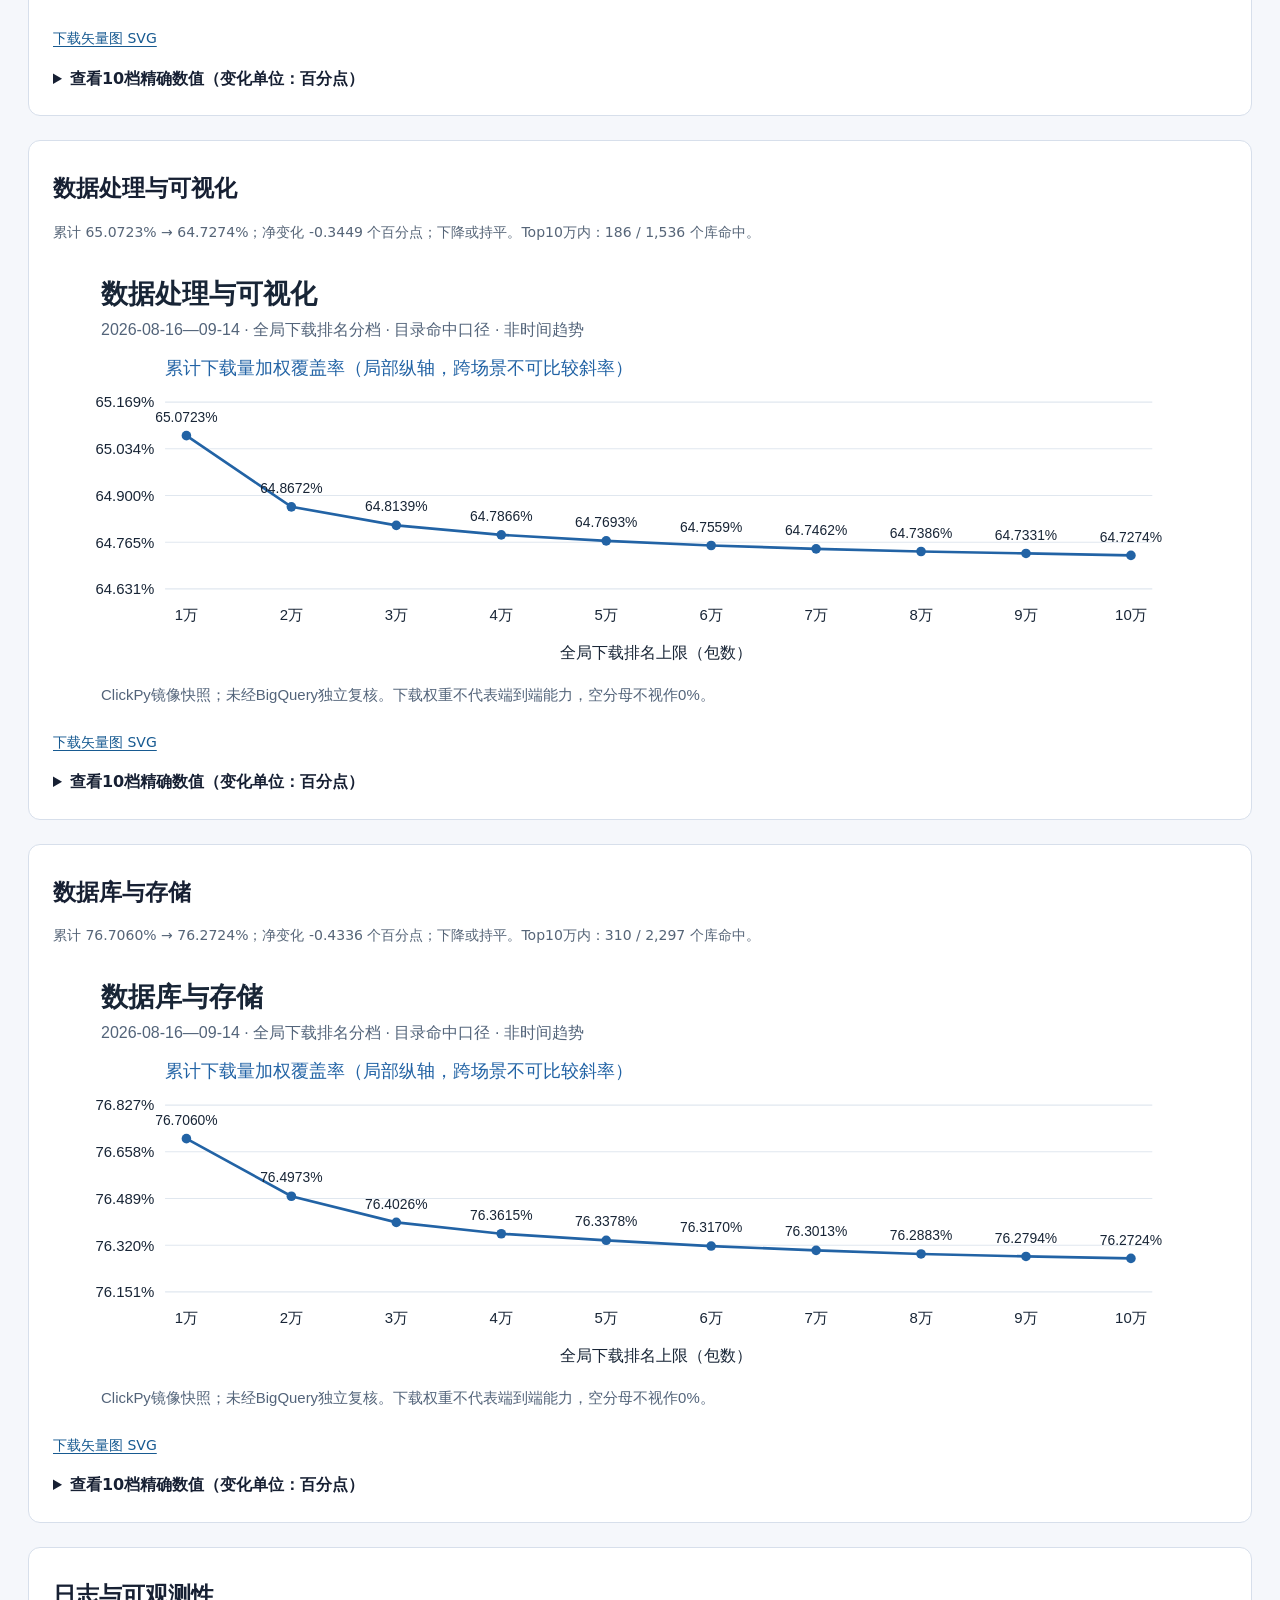
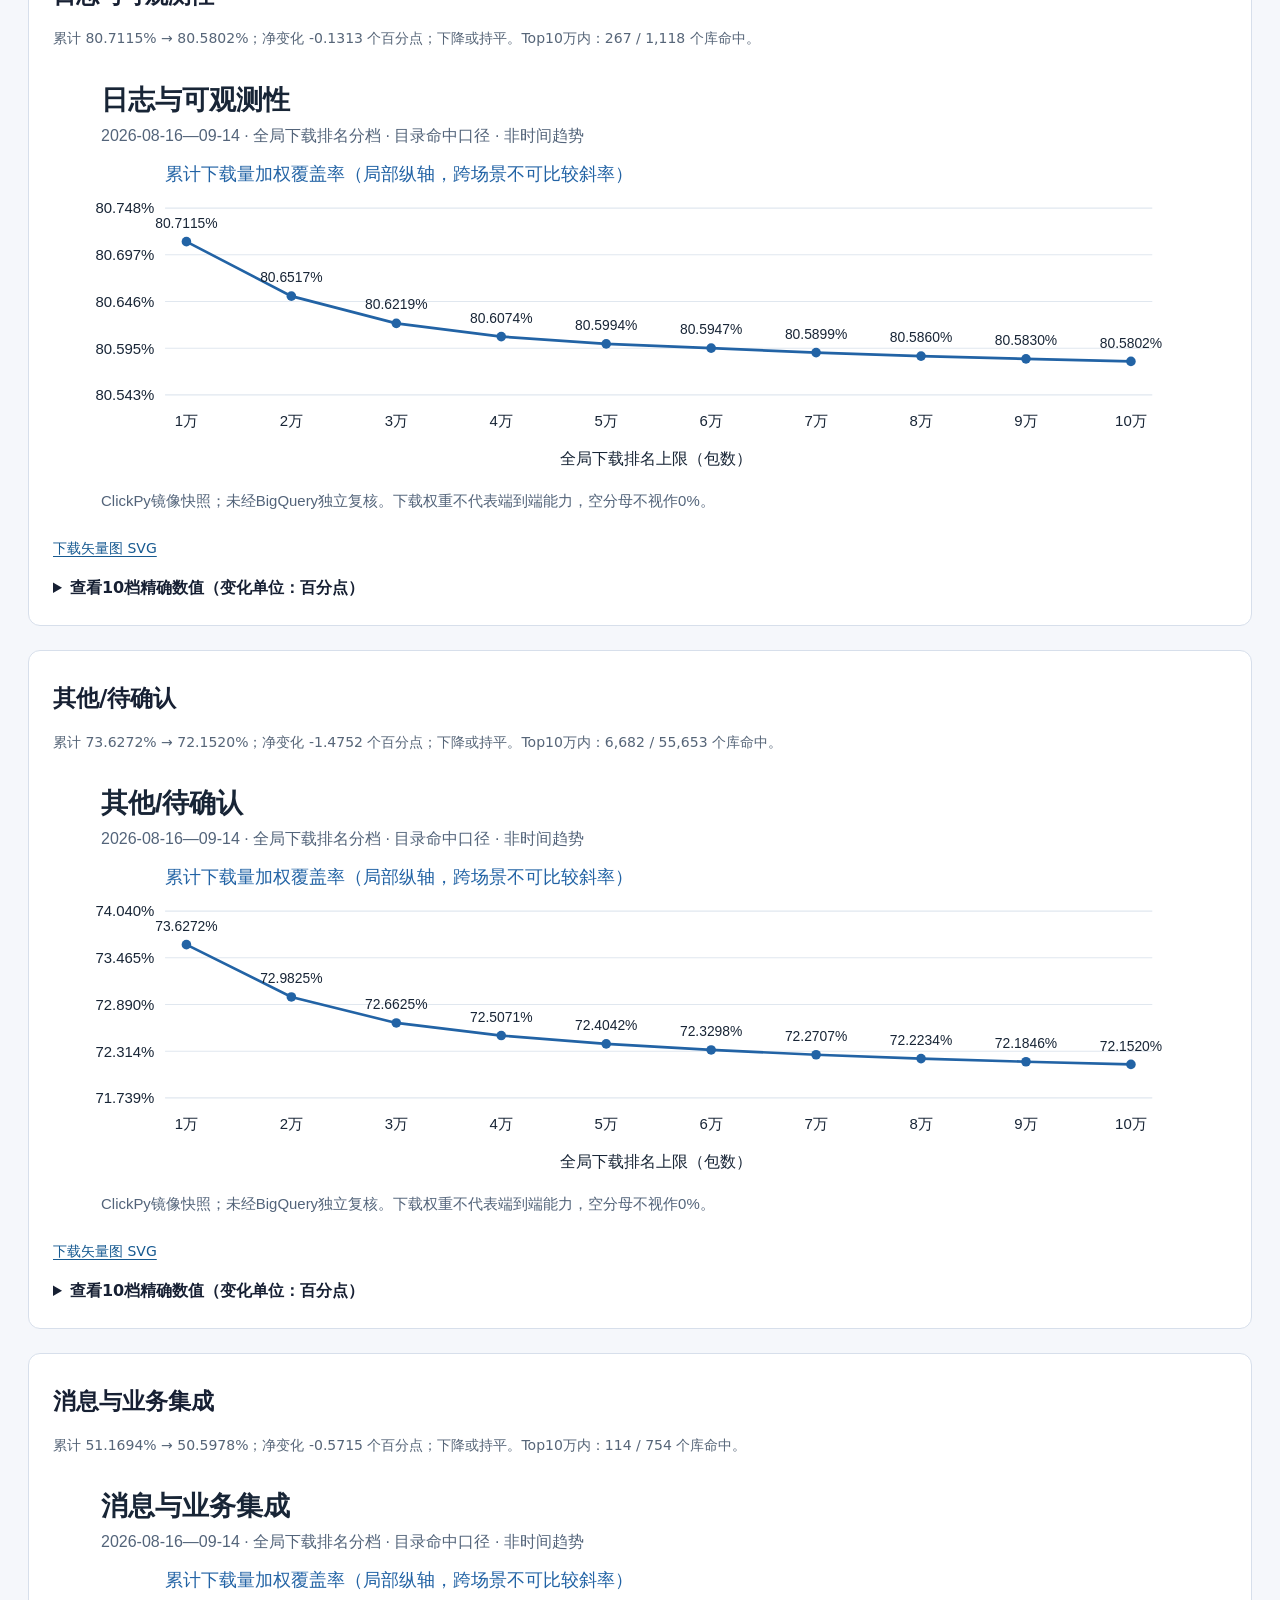
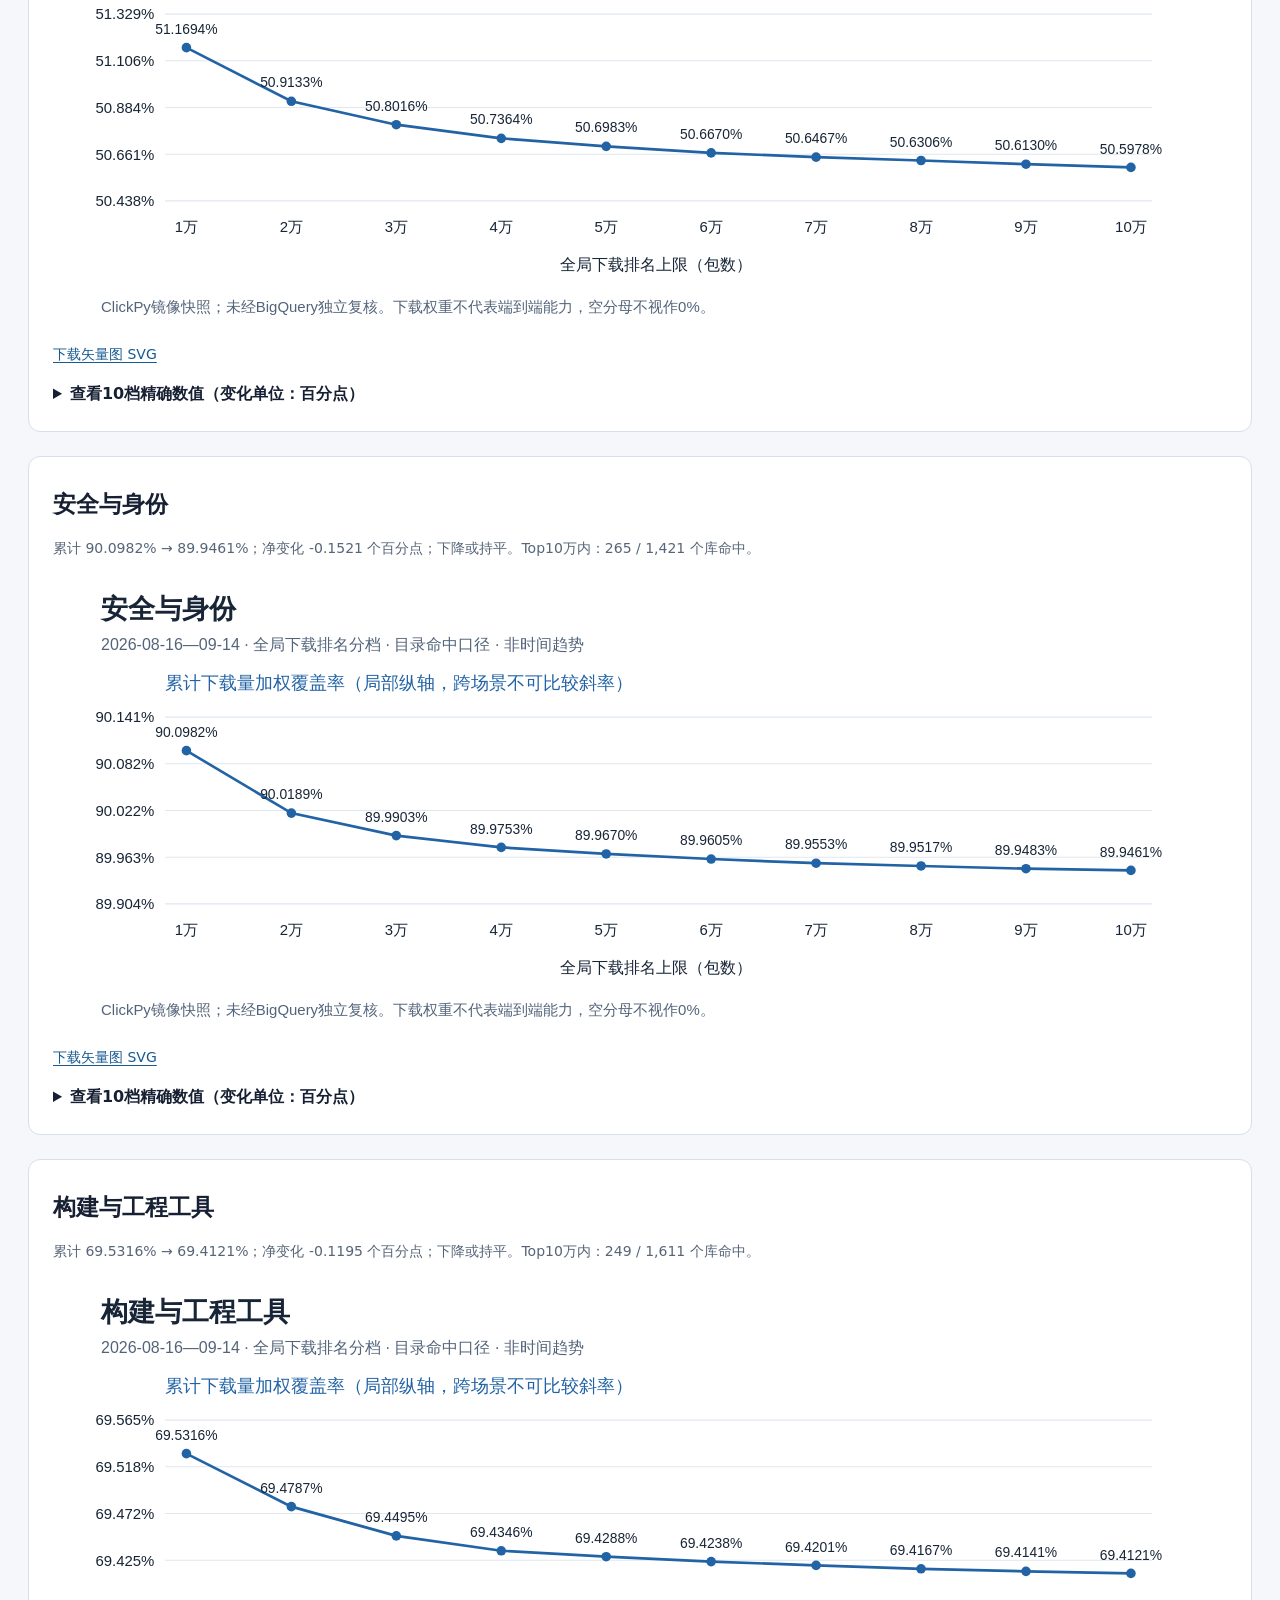
<file: python-top50k.html>
<!doctype html>
<html lang="zh-CN">
<head>
  <meta charset="utf-8">
  <meta name="viewport" content="width=device-width, initial-scale=1">
  <meta name="description" content="Python Top5万包的场景覆盖分析：并列展示库数量覆盖率、下载量加权覆盖率与高下载量缺口。">
  <title>Python Top5万覆盖与排名趋势 · 鸿蒙三方库能力地图</title>
  <link rel="stylesheet" href="python-top50k.css">
  <link rel="stylesheet" href="python-rank-trends.css">
  <script defer src="python-top50k-data.js"></script>
  <script defer src="python-category-help.js"></script>
  <script defer src="python-top50k.js"></script>
</head>
<body>
  <a class="skip" href="#comparison">跳到场景对比</a>
  <header class="topbar">
    <a class="brand" href="index.html">鸿蒙三方库能力地图</a>
    <nav aria-label="页面导航">
      <a href="index.html">原版地图</a>
      <a href="index-v1.html">场景分析</a>
      <a href="python-top50k.html" aria-current="page">Python Top5万覆盖分析</a>
      <a href="#classification-method">分类来源与规则</a>
      <a href="#comparison">Top5万场景覆盖</a>
      <a href="#rank-trends">Top1万—10万趋势图</a>
    </nav>
  </header>
  <main class="page">
    <div class="eyebrow">PYTHON ECOSYSTEM <span>阶段数据 · 双指标对照</span></div>
    <h1>覆盖了多少库，<br>也看覆盖了多少下载需求。</h1>
    <p class="lead">在同一份 Top5万分母中，把<strong>库数量</strong>与<strong>下载量权重</strong>放在一起。两个指标分别呈现，不合成分数，也不等同于项目端到端完成度。</p>
    <section id="classification-method" class="detail-panel" aria-labelledby="classification-method-title">
      <div class="eyebrow">TAXONOMY & METHODOLOGY</div>
      <h2 id="classification-method-title">先说明：分类从哪里来，按什么规则计算</h2>
      <h3>1. 分类框架来自项目需求，外部体系用于参考校验</h3>
      <p>能力地图以覆盖实际开发任务为目标，由前期讨论中的基础编程、前后端、Agent/TUI及办公自动化等需求逐步形成。后续V1场景体系参考ACM CCS的分层主题结构、SWEBOK的软件工程知识域和CNCF Landscape的技术领域，并用本地项目与GitHub开源项目样本校验。本页沿用Python库目录的<strong>21个功能主标签</strong>，不是V1的15个能力大类，也不是对任何正式标准的直接照搬或认证。</p>
      <h3>2. 具体库的功能依据来自维护者元数据</h3>
      <p>读取PyPI功能简述/描述、keywords以及classifiers中的Topic主题，辅以包名或指定前缀；数据通过PyPI JSON API、既有官方元数据缓存和ClickPy公开发布元数据镜像取得。重点包抽样复核映射优先用于修正部分规则结果，未逐库阅读全部源码，也未进行功能运行验收。</p>
      <div class="table-wrap"><table class="compact"><caption>当前确定性规则评分，非置信概率或标准规定</caption><thead><tr><th>证据</th><th>评分方式</th></tr></thead><tbody><tr><td>包名／指定前缀</td><td>命中加10分</td></tr><tr><td>功能简述</td><td>每项命中加6分，最多3项</td></tr><tr><td>关键词</td><td>每项命中加2分，最多2项</td></tr><tr><td>Topic主题</td><td>有命中加4分</td></tr></tbody></table></div>
      <p>最高分确定一个主标签；同分按固定规则顺序处理。具有简述或Topic证据，且前两名分差不超过2分时，标记“多义待复核”；仅有包名/关键词信号时标记候选；无命中则进入“其他/待确认”。辅助标签只记录关联用途，不重复计数。规则状态不等于人工确认，元数据缺失及不确定条目仍保留在分母内。</p>
      <p class="muted small">可复核：<a href="outputs/pypi-top100k-20260915/classify.mjs">分类及评分实现</a> · <a href="outputs/pypi-top100k-20260915/reviewed-functions.json">重点包功能复核映射</a>。</p>
      <h3>3. 场景支持度：用下载量衡量已完成库对场景的支撑程度</h3>
      <p><strong>数量覆盖率 = 同场景目录命中包数 ÷ 同场景全部样本包数。</strong><br><strong>下载量加权覆盖率 = 同场景目录命中包下载量之和 ÷ 同场景全部样本包下载量之和。</strong><br>本页将后者作为<strong>场景支持度的下载量加权代理指标</strong>：数量覆盖率看库的覆盖广度，下载量加权覆盖率看按使用热度衡量的场景支撑程度。总体按总和计算，不平均场景百分比；各场景均使用各自的分子和分母。</p>
      <p class="muted small">本页使用2026-08-16—09-14 UTC的ClickPy镜像快照，尚未通过官方BigQuery独立复核，统计窗口跨越下载计数口径调整。下载量包含CI、自动化和间接依赖，覆盖所有平台与版本，不是鸿蒙实际下载量、独立用户数或项目数。下方趋势的横轴是排名分母大小，不是时间。</p>
    </section>
    <p class="snapshot" id="snapshot">正在读取本地统计快照…</p>
    <noscript><p class="notice">请启用 JavaScript 以查看交互统计。该页面仅使用同目录静态数据，不需要网络查询。</p></noscript>
    <p id="load-error" class="notice" role="alert" hidden></p>
    <div id="dashboard" hidden>
      <section class="metrics" aria-label="Top5万全量指标，不随场景筛选变化">
        <article class="metric count-metric">
          <div class="metric-title"><span>库数量覆盖率</span><span class="tag count">广度</span></div>
          <strong id="count-coverage">—</strong>
          <p id="count-total">—</p>
          <div class="track" aria-hidden="true"><div id="count-bar" class="fill count-fill"></div></div>
          <small>已完成目录命中库数 ÷ Top5万库数</small>
        </article>
        <article class="metric download-metric">
          <div class="metric-title"><span>下载量加权覆盖率</span><span class="tag downloads">下载权重</span></div>
          <strong id="download-coverage">—</strong>
          <p id="download-total">—</p>
          <div class="track" aria-hidden="true"><div id="download-bar" class="fill download-fill"></div></div>
          <small>按下载热度衡量已完成库的总体支撑程度；分场景结果见下表</small>
        </article>
      </section>
      <div class="context-strip"><p id="interpretation"></p><p id="unclassified"></p></div>
      <aside class="notice"><strong>“已完成”按目录包名命中统计。</strong>下载量包含这些包在全部版本、全部平台上的下载，不是鸿蒙实际下载量；尚未核验版本兼容和真机运行。下载数据来自 ClickPy 镜像，未通过官方 BigQuery 独立复核，且跨越计数口径调整。</aside>

      <section id="comparison" aria-labelledby="comparison-title">
        <div class="section-heading"><div><div class="eyebrow">SCENE COMPARISON</div><h2 id="comparison-title">各场景 · 数量 × 下载量</h2><p>沿用首页21个标签及Top5万唯一主标签；不是V1的135项细分场景。每个包只计入一行。</p></div><button type="button" id="export-data">导出汇总 JSON</button></div>
        <div class="toolbar">
          <label for="category-search">查找场景<input type="search" id="category-search" placeholder="例如：Agent、办公、基础" autocomplete="off"></label>
          <label for="sort-order">排序<select id="sort-order"><option value="original">原标签顺序</option><option value="downloads">下载量覆盖率：高 → 低</option><option value="count">库数量覆盖率：高 → 低</option><option value="gap">未命中下载量：高 → 低</option></select></label>
          <span id="result-count" role="status" aria-live="polite"></span>
        </div>
        <div class="table-wrap" role="region" aria-label="场景双指标对比表，可横向滚动" tabindex="0">
          <table>
            <caption>全量总指标不随筛选变化。下载量单位为亿次，括号说明与精确值可在场景详情查看。</caption>
            <thead><tr><th scope="col">场景标签</th><th scope="col">已完成 / 全部库数</th><th scope="col" class="count-head">数量覆盖率</th><th scope="col">已完成 / 全部下载量<br><small>亿次</small></th><th scope="col" class="download-head">下载量覆盖率</th><th scope="col">未命中下载量<br><small>亿次</small></th><th scope="col">明细</th></tr></thead>
            <tbody id="category-rows"></tbody>
            <tfoot id="table-total"></tfoot>
          </table>
        </div>
        <p id="no-results" class="empty" hidden>未找到匹配的场景，请更换关键词。</p>
        <p class="muted small">“其他/待确认”保留在总量内。下载覆盖率较高可能由少数高下载量库贡献，不表示该场景的所有关键能力已具备。</p>
      </section>

      <section id="details" class="detail-panel" aria-labelledby="detail-title">
        <div class="section-heading"><div><div class="eyebrow">EVIDENCE & GAPS</div><h2 id="detail-title">场景详情</h2></div><label for="detail-category">选择场景<select id="detail-category"></select></label></div>
        <div id="detail-category-help"></div>
        <p id="detail-summary" aria-live="polite"></p>
        <div class="detail-grid">
          <div><h3>高下载量缺口 · 前10个未命中包</h3><p class="muted small">未命中当前目录不等于客观不支持。优先核对条目遗漏、别名和版本，再决定适配。</p><div class="table-wrap"><table class="compact"><thead><tr><th scope="col">包名 / 分类证据</th><th scope="col">Top5万排名</th><th scope="col">下载量（次）</th></tr></thead><tbody id="missing-rows"></tbody></table></div></div>
          <div><h3>已命中的高下载量包 · 前5个</h3><div class="table-wrap"><table class="compact"><thead><tr><th scope="col">包名</th><th scope="col">下载量（次）</th></tr></thead><tbody id="matched-rows"></tbody></table></div><h3 class="evidence-heading">主标签的证据分布</h3><ul id="evidence-list" class="evidence-list"></ul></div>
        </div>
      </section>
      <details class="method"><summary>数据来源、计算公式与限制</summary><div class="method-body">
        <p><strong>数量覆盖率：</strong>同场景已完成目录命中包数 / 同场景全部Top5万包数。</p>
        <p><strong>下载量覆盖率（场景支持度的加权代理指标）：</strong>同场景命中包的下载计数之和 / 同场景全部Top5万包的下载计数之和，用于衡量已完成库对该场景常用三方库的支撑程度。总覆盖率由总和计算，不取各场景百分比的算术平均；关键能力与实际任务可用性需另行验证。</p>
        <p>已完成口径包括当前 Python 目录的“已适配”和“直接可用”记录；按PEP503归一化包名匹配。每种包仅计一次，不把不同版本当作不同库。</p>
        <ul id="limitations"></ul>
        <p>原始来源：<a href="https://github.com/ClickHouse/clickpy">ClickPy / ClickHouse</a> · <a href="https://docs.pypi.org/api/bigquery/">PyPI官方数据说明</a> · <a href="https://blog.pypi.org/posts/2026-08-31-download-counts/">2026-08-24计数规则调整</a></p>
        <p class="muted small">本页随仓库保存静态快照，不会联网更新。导出JSON包含原始整数、来源哈希和证据分布。</p>
      </div></details>
      <!-- PYTHON_RANK_TRENDS_START -->
<section class="rank-trends" id="rank-trends" aria-labelledby="rank-trends-title">
 <div class="section-heading"><div><div class="eyebrow">PYTHON RANK TRENDS</div><h2 id="rank-trends-title">Top1万—10万 · 总体与21个场景趋势</h2><p>与上方Top5万使用同一快照、同一适配目录和同一场景标签；所有图中的5万节点对应上方统计。</p></div><a href="outputs/pypi-top100k-20260915/rank-trends/summary.json" download>下载趋势 JSON</a></div>
 <aside class="notice">横轴是全局下载排名范围，不是时间或新增适配数量。场景只取全局TopN内属于本场景的库。折线表示累计下载加权覆盖率，纵轴局部放大，不能跨图比较斜率。统计窗口2026-08-16—09-14，原有数据限制继续适用。</aside>
 <nav class="jump" aria-label="Python趋势场景导航"><a href="#rank-overall">Python 总体</a><a href="#rank-domain">行业应用与待复核库</a><a href="#rank-agent-tui">Agent与TUI开发</a><a href="#rank-foundation">通用编程工具库</a><a href="#rank-cloud">云服务与DevOps</a><a href="#rank-testing">测试与质量</a><a href="#rank-ai">AI与机器学习</a><a href="#rank-network">网络与协议</a><a href="#rank-backend">后端开发库</a><a href="#rank-data">数据处理与可视化</a><a href="#rank-database">数据库与存储</a><a href="#rank-observability">日志与可观测性</a><a href="#rank-other">其他/待确认</a><a href="#rank-messaging">消息与业务集成</a><a href="#rank-security">安全与身份</a><a href="#rank-build">构建与工程工具</a><a href="#rank-system-iot">系统、IoT与硬件</a><a href="#rank-office">通用办公开发</a><a href="#rank-automation">自动化与数据采集</a><a href="#rank-science">科学计算与地理空间</a><a href="#rank-frontend">前端与交互式应用</a><a href="#rank-multimedia">多媒体与图形</a></nav>
 <section id="rank-overall"><h2>Python 总体</h2><p>累计 75.8526% → 75.4325%；净变化 -0.4202 个百分点；下降或持平。Top10万内：14,543 / 100,000 个库命中。</p><div class="chart"><img loading="lazy" src="outputs/pypi-top100k-20260915/rank-trends/overall.svg" width="1100" height="430" alt="Python 总体的累计下载加权覆盖趋势折线图"></div><p><a href="outputs/pypi-top100k-20260915/rank-trends/overall.svg" download>下载矢量图 SVG</a></p><details><summary>查看10档精确数值（变化单位：百分点）</summary><div class="table"><table><thead><tr><th>全局排名范围</th><th>场景命中/全部库</th><th>命中/全部下载计数</th><th>累计覆盖率</th><th>比上一档变化</th><th>新增区间本场景覆盖率</th></tr></thead><tbody><tr><td>Top1万</td><td>5,484 / 10,000</td><td>105,082,046,203 / 138,534,506,246</td><td>75.8526%</td><td>—</td><td>75.8526%</td></tr><tr><td>Top2万</td><td>8,704 / 20,000</td><td>105,323,163,364 / 139,200,035,432</td><td>75.6632%</td><td>-0.1894</td><td>36.2294%</td></tr><tr><td>Top3万</td><td>9,998 / 30,000</td><td>105,353,000,302 / 139,410,560,278</td><td>75.5703%</td><td>-0.0929</td><td>14.1726%</td></tr><tr><td>Top4万</td><td>11,011 / 40,000</td><td>105,362,867,560 / 139,508,072,213</td><td>75.5246%</td><td>-0.0457</td><td>10.1190%</td></tr><tr><td>Top5万</td><td>12,082 / 50,000</td><td>105,369,147,867 / 139,567,021,774</td><td>75.4972%</td><td>-0.0274</td><td>10.6537%</td></tr><tr><td>Top6万</td><td>12,947 / 60,000</td><td>105,372,769,035 / 139,607,607,638</td><td>75.4778%</td><td>-0.0194</td><td>8.9222%</td></tr><tr><td>Top7万</td><td>13,486 / 70,000</td><td>105,374,396,551 / 139,637,717,473</td><td>75.4627%</td><td>-0.0151</td><td>5.4053%</td></tr><tr><td>Top8万</td><td>13,905 / 80,000</td><td>105,375,382,268 / 139,661,284,757</td><td>75.4507%</td><td>-0.0120</td><td>4.1826%</td></tr><tr><td>Top9万</td><td>14,210 / 90,000</td><td>105,375,968,571 / 139,680,459,353</td><td>75.4407%</td><td>-0.0099</td><td>3.0577%</td></tr><tr><td>Top10万</td><td>14,543 / 100,000</td><td>105,376,504,101 / 139,696,506,873</td><td>75.4325%</td><td>-0.0083</td><td>3.3372%</td></tr></tbody></table></div></details></section>
<section id="rank-domain"><h2>行业应用与待复核库</h2><details class="category-help"><summary aria-label="行业应用与待复核库：轻触展开或收起解释">行业应用与待复核库 <span class="category-help-hint">说明</span></summary><p>原名称：业务与行业组件。金融、电商、医疗、教育等行业功能组件，以及该主类中证据尚待复核的候选；不能把整个类别视为已确认的行业能力。本页按本批元数据分类，不沿用首页“信息不足就暂归行业”的历史回退；无明确证据的包仍在“其他/待确认”。此次仅优化名称，类别ID、库归属和统计数值不变。</p></details><p>累计 68.7477% → 65.6942%；净变化 -3.0535 个百分点；下降或持平。Top10万内：223 / 2,015 个库命中。</p><div class="chart"><img loading="lazy" src="outputs/pypi-top100k-20260915/rank-trends/domain.svg" width="1100" height="430" alt="行业应用与待复核库的累计下载加权覆盖趋势折线图"></div><p><a href="outputs/pypi-top100k-20260915/rank-trends/domain.svg" download>下载矢量图 SVG</a></p><details><summary>查看10档精确数值（变化单位：百分点）</summary><div class="table"><table><thead><tr><th>全局排名范围</th><th>场景命中/全部库</th><th>命中/全部下载计数</th><th>累计覆盖率</th><th>比上一档变化</th><th>新增区间本场景覆盖率</th></tr></thead><tbody><tr><td>Top1万</td><td>67 / 126</td><td>230,233,171 / 334,895,605</td><td>68.7477%</td><td>—</td><td>68.7477%</td></tr><tr><td>Top2万</td><td>117 / 344</td><td>233,685,580 / 348,562,522</td><td>67.0427%</td><td>-1.7051</td><td>25.2611%</td></tr><tr><td>Top3万</td><td>147 / 498</td><td>234,411,499 / 351,934,698</td><td>66.6065%</td><td>-0.4361</td><td>21.5267%</td></tr><tr><td>Top4万</td><td>167 / 648</td><td>234,611,641 / 353,361,174</td><td>66.3943%</td><td>-0.2122</td><td>14.0305%</td></tr><tr><td>Top5万</td><td>179 / 832</td><td>234,684,501 / 354,453,757</td><td>66.2102%</td><td>-0.1841</td><td>6.6686%</td></tr><tr><td>Top6万</td><td>200 / 1,044</td><td>234,771,855 / 355,321,048</td><td>66.0732%</td><td>-0.1370</td><td>10.0721%</td></tr><tr><td>Top7万</td><td>212 / 1,284</td><td>234,807,519 / 356,038,282</td><td>65.9501%</td><td>-0.1231</td><td>4.9724%</td></tr><tr><td>Top8万</td><td>217 / 1,506</td><td>234,819,163 / 356,561,619</td><td>65.8565%</td><td>-0.0935</td><td>2.2250%</td></tr><tr><td>Top9万</td><td>220 / 1,768</td><td>234,824,644 / 357,062,434</td><td>65.7657%</td><td>-0.0908</td><td>1.0944%</td></tr><tr><td>Top10万</td><td>223 / 2,015</td><td>234,829,380 / 357,458,181</td><td>65.6942%</td><td>-0.0715</td><td>1.1967%</td></tr></tbody></table></div></details></section>
<section id="rank-agent-tui"><h2>Agent与TUI开发</h2><p>累计 57.3089% → 57.1720%；净变化 -0.1368 个百分点；下降或持平。Top10万内：371 / 2,590 个库命中。</p><div class="chart"><img loading="lazy" src="outputs/pypi-top100k-20260915/rank-trends/agent-tui.svg" width="1100" height="430" alt="Agent与TUI开发的累计下载加权覆盖趋势折线图"></div><p><a href="outputs/pypi-top100k-20260915/rank-trends/agent-tui.svg" download>下载矢量图 SVG</a></p><details><summary>查看10档精确数值（变化单位：百分点）</summary><div class="table"><table><thead><tr><th>全局排名范围</th><th>场景命中/全部库</th><th>命中/全部下载计数</th><th>累计覆盖率</th><th>比上一档变化</th><th>新增区间本场景覆盖率</th></tr></thead><tbody><tr><td>Top1万</td><td>140 / 281</td><td>3,432,338,165 / 5,989,193,705</td><td>57.3089%</td><td>—</td><td>57.3089%</td></tr><tr><td>Top2万</td><td>204 / 487</td><td>3,437,182,822 / 6,002,491,910</td><td>57.2626%</td><td>-0.0463</td><td>36.4309%</td></tr><tr><td>Top3万</td><td>224 / 693</td><td>3,437,605,370 / 6,006,786,688</td><td>57.2287%</td><td>-0.0339</td><td>9.8386%</td></tr><tr><td>Top4万</td><td>254 / 920</td><td>3,437,898,394 / 6,008,990,994</td><td>57.2126%</td><td>-0.0161</td><td>13.2933%</td></tr><tr><td>Top5万</td><td>281 / 1,149</td><td>3,438,053,625 / 6,010,328,104</td><td>57.2024%</td><td>-0.0101</td><td>11.6094%</td></tr><tr><td>Top6万</td><td>307 / 1,412</td><td>3,438,161,608 / 6,011,390,890</td><td>57.1941%</td><td>-0.0083</td><td>10.1604%</td></tr><tr><td>Top7万</td><td>335 / 1,691</td><td>3,438,246,361 / 6,012,232,921</td><td>57.1875%</td><td>-0.0066</td><td>10.0653%</td></tr><tr><td>Top8万</td><td>344 / 1,980</td><td>3,438,268,052 / 6,012,911,190</td><td>57.1814%</td><td>-0.0061</td><td>3.1980%</td></tr><tr><td>Top9万</td><td>356 / 2,274</td><td>3,438,291,454 / 6,013,475,801</td><td>57.1764%</td><td>-0.0050</td><td>4.1448%</td></tr><tr><td>Top10万</td><td>371 / 2,590</td><td>3,438,316,315 / 6,013,984,410</td><td>57.1720%</td><td>-0.0044</td><td>4.8880%</td></tr></tbody></table></div></details></section>
<section id="rank-foundation"><h2>通用编程工具库</h2><details class="category-help"><summary aria-label="通用编程工具库：轻触展开或收起解释">通用编程工具库 <span class="category-help-hint">说明</span></summary><p>原名称：开发基础库。配置、解析、序列化、数据校验、日期、缓存、字符串、数据结构等跨应用工具；不包含已单列的构建、测试、Web框架与数据库驱动，语言标准库本身不计入三方包。</p></details><p>累计 88.7466% → 88.6678%；净变化 -0.0788 个百分点；下降或持平。Top10万内：1,128 / 4,101 个库命中。</p><div class="chart"><img loading="lazy" src="outputs/pypi-top100k-20260915/rank-trends/foundation.svg" width="1100" height="430" alt="通用编程工具库的累计下载加权覆盖趋势折线图"></div><p><a href="outputs/pypi-top100k-20260915/rank-trends/foundation.svg" download>下载矢量图 SVG</a></p><details><summary>查看10档精确数值（变化单位：百分点）</summary><div class="table"><table><thead><tr><th>全局排名范围</th><th>场景命中/全部库</th><th>命中/全部下载计数</th><th>累计覆盖率</th><th>比上一档变化</th><th>新增区间本场景覆盖率</th></tr></thead><tbody><tr><td>Top1万</td><td>591 / 778</td><td>31,745,311,405 / 35,770,730,012</td><td>88.7466%</td><td>—</td><td>88.7466%</td></tr><tr><td>Top2万</td><td>785 / 1,253</td><td>31,760,583,879 / 35,803,413,722</td><td>88.7083%</td><td>-0.0384</td><td>46.7281%</td></tr><tr><td>Top3万</td><td>881 / 1,739</td><td>31,762,690,776 / 35,813,432,216</td><td>88.6893%</td><td>-0.0189</td><td>21.0301%</td></tr><tr><td>Top4万</td><td>928 / 2,106</td><td>31,763,126,897 / 35,816,998,149</td><td>88.6817%</td><td>-0.0076</td><td>12.2302%</td></tr><tr><td>Top5万</td><td>988 / 2,478</td><td>31,763,473,349 / 35,819,186,066</td><td>88.6773%</td><td>-0.0044</td><td>15.8348%</td></tr><tr><td>Top6万</td><td>1,035 / 2,833</td><td>31,763,669,474 / 35,820,629,032</td><td>88.6742%</td><td>-0.0030</td><td>13.5918%</td></tr><tr><td>Top7万</td><td>1,066 / 3,165</td><td>31,763,764,961 / 35,821,635,612</td><td>88.6720%</td><td>-0.0022</td><td>9.4863%</td></tr><tr><td>Top8万</td><td>1,094 / 3,493</td><td>31,763,830,131 / 35,822,409,710</td><td>88.6703%</td><td>-0.0017</td><td>8.4188%</td></tr><tr><td>Top9万</td><td>1,114 / 3,806</td><td>31,763,868,326 / 35,823,009,631</td><td>88.6689%</td><td>-0.0014</td><td>6.3667%</td></tr><tr><td>Top10万</td><td>1,128 / 4,101</td><td>31,763,890,734 / 35,823,484,105</td><td>88.6678%</td><td>-0.0011</td><td>4.7227%</td></tr></tbody></table></div></details></section>
<section id="rank-cloud"><h2>云服务与DevOps</h2><p>累计 47.7580% → 47.6305%；净变化 -0.1275 个百分点；下降或持平。Top10万内：421 / 2,986 个库命中。</p><div class="chart"><img loading="lazy" src="outputs/pypi-top100k-20260915/rank-trends/cloud.svg" width="1100" height="430" alt="云服务与DevOps的累计下载加权覆盖趋势折线图"></div><p><a href="outputs/pypi-top100k-20260915/rank-trends/cloud.svg" download>下载矢量图 SVG</a></p><details><summary>查看10档精确数值（变化单位：百分点）</summary><div class="table"><table><thead><tr><th>全局排名范围</th><th>场景命中/全部库</th><th>命中/全部下载计数</th><th>累计覆盖率</th><th>比上一档变化</th><th>新增区间本场景覆盖率</th></tr></thead><tbody><tr><td>Top1万</td><td>209 / 507</td><td>4,904,611,746 / 10,269,719,869</td><td>47.7580%</td><td>—</td><td>47.7580%</td></tr><tr><td>Top2万</td><td>286 / 823</td><td>4,910,807,478 / 10,293,598,434</td><td>47.7074%</td><td>-0.0506</td><td>25.9468%</td></tr><tr><td>Top3万</td><td>306 / 1,195</td><td>4,911,216,576 / 10,300,902,597</td><td>47.6775%</td><td>-0.0299</td><td>5.6009%</td></tr><tr><td>Top4万</td><td>329 / 1,905</td><td>4,911,433,725 / 10,308,385,736</td><td>47.6450%</td><td>-0.0325</td><td>2.9018%</td></tr><tr><td>Top5万</td><td>348 / 2,176</td><td>4,911,545,926 / 10,309,994,071</td><td>47.6387%</td><td>-0.0063</td><td>6.9762%</td></tr><tr><td>Top6万</td><td>368 / 2,378</td><td>4,911,628,985 / 10,310,820,024</td><td>47.6357%</td><td>-0.0030</td><td>10.0561%</td></tr><tr><td>Top7万</td><td>379 / 2,539</td><td>4,911,662,447 / 10,311,302,935</td><td>47.6338%</td><td>-0.0019</td><td>6.9292%</td></tr><tr><td>Top8万</td><td>389 / 2,686</td><td>4,911,686,128 / 10,311,651,019</td><td>47.6324%</td><td>-0.0014</td><td>6.8032%</td></tr><tr><td>Top9万</td><td>401 / 2,838</td><td>4,911,709,118 / 10,311,943,776</td><td>47.6313%</td><td>-0.0011</td><td>7.8529%</td></tr><tr><td>Top10万</td><td>421 / 2,986</td><td>4,911,741,287 / 10,312,182,931</td><td>47.6305%</td><td>-0.0008</td><td>13.4511%</td></tr></tbody></table></div></details></section>
<section id="rank-testing"><h2>测试与质量</h2><p>累计 64.8731% → 64.8074%；净变化 -0.0657 个百分点；有升有降。Top10万内：1,807 / 4,382 个库命中。</p><div class="chart"><img loading="lazy" src="outputs/pypi-top100k-20260915/rank-trends/testing.svg" width="1100" height="430" alt="测试与质量的累计下载加权覆盖趋势折线图"></div><p><a href="outputs/pypi-top100k-20260915/rank-trends/testing.svg" download>下载矢量图 SVG</a></p><details><summary>查看10档精确数值（变化单位：百分点）</summary><div class="table"><table><thead><tr><th>全局排名范围</th><th>场景命中/全部库</th><th>命中/全部下载计数</th><th>累计覆盖率</th><th>比上一档变化</th><th>新增区间本场景覆盖率</th></tr></thead><tbody><tr><td>Top1万</td><td>642 / 861</td><td>4,138,752,460 / 6,379,766,000</td><td>64.8731%</td><td>—</td><td>64.8731%</td></tr><tr><td>Top2万</td><td>1,201 / 1,676</td><td>4,181,149,059 / 6,438,652,911</td><td>64.9383%</td><td>+0.0652</td><td>71.9966%</td></tr><tr><td>Top3万</td><td>1,445 / 2,370</td><td>4,188,339,565 / 6,456,273,456</td><td>64.8724%</td><td>-0.0659</td><td>40.8075%</td></tr><tr><td>Top4万</td><td>1,498 / 2,737</td><td>4,188,857,933 / 6,459,848,041</td><td>64.8445%</td><td>-0.0279</td><td>14.5015%</td></tr><tr><td>Top5万</td><td>1,649 / 3,172</td><td>4,189,669,088 / 6,462,346,239</td><td>64.8320%</td><td>-0.0125</td><td>32.4696%</td></tr><tr><td>Top6万</td><td>1,786 / 3,561</td><td>4,190,304,185 / 6,464,028,017</td><td>64.8250%</td><td>-0.0070</td><td>37.7634%</td></tr><tr><td>Top7万</td><td>1,791 / 3,760</td><td>4,190,318,131 / 6,464,623,465</td><td>64.8192%</td><td>-0.0058</td><td>2.3421%</td></tr><tr><td>Top8万</td><td>1,799 / 3,983</td><td>4,190,336,956 / 6,465,147,412</td><td>64.8143%</td><td>-0.0050</td><td>3.5929%</td></tr><tr><td>Top9万</td><td>1,804 / 4,195</td><td>4,190,346,180 / 6,465,554,870</td><td>64.8103%</td><td>-0.0039</td><td>2.2638%</td></tr><tr><td>Top10万</td><td>1,807 / 4,382</td><td>4,190,351,067 / 6,465,855,076</td><td>64.8074%</td><td>-0.0029</td><td>1.6279%</td></tr></tbody></table></div></details></section>
<section id="rank-ai"><h2>AI与机器学习</h2><p>累计 54.2386% → 53.6335%；净变化 -0.6051 个百分点；下降或持平。Top10万内：292 / 3,934 个库命中。</p><div class="chart"><img loading="lazy" src="outputs/pypi-top100k-20260915/rank-trends/ai.svg" width="1100" height="430" alt="AI与机器学习的累计下载加权覆盖趋势折线图"></div><p><a href="outputs/pypi-top100k-20260915/rank-trends/ai.svg" download>下载矢量图 SVG</a></p><details><summary>查看10档精确数值（变化单位：百分点）</summary><div class="table"><table><thead><tr><th>全局排名范围</th><th>场景命中/全部库</th><th>命中/全部下载计数</th><th>累计覆盖率</th><th>比上一档变化</th><th>新增区间本场景覆盖率</th></tr></thead><tbody><tr><td>Top1万</td><td>100 / 444</td><td>1,766,716,245 / 3,257,304,866</td><td>54.2386%</td><td>—</td><td>54.2386%</td></tr><tr><td>Top2万</td><td>149 / 816</td><td>1,770,222,829 / 3,282,649,654</td><td>53.9266%</td><td>-0.3119</td><td>13.8355%</td></tr><tr><td>Top3万</td><td>168 / 1,227</td><td>1,770,656,843 / 3,291,219,273</td><td>53.7994%</td><td>-0.1272</td><td>5.0646%</td></tr><tr><td>Top4万</td><td>196 / 1,630</td><td>1,770,944,835 / 3,295,169,045</td><td>53.7437%</td><td>-0.0557</td><td>7.2914%</td></tr><tr><td>Top5万</td><td>216 / 2,062</td><td>1,771,066,597 / 3,297,724,712</td><td>53.7057%</td><td>-0.0380</td><td>4.7644%</td></tr><tr><td>Top6万</td><td>244 / 2,475</td><td>1,771,181,826 / 3,299,393,663</td><td>53.6820%</td><td>-0.0237</td><td>6.9043%</td></tr><tr><td>Top7万</td><td>258 / 2,815</td><td>1,771,224,444 / 3,300,414,468</td><td>53.6667%</td><td>-0.0153</td><td>4.1749%</td></tr><tr><td>Top8万</td><td>271 / 3,165</td><td>1,771,254,980 / 3,301,241,382</td><td>53.6542%</td><td>-0.0125</td><td>3.6928%</td></tr><tr><td>Top9万</td><td>278 / 3,528</td><td>1,771,268,427 / 3,301,936,906</td><td>53.6433%</td><td>-0.0109</td><td>1.9334%</td></tr><tr><td>Top10万</td><td>292 / 3,934</td><td>1,771,290,730 / 3,302,585,602</td><td>53.6335%</td><td>-0.0099</td><td>3.4381%</td></tr></tbody></table></div></details></section>
<section id="rank-network"><h2>网络与协议</h2><p>累计 90.3077% → 90.1991%；净变化 -0.1086 个百分点；下降或持平。Top10万内：404 / 2,067 个库命中。</p><div class="chart"><img loading="lazy" src="outputs/pypi-top100k-20260915/rank-trends/network.svg" width="1100" height="430" alt="网络与协议的累计下载加权覆盖趋势折线图"></div><p><a href="outputs/pypi-top100k-20260915/rank-trends/network.svg" download>下载矢量图 SVG</a></p><details><summary>查看10档精确数值（变化单位：百分点）</summary><div class="table"><table><thead><tr><th>全局排名范围</th><th>场景命中/全部库</th><th>命中/全部下载计数</th><th>累计覆盖率</th><th>比上一档变化</th><th>新增区间本场景覆盖率</th></tr></thead><tbody><tr><td>Top1万</td><td>188 / 323</td><td>12,624,491,095 / 13,979,418,815</td><td>90.3077%</td><td>—</td><td>90.3077%</td></tr><tr><td>Top2万</td><td>268 / 553</td><td>12,630,785,160 / 13,994,950,222</td><td>90.2524%</td><td>-0.0552</td><td>40.5248%</td></tr><tr><td>Top3万</td><td>308 / 766</td><td>12,631,695,606 / 13,999,401,248</td><td>90.2303%</td><td>-0.0222</td><td>20.4547%</td></tr><tr><td>Top4万</td><td>334 / 966</td><td>12,631,963,400 / 14,001,354,554</td><td>90.2196%</td><td>-0.0107</td><td>13.7098%</td></tr><tr><td>Top5万</td><td>353 / 1,151</td><td>12,632,075,050 / 14,002,456,494</td><td>90.2133%</td><td>-0.0063</td><td>10.1321%</td></tr><tr><td>Top6万</td><td>368 / 1,327</td><td>12,632,136,001 / 14,003,165,177</td><td>90.2091%</td><td>-0.0041</td><td>8.6006%</td></tr><tr><td>Top7万</td><td>381 / 1,532</td><td>12,632,176,891 / 14,003,785,143</td><td>90.2054%</td><td>-0.0037</td><td>6.5955%</td></tr><tr><td>Top8万</td><td>391 / 1,694</td><td>12,632,199,537 / 14,004,167,478</td><td>90.2031%</td><td>-0.0023</td><td>5.9231%</td></tr><tr><td>Top9万</td><td>396 / 1,884</td><td>12,632,208,845 / 14,004,531,306</td><td>90.2009%</td><td>-0.0023</td><td>2.5584%</td></tr><tr><td>Top10万</td><td>404 / 2,067</td><td>12,632,221,521 / 14,004,823,768</td><td>90.1991%</td><td>-0.0018</td><td>4.3342%</td></tr></tbody></table></div></details></section>
<section id="rank-backend"><h2>后端开发库</h2><p>累计 52.5556% → 52.0228%；净变化 -0.5328 个百分点；下降或持平。Top10万内：759 / 5,550 个库命中。</p><div class="chart"><img loading="lazy" src="outputs/pypi-top100k-20260915/rank-trends/backend.svg" width="1100" height="430" alt="后端开发库的累计下载加权覆盖趋势折线图"></div><p><a href="outputs/pypi-top100k-20260915/rank-trends/backend.svg" download>下载矢量图 SVG</a></p><details><summary>查看10档精确数值（变化单位：百分点）</summary><div class="table"><table><thead><tr><th>全局排名范围</th><th>场景命中/全部库</th><th>命中/全部下载计数</th><th>累计覆盖率</th><th>比上一档变化</th><th>新增区间本场景覆盖率</th></tr></thead><tbody><tr><td>Top1万</td><td>339 / 592</td><td>1,891,467,578 / 3,598,985,979</td><td>52.5556%</td><td>—</td><td>52.5556%</td></tr><tr><td>Top2万</td><td>539 / 1,242</td><td>1,906,594,639 / 3,640,885,156</td><td>52.3662%</td><td>-0.1893</td><td>36.1035%</td></tr><tr><td>Top3万</td><td>600 / 1,868</td><td>1,907,926,415 / 3,653,909,591</td><td>52.2160%</td><td>-0.1502</td><td>10.2252%</td></tr><tr><td>Top4万</td><td>644 / 2,423</td><td>1,908,353,677 / 3,659,368,769</td><td>52.1498%</td><td>-0.0662</td><td>7.8265%</td></tr><tr><td>Top5万</td><td>691 / 2,956</td><td>1,908,628,069 / 3,662,498,055</td><td>52.1127%</td><td>-0.0371</td><td>8.7685%</td></tr><tr><td>Top6万</td><td>720 / 3,490</td><td>1,908,750,610 / 3,664,660,330</td><td>52.0853%</td><td>-0.0274</td><td>5.6672%</td></tr><tr><td>Top7万</td><td>738 / 4,024</td><td>1,908,805,517 / 3,666,270,969</td><td>52.0640%</td><td>-0.0214</td><td>3.4090%</td></tr><tr><td>Top8万</td><td>749 / 4,516</td><td>1,908,831,635 / 3,667,428,203</td><td>52.0482%</td><td>-0.0157</td><td>2.2569%</td></tr><tr><td>Top9万</td><td>753 / 5,058</td><td>1,908,839,427 / 3,668,469,726</td><td>52.0337%</td><td>-0.0146</td><td>0.7481%</td></tr><tr><td>Top10万</td><td>759 / 5,550</td><td>1,908,849,216 / 3,669,256,850</td><td>52.0228%</td><td>-0.0109</td><td>1.2436%</td></tr></tbody></table></div></details></section>
<section id="rank-data"><h2>数据处理与可视化</h2><p>累计 65.0723% → 64.7274%；净变化 -0.3449 个百分点；下降或持平。Top10万内：186 / 1,536 个库命中。</p><div class="chart"><img loading="lazy" src="outputs/pypi-top100k-20260915/rank-trends/data.svg" width="1100" height="430" alt="数据处理与可视化的累计下载加权覆盖趋势折线图"></div><p><a href="outputs/pypi-top100k-20260915/rank-trends/data.svg" download>下载矢量图 SVG</a></p><details><summary>查看10档精确数值（变化单位：百分点）</summary><div class="table"><table><thead><tr><th>全局排名范围</th><th>场景命中/全部库</th><th>命中/全部下载计数</th><th>累计覆盖率</th><th>比上一档变化</th><th>新增区间本场景覆盖率</th></tr></thead><tbody><tr><td>Top1万</td><td>53 / 219</td><td>1,692,379,575 / 2,600,766,590</td><td>65.0723%</td><td>—</td><td>65.0723%</td></tr><tr><td>Top2万</td><td>94 / 404</td><td>1,695,639,516 / 2,614,017,071</td><td>64.8672%</td><td>-0.2051</td><td>24.6024%</td></tr><tr><td>Top3万</td><td>107 / 527</td><td>1,695,917,570 / 2,616,596,542</td><td>64.8139%</td><td>-0.0533</td><td>10.7795%</td></tr><tr><td>Top4万</td><td>118 / 659</td><td>1,696,026,721 / 2,617,865,064</td><td>64.7866%</td><td>-0.0272</td><td>8.6046%</td></tr><tr><td>Top5万</td><td>140 / 812</td><td>1,696,150,614 / 2,618,758,351</td><td>64.7693%</td><td>-0.0174</td><td>13.8693%</td></tr><tr><td>Top6万</td><td>153 / 967</td><td>1,696,203,368 / 2,619,381,383</td><td>64.7559%</td><td>-0.0134</td><td>8.4673%</td></tr><tr><td>Top7万</td><td>159 / 1,106</td><td>1,696,220,676 / 2,619,800,615</td><td>64.7462%</td><td>-0.0097</td><td>4.1285%</td></tr><tr><td>Top8万</td><td>166 / 1,246</td><td>1,696,236,661 / 2,620,130,025</td><td>64.7386%</td><td>-0.0075</td><td>4.8526%</td></tr><tr><td>Top9万</td><td>177 / 1,381</td><td>1,696,257,247 / 2,620,388,257</td><td>64.7331%</td><td>-0.0056</td><td>7.9719%</td></tr><tr><td>Top10万</td><td>186 / 1,536</td><td>1,696,271,688 / 2,620,637,817</td><td>64.7274%</td><td>-0.0056</td><td>5.7866%</td></tr></tbody></table></div></details></section>
<section id="rank-database"><h2>数据库与存储</h2><p>累计 76.7060% → 76.2724%；净变化 -0.4336 个百分点；下降或持平。Top10万内：310 / 2,297 个库命中。</p><div class="chart"><img loading="lazy" src="outputs/pypi-top100k-20260915/rank-trends/database.svg" width="1100" height="430" alt="数据库与存储的累计下载加权覆盖趋势折线图"></div><p><a href="outputs/pypi-top100k-20260915/rank-trends/database.svg" download>下载矢量图 SVG</a></p><details><summary>查看10档精确数值（变化单位：百分点）</summary><div class="table"><table><thead><tr><th>全局排名范围</th><th>场景命中/全部库</th><th>命中/全部下载计数</th><th>累计覆盖率</th><th>比上一档变化</th><th>新增区间本场景覆盖率</th></tr></thead><tbody><tr><td>Top1万</td><td>154 / 299</td><td>2,540,347,830 / 3,311,799,066</td><td>76.7060%</td><td>—</td><td>76.7060%</td></tr><tr><td>Top2万</td><td>219 / 529</td><td>2,545,264,079 / 3,327,259,612</td><td>76.4973%</td><td>-0.2087</td><td>31.7987%</td></tr><tr><td>Top3万</td><td>241 / 756</td><td>2,545,772,624 / 3,332,050,395</td><td>76.4026%</td><td>-0.0947</td><td>10.6151%</td></tr><tr><td>Top4万</td><td>258 / 967</td><td>2,545,951,298 / 3,334,078,478</td><td>76.3615%</td><td>-0.0411</td><td>8.8100%</td></tr><tr><td>Top5万</td><td>268 / 1,153</td><td>2,546,011,114 / 3,335,190,099</td><td>76.3378%</td><td>-0.0237</td><td>5.3810%</td></tr><tr><td>Top6万</td><td>282 / 1,396</td><td>2,546,068,587 / 3,336,174,237</td><td>76.3170%</td><td>-0.0208</td><td>5.8399%</td></tr><tr><td>Top7万</td><td>289 / 1,631</td><td>2,546,090,106 / 3,336,887,645</td><td>76.3013%</td><td>-0.0157</td><td>3.0164%</td></tr><tr><td>Top8万</td><td>297 / 1,884</td><td>2,546,109,068 / 3,337,482,294</td><td>76.2883%</td><td>-0.0130</td><td>3.1888%</td></tr><tr><td>Top9万</td><td>303 / 2,096</td><td>2,546,120,685 / 3,337,887,763</td><td>76.2794%</td><td>-0.0089</td><td>2.8651%</td></tr><tr><td>Top10万</td><td>310 / 2,297</td><td>2,546,131,932 / 3,338,210,417</td><td>76.2724%</td><td>-0.0070</td><td>3.4858%</td></tr></tbody></table></div></details></section>
<section id="rank-observability"><h2>日志与可观测性</h2><p>累计 80.7115% → 80.5802%；净变化 -0.1313 个百分点；下降或持平。Top10万内：267 / 1,118 个库命中。</p><div class="chart"><img loading="lazy" src="outputs/pypi-top100k-20260915/rank-trends/observability.svg" width="1100" height="430" alt="日志与可观测性的累计下载加权覆盖趋势折线图"></div><p><a href="outputs/pypi-top100k-20260915/rank-trends/observability.svg" download>下载矢量图 SVG</a></p><details><summary>查看10档精确数值（变化单位：百分点）</summary><div class="table"><table><thead><tr><th>全局排名范围</th><th>场景命中/全部库</th><th>命中/全部下载计数</th><th>累计覆盖率</th><th>比上一档变化</th><th>新增区间本场景覆盖率</th></tr></thead><tbody><tr><td>Top1万</td><td>162 / 257</td><td>3,661,149,924 / 4,536,094,033</td><td>80.7115%</td><td>—</td><td>80.7115%</td></tr><tr><td>Top2万</td><td>200 / 358</td><td>3,664,237,670 / 4,543,284,216</td><td>80.6517%</td><td>-0.0598</td><td>42.9439%</td></tr><tr><td>Top3万</td><td>219 / 463</td><td>3,664,618,670 / 4,545,435,742</td><td>80.6219%</td><td>-0.0298</td><td>17.7084%</td></tr><tr><td>Top4万</td><td>231 / 559</td><td>3,664,727,445 / 4,546,389,001</td><td>80.6074%</td><td>-0.0145</td><td>11.4109%</td></tr><tr><td>Top5万</td><td>247 / 657</td><td>3,664,820,437 / 4,546,958,316</td><td>80.5994%</td><td>-0.0080</td><td>16.3340%</td></tr><tr><td>Top6万</td><td>253 / 730</td><td>3,664,845,858 / 4,547,252,515</td><td>80.5947%</td><td>-0.0047</td><td>8.6407%</td></tr><tr><td>Top7万</td><td>259 / 830</td><td>3,664,864,689 / 4,547,550,535</td><td>80.5899%</td><td>-0.0049</td><td>6.3187%</td></tr><tr><td>Top8万</td><td>265 / 930</td><td>3,664,878,495 / 4,547,784,659</td><td>80.5860%</td><td>-0.0038</td><td>5.8969%</td></tr><tr><td>Top9万</td><td>265 / 1,018</td><td>3,664,878,495 / 4,547,953,708</td><td>80.5830%</td><td>-0.0030</td><td>0.0000%</td></tr><tr><td>Top10万</td><td>267 / 1,118</td><td>3,664,881,852 / 4,548,114,310</td><td>80.5802%</td><td>-0.0028</td><td>2.0903%</td></tr></tbody></table></div></details></section>
<section id="rank-other"><h2>其他/待确认</h2><p>累计 73.6272% → 72.1520%；净变化 -1.4752 个百分点；下降或持平。Top10万内：6,682 / 55,653 个库命中。</p><div class="chart"><img loading="lazy" src="outputs/pypi-top100k-20260915/rank-trends/other.svg" width="1100" height="430" alt="其他/待确认的累计下载加权覆盖趋势折线图"></div><p><a href="outputs/pypi-top100k-20260915/rank-trends/other.svg" download>下载矢量图 SVG</a></p><details><summary>查看10档精确数值（变化单位：百分点）</summary><div class="table"><table><thead><tr><th>全局排名范围</th><th>场景命中/全部库</th><th>命中/全部下载计数</th><th>累计覆盖率</th><th>比上一档变化</th><th>新增区间本场景覆盖率</th></tr></thead><tbody><tr><td>Top1万</td><td>2,204 / 4,122</td><td>14,890,073,177 / 20,223,607,767</td><td>73.6272%</td><td>—</td><td>73.6272%</td></tr><tr><td>Top2万</td><td>3,616 / 9,083</td><td>14,993,862,030 / 20,544,456,349</td><td>72.9825%</td><td>-0.6447</td><td>32.3482%</td></tr><tr><td>Top3万</td><td>4,188 / 14,253</td><td>15,006,008,008 / 20,651,665,862</td><td>72.6625%</td><td>-0.3201</td><td>11.3292%</td></tr><tr><td>Top4万</td><td>4,750 / 19,609</td><td>15,011,454,345 / 20,703,418,794</td><td>72.5071%</td><td>-0.1553</td><td>10.5237%</td></tr><tr><td>Top5万</td><td>5,291 / 25,358</td><td>15,014,699,434 / 20,737,340,130</td><td>72.4042%</td><td>-0.1030</td><td>9.5665%</td></tr><tr><td>Top6万</td><td>5,720 / 31,226</td><td>15,016,450,681 / 20,761,090,319</td><td>72.3298%</td><td>-0.0744</td><td>7.3736%</td></tr><tr><td>Top7万</td><td>6,048 / 37,321</td><td>15,017,437,585 / 20,779,436,587</td><td>72.2707%</td><td>-0.0591</td><td>5.3793%</td></tr><tr><td>Top8万</td><td>6,302 / 43,448</td><td>15,018,036,087 / 20,793,877,329</td><td>72.2234%</td><td>-0.0473</td><td>4.1445%</td></tr><tr><td>Top9万</td><td>6,485 / 49,518</td><td>15,018,388,401 / 20,805,518,079</td><td>72.1846%</td><td>-0.0387</td><td>3.0266%</td></tr><tr><td>Top10万</td><td>6,682 / 55,653</td><td>15,018,704,026 / 20,815,362,489</td><td>72.1520%</td><td>-0.0326</td><td>3.2061%</td></tr></tbody></table></div></details></section>
<section id="rank-messaging"><h2>消息与业务集成</h2><p>累计 51.1694% → 50.5978%；净变化 -0.5715 个百分点；下降或持平。Top10万内：114 / 754 个库命中。</p><div class="chart"><img loading="lazy" src="outputs/pypi-top100k-20260915/rank-trends/messaging.svg" width="1100" height="430" alt="消息与业务集成的累计下载加权覆盖趋势折线图"></div><p><a href="outputs/pypi-top100k-20260915/rank-trends/messaging.svg" download>下载矢量图 SVG</a></p><details><summary>查看10档精确数值（变化单位：百分点）</summary><div class="table"><table><thead><tr><th>全局排名范围</th><th>场景命中/全部库</th><th>命中/全部下载计数</th><th>累计覆盖率</th><th>比上一档变化</th><th>新增区间本场景覆盖率</th></tr></thead><tbody><tr><td>Top1万</td><td>43 / 79</td><td>215,327,668 / 420,813,749</td><td>51.1694%</td><td>—</td><td>51.1694%</td></tr><tr><td>Top2万</td><td>67 / 164</td><td>216,986,922 / 426,188,844</td><td>50.9133%</td><td>-0.2560</td><td>30.8693%</td></tr><tr><td>Top3万</td><td>74 / 225</td><td>217,130,310 / 427,408,474</td><td>50.8016%</td><td>-0.1117</td><td>11.7567%</td></tr><tr><td>Top4万</td><td>83 / 300</td><td>217,204,702 / 428,104,456</td><td>50.7364%</td><td>-0.0652</td><td>10.6888%</td></tr><tr><td>Top5万</td><td>91 / 369</td><td>217,246,418 / 428,508,510</td><td>50.6983%</td><td>-0.0381</td><td>10.3244%</td></tr><tr><td>Top6万</td><td>94 / 442</td><td>217,259,664 / 428,798,837</td><td>50.6670%</td><td>-0.0312</td><td>4.5624%</td></tr><tr><td>Top7万</td><td>99 / 509</td><td>217,274,180 / 428,999,768</td><td>50.6467%</td><td>-0.0203</td><td>7.2244%</td></tr><tr><td>Top8万</td><td>108 / 584</td><td>217,294,491 / 429,176,512</td><td>50.6306%</td><td>-0.0161</td><td>11.4918%</td></tr><tr><td>Top9万</td><td>111 / 668</td><td>217,300,545 / 429,337,834</td><td>50.6130%</td><td>-0.0176</td><td>3.7527%</td></tr><tr><td>Top10万</td><td>114 / 754</td><td>217,305,652 / 429,476,351</td><td>50.5978%</td><td>-0.0151</td><td>3.6869%</td></tr></tbody></table></div></details></section>
<section id="rank-security"><h2>安全与身份</h2><p>累计 90.0982% → 89.9461%；净变化 -0.1521 个百分点；下降或持平。Top10万内：265 / 1,421 个库命中。</p><div class="chart"><img loading="lazy" src="outputs/pypi-top100k-20260915/rank-trends/security.svg" width="1100" height="430" alt="安全与身份的累计下载加权覆盖趋势折线图"></div><p><a href="outputs/pypi-top100k-20260915/rank-trends/security.svg" download>下载矢量图 SVG</a></p><details><summary>查看10档精确数值（变化单位：百分点）</summary><div class="table"><table><thead><tr><th>全局排名范围</th><th>场景命中/全部库</th><th>命中/全部下载计数</th><th>累计覆盖率</th><th>比上一档变化</th><th>新增区间本场景覆盖率</th></tr></thead><tbody><tr><td>Top1万</td><td>106 / 194</td><td>6,242,987,372 / 6,929,089,625</td><td>90.0982%</td><td>—</td><td>90.0982%</td></tr><tr><td>Top2万</td><td>156 / 349</td><td>6,246,750,400 / 6,939,375,228</td><td>90.0189%</td><td>-0.0793</td><td>36.5854%</td></tr><tr><td>Top3万</td><td>188 / 490</td><td>6,247,408,035 / 6,942,311,986</td><td>89.9903%</td><td>-0.0286</td><td>22.3932%</td></tr><tr><td>Top4万</td><td>207 / 631</td><td>6,247,602,492 / 6,943,685,997</td><td>89.9753%</td><td>-0.0150</td><td>14.1525%</td></tr><tr><td>Top5万</td><td>225 / 758</td><td>6,247,716,419 / 6,944,451,995</td><td>89.9670%</td><td>-0.0083</td><td>14.8730%</td></tr><tr><td>Top6万</td><td>236 / 894</td><td>6,247,761,693 / 6,945,001,836</td><td>89.9605%</td><td>-0.0065</td><td>8.2340%</td></tr><tr><td>Top7万</td><td>244 / 1,038</td><td>6,247,784,486 / 6,945,435,497</td><td>89.9553%</td><td>-0.0053</td><td>5.2559%</td></tr><tr><td>Top8万</td><td>253 / 1,165</td><td>6,247,805,301 / 6,945,731,750</td><td>89.9517%</td><td>-0.0035</td><td>7.0261%</td></tr><tr><td>Top9万</td><td>259 / 1,311</td><td>6,247,816,698 / 6,946,010,364</td><td>89.9483%</td><td>-0.0034</td><td>4.0906%</td></tr><tr><td>Top10万</td><td>265 / 1,421</td><td>6,247,826,199 / 6,946,187,177</td><td>89.9461%</td><td>-0.0022</td><td>5.3735%</td></tr></tbody></table></div></details></section>
<section id="rank-build"><h2>构建与工程工具</h2><p>累计 69.5316% → 69.4121%；净变化 -0.1195 个百分点；下降或持平。Top10万内：249 / 1,611 个库命中。</p><div class="chart"><img loading="lazy" src="outputs/pypi-top100k-20260915/rank-trends/build.svg" width="1100" height="430" alt="构建与工程工具的累计下载加权覆盖趋势折线图"></div><p><a href="outputs/pypi-top100k-20260915/rank-trends/build.svg" download>下载矢量图 SVG</a></p><details><summary>查看10档精确数值（变化单位：百分点）</summary><div class="table"><table><thead><tr><th>全局排名范围</th><th>场景命中/全部库</th><th>命中/全部下载计数</th><th>累计覆盖率</th><th>比上一档变化</th><th>新增区间本场景覆盖率</th></tr></thead><tbody><tr><td>Top1万</td><td>113 / 184</td><td>5,247,790,564 / 7,547,346,677</td><td>69.5316%</td><td>—</td><td>69.5316%</td></tr><tr><td>Top2万</td><td>171 / 360</td><td>5,252,842,928 / 7,560,364,141</td><td>69.4787%</td><td>-0.0529</td><td>38.8122%</td></tr><tr><td>Top3万</td><td>188 / 540</td><td>5,253,208,802 / 7,564,071,019</td><td>69.4495%</td><td>-0.0292</td><td>9.8701%</td></tr><tr><td>Top4万</td><td>206 / 732</td><td>5,253,394,054 / 7,565,956,401</td><td>69.4346%</td><td>-0.0149</td><td>9.8257%</td></tr><tr><td>Top5万</td><td>226 / 871</td><td>5,253,513,175 / 7,566,769,060</td><td>69.4288%</td><td>-0.0059</td><td>14.6582%</td></tr><tr><td>Top6万</td><td>233 / 1,014</td><td>5,253,541,449 / 7,567,345,384</td><td>69.4238%</td><td>-0.0049</td><td>4.9059%</td></tr><tr><td>Top7万</td><td>239 / 1,159</td><td>5,253,560,187 / 7,567,784,371</td><td>69.4201%</td><td>-0.0038</td><td>4.2685%</td></tr><tr><td>Top8万</td><td>245 / 1,323</td><td>5,253,573,980 / 7,568,174,651</td><td>69.4167%</td><td>-0.0034</td><td>3.5341%</td></tr><tr><td>Top9万</td><td>248 / 1,473</td><td>5,253,579,666 / 7,568,461,673</td><td>69.4141%</td><td>-0.0026</td><td>1.9810%</td></tr><tr><td>Top10万</td><td>249 / 1,611</td><td>5,253,581,248 / 7,568,683,229</td><td>69.4121%</td><td>-0.0020</td><td>0.7140%</td></tr></tbody></table></div></details></section>
<section id="rank-system-iot"><h2>系统、IoT与硬件</h2><p>累计 67.5507% → 67.4580%；净变化 -0.0927 个百分点；下降或持平。Top10万内：145 / 1,072 个库命中。</p><div class="chart"><img loading="lazy" src="outputs/pypi-top100k-20260915/rank-trends/system-iot.svg" width="1100" height="430" alt="系统、IoT与硬件的累计下载加权覆盖趋势折线图"></div><p><a href="outputs/pypi-top100k-20260915/rank-trends/system-iot.svg" download>下载矢量图 SVG</a></p><details><summary>查看10档精确数值（变化单位：百分点）</summary><div class="table"><table><thead><tr><th>全局排名范围</th><th>场景命中/全部库</th><th>命中/全部下载计数</th><th>累计覆盖率</th><th>比上一档变化</th><th>新增区间本场景覆盖率</th></tr></thead><tbody><tr><td>Top1万</td><td>55 / 112</td><td>4,217,837,899 / 6,243,957,044</td><td>67.5507%</td><td>—</td><td>67.5507%</td></tr><tr><td>Top2万</td><td>91 / 231</td><td>4,220,469,647 / 6,251,597,713</td><td>67.5103%</td><td>-0.0405</td><td>34.4439%</td></tr><tr><td>Top3万</td><td>102 / 356</td><td>4,220,691,782 / 6,254,222,024</td><td>67.4855%</td><td>-0.0248</td><td>8.4645%</td></tr><tr><td>Top4万</td><td>112 / 449</td><td>4,220,776,413 / 6,255,111,812</td><td>67.4772%</td><td>-0.0082</td><td>9.5114%</td></tr><tr><td>Top5万</td><td>121 / 559</td><td>4,220,830,465 / 6,255,768,081</td><td>67.4710%</td><td>-0.0062</td><td>8.2363%</td></tr><tr><td>Top6万</td><td>128 / 649</td><td>4,220,859,444 / 6,256,133,636</td><td>67.4675%</td><td>-0.0035</td><td>7.9274%</td></tr><tr><td>Top7万</td><td>134 / 758</td><td>4,220,877,581 / 6,256,459,726</td><td>67.4643%</td><td>-0.0032</td><td>5.5620%</td></tr><tr><td>Top8万</td><td>140 / 872</td><td>4,220,891,766 / 6,256,729,935</td><td>67.4616%</td><td>-0.0027</td><td>5.2496%</td></tr><tr><td>Top9万</td><td>141 / 956</td><td>4,220,893,551 / 6,256,890,786</td><td>67.4599%</td><td>-0.0017</td><td>1.1097%</td></tr><tr><td>Top10万</td><td>145 / 1,072</td><td>4,220,900,030 / 6,257,076,482</td><td>67.4580%</td><td>-0.0019</td><td>3.4890%</td></tr></tbody></table></div></details></section>
<section id="rank-office"><h2>通用办公开发</h2><p>累计 77.5062% → 77.1873%；净变化 -0.3189 个百分点；下降或持平。Top10万内：98 / 781 个库命中。</p><div class="chart"><img loading="lazy" src="outputs/pypi-top100k-20260915/rank-trends/office.svg" width="1100" height="430" alt="通用办公开发的累计下载加权覆盖趋势折线图"></div><p><a href="outputs/pypi-top100k-20260915/rank-trends/office.svg" download>下载矢量图 SVG</a></p><details><summary>查看10档精确数值（变化单位：百分点）</summary><div class="table"><table><thead><tr><th>全局排名范围</th><th>场景命中/全部库</th><th>命中/全部下载计数</th><th>累计覆盖率</th><th>比上一档变化</th><th>新增区间本场景覆盖率</th></tr></thead><tbody><tr><td>Top1万</td><td>53 / 119</td><td>1,248,215,085 / 1,610,471,147</td><td>77.5062%</td><td>—</td><td>77.5062%</td></tr><tr><td>Top2万</td><td>71 / 191</td><td>1,249,441,461 / 1,615,241,296</td><td>77.3532%</td><td>-0.1530</td><td>25.7094%</td></tr><tr><td>Top3万</td><td>83 / 277</td><td>1,249,743,988 / 1,617,124,255</td><td>77.2819%</td><td>-0.0714</td><td>16.0666%</td></tr><tr><td>Top4万</td><td>86 / 351</td><td>1,249,772,127 / 1,617,848,812</td><td>77.2490%</td><td>-0.0329</td><td>3.8836%</td></tr><tr><td>Top5万</td><td>92 / 428</td><td>1,249,807,420 / 1,618,303,750</td><td>77.2295%</td><td>-0.0195</td><td>7.7578%</td></tr><tr><td>Top6万</td><td>95 / 497</td><td>1,249,819,395 / 1,618,584,684</td><td>77.2168%</td><td>-0.0127</td><td>4.2626%</td></tr><tr><td>Top7万</td><td>96 / 567</td><td>1,249,822,813 / 1,618,797,089</td><td>77.2069%</td><td>-0.0099</td><td>1.6092%</td></tr><tr><td>Top8万</td><td>96 / 627</td><td>1,249,822,813 / 1,618,938,058</td><td>77.2002%</td><td>-0.0067</td><td>0.0000%</td></tr><tr><td>Top9万</td><td>98 / 709</td><td>1,249,826,501 / 1,619,096,465</td><td>77.1928%</td><td>-0.0073</td><td>2.3282%</td></tr><tr><td>Top10万</td><td>98 / 781</td><td>1,249,826,501 / 1,619,212,626</td><td>77.1873%</td><td>-0.0055</td><td>0.0000%</td></tr></tbody></table></div></details></section>
<section id="rank-automation"><h2>自动化与数据采集</h2><p>累计 94.1306% → 93.8890%；净变化 -0.2416 个百分点；下降或持平。Top10万内：38 / 261 个库命中。</p><div class="chart"><img loading="lazy" src="outputs/pypi-top100k-20260915/rank-trends/automation.svg" width="1100" height="430" alt="自动化与数据采集的累计下载加权覆盖趋势折线图"></div><p><a href="outputs/pypi-top100k-20260915/rank-trends/automation.svg" download>下载矢量图 SVG</a></p><details><summary>查看10档精确数值（变化单位：百分点）</summary><div class="table"><table><thead><tr><th>全局排名范围</th><th>场景命中/全部库</th><th>命中/全部下载计数</th><th>累计覆盖率</th><th>比上一档变化</th><th>新增区间本场景覆盖率</th></tr></thead><tbody><tr><td>Top1万</td><td>17 / 45</td><td>823,634,709 / 874,991,571</td><td>94.1306%</td><td>—</td><td>94.1306%</td></tr><tr><td>Top2万</td><td>19 / 63</td><td>823,815,461 / 876,390,290</td><td>94.0010%</td><td>-0.1296</td><td>12.9227%</td></tr><tr><td>Top3万</td><td>21 / 87</td><td>823,873,337 / 876,916,362</td><td>93.9512%</td><td>-0.0498</td><td>11.0015%</td></tr><tr><td>Top4万</td><td>25 / 103</td><td>823,908,379 / 877,078,880</td><td>93.9378%</td><td>-0.0134</td><td>21.5619%</td></tr><tr><td>Top5万</td><td>30 / 131</td><td>823,938,788 / 877,249,989</td><td>93.9229%</td><td>-0.0149</td><td>17.7717%</td></tr><tr><td>Top6万</td><td>32 / 162</td><td>823,946,944 / 877,375,666</td><td>93.9104%</td><td>-0.0125</td><td>6.4897%</td></tr><tr><td>Top7万</td><td>33 / 181</td><td>823,950,121 / 877,430,994</td><td>93.9048%</td><td>-0.0056</td><td>5.7421%</td></tr><tr><td>Top8万</td><td>33 / 207</td><td>823,950,121 / 877,491,663</td><td>93.8983%</td><td>-0.0065</td><td>0.0000%</td></tr><tr><td>Top9万</td><td>36 / 241</td><td>823,956,116 / 877,556,804</td><td>93.8921%</td><td>-0.0063</td><td>9.2031%</td></tr><tr><td>Top10万</td><td>38 / 261</td><td>823,959,149 / 877,588,852</td><td>93.8890%</td><td>-0.0031</td><td>9.4639%</td></tr></tbody></table></div></details></section>
<section id="rank-science"><h2>科学计算与地理空间</h2><p>累计 79.9762% → 78.8907%；净变化 -1.0855 个百分点；下降或持平。Top10万内：534 / 4,213 个库命中。</p><div class="chart"><img loading="lazy" src="outputs/pypi-top100k-20260915/rank-trends/science.svg" width="1100" height="430" alt="科学计算与地理空间的累计下载加权覆盖趋势折线图"></div><p><a href="outputs/pypi-top100k-20260915/rank-trends/science.svg" download>下载矢量图 SVG</a></p><details><summary>查看10档精确数值（变化单位：百分点）</summary><div class="table"><table><thead><tr><th>全局排名范围</th><th>场景命中/全部库</th><th>命中/全部下载计数</th><th>累计覆盖率</th><th>比上一档变化</th><th>新增区间本场景覆盖率</th></tr></thead><tbody><tr><td>Top1万</td><td>129 / 251</td><td>1,988,948,313 / 2,486,925,602</td><td>79.9762%</td><td>—</td><td>79.9762%</td></tr><tr><td>Top2万</td><td>281 / 686</td><td>1,999,691,006 / 2,515,679,535</td><td>79.4891%</td><td>-0.4871</td><td>37.3608%</td></tr><tr><td>Top3万</td><td>325 / 1,123</td><td>2,000,646,358 / 2,524,685,565</td><td>79.2434%</td><td>-0.2457</td><td>10.6079%</td></tr><tr><td>Top4万</td><td>385 / 1,588</td><td>2,001,244,047 / 2,529,166,558</td><td>79.1266%</td><td>-0.1168</td><td>13.3383%</td></tr><tr><td>Top5万</td><td>423 / 2,031</td><td>2,001,466,868 / 2,531,777,632</td><td>79.0538%</td><td>-0.0728</td><td>8.5337%</td></tr><tr><td>Top6万</td><td>463 / 2,472</td><td>2,001,628,510 / 2,533,559,914</td><td>79.0046%</td><td>-0.0492</td><td>9.0694%</td></tr><tr><td>Top7万</td><td>485 / 2,905</td><td>2,001,695,290 / 2,534,867,658</td><td>78.9665%</td><td>-0.0381</td><td>5.1065%</td></tr><tr><td>Top8万</td><td>502 / 3,335</td><td>2,001,737,101 / 2,535,881,638</td><td>78.9365%</td><td>-0.0299</td><td>4.1235%</td></tr><tr><td>Top9万</td><td>516 / 3,771</td><td>2,001,764,725 / 2,536,716,286</td><td>78.9117%</td><td>-0.0249</td><td>3.3097%</td></tr><tr><td>Top10万</td><td>534 / 4,213</td><td>2,001,794,439 / 2,537,427,222</td><td>78.8907%</td><td>-0.0209</td><td>4.1796%</td></tr></tbody></table></div></details></section>
<section id="rank-frontend"><h2>前端与交互式应用</h2><p>累计 75.5482% → 75.0918%；净变化 -0.4564 个百分点；下降或持平。Top10万内：91 / 609 个库命中。</p><div class="chart"><img loading="lazy" src="outputs/pypi-top100k-20260915/rank-trends/frontend.svg" width="1100" height="430" alt="前端与交互式应用的累计下载加权覆盖趋势折线图"></div><p><a href="outputs/pypi-top100k-20260915/rank-trends/frontend.svg" download>下载矢量图 SVG</a></p><details><summary>查看10档精确数值（变化单位：百分点）</summary><div class="table"><table><thead><tr><th>全局排名范围</th><th>场景命中/全部库</th><th>命中/全部下载计数</th><th>累计覆盖率</th><th>比上一档变化</th><th>新增区间本场景覆盖率</th></tr></thead><tbody><tr><td>Top1万</td><td>47 / 87</td><td>695,345,509 / 920,399,398</td><td>75.5482%</td><td>—</td><td>75.5482%</td></tr><tr><td>Top2万</td><td>64 / 155</td><td>696,746,666 / 925,411,986</td><td>75.2904%</td><td>-0.2578</td><td>27.9528%</td></tr><tr><td>Top3万</td><td>66 / 207</td><td>696,780,288 / 926,435,838</td><td>75.2109%</td><td>-0.0796</td><td>3.2839%</td></tr><tr><td>Top4万</td><td>72 / 267</td><td>696,838,117 / 927,028,175</td><td>75.1690%</td><td>-0.0418</td><td>9.7629%</td></tr><tr><td>Top5万</td><td>84 / 329</td><td>696,910,641 / 927,394,088</td><td>75.1472%</td><td>-0.0218</td><td>19.8200%</td></tr><tr><td>Top6万</td><td>86 / 381</td><td>696,918,245 / 927,603,245</td><td>75.1311%</td><td>-0.0161</td><td>3.6355%</td></tr><tr><td>Top7万</td><td>90 / 435</td><td>696,931,269 / 927,765,304</td><td>75.1194%</td><td>-0.0117</td><td>8.0366%</td></tr><tr><td>Top8万</td><td>90 / 499</td><td>696,931,269 / 927,917,349</td><td>75.1070%</td><td>-0.0123</td><td>0.0000%</td></tr><tr><td>Top9万</td><td>91 / 547</td><td>696,933,134 / 928,009,057</td><td>75.0998%</td><td>-0.0072</td><td>2.0336%</td></tr><tr><td>Top10万</td><td>91 / 609</td><td>696,933,134 / 928,107,732</td><td>75.0918%</td><td>-0.0080</td><td>0.0000%</td></tr></tbody></table></div></details></section>
<section id="rank-multimedia"><h2>多媒体与图形</h2><p>累计 70.8273% → 70.3446%；净变化 -0.4827 个百分点；下降或持平。Top10万内：159 / 1,049 个库命中。</p><div class="chart"><img loading="lazy" src="outputs/pypi-top100k-20260915/rank-trends/multimedia.svg" width="1100" height="430" alt="多媒体与图形的累计下载加权覆盖趋势折线图"></div><p><a href="outputs/pypi-top100k-20260915/rank-trends/multimedia.svg" download>下载矢量图 SVG</a></p><details><summary>查看10档精确数值（变化单位：百分点）</summary><div class="table"><table><thead><tr><th>全局排名范围</th><th>场景命中/全部库</th><th>命中/全部下载计数</th><th>累计覆盖率</th><th>比上一档变化</th><th>新增区间本场景覆盖率</th></tr></thead><tbody><tr><td>Top1万</td><td>72 / 120</td><td>884,086,713 / 1,248,229,126</td><td>70.8273%</td><td>—</td><td>70.8273%</td></tr><tr><td>Top2万</td><td>106 / 233</td><td>886,404,132 / 1,255,564,620</td><td>70.5980%</td><td>-0.2292</td><td>31.5919%</td></tr><tr><td>Top3万</td><td>117 / 340</td><td>886,657,880 / 1,257,776,447</td><td>70.4941%</td><td>-0.1040</td><td>11.4723%</td></tr><tr><td>Top4万</td><td>128 / 450</td><td>886,776,918 / 1,258,863,323</td><td>70.4427%</td><td>-0.0514</td><td>10.9523%</td></tr><tr><td>Top5万</td><td>139 / 568</td><td>886,839,869 / 1,259,564,275</td><td>70.4085%</td><td>-0.0342</td><td>8.9808%</td></tr><tr><td>Top6万</td><td>144 / 650</td><td>886,860,653 / 1,259,897,801</td><td>70.3915%</td><td>-0.0170</td><td>6.2316%</td></tr><tr><td>Top7万</td><td>151 / 750</td><td>886,881,297 / 1,260,197,889</td><td>70.3764%</td><td>-0.0151</td><td>6.8793%</td></tr><tr><td>Top8万</td><td>154 / 857</td><td>886,888,533 / 1,260,450,881</td><td>70.3628%</td><td>-0.0136</td><td>2.8602%</td></tr><tr><td>Top9万</td><td>158 / 960</td><td>886,896,386 / 1,260,647,827</td><td>70.3524%</td><td>-0.0104</td><td>3.9874%</td></tr><tr><td>Top10万</td><td>159 / 1,049</td><td>886,898,001 / 1,260,791,246</td><td>70.3446%</td><td>-0.0079</td><td>1.1261%</td></tr></tbody></table></div></details></section>
 <div class="trend-boundary"><h3>趋势口径与限制</h3><ul><li>统计窗口为2026-08-16至2026-09-14 UTC；混合2026-08-24前后下载计数口径，镜像同步完整性及官方BigQuery对照未验证。</li><li>下载计数包含自动化、CI及间接依赖，不能换算成用户数、项目数或实际场景端到端完成度。</li><li>按分发包名命中，不核对版本/操作系统/架构；命中库的全部版本、全部平台下载均计入加权分子，并非鸿蒙平台实际下载量。</li><li>主标签来自阶段分类，名称候选、多义及其他/待确认均保留；不代表每个包功能已经人工确认。</li><li>本次分母扩大到Top100000，未重新采集；不是整个PyPI。图中的横轴是排名阈值，不是时间，也不是新增适配数量。</li></ul><a href="#comparison">↑ 返回Top5万场景覆盖</a></div>
</section>
<!-- PYTHON_RANK_TRENDS_END -->
    </div>
    <footer><a href="index.html">← 返回能力地图</a><span>Python Top5万 · 数量与下载权重双指标 · 无后端依赖</span></footer>
  </main>
</body>
</html>
</file>
<file: python-top50k.css>
:root{color-scheme:light dark;--bg:light-dark(#f5f7fb,#0c111b);--surface:light-dark(#fff,#151c29);--soft:light-dark(#edf2f8,#202b3b);--text:light-dark(#172033,#ecf1f8);--muted:light-dark(#566578,#aeb9c8);--border:light-dark(#d7dfeb,#344155);--blue:light-dark(#175a91,#83c2ff);--purple:light-dark(#7145b0,#bd99f3);--amber:light-dark(#77521a,#f2c66d);--amber-bg:light-dark(#fff7e4,#332b1c)}
*{box-sizing:border-box}body{margin:0;background:var(--bg);color:var(--text);font-family:Inter,"Microsoft YaHei",system-ui,sans-serif;line-height:1.6}a{color:var(--blue);text-underline-offset:3px}button,input,select{font:inherit}button,select,input{background:var(--surface);color:var(--text);border:1px solid var(--border);border-radius:8px;min-height:42px;padding:8px 12px}button{cursor:pointer}button:hover{border-color:var(--blue);background:var(--soft)}:focus-visible{outline:3px solid var(--blue);outline-offset:3px}[hidden]{display:none!important}.skip{position:absolute;left:12px;top:-80px;padding:12px;background:var(--surface);z-index:5}.skip:focus{top:8px}.topbar{display:flex;justify-content:space-between;align-items:center;gap:20px;padding:18px max(24px,calc((100vw - 1400px)/2));background:var(--surface);border-bottom:1px solid var(--border)}.brand{font-weight:750;color:var(--text);text-decoration:none}.topbar nav{display:flex;flex-wrap:wrap;gap:8px 20px;font-size:14px}.topbar nav a{text-decoration:none}.topbar nav [aria-current]{font-weight:700;border-bottom:2px solid var(--blue)}.page{max-width:1456px;margin:auto;padding:40px 28px 28px}.eyebrow{font-size:12px;letter-spacing:.12em;color:var(--blue);font-weight:700}.eyebrow span{letter-spacing:0;color:var(--muted);margin-left:14px}h1{font-size:clamp(30px,3.7vw,46px);line-height:1.24;letter-spacing:-.025em;margin:16px 0}h2{font-size:23px;margin:5px 0 8px}h3{font-size:16px;margin:0 0 10px}.lead{max-width:880px;color:var(--muted);margin:0}.snapshot{color:var(--muted);font-size:13px;margin:18px 0}.metrics{display:grid;grid-template-columns:1fr 1fr;gap:20px;margin:24px 0 16px}.metric{padding:22px 26px;border:1px solid var(--border);border-top:3px solid var(--blue);background:var(--surface);border-radius:12px}.download-metric{border-top-color:var(--purple)}.metric-title{display:flex;align-items:center;justify-content:space-between;gap:12px;font-weight:650}.tag{font-size:12px;font-weight:500}.count{color:var(--blue)}.downloads{color:var(--purple)}.metric>strong{font-size:46px;line-height:1.4;font-variant-numeric:tabular-nums;color:var(--blue)}.download-metric>strong{color:var(--purple)}.metric p{margin:0 0 16px;color:var(--muted);font-size:14px}.metric small{display:block;margin-top:9px;color:var(--muted);font-size:12px}.track{height:7px;border-radius:4px;overflow:hidden;background:var(--soft)}.fill{height:100%;border-radius:inherit}.count-fill{background:var(--blue)}.download-fill{background:var(--purple)}.context-strip{display:grid;grid-template-columns:1fr 1fr;gap:20px;margin-bottom:18px;color:var(--muted);font-size:14px}.context-strip p{margin:0}.notice{padding:15px 18px;border:1px solid var(--border);border-left:3px solid var(--amber);border-radius:6px;background:var(--amber-bg);color:var(--amber);font-size:13px;margin:16px 0}.section-heading{display:flex;justify-content:space-between;align-items:end;gap:20px;margin-bottom:18px}.section-heading p{font-size:14px;color:var(--muted);margin:0}.section-heading>button{flex-shrink:0}section#comparison{margin-top:38px}.toolbar{display:flex;align-items:end;gap:16px;flex-wrap:wrap;margin-bottom:15px}label{display:grid;gap:5px;font-size:12px;color:var(--muted)}label input{min-width:260px}label select{min-width:230px}#result-count{font-size:13px;color:var(--muted);margin-left:auto;padding-bottom:10px}.table-wrap{overflow-x:auto;background:var(--surface);border:1px solid var(--border);border-radius:10px}table{border-collapse:collapse;width:100%;min-width:1070px;font-size:13px;font-variant-numeric:tabular-nums}caption{text-align:left;color:var(--muted);font-size:12px;padding:12px 16px;border-bottom:1px solid var(--border)}th,td{padding:13px 15px;border-bottom:1px solid var(--border);text-align:right;vertical-align:middle}th{background:var(--soft);font-weight:650;white-space:nowrap}td:first-child,th:first-child{text-align:left}td:first-child{font-weight:600}th small{font-weight:400;color:var(--muted)}tbody tr:last-child td{border-bottom:0}tbody tr:hover{background:var(--soft)}tfoot td{background:var(--soft);font-weight:700;border-top:1px solid var(--border);border-bottom:0}.count-head{color:var(--blue)}.download-head{color:var(--purple)}.rate{min-width:130px}.rate span{display:block;margin-bottom:5px}.rate.count-rate span{color:var(--blue)}.rate.download-rate span{color:var(--purple)}.rate .track{height:5px}.detail-button{min-height:34px;padding:4px 10px;font-size:12px;white-space:nowrap}.detail-button[aria-pressed=true]{border-color:var(--blue);color:var(--blue);font-weight:700}.muted{color:var(--muted)}.small{font-size:12px}.empty{text-align:center;padding:24px;border:1px dashed var(--border);border-radius:10px}.detail-panel{margin-top:34px;padding:25px;border:1px solid var(--border);border-radius:12px;background:var(--surface);scroll-margin-top:20px}#detail-summary{font-size:14px;padding-bottom:18px;border-bottom:1px solid var(--border);font-variant-numeric:tabular-nums}.detail-grid{display:grid;grid-template-columns:1.15fr 1fr;gap:25px}.compact{min-width:430px;font-size:12px}.compact th,.compact td{padding:10px 12px}.compact td:first-child{font-weight:500;overflow-wrap:anywhere}.compact td small{display:block;color:var(--muted);font-size:11px;margin-top:4px}.evidence-heading{margin-top:24px}.evidence-list{list-style:none;padding:0;margin:0}.evidence-list li{display:flex;justify-content:space-between;gap:15px;border-bottom:1px solid var(--border);padding:9px 0;font-size:12px;color:var(--muted)}.evidence-list li span:last-child{text-align:right;font-variant-numeric:tabular-nums}.method{margin-top:28px;background:var(--surface);border:1px solid var(--border);border-radius:10px}.method summary{padding:18px 22px;cursor:pointer;font-weight:600}.method-body{padding:0 22px 16px;color:var(--muted);font-size:13px}.method-body li+li{margin-top:7px}footer{display:flex;justify-content:space-between;gap:16px;border-top:1px solid var(--border);margin-top:34px;padding-top:20px;font-size:12px;color:var(--muted)}
@media(max-width:850px){.topbar{align-items:start;flex-direction:column;gap:10px;padding:16px 22px}.page{padding:28px 20px}.metrics,.context-strip,.detail-grid{grid-template-columns:1fr}.context-strip{gap:10px}.section-heading{align-items:start;flex-direction:column}.detail-panel{padding:18px}.metric{padding:18px 22px}.metrics{gap:12px}.metric>strong{font-size:38px}footer{flex-direction:column}.topbar nav{font-size:12px;gap:8px 14px}.eyebrow span{display:inline-block}.toolbar label{flex:1;min-width:0}.toolbar input,.toolbar select{width:100%;min-width:0}#result-count{width:100%;margin-left:0;padding:0}.compact{min-width:410px}.detail-panel .section-heading label{width:100%}}
@media(max-width:420px){.page{padding:24px 14px}.toolbar{flex-direction:column;align-items:stretch}.metric{padding:16px}.metric p{overflow-wrap:anywhere}.detail-panel{padding:14px}.topbar{padding:14px}.metric-title{font-size:14px}.eyebrow{font-size:11px}}
</file>
<file: ecosystem-coverage.css>
.library-table{min-width:900px}.library-table td{vertical-align:top;text-align:left;overflow-wrap:anywhere}.library-table td:first-child{width:44%;font-weight:500}.library-table td:nth-child(2){width:20%}.library-table td:nth-child(3){width:24%}.library-table td:last-child{text-align:right}.library-table small{display:block;color:var(--muted);font-size:12px;font-weight:400;margin-top:7px}.pagination{display:flex;align-items:center;justify-content:center;gap:16px;margin-top:18px}.pagination button:disabled{opacity:.45;cursor:default}.method-body code{overflow-wrap:anywhere}.metric>strong{overflow-wrap:anywhere}#sources li{overflow-wrap:anywhere}.library-state{font-size:12px}.library-state.matched{color:var(--blue)}.library-state.missing{color:var(--amber)}#details .toolbar label{flex:1}#details .toolbar input,#details .toolbar select{min-width:0;width:100%}@media(max-width:600px){#details .toolbar{display:grid;width:100%}.pagination{gap:8px;font-size:12px}}
</file>
<file: scenarios-v1.css>
:root{color-scheme:light dark;--bg:light-dark(#f5f7fb,#0c111b);--surface:light-dark(#fff,#151d2b);--soft:light-dark(#edf2f8,#1c283a);--text:light-dark(#172b46,#edf3fc);--muted:light-dark(#596d86,#adbed5);--line:light-dark(#dce4ef,#30415a);--blue:light-dark(#225daf,#95bfff);--blue-soft:light-dark(#eaf1fc,#1e3352);--amber:light-dark(#805307,#f0c474);--amber-soft:light-dark(#fff3d9,#3b3020);--green:light-dark(#1c7050,#82d7b4)}
*{box-sizing:border-box}body{margin:0;background:var(--bg);color:var(--text);font:15px/1.65 "Segoe UI","Microsoft YaHei",system-ui,sans-serif}button,input,select,textarea{font:inherit;color:inherit}button,a,input,select,textarea{touch-action:manipulation}a{color:var(--blue);text-underline-offset:3px}button{cursor:pointer}button:focus-visible,a:focus-visible,input:focus-visible,select:focus-visible,textarea:focus-visible,summary:focus-visible{outline:3px solid var(--blue);outline-offset:3px}button{border:1px solid var(--line);background:var(--surface);border-radius:8px;padding:8px 12px;min-height:40px}button:hover{background:var(--soft)}[hidden]{display:none!important}.skip{position:absolute;top:-100px;left:20px;z-index:20;background:var(--surface);padding:10px}.skip:focus{top:10px}.topbar{border-bottom:1px solid var(--line);background:var(--surface);padding:18px max(26px,calc((100vw - 1440px)/2));display:flex;align-items:center;justify-content:space-between;gap:18px}.brand{color:var(--text);font-size:17px;font-weight:650;text-decoration:none}.topbar nav{display:flex;align-items:center;gap:24px;font-size:13px}.version{color:var(--blue);background:var(--blue-soft);padding:5px 10px;border-radius:5px}.page{max-width:1492px;padding:34px 26px;margin:auto}.hero{padding:16px 0 22px;max-width:1030px}.eyebrow{font-size:11px;letter-spacing:.13em;color:var(--blue);font-weight:650}.eyebrow span{color:var(--muted);letter-spacing:0;margin-left:15px}h1{font-size:clamp(28px,3.2vw,43px);line-height:1.3;margin:13px 0 15px;letter-spacing:-.03em}h2{font-size:22px;line-height:1.45;margin:0}h3,p{margin:0}.lead{color:var(--muted);font-size:16px;max-width:900px}.lead strong{font-weight:500;color:var(--text)}.steps{display:flex;flex-wrap:wrap;gap:24px;margin-top:24px;color:var(--muted);font-size:13px}.steps span{border-top:2px solid var(--line);padding-top:10px;min-width:145px}.steps .current{color:var(--blue);border-color:var(--blue)}.summary{display:grid;grid-template-columns:repeat(4,minmax(0,1fr));border:1px solid var(--line);border-radius:12px;background:var(--surface);margin:12px 0 20px;padding:20px 0}.summary>div{padding:0 25px;border-right:1px solid var(--line)}.summary>div:last-child{border:0}.summary span,.summary small{display:block;color:var(--muted);font-size:12px}.summary strong{font-size:32px;font-weight:650;font-variant-numeric:tabular-nums;line-height:1.6}.principles{margin:0 0 32px;border-bottom:1px solid var(--line);padding:12px 0 18px}.principles>summary{cursor:pointer;font-size:14px}.principles>summary>span{color:var(--muted);font-size:12px;margin-left:15px}.principle-grid{display:grid;grid-template-columns:repeat(2,1fr);gap:22px 35px;padding:25px 0}.principle-grid h2{font-size:15px;margin-bottom:6px}.principle-grid p,.source-line{font-size:13px;color:var(--muted)}.workspace{display:grid;grid-template-columns:252px minmax(0,1fr);gap:30px;align-items:start}.sidebar{position:sticky;top:18px;background:var(--surface);border:1px solid var(--line);border-radius:12px;padding:15px 10px}.sidebar-head{font-size:13px;font-weight:650;padding:4px 10px 12px}.sidebar-head span{float:right;font-size:11px;color:var(--muted);font-weight:400}.sidebar button{width:100%;display:flex;align-items:center;gap:8px;text-align:left;font-size:12px;line-height:1.5;border-color:transparent;padding:9px 10px;min-height:39px}.sidebar button small{margin-left:auto;color:var(--muted)}.sidebar button[aria-pressed=true]{background:var(--blue-soft);color:var(--blue);font-weight:650}.nav-id{font-size:11px;color:var(--muted);min-width:18px}.sidebar>p{font-size:11px;color:var(--muted);padding:14px 10px 0;border-top:1px solid var(--line);margin-top:12px}.content{min-width:0;scroll-margin-top:20px}.content-head{display:flex;gap:20px;justify-content:space-between;align-items:end;margin-bottom:18px}.content-head h2{margin-top:6px}.count{font-size:12px;color:var(--muted);white-space:nowrap}.toolbar{display:flex;gap:12px;align-items:end;padding:16px;background:var(--surface);border:1px solid var(--line);border-radius:12px}.toolbar label{display:flex;flex-direction:column;gap:7px;font-size:12px;color:var(--muted)}.search-label{flex:1;min-width:0}input,select,textarea{border:1px solid var(--line);background:var(--surface);border-radius:7px;padding:9px 11px;font-size:14px;width:100%}.toolbar select{min-width:138px}.toolbar .quiet{font-size:13px;white-space:nowrap}.list-tools{display:flex;justify-content:space-between;align-items:center;gap:12px;padding:13px 0 17px}.list-tools>span{color:var(--muted);font-size:12px}.list-tools>div{display:flex;gap:7px}.list-tools button{font-size:11px;padding:5px 8px;min-height:32px}.domain-group{border:1px solid var(--line);border-radius:12px;background:var(--surface);margin-bottom:12px;overflow:hidden}.domain-group>summary{display:flex;gap:14px;align-items:center;cursor:pointer;padding:18px 20px;list-style:none}.domain-group>summary::-webkit-details-marker{display:none}.domain-group>summary::after{content:'＋';font-size:21px;color:var(--muted);margin-left:auto}.domain-group[open]>summary::after{content:'−'}.domain-number{color:var(--blue);font-size:13px;font-weight:650;font-variant-numeric:tabular-nums;min-width:23px}.group-label{flex:1}.group-label h3{font-size:16px;font-weight:650}.group-label p{font-size:12px;color:var(--muted);margin-top:3px}.domain-count{font-size:12px;color:var(--muted);white-space:nowrap}.domain-intro{padding:0 20px 16px;color:var(--muted);font-size:12px}.domain-intro strong{color:var(--text);font-weight:500}.scenario-grid{display:grid;grid-template-columns:repeat(2,minmax(0,1fr));gap:12px;background:var(--bg);border-top:1px solid var(--line);padding:14px}.scenario{min-width:0;border:1px solid var(--line);border-radius:9px;background:var(--surface);padding:17px}.scenario-top{display:flex;gap:10px;align-items:center;justify-content:space-between}.scenario-id{font-size:11px;color:var(--muted);font-variant-numeric:tabular-nums;letter-spacing:.04em}.badge{font-size:11px;white-space:nowrap;border-radius:4px;padding:2px 7px;background:var(--soft);color:var(--muted)}.badge.include{background:var(--blue-soft);color:var(--blue)}.badge.later{background:var(--amber-soft);color:var(--amber)}.scenario h4{font-size:15px;margin:11px 0 7px;line-height:1.5}.scenario .goal{font-size:13px;color:var(--muted);min-height:42px}.tags{display:flex;flex-wrap:wrap;gap:5px;margin:12px 0}.tag{font-size:10px;border:1px solid var(--line);border-radius:4px;padding:1px 5px;color:var(--muted)}.scope-row{display:flex;align-items:center;gap:12px;padding-top:12px;border-top:1px solid var(--line)}.scope-row label{font-size:12px;white-space:nowrap}.scope-row select{font-size:12px;padding:6px 8px;min-height:34px;max-width:180px}.scenario-detail{margin-top:12px}.scenario-detail>summary{font-size:12px;color:var(--blue);cursor:pointer}.scenario-detail dl{font-size:12px;margin:13px 0}.scenario-detail dt{color:var(--muted);margin-top:10px}.scenario-detail dd{margin:3px 0 0}.scenario-detail label{display:block;font-size:12px;margin-top:12px}.scenario-detail textarea{font-size:12px;resize:vertical;min-height:65px;margin-top:7px}.scenario-note{font-size:11px;color:var(--muted);margin-top:7px}.empty{padding:42px 18px;border:1px dashed var(--line);border-radius:12px;text-align:center;color:var(--muted)}.empty h3{margin-bottom:8px;font-size:17px}.decision-bar{display:flex;align-items:center;gap:25px;justify-content:space-between;border:1px solid var(--line);border-radius:12px;background:var(--surface);padding:23px;margin-top:32px}.decision-bar h2{font-size:17px;margin-bottom:7px}.decision-bar p{font-size:12px;color:var(--muted)}.decision-bar .muted{font-size:11px;margin-top:3px}.actions{display:flex;gap:10px;flex-wrap:wrap}.actions button{font-size:12px}.primary{background:var(--blue);color:light-dark(#fff,#122036);border-color:var(--blue)}.primary:hover{filter:brightness(.93);background:var(--blue)}.message{font-size:12px;margin-top:12px;color:var(--green)}.message.error{color:var(--amber)}footer{font-size:11px;color:var(--muted);padding:24px 0 6px}.noscript{padding:20px;background:var(--amber-soft)}
.coverage-tags{display:flex;flex-wrap:wrap;gap:5px;margin:0 0 12px}.coverage-tags span{padding:3px 7px;border-radius:4px;background:var(--soft);color:var(--muted);font-size:10px;font-variant-numeric:tabular-nums}.coverage-tags .coverage-language,.coverage-tags .coverage-progress{background:var(--blue-soft);color:var(--blue)}.coverage-tags .coverage-done{color:var(--green)}.coverage-tags .coverage-gap{background:var(--amber-soft);color:var(--amber)}
.evidence-missing{margin:0 0 12px;padding:8px 10px;border-left:3px solid var(--amber);border-radius:4px;background:var(--amber-soft);color:var(--amber);font-size:11px}.evidence-missing strong{font-weight:650}
.candidate-libraries{margin:0 0 12px;border:1px solid var(--line);border-radius:7px;background:var(--soft)}.candidate-libraries>summary{cursor:pointer;padding:8px 10px;color:var(--blue);font-size:12px;font-weight:600}.candidate-libraries>summary span{float:right;color:var(--muted);font-weight:400}.candidate-status-summary{display:flex;flex-wrap:wrap;gap:5px;padding:0 10px 9px}.candidate-status-summary span{padding:2px 5px;border-radius:3px;background:var(--surface);color:var(--muted);font-size:9px;font-variant-numeric:tabular-nums}.candidate-status-summary .completed{color:var(--green)}.candidate-status-summary .in-progress{color:var(--blue)}.candidate-status-summary .partial,.candidate-status-summary .gap,.candidate-status-summary .data-missing{color:var(--amber)}.candidate-content{border-top:1px solid var(--line);padding:9px 10px}.candidate-content>p,.candidate-content>small{display:block;color:var(--muted);font-size:10px}.candidate-content>p+p{margin-top:5px}.candidate-tools{display:flex;align-items:end;justify-content:space-between;gap:10px;margin:9px 0}.candidate-tools label{flex:1;color:var(--muted);font-size:10px}.candidate-tools input{margin-top:4px;padding:6px 8px;background:var(--surface);font-size:12px}.candidate-tools>span{white-space:nowrap;color:var(--muted);font-size:10px}.candidate-libraries ul{max-height:520px;overflow:auto;list-style:none;margin:0 0 8px;padding:0}.candidate-libraries li{display:grid;grid-template-columns:minmax(0,1fr) auto auto auto;align-items:center;gap:8px;padding:7px 0;border-top:1px solid var(--line);font-size:11px}.candidate-main{display:flex;min-width:0;flex-direction:column;gap:1px}.candidate-main code{overflow-wrap:anywhere}.candidate-function{color:var(--text);font-size:10px;line-height:1.4}.candidate-main small{color:var(--muted);font-size:9px}.candidate-main small a{color:var(--blue);text-decoration:underline}.candidate-language{white-space:nowrap;padding:2px 6px;border-radius:4px;background:var(--blue-soft);color:var(--blue);font-size:9px}.candidate-projects{white-space:nowrap;color:var(--muted);font-size:10px}.candidate-empty{display:block!important;color:var(--muted)}.library-status{white-space:nowrap;padding:2px 6px;border-radius:4px;background:var(--surface);color:var(--muted);font-size:10px}.library-status.completed{color:var(--green)}.library-status.in-progress{background:var(--blue-soft);color:var(--blue)}.library-status.partial,.library-status.review{color:var(--amber)}.library-status.gap,.library-status.data-missing{background:var(--amber-soft);color:var(--amber)}
@media(min-width:1700px){.sidebar{top:30px}}
@media(max-width:1100px){.workspace{grid-template-columns:220px minmax(0,1fr);gap:20px}.scenario-grid{grid-template-columns:1fr}.summary>div{padding:0 17px}.decision-bar{align-items:flex-start;flex-direction:column}.list-tools{align-items:flex-start;flex-direction:column}}
@media(max-width:760px){.topbar{padding:15px 18px;flex-wrap:wrap;gap:10px}.topbar nav{width:100%;justify-content:space-between}.page{padding:20px 16px}.hero{padding-top:10px}.summary{grid-template-columns:repeat(2,minmax(0,1fr));gap:17px 0}.summary>div:nth-child(2){border:0}.summary>div{padding:0 15px}.summary strong{font-size:28px}.workspace{display:block}.sidebar{position:static;margin-bottom:23px}.sidebar #domain-nav{display:grid;grid-template-columns:repeat(2,minmax(0,1fr))}.sidebar button{font-size:12px;min-height:44px}.sidebar>p{display:none}.toolbar{flex-wrap:wrap}.search-label{flex-basis:100%}.toolbar label:not(.search-label){flex:1}.toolbar input,.toolbar select{font-size:16px}.principle-grid{grid-template-columns:1fr}.principles>summary span{display:block;margin-left:16px}.steps{gap:15px;font-size:12px}.steps span{min-width:calc(50% - 15px)}.content-head{align-items:start;flex-direction:column;gap:5px}.domain-group>summary{padding:15px 13px;gap:10px}.group-label h3{font-size:15px}.domain-count{font-size:11px}.scenario-grid{padding:10px}.scenario{padding:14px}.scenario .goal{min-height:0}.candidate-libraries li{grid-template-columns:minmax(0,1fr) auto auto}.candidate-projects{display:none}.scope-row select{font-size:16px;min-height:44px}.scenario-detail textarea{font-size:16px}.decision-bar{padding:18px}.actions{width:100%}.actions button{min-height:44px}.actions .primary{width:100%}}
@media(prefers-reduced-motion:no-preference){html{scroll-behavior:smooth}}
@media print{.topbar,.sidebar,.toolbar,.list-tools,.decision-bar,.actions,.steps,.scope-row,.scenario-detail textarea,.scenario-detail label,footer{display:none}.page{padding:0}.workspace{display:block}.domain-group{break-inside:avoid}.scenario-grid{grid-template-columns:1fr}.summary{padding:10px}.hero{padding:0}body{background:white;color:#172b46}.domain-group>summary::after{display:none}}
</file>
<file: python-rank-trends.css>
/* Scoped to the merged Python page. Other language pages are unaffected. */
.category-help{margin:0;font-size:14px;text-align:left}
.category-help summary{cursor:pointer;min-height:44px;padding:10px 0;font-weight:600;line-height:1.6}
.category-help summary:focus-visible{outline:2px solid var(--blue,#2263a5);outline-offset:3px}
.category-help-hint{font-size:12px;font-weight:400;color:var(--blue,#2263a5);white-space:nowrap}
.category-help p{padding:12px;margin:4px 0 10px;background:var(--soft,#edf2f8);color:var(--text,#182536);border-left:3px solid var(--blue,#2263a5);font-weight:400;line-height:1.8;overflow-wrap:anywhere}
td .category-help{min-width:160px;max-width:320px}
td .category-help[open]{min-width:270px}
.rank-trends .category-help{margin:0 0 14px}
.rank-trends{margin-top:40px;scroll-margin-top:20px}
.rank-trends .jump{display:flex;flex-wrap:wrap;gap:10px 22px;margin:22px 0}
.rank-trends section{background:var(--surface);border:1px solid var(--border);border-radius:12px;padding:24px;margin:24px 0;scroll-margin-top:20px}
.rank-trends section>p{font-size:14px;color:var(--muted)}
.rank-trends .chart,.rank-trends .table{overflow-x:auto}
.rank-trends .chart img{display:block;width:100%;min-width:920px;height:auto;background:#fff}
.rank-trends details{margin-top:16px}
.rank-trends summary{cursor:pointer;font-weight:600}
.rank-trends table{min-width:950px}
.rank-trends .trend-boundary{font-size:13px;color:var(--muted)}
@media(max-width:600px){.rank-trends section{padding:14px}.rank-trends .jump{gap:8px 16px}}
@media print{.rank-trends section{break-inside:avoid;border:0;padding:0}.rank-trends .chart img{min-width:0}.rank-trends .jump{display:none}}
</file>
